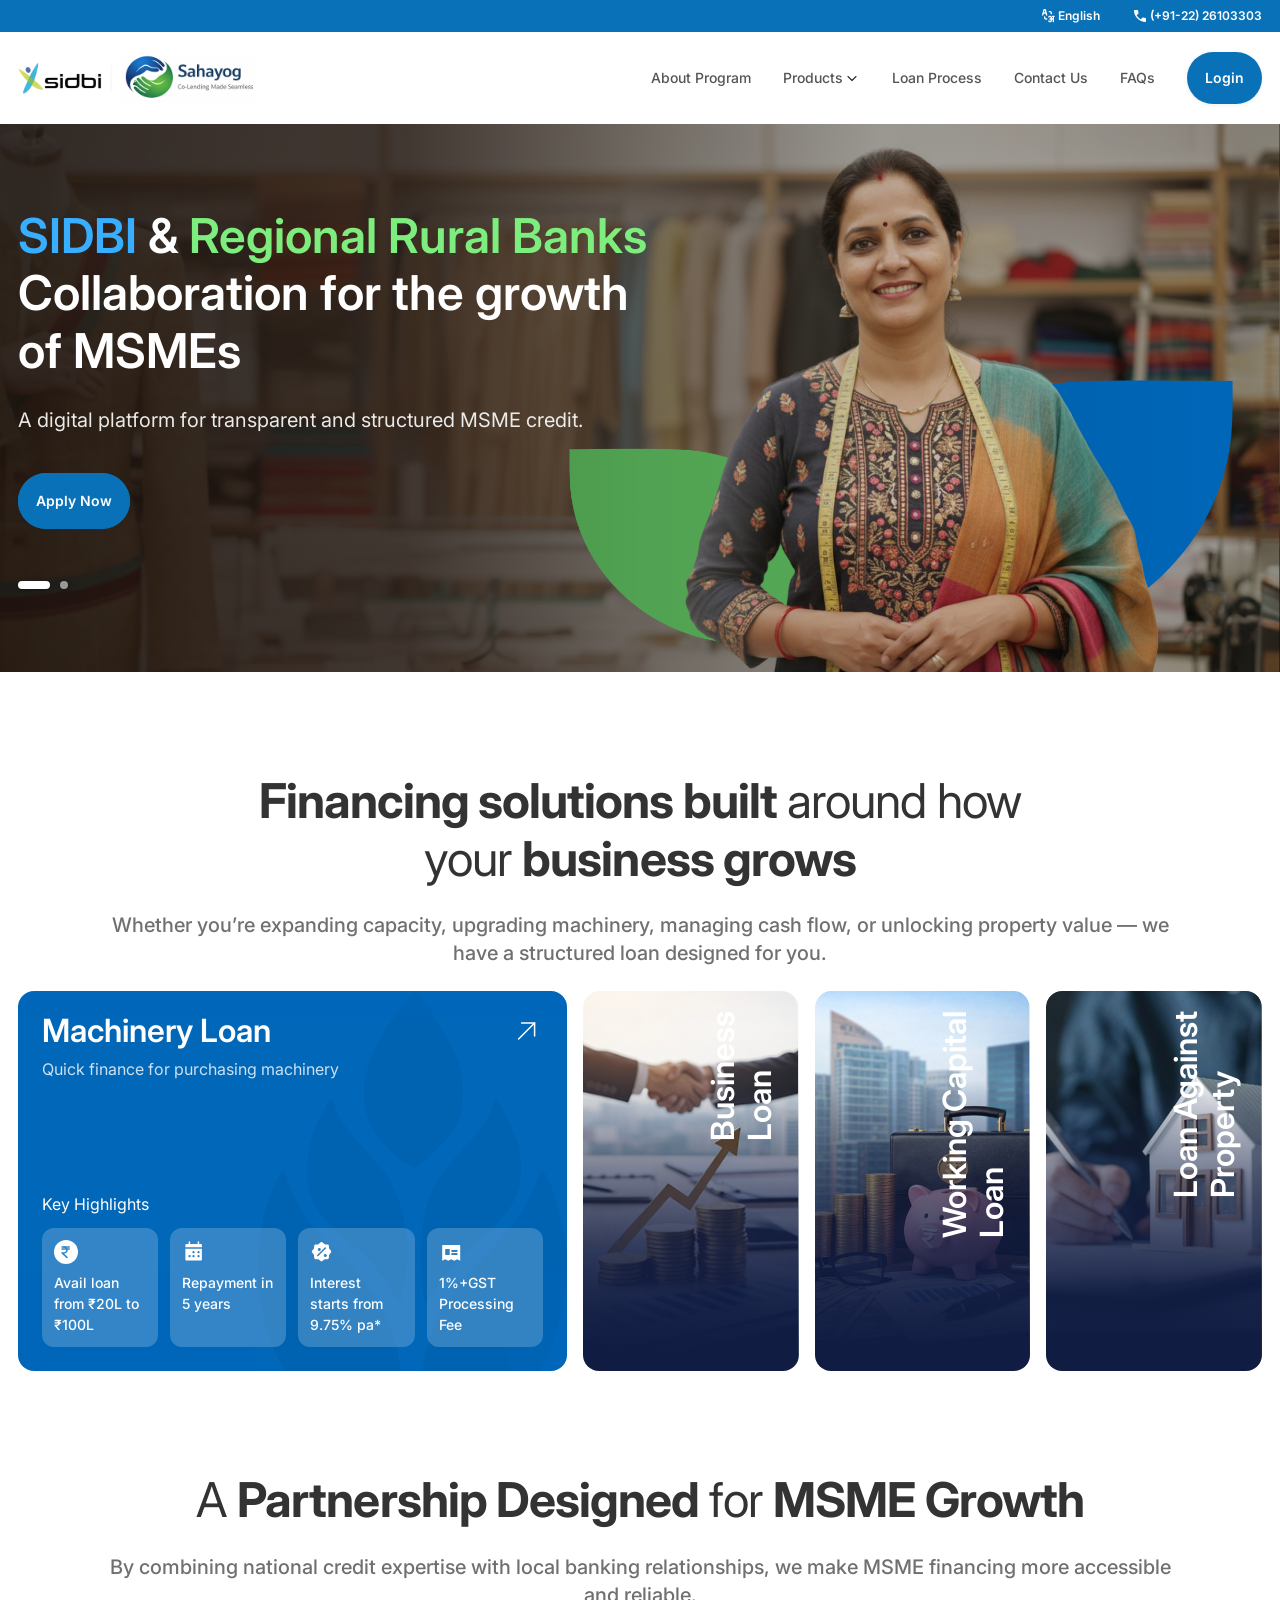
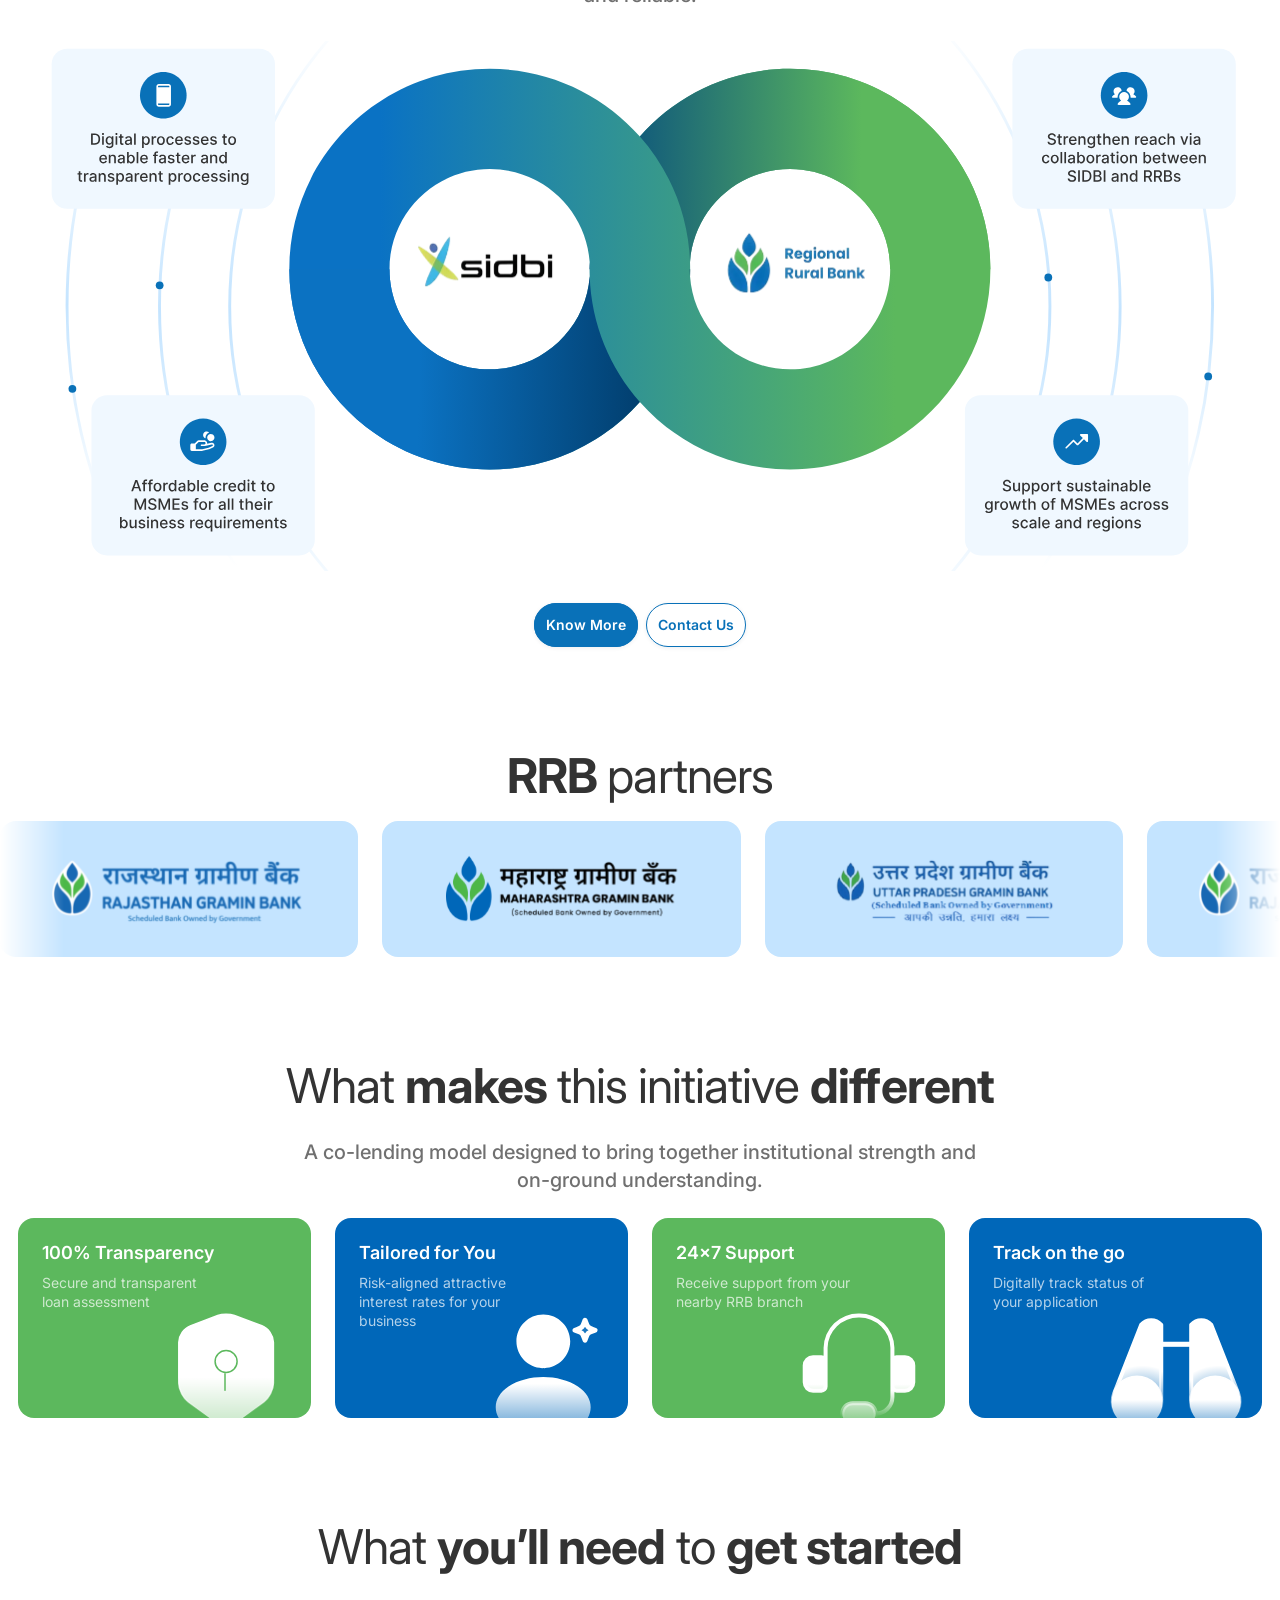
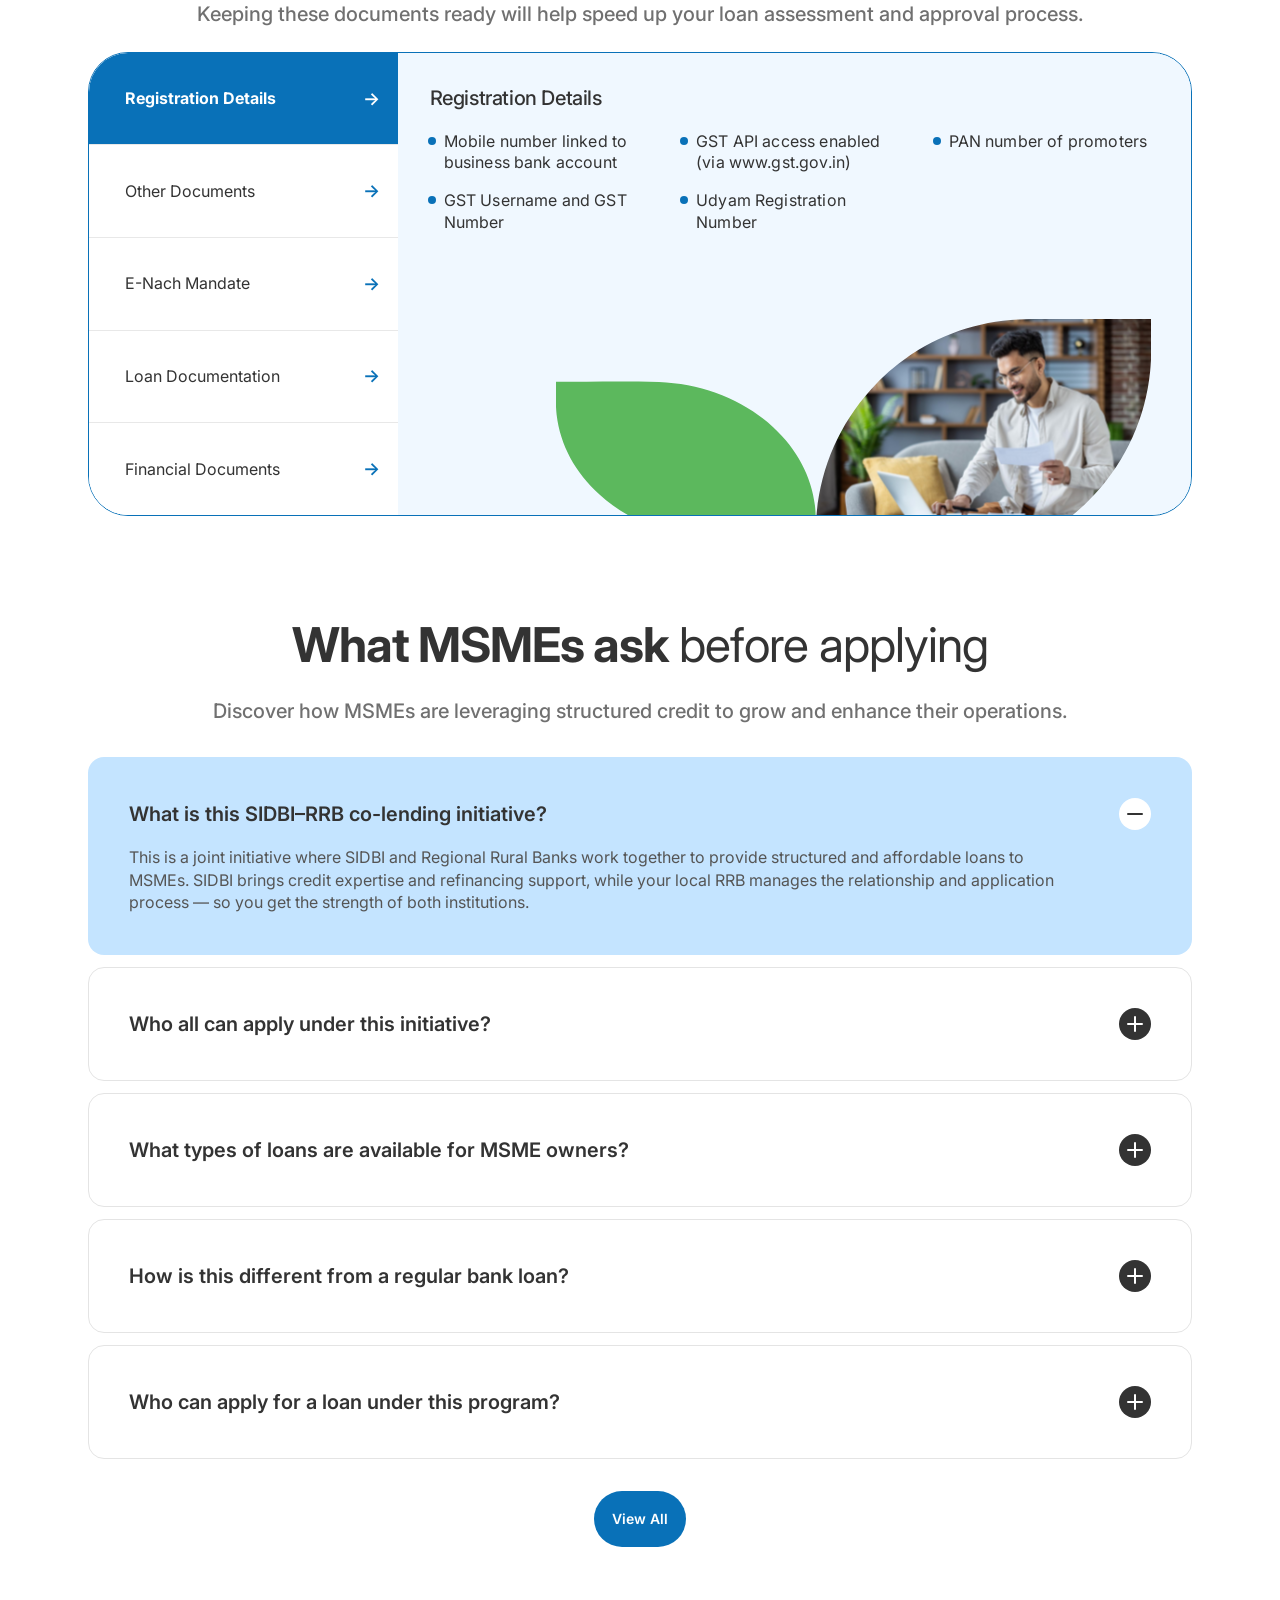
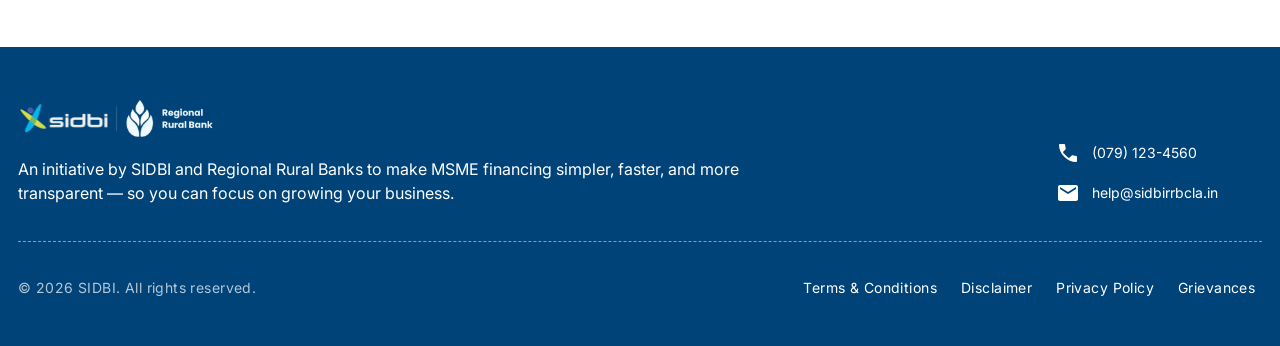
<file: index.html>
<!DOCTYPE html>
<html lang="en">

<head>
  <meta charset="UTF-8" />
  <meta name="viewport" content="width=device-width, initial-scale=1.0" />
  <title>SIDBI & RRB Partnership</title>
  <link rel="stylesheet" href="./assets/index.css" />
  <script src="./assets/common-layout.js" defer></script>
  <script src="./assets/home-hero-carousel.js" defer></script>
</head>

<body>
  <div class="bg-white min-h-screen w-full flex flex-col items-center overflow-x-hidden" data-name="1">
    <div class="bg-white overflow-clip w-full">
      <div id="site-header"></div>

      

      <div class="w-full">
        <section
          class="hero-carousel relative w-full"
          data-hero-carousel
          aria-roledescription="carousel"
          aria-label="Homepage highlights">
          <div class="hero-carousel-viewport relative w-full min-h-[548px]">
            <div class="hero-carousel-slides relative w-full min-h-[548px]">
              <div
                id="hero-slide-0"
                class="hero-carousel-slide hero-carousel-slide--active absolute inset-0 content-stretch flex items-end overflow-hidden w-full min-h-[548px] hero-split hero-split--bg-right"
                style="background-image: url('./assets/new-image/index-banner-1.png'); background-size: cover; background-position: right; background-repeat: no-repeat;"
                data-hero-slide="0"
                role="group"
                aria-roledescription="slide"
                aria-label="1 of 2"
                aria-hidden="false">
                <div
                  class="absolute inset-0 pointer-events-none"
                  style="background: linear-gradient(to right, rgba(0,0,0,0.4), rgba(0,0,0,0.12), transparent);"
                  aria-hidden="true"></div>
                <div
                  class="relative z-[1] content-stretch flex flex-col gap-[40px] items-star max-w-[1440px] mx-auto px-[18px] py-[40px] min-w-0 hero-copy justify-center">
                  <div class="content-stretch flex flex-col gap-[24px] items-start relative shrink-0 w-51/100">
                    <div class="content-stretch flex flex-col gap-[28px] items-start not-italic relative shrink-0 w-full">
                      <p
                        class="hero-title font-['Inter:Semi_Bold',sans-serif] font-semibold leading-[1.2] relative shrink-0 text-white text-[48px] w-full">
                        <span class="text-[#37AEFF]">SIDBI</span> & <span class="text-[#7DEE7E]">Regional Rural Banks</span> Collaboration for the growth of MSMEs
                      </p>
                      <p
                        class="hero-subtitle font-['Inter'] opacity-90 font-normal leading-[1.3] min-w-full relative shrink-0 text-white text-[20px] w-[min-content]">
                        A digital platform for transparent and structured MSME credit.
                      </p>
                    </div>
                  </div>
                  <div class="content-stretch flex flex-col gap-[12px] items-start justify-start relative shrink-0 hero-actions">
                    <a href="#"
                      class="bg-[#0971b8] content-stretch flex gap-[3px] items-center justify-center p-[18px] relative rounded-[100px] shrink-0">
                      <span aria-hidden="true"
                        class="absolute border border-[#0971b8] border-solid inset-0 pointer-events-none rounded-[100px] shadow-[0px_1px_4px_0px_rgba(25,33,61,0.08)]"></span>
                      <span
                        class="font-['Inter:Semi_Bold',sans-serif] font-semibold leading-[20px] not-italic relative shrink-0 text-[14px] text-center text-white whitespace-nowrap">
                        Apply Now
                      </span>
                    </a>
                    <div
                      class="hero-carousel-nav"
                      role="tablist"
                      aria-label="Hero banner slides">
                      <button
                        type="button"
                        class="hero-carousel-indicator is-active"
                        id="hero-tab-0"
                        role="tab"
                        aria-selected="true"
                        aria-controls="hero-slide-0"
                        tabindex="0"
                        data-hero-tab="0">
                        <span class="sr-only">Slide 1</span>
                      </button>
                      <button
                        type="button"
                        class="hero-carousel-indicator"
                        id="hero-tab-1"
                        role="tab"
                        aria-selected="false"
                        aria-controls="hero-slide-1"
                        tabindex="-1"
                        data-hero-tab="1">
                        <span class="sr-only">Slide 2</span>
                      </button>
                    </div>
                  </div>
                </div>
              </div>

              <div
                id="hero-slide-1"
                class="hero-carousel-slide absolute inset-0 content-stretch flex items-end overflow-hidden w-full min-h-[548px] hero-split hero-split--bg-right"
                style="background-image: url('./assets/new-image/index-banner-2.png'); background-size: cover; background-position: right; background-repeat: no-repeat;"
                data-hero-slide="1"
                role="group"
                aria-roledescription="slide"
                aria-label="2 of 2"
                aria-hidden="true">
                <div
                  class="absolute inset-0 pointer-events-none"
                  style="background: linear-gradient(to right, rgba(0,0,0,0.4), rgba(0,0,0,0.12), transparent);"
                  aria-hidden="true"></div>
                <div
                  class="relative z-[1] content-stretch flex flex-col gap-[40px] items-start py-[40px] min-w-0 max-w-[1440px] mx-auto px-[18px] hero-copy justify-center">
                  <div class="content-stretch flex flex-col gap-[24px] items-start relative shrink-0 w-51/100">
                    <div class="content-stretch flex flex-col gap-[28px] items-start not-italic relative shrink-0 w-full">
                      <p
                        class="hero-title font-['Inter:Semi_Bold',sans-serif] font-semibold leading-[1.2] relative shrink-0 text-white text-[48px] w-full">Flexible funding options customized for your business needs.
                      </p>
                      <p
                        class="hero-subtitle font-['Inter'] opacity-90 font-normal leading-[1.3] min-w-full relative shrink-0 text-white text-[20px] w-[min-content]">
                        A structured business finance designed to help MSMEs to invest in assets and manage business needs.
                      </p>
                    </div>
                  </div>
                  <div class="content-stretch flex flex-col gap-[12px] items-start justify-start relative shrink-0 hero-actions">
                    <a href="#"
                      class="bg-[#0971b8] content-stretch flex gap-[3px] items-center justify-center p-[18px] relative rounded-[100px] shrink-0">
                      <span aria-hidden="true"
                        class="absolute border border-[#0971b8] border-solid inset-0 pointer-events-none rounded-[100px] shadow-[0px_1px_4px_0px_rgba(25,33,61,0.08)]"></span>
                      <span
                        class="font-['Inter:Semi_Bold',sans-serif] font-semibold leading-[20px] not-italic relative shrink-0 text-[14px] text-center text-white whitespace-nowrap">
                        Apply Now
                      </span>
                    </a>
                    <div
                      class="hero-carousel-nav"
                      role="tablist"
                      aria-label="Hero banner slides">
                      <button
                        type="button"
                        class="hero-carousel-indicator is-active"
                        role="tab"
                        aria-selected="true"
                        aria-controls="hero-slide-0"
                        tabindex="0"
                        data-hero-tab="0">
                        <span class="sr-only">Slide 1</span>
                      </button>
                      <button
                        type="button"
                        class="hero-carousel-indicator"
                        role="tab"
                        aria-selected="false"
                        aria-controls="hero-slide-1"
                        tabindex="-1"
                        data-hero-tab="1">
                        <span class="sr-only">Slide 2</span>
                      </button>
                    </div>
                  </div>
                </div>
              </div>
            </div>

          </div>
        </section>
      </div>
    </div>
    <div class="w-full mt-[100px]">
      <div class="w-full max-w-[1440px] px-[18px] mx-auto flex flex-col gap-[24px]">
        <div class="flex flex-col gap-[24px] items-center text-center not-italic">
          <p
            class="font-[&#x27;Inter:Semi_Bold&#x27;,sans-serif] font-semibold leading-[1.2] text-[#333] text-[48px] tracking-[-0.96px] max-w-[1066px]">
            <span class="font-[&#x27;Inter:Bold&#x27;,sans-serif] font-bold">Financing solutions built</span>
            <span class="font-[&#x27;Inter:Regular&#x27;,sans-serif] font-normal"> around how <br /> your </span>
            <span class="font-[&#x27;Inter:Bold&#x27;,sans-serif] font-bold">business grows</span>
          </p>
          <p
            class="font-[&#x27;Inter:Medium&#x27;,sans-serif] font-medium leading-[1.4] text-[#707070] text-[20px] max-w-[1066px]">
            Whether you’re expanding capacity, upgrading machinery, managing cash flow, or unlocking property value —
            we have a structured loan designed for you.
          </p>
        </div>

        <div class="loan-products-grid">
          <article class="loan-main-card" data-loan-link="./machine-loans.html" data-loan-title="Machinery Loan"
            data-loan-subtitle="Quick finance for purchasing machinery"
            data-loan-avail="Avail loan from ₹20L to ₹100L">
            <div class="loan-main-card-bg" aria-hidden="true"></div>
            <p class="loan-main-collapsed-label">Machinery <br />Loan</p>
            <div class="loan-main-card-content">
              <div class="flex items-start justify-between gap-[16px]">
                <div>
                  <p
                    class="loan-main-title font-[&#x27;Inter:Semi_Bold&#x27;,sans-serif] font-semibold leading-none text-[48px] text-white">
                    Machinery Loan</p>
                  <p
                    class="loan-main-subtitle font-[&#x27;Inter:Regular&#x27;,sans-serif] font-normal leading-[normal] text-[36px] text-white opacity-80 mt-[12px] max-w-[620px]">
                    Quick finance for purchasing machinery
                  </p>
                </div>
                <a href="./machine-loans.html" class="loan-main-route size-[32px] shrink-0 mt-[8px]" aria-label="Go to Machinery Loan page">
                  <img src="./assets/images/right-arrow.svg" alt="Arrow Up Right" class="size-[32px]">
                </a>
              </div>

              <div class="mt-[40px]">
                <p
                  class="loan-main-key-title font-[&#x27;Inter:Regular&#x27;,sans-serif] font-normal text-[32px] text-white">
                  Key Highlights</p>
                <div class="loan-main-highlights mt-[12px]">
                  <div class="loan-highlight-item">
                    <img src="./assets/images/loan-1.svg" alt="Money Icon" class="size-[24px]">
                    <p class="font-[&#x27;Inter:Medium&#x27;,sans-serif] font-medium text-[14px] text-white">Avail loan
                      from ₹20L to ₹100L</p>
                  </div>
                  <div class="loan-highlight-item">
                    <img src="./assets/images/loan-2.svg" alt="Calendar Dots" class="size-[24px]">
                    <p class="font-[&#x27;Inter:Medium&#x27;,sans-serif] font-medium text-[14px] text-white">Repayment
                      in 5 years</p>
                  </div>
                  <div class="loan-highlight-item">
                    <img src="./assets/images/loan-3.svg" alt="Seal Percent" class="size-[24px]">
                    <p class="font-[&#x27;Inter:Medium&#x27;,sans-serif] font-medium text-[14px] text-white">Interest
                      starts from 9.75% pa*</p>
                  </div>
                  <div class="loan-highlight-item">
                    <img src="./assets/images/loan-4.svg" alt="Newspaper Clipping" class="size-[24px]">
                    <p class="font-[&#x27;Inter:Medium&#x27;,sans-serif] font-medium text-[14px] text-white">1%+GST
                      Processing Fee</p>
                  </div>
                </div>
              </div>
            </div>
          </article>

          <article class="loan-side-card-new" data-loan-link="./business-loans.html" data-loan-title="Business Loan"
            data-loan-subtitle="Quick business finance for purchasing light assets"
            data-loan-avail="Avail loan from ₹10L to ₹50L"
            style="background-image:linear-gradient(to bottom, rgba(16,28,66,0) 23.511%, #101c42 99.765%), url('./assets/images/business-loan.png');">
            <p>Business <br>Loan</p>
          </article>

          <article class="loan-side-card-new" data-loan-link="./working-capital-term-loan.html"
            data-loan-title="Working Capital Term Loan"
            data-loan-subtitle="Quick working capital finance to MSMEs"
            data-loan-avail="Avail loan from ₹10L to ₹100L"
            style="background-image:linear-gradient(to bottom, rgba(16,28,66,0) 23.511%, #101c42 99.765%), url('./assets/images/working-loan.png');">
            <p>Working Capital <br>Loan</p>
          </article>

          <article class="loan-side-card-new" data-loan-link="./loan-against-property.html" data-loan-title="Loan Against Property"
            data-loan-subtitle="General purpose loan against immovable property"
            data-loan-avail="Avail loan from ₹20L to ₹200L"
            style="background-image:linear-gradient(to bottom, rgba(16,28,66,0) 23.511%, #101c42 99.765%), url('./assets/images/property-loan.png');">
            <p>Loan Against <br>Property</p>
          </article>
        </div>
      </div>
    </div>
    <div class="w-full mt-[100px]">
      <div class="w-full max-w-[1440px] px-[18px] mx-auto flex flex-col gap-[32px] items-center">
        <div class="flex flex-col gap-[24px] items-center text-center not-italic w-full">
          <p
            class="font-[&#x27;Inter:Semi_Bold&#x27;,sans-serif] font-semibold leading-[1.2] text-[#333] text-[48px] tracking-[-0.96px] max-w-[1066px]">
            <span class="font-[&#x27;Inter:Regular&#x27;,sans-serif] font-normal">A </span>
            <span class="font-[&#x27;Inter:Bold&#x27;,sans-serif] font-bold">Partnership Designed</span>
            <span class="font-[&#x27;Inter:Regular&#x27;,sans-serif] font-normal"> for </span>
            <span class="font-[&#x27;Inter:Bold&#x27;,sans-serif] font-bold">MSME Growth</span>
          </p>
          <p
            class="font-[&#x27;Inter:Medium&#x27;,sans-serif] font-medium leading-[1.4] text-[#707070] text-[20px] max-w-[1066px]">
            By combining national credit expertise with local banking relationships, we make MSME financing more
            accessible and reliable.
          </p>
        </div>
        <img src="./assets/images/partnership-sec.svg" alt="MSME Growth" class="w-full h-full object-cover">
        <!-- add button -->
        <div class="flex items-center justify-center gap-[8px] w-full">
          <a href="https://www.sidbi.in/en/" target="_blank"
            class="bg-[#0971b8] flex gap-[3px] items-center justify-center p-[12px] relative rounded-[100px] shrink-0"
            style="text-decoration: none;">
            <div aria-hidden="true"
              class="absolute border border-[#0971b8] border-solid inset-0 pointer-events-none rounded-[100px] shadow-[0px_1px_4px_0px_rgba(25,33,61,0.08)]">
            </div>
            <span
              class="font-[&#x27;Inter:Semi_Bold&#x27;,sans-serif] font-semibold leading-[20px] not-italic relative shrink-0 text-[14px] text-center text-white whitespace-nowrap">
              Know More</span>
          </a>
          <a href="./contact.html"
            class="flex gap-[3px] items-center justify-center p-[12px] relative rounded-[100px] shrink-0"
            style="text-decoration: none;">
            <div aria-hidden="true"
              class="absolute border border-[#0971b8] border-solid inset-0 pointer-events-none rounded-[100px] shadow-[0px_1px_4px_0px_rgba(25,33,61,0.08)]">
            </div>
            <span
              class="font-[&#x27;Inter:Semi_Bold&#x27;,sans-serif] font-semibold leading-[20px] not-italic relative shrink-0 text-[#0971b8] text-[14px] text-center whitespace-nowrap">
              Contact Us</span>
          </a>
        </div>
      </div>
    </div>
    <div class="w-full mt-[100px]">
      <div class="w-full">
        <div class="flex flex-col gap-[16px] items-center">
          <p
            class="font-[&#x27;Inter:Semi_Bold&#x27;,sans-serif] font-semibold leading-[1.2] text-[#333] text-[48px] tracking-[-0.96px] max-w-[1066px] text-center">
            <span class="font-[&#x27;Inter:Bold&#x27;,sans-serif] font-bold">RRB</span>
            <span class="font-[&#x27;Inter:Regular&#x27;,sans-serif] font-normal"> partners</span>
          </p>

          <div class="w-full">
            <div class="rrb-partners-marquee w-full" role="region" aria-label="Partner regional rural banks">
              <div class="rrb-partners-marquee-track">
                <div class="rrb-partners-marquee-group">
                  <div
                    class="rrb-partner-card bg-[#c4e4ff] rounded-[16px] px-[24px] py-[32px] min-h-[135px] flex items-center justify-center">
                    <img src="./assets/images/rajasthan-gramin-bank.svg" alt="Rajasthan Gramin Bank"
                      class="h-[71px] w-auto object-contain max-w-full">
                  </div>
                  <div
                    class="rrb-partner-card bg-[#c4e4ff] rounded-[16px] px-[24px] py-[32px] min-h-[135px] flex items-center justify-center">
                    <img src="./assets/images/maharashtra-gramin-bank.svg" alt="Maharashtra Gramin Bank"
                      class="h-[71px] w-auto object-contain max-w-full">
                  </div>
                  <div
                    class="rrb-partner-card bg-[#c4e4ff] rounded-[16px] px-[24px] py-[32px] min-h-[135px] flex items-center justify-center">
                    <img src="./assets/images/uttar-pradesh-gramin-bank.svg" alt="Uttar Pradesh Gramin Bank"
                      class="h-[71px] w-auto object-contain max-w-full mix-blend-multiply">
                  </div>
                </div>
                <div class="rrb-partners-marquee-group" aria-hidden="true">
                  <div
                    class="rrb-partner-card bg-[#c4e4ff] rounded-[16px] px-[24px] py-[32px] min-h-[135px] flex items-center justify-center">
                    <img src="./assets/images/rajasthan-gramin-bank.svg" alt=""
                      class="h-[71px] w-auto object-contain max-w-full">
                  </div>
                  <div
                    class="rrb-partner-card bg-[#c4e4ff] rounded-[16px] px-[24px] py-[32px] min-h-[135px] flex items-center justify-center">
                    <img src="./assets/images/maharashtra-gramin-bank.svg" alt=""
                      class="h-[71px] w-auto object-contain max-w-full">
                  </div>
                  <div
                    class="rrb-partner-card bg-[#c4e4ff] rounded-[16px] px-[24px] py-[32px] min-h-[135px] flex items-center justify-center">
                    <img src="./assets/images/uttar-pradesh-gramin-bank.svg" alt=""
                      class="h-[71px] w-auto object-contain max-w-full mix-blend-multiply">
                  </div>
                </div>
              </div>
            </div>           
          </div>
        </div>
      </div>
    </div>
    <div class="w-full mt-[100px]">
      <div class="w-full max-w-[1440px] px-[18px] mx-auto flex flex-col gap-[24px] items-center">
        <div class="flex flex-col gap-[24px] items-center text-center not-italic w-full">
          <p
            class="font-[&#x27;Inter:Semi_Bold&#x27;,sans-serif] font-semibold leading-[1.2] text-[#333] text-[48px] tracking-[-0.96px] max-w-[1066px]">
            <span class="font-[&#x27;Inter:Regular&#x27;,sans-serif] font-normal">What </span>
            <span class="font-[&#x27;Inter:Bold&#x27;,sans-serif] font-bold">makes</span>
            <span class="font-[&#x27;Inter:Regular&#x27;,sans-serif] font-normal"> this initiative </span>
            <span class="font-[&#x27;Inter:Bold&#x27;,sans-serif] font-bold">different</span>
          </p>
          <p
            class="font-[&#x27;Inter:Medium&#x27;,sans-serif] font-medium leading-[1.4] text-[#707070] text-[20px] max-w-[1066px]">
            A co-lending
            model designed to bring together institutional strength and <br aria-hidden="true" />on-ground
            understanding.</p>
        </div>
        <div class="initiative-grid initiative-grid--home-features w-full">
          <div class="initiative-card bg-[#5cb85d] rounded-[16px]">
            <div class="initiative-copy">
              <p class="initiative-title">100% Transparency</p>
              <p class="initiative-subtitle">Secure and transparent loan assessment</p>
            </div>
            <div class="initiative-icon-wrap">
              <img src="./assets/images/icon-1.svg" alt="" class="initiative-icon" decoding="async" />
            </div>
          </div>
          <div class="initiative-card bg-[#0067b9] rounded-[16px]">
            <div class="initiative-copy">
              <p class="initiative-title">Tailored for You</p>
              <p class="initiative-subtitle">Risk-aligned attractive interest rates for your business</p>
            </div>
            <div class="initiative-icon-wrap">
              <img src="./assets/images/icon-2.svg" alt="" class="initiative-icon" decoding="async" />
            </div>
          </div>
          <div class="initiative-card bg-[#5cb85d] rounded-[16px]">
            <div class="initiative-copy">
              <p class="initiative-title">24x7 Support</p>
              <p class="initiative-subtitle">Receive support from your nearby RRB branch</p>
            </div>
            <div class="initiative-icon-wrap">
              <img src="./assets/images/icon-3.svg" alt="" class="initiative-icon" decoding="async" />
            </div>
          </div>
          <div class="initiative-card bg-[#0067b9] rounded-[16px]">
            <div class="initiative-copy">
              <p class="initiative-title">Track on the go</p>
              <p class="initiative-subtitle">Digitally track status of your application</p>
            </div>
            <div class="initiative-icon-wrap">
              <img src="./assets/images/icon-4.svg" alt="" class="initiative-icon" decoding="async" />
            </div>
          </div>
        </div>
      </div>
      <div class="w-full mt-[100px]">
        <div class="w-full max-w-[1140px] px-[18px] mx-auto flex flex-col gap-[24px] items-center">
          <div class="flex flex-col gap-[24px] items-center text-center not-italic w-full">
            <p
            class="font-[&#x27;Inter:Semi_Bold&#x27;,sans-serif] font-semibold leading-[1.2] text-[#333] text-[48px] tracking-[-0.96px] max-w-[1066px]">
            <span class="font-[&#x27;Inter:Regular&#x27;,sans-serif] font-normal"> What </span>
            <span class="font-[&#x27;Inter:Bold&#x27;,sans-serif] font-bold"> you’ll need</span>
            <span class="font-[&#x27;Inter:Regular&#x27;,sans-serif] font-normal"> to </span>
            <span class="font-[&#x27;Inter:Bold&#x27;,sans-serif] font-bold">get started</span>
          </p>
           
            <p
              class="font-[&#x27;Inter:Medium&#x27;,sans-serif] font-medium leading-[1.4] text-[#707070] text-[20px] max-w-[1066px]">
              Keeping these documents ready will help speed up your loan assessment and approval process.
            </p>
          </div>
          <div class="docs-tabs-shell" data-docs-tabs>
            <div class="docs-tabs-nav" data-docs-tablist role="tablist" aria-label="Documents needed for loan application">
              <button type="button" class="docs-tabs-nav-item docs-tabs-nav-item--active" role="tab" id="docs-tab-0" aria-selected="true" aria-controls="docsTabsPanel" data-doc-key="registration">
                <span class="docs-tabs-nav-label">Registration Details</span>
                <span class="docs-tabs-nav-arrow" aria-hidden="true">→</span>
              </button>
              <button type="button" class="docs-tabs-nav-item" role="tab" id="docs-tab-1" aria-selected="false" aria-controls="docsTabsPanel" tabindex="-1" data-doc-key="other-docs">
                <span class="docs-tabs-nav-label">Other Documents</span>
                <span class="docs-tabs-nav-arrow" aria-hidden="true">→</span>
              </button>
              <button type="button" class="docs-tabs-nav-item" role="tab" id="docs-tab-2" aria-selected="false" aria-controls="docsTabsPanel" tabindex="-1" data-doc-key="e-nach">
                <span class="docs-tabs-nav-label">E-Nach Mandate</span>
                <span class="docs-tabs-nav-arrow" aria-hidden="true">→</span>
              </button>
              <button type="button" class="docs-tabs-nav-item" role="tab" id="docs-tab-3" aria-selected="false" aria-controls="docsTabsPanel" tabindex="-1" data-doc-key="loan-docs">
                <span class="docs-tabs-nav-label">Loan Documentation</span>
                <span class="docs-tabs-nav-arrow" aria-hidden="true">→</span>
              </button>
              <button type="button" class="docs-tabs-nav-item" role="tab" id="docs-tab-4" aria-selected="false" aria-controls="docsTabsPanel" tabindex="-1" data-doc-key="financial-docs">
                <span class="docs-tabs-nav-label">Financial Documents</span>
                <span class="docs-tabs-nav-arrow" aria-hidden="true">→</span>
              </button>
            </div>
            <div class="docs-tabs-panel-desktop">
              <div class="docs-tabs-panel" id="docsTabsPanel" role="tabpanel" aria-labelledby="docs-tab-0" tabindex="0"></div>
            </div>
          </div>
        </div>
        <div class="w-full mt-[100px]">
          <div class="faq-section w-full max-w-[1140px] px-[18px] mx-auto">
            <div class="faq-heading">
              <p class="font-[&#x27;Inter:Semi_Bold&#x27;,sans-serif] font-semibold leading-[1.2] text-[#333] text-[48px] tracking-[-0.96px] max-w-[1066px]">
                <span class="font-[&#x27;Inter:Bold&#x27;,sans-serif] font-bold">What MSMEs ask</span>
                <span class="font-[&#x27;Inter:Regular&#x27;,sans-serif] font-normal"> before applying</span>
              </p>
              <p class="font-[&#x27;Inter:Medium&#x27;,sans-serif] font-medium leading-[1.4] text-[#707070] text-[20px]">
                Discover how MSMEs are leveraging structured credit to grow and enhance their operations.
              </p>
            </div>

            <div class="faq-list">
              <article class="faq-item faq-item--active" data-faq-key="what-is-initiative">
                <div class="faq-item-body">
                  <div class="faq-item-head">
                    <p class="faq-item-title">What is this SIDBI–RRB co-lending initiative?</p>
                    <img src="./assets/images/minus-icon-black.svg" alt="Collapse" class="size-[32px]">
                  </div>
                  <div class="faq-item-answer">
                    <p class="faq-item-copy">
                      This is a joint initiative where SIDBI and Regional Rural Banks work together to provide
                      structured and affordable loans to MSMEs. SIDBI brings credit expertise and refinancing support,
                      while your local RRB manages the relationship and application process — so you get the strength of
                      both institutions.
                    </p>
                  </div>
                </div>
              </article>

              <article class="faq-item" data-faq-key="who-can-apply-initiative">
                <div class="faq-item-body">
                  <div class="faq-item-head">
                    <p class="faq-item-title">Who all can apply under this initiative?</p>
                    <img src="./assets/images/plus-icon-black.svg" alt="Expand" class="size-[32px]">
                  </div>
                </div>
              </article>

              <article class="faq-item" data-faq-key="loan-types">
                <div class="faq-item-body">
                  <div class="faq-item-head">
                    <p class="faq-item-title">What types of loans are available for MSME owners?</p>
                    <img src="./assets/images/plus-icon-black.svg" alt="Expand" class="size-[32px]">
                  </div>
                </div>
              </article>

              <article class="faq-item" data-faq-key="difference-regular-loan">
                <div class="faq-item-body">
                  <div class="faq-item-head">
                    <p class="faq-item-title">How is this different from a regular bank loan?</p>
                    <img src="./assets/images/plus-icon-black.svg" alt="Expand" class="size-[32px]">
                  </div>
                </div>
              </article>

              <article class="faq-item" data-faq-key="who-can-apply-program">
                <div class="faq-item-body">
                  <div class="faq-item-head">
                    <p class="faq-item-title">Who can apply for a loan under this program?</p>
                    <img src="./assets/images/plus-icon-black.svg" alt="Expand" class="size-[32px]">
                  </div>
                </div>
              </article>
            </div>

            <div class="bg-[#0971b8] flex items-center justify-center p-[18px] rounded-[85.36px]">
              <a href="./faq.html" class="font-[&#x27;Inter:Semi_Bold&#x27;,sans-serif] font-semibold leading-[20px] text-[14px] text-center text-white whitespace-nowrap">
                View All
              </a>
            </div>
          </div>
        </div>
        <div id="site-footer"></div>

      
      </div>
    </div>
<script>
      (function () {
        var grid = document.querySelector(".loan-products-grid");
        if (!grid) return;

        var mainCard = grid.querySelector(".loan-main-card");
        var sideCards = Array.prototype.slice.call(grid.querySelectorAll(".loan-side-card-new"));
        var mainContent = mainCard ? mainCard.querySelector(".loan-main-card-content") : null;

        function clearSideExpansions() {
          sideCards.forEach(function (card) {
            card.classList.remove("side-expanded");
            // remove any cloned content and bg overlay we added
            var clone = card.querySelector(".loan-main-card-content--clone");
            if (clone) clone.remove();
            var bg = card.querySelector(".loan-main-card-bg");
            if (bg) bg.remove();
          });
        }

        function expandSide(card) {
          if (!mainContent || !mainCard) return;
          // collapse primary card
          mainCard.classList.add("collapsed");

          // expand hovered side
          clearSideExpansions();
          card.classList.add("side-expanded");

          // add bg overlay to match main
          var bg = document.createElement("div");
          bg.className = "loan-main-card-bg";
          card.appendChild(bg);

          // clone content into side
          var clone = mainContent.cloneNode(true);
          clone.classList.add("loan-main-card-content--clone");

          // Title and subtitle from hovered card (data attributes)
          var titleNode = clone.querySelector(".loan-main-title");
          var hoveredTitleNode = card.querySelector("p");
          if (titleNode && hoveredTitleNode) {
            titleNode.textContent = card.getAttribute("data-loan-title") || hoveredTitleNode.textContent.replace(/\s+/g, " ").trim();
          }
          var subtitleNode = clone.querySelector(".loan-main-subtitle");
          var sub = card.getAttribute("data-loan-subtitle");
          if (subtitleNode && sub) {
            subtitleNode.textContent = sub;
          }

          var avail = card.getAttribute("data-loan-avail");
          var availNode = clone.querySelector(".loan-highlight-item p");
          if (availNode && avail) {
            availNode.textContent = avail;
          }

          var routeLink = clone.querySelector(".loan-main-route");
          var targetUrl = card.getAttribute("data-loan-link");
          if (routeLink && targetUrl) {
            routeLink.setAttribute("href", targetUrl);
            routeLink.setAttribute("aria-label", "Go to " + (card.getAttribute("data-loan-title") || "loan") + " page");
          }

          card.appendChild(clone);
        }

        function resetAll() {
          // restore main as active
          clearSideExpansions();
          if (mainCard) mainCard.classList.remove("collapsed");
        }

        // Hover/Focus interactions
        sideCards.forEach(function (card) {
          card.addEventListener("mouseenter", function () {
            expandSide(card);
          });
          // keyboard accessibility
          card.setAttribute("tabindex", "0");
          card.addEventListener("focus", function () {
            expandSide(card);
          });
        });

        // Re-open first card immediately when user hovers back to it
        if (mainCard) {
          mainCard.addEventListener("mouseenter", resetAll);
          mainCard.setAttribute("tabindex", "0");
          mainCard.addEventListener("focus", resetAll);
        }

        // leaving the grid resets back to the first (main) card
        grid.addEventListener("mouseleave", resetAll);
        // escape key resets
        document.addEventListener("keydown", function (e) {
          if (e.key === "Escape") resetAll();
        });
      })();

      (function () {
        var shell = document.querySelector("[data-docs-tabs]");
        if (!shell) return;

        var tabs = Array.prototype.slice.call(shell.querySelectorAll('.docs-tabs-nav-item[role="tab"]'));
        var panel = shell.querySelector("#docsTabsPanel");
        var desktopSlot = shell.querySelector(".docs-tabs-panel-desktop");
        var tablistEl = shell.querySelector("[data-docs-tablist]");
        if (!panel || !desktopSlot || tabs.length !== 5) return;

        var leafIcon = "./assets/images/leaf-node.svg";
        var activeIndex = 0;

        var tabKeys = ["registration", "other-docs", "e-nach", "loan-docs", "financial-docs"];

        var docsByKey = {
          registration: {
            title: "Registration Details",
            leaf: "./assets/images/leaf-node.svg",
            row1: [
              "Mobile number linked to business bank account",
              "GST API access enabled (via www.gst.gov.in)",
              "PAN number of promoters"
            ],
            row2: ["GST Username and GST Number", "Udyam Registration Number"]
          },
          "other-docs": {
            title: "Other Documents",
            leaf: "./assets/images/leaf-node.svg",
            row1: [
              "KYC documents of promoters/directors",
              "Address proof of business premises",
              "Constitution documents (Partnership Deed/MOA/AOA)"
            ],
            row2: ["Business vintage proof (if applicable)", "Any additional RRB-specific document"]
          },
          "e-nach": {
            title: "E-Nach Mandate",
            leaf: "./assets/images/leaf-node.svg",
            row1: [
              "Internet banking credentials for business accounts (current/OD/working capital)",
              "Debit card details",
              ""
            ],
            row2: ["", ""]
          },
          "loan-docs": {
            title: "Loan Documentation",
            leaf: "./assets/images/leaf-node.svg",
            row1: ["Aadhaar-linked mobile number of authorized signatory", "Father/Spouse name of authorized signatory", ""],
            row2: ["", ""]
          },
          "financial-docs": {
            title: "Financial Documents",
            leaf: "./assets/images/leaf-node.svg",
            row1: [
              "Bank statement for 1 year (dedicated current banking)",
              "Current account statement for the last 1 year",
              "Unedited PDF only, no scans or modified files"
            ],
            row2: ["JSON files of ITRs for the past 3 years", ""]
          }
        };

        function buildList(itemsList) {
          return itemsList
            .filter(function (item) {
              return item && item.trim() !== "";
            })
            .map(function (item) {
              return '<li><span class="docs-tabs-li-text">' + item + "</span></li>";
            })
            .join("");
        }

        function rowHasContent(row) {
          return (row[0] && row[0].trim()) || (row[1] && row[1].trim());
        }

        function colUl(cell) {
          var inner = buildList([cell]);
          if (!inner) return "";
          return '<ul class="docs-tabs-col">' + inner + "</ul>";
        }

        function renderPanelMarkup(data) {
          var leaf = data.leaf || leafIcon;
          var rowA =
            '<div class="docs-tabs-list-row">' +
            colUl(data.row1[0]) +
            colUl(data.row1[1]) +
            colUl(data.row1[2]) +
            "</div>";
          var rowB = "";
          if (rowHasContent(data.row2)) {
            rowB =
              '<div class="docs-tabs-list-row docs-tabs-list-row--compact">' +
              colUl(data.row2[0]) +
              colUl(data.row2[1]) +
              "</div>";
          }
          return (
            '<h3 class="docs-tabs-panel-title">' +
            data.title +
            "</h3>" +
            '<div class="docs-tabs-panel-body">' +
            rowA +
            rowB +
            "</div>" +
            '<img src="' +
            leaf +
            '" alt="" class="docs-tabs-leaf" />'
          );
        }

        function isMobileView() {
          return window.matchMedia("(max-width: 767px)").matches;
        }

        function syncTablistRole() {
          if (!tablistEl) return;
          if (isMobileView()) {
            tablistEl.setAttribute("role", "presentation");
            tablistEl.removeAttribute("aria-label");
          } else {
            tablistEl.setAttribute("role", "tablist");
            tablistEl.setAttribute("aria-label", "Documents needed for loan application");
          }
        }

        function placePanel() {
          if (!tabs[activeIndex]) return;
          if (isMobileView()) {
            tabs[activeIndex].insertAdjacentElement("afterend", panel);
          } else {
            desktopSlot.appendChild(panel);
          }
          syncTablistRole();
        }

        function setActiveTab(index) {
          activeIndex = index;
          var key = tabKeys[index];
          var data = docsByKey[key];
          if (!data) return;

          tabs.forEach(function (tab, i) {
            var isOn = i === index;
            tab.classList.toggle("docs-tabs-nav-item--active", isOn);
            tab.setAttribute("aria-selected", isOn ? "true" : "false");
            tab.setAttribute("tabindex", isOn ? "0" : "-1");
          });
          panel.setAttribute("aria-labelledby", "docs-tab-" + index);
          panel.innerHTML = renderPanelMarkup(data);
          placePanel();
        }

        tabs.forEach(function (tab, index) {
          tab.addEventListener("click", function () {
            if (activeIndex === index) return;
            setActiveTab(index);
          });
          tab.addEventListener("keydown", function (e) {
            var next = activeIndex;
            if (e.key === "ArrowDown" || e.key === "ArrowRight") {
              e.preventDefault();
              next = (activeIndex + 1) % tabs.length;
            } else if (e.key === "ArrowUp" || e.key === "ArrowLeft") {
              e.preventDefault();
              next = (activeIndex - 1 + tabs.length) % tabs.length;
            } else if (e.key === "Home") {
              e.preventDefault();
              next = 0;
            } else if (e.key === "End") {
              e.preventDefault();
              next = tabs.length - 1;
            } else {
              return;
            }
            tabs[next].focus();
            setActiveTab(next);
          });
        });

        var resizeTimer;
        window.addEventListener("resize", function () {
          clearTimeout(resizeTimer);
          resizeTimer = setTimeout(placePanel, 120);
        });

        setActiveTab(0);
      })();

      (function () {
        var faqList = document.querySelector(".faq-list");
        if (!faqList) return;

        var items = Array.prototype.slice.call(faqList.querySelectorAll(".faq-item"));
        if (!items.length) return;

        var plusIcon = "./assets/images/plus-icon-black.svg";
        var minusIcon = "./assets/images/minus-icon-black.svg";

        var answers = {
          "what-is-initiative": "This is a joint initiative where SIDBI and Regional Rural Banks work together to provide structured and affordable loans to MSMEs. SIDBI brings credit expertise and refinancing support, while your local RRB manages the relationship and application process — so you get the strength of both institutions.",
          "who-can-apply-initiative": "Eligible MSMEs that meet the participating RRB and SIDBI program criteria can apply. Typical checks include business profile, promoter details, repayment capacity, and required registrations.",
          "loan-types": "The program can cover working capital, machinery/equipment finance, business expansion needs, and select secured loan requirements based on business eligibility and lender assessment.",
          "difference-regular-loan": "This co-lending model combines SIDBI’s credit framework with your local RRB’s relationship support, improving access, process clarity, and structured underwriting for MSME borrowers.",
          "who-can-apply-program": "MSME owners operating eligible businesses, with required KYC and business documents, can apply through participating Regional Rural Bank branches under the program."
        };

        function ensureAnswerNode(item) {
          var answerNode = item.querySelector(".faq-item-answer");
          if (!answerNode) {
            answerNode = document.createElement("div");
            answerNode.className = "faq-item-answer";
            var copy = document.createElement("p");
            copy.className = "faq-item-copy";
            answerNode.appendChild(copy);
            var body = item.querySelector(".faq-item-body");
            if (body) body.appendChild(answerNode);
          }
          return answerNode;
        }

        function setItemState(item, isActive) {
          var key = item.getAttribute("data-faq-key");
          var answerText = answers[key] || "";
          var answerNode = ensureAnswerNode(item);
          var copyNode = answerNode.querySelector(".faq-item-copy");
          var iconNode = item.querySelector(".faq-item-head img");

          if (copyNode) copyNode.textContent = answerText;
          item.classList.toggle("faq-item--active", isActive);
          if (iconNode) {
            iconNode.src = isActive ? minusIcon : plusIcon;
            iconNode.alt = isActive ? "Collapse" : "Expand";
          }
        }

        items.forEach(function (item, index) {
          item.setAttribute("tabindex", "0");
          item.addEventListener("click", function () {
            items.forEach(function (itm, i) {
              setItemState(itm, i === index);
            });
          });
          item.addEventListener("keydown", function (e) {
            if (e.key === "Enter" || e.key === " ") {
              e.preventDefault();
              items.forEach(function (itm, i) {
                setItemState(itm, i === index);
              });
            }
          });
        });

        // normalize initial state
        items.forEach(function (item, index) {
          setItemState(item, index === 0);
        });
      })();
    </script>
</body>

</html>
</file>
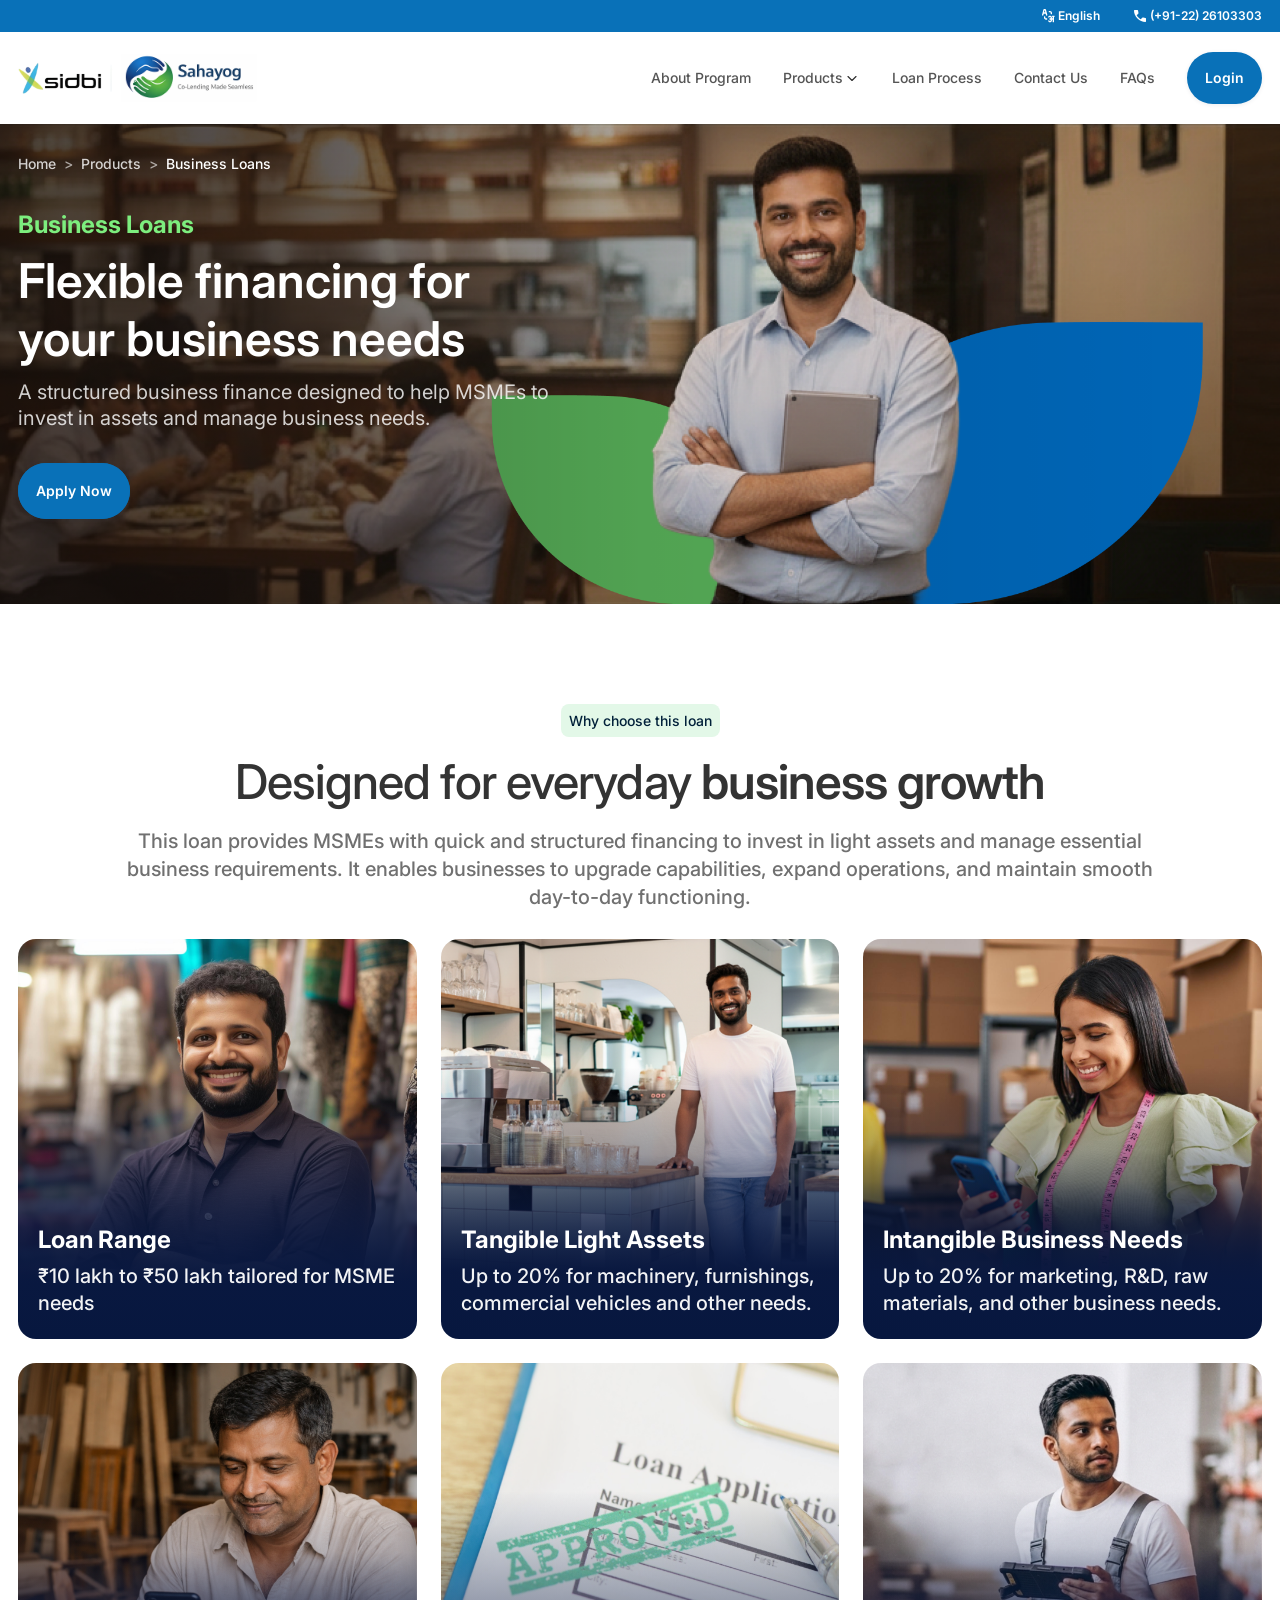
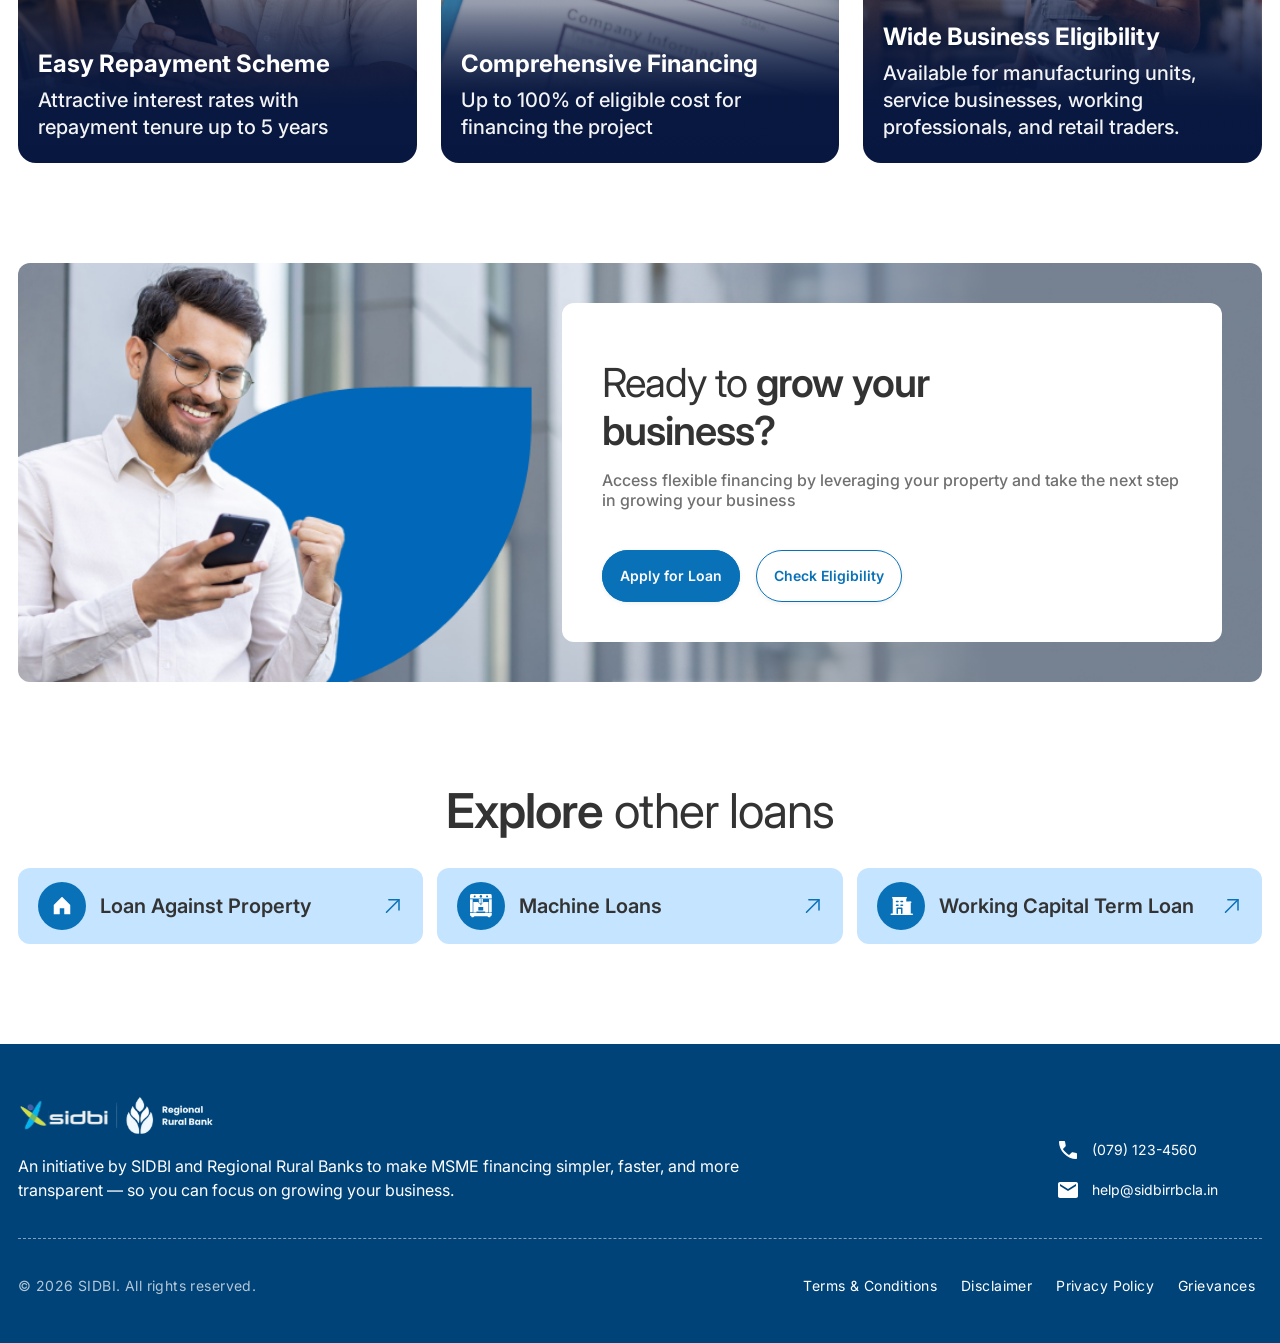
<file: business-loans.html>
<!DOCTYPE html>
<html lang="en">

<head>
  <meta charset="UTF-8" />
  <meta name="viewport" content="width=device-width, initial-scale=1.0" />
  <title>Business Loans | SIDBI & RRB Partnership</title>
  <link rel="stylesheet" href="./assets/index.css" />
  <script src="./assets/common-layout.js" defer></script>
</head>

<body>
  <div class="bg-white min-h-screen w-full flex flex-col items-center overflow-x-hidden">
    <div class="bg-white overflow-clip w-full">
      <div id="site-header"></div>

      <div class="w-full">
        <div
          class="relative content-stretch flex items-end overflow-hidden w-full min-h-[480px] hero-split hero-split--bg-right"
          style="background-image: url('./assets/images/new-loans/business-bg.png'); background-size: cover; background-position: right; background-repeat: no-repeat;">
          <div class="absolute inset-0 pointer-events-none"
            style="background: linear-gradient(to right, rgba(0,0,0,0.4), rgba(0,0,0,0.12), transparent);"
            aria-hidden="true"></div>
          <div
            class="relative z-[1] content-stretch flex flex-col gap-[32px] items-start w-full max-w-[1440px] mx-auto px-[18px] py-[40px] min-w-0 hero-copy justify-center">
            <div class="loans-breadcrumb content-stretch flex items-center gap-[8px]">
              <a href="./index.html"
                class="font-['Inter:Medium',sans-serif] font-medium leading-[20px] text-white text-[14px] whitespace-nowrap opacity-80 hover:opacity-100 transition-opacity">Home</a>
              <p
                class="font-['Inter:Medium',sans-serif] font-medium leading-[20px] text-white text-[14px] whitespace-nowrap opacity-60">
                &gt;
              </p>
              <p
                class="font-['Inter:Medium',sans-serif] font-medium leading-[20px] text-white text-[14px] whitespace-nowrap opacity-80 transition-opacity">
                Products
              </p>
              <p
                class="font-['Inter:Medium',sans-serif] font-medium leading-[20px] text-white text-[14px] whitespace-nowrap opacity-60">
                &gt;
              </p>
              <p
                class="font-['Inter:Medium',sans-serif] font-medium leading-[20px] text-white text-[14px] whitespace-nowrap">
                Business Loans
              </p>
            </div>
            <div class="content-stretch flex flex-col gap-[40px] items-start relative shrink-0">
              
              <div class="flex flex-col gap-[12px]">

                <p class="business-loans-hero-page-title">Business Loans</p>

                <div class="content-stretch flex flex-col gap-[12px] items-start not-italic relative shrink-0 w-full">
                  <p
                    class="hero-title font-['Inter:Semi_Bold',sans-serif] font-semibold leading-[1.2] relative shrink-0 text-white text-[48px] w-full">
                    Flexible financing for <br/>  your business needs
                  </p>
                  <p
                    class="w-full hero-subtitle font-['Inter:Regular',sans-serif] opacity-80 font-normal leading-[1.3] min-w-full relative shrink-0 text-white text-[20px] w-[min-content]">
                    A structured business finance designed to help MSMEs to <br/>invest in assets and manage business needs.
                  </p>
                </div>
              </div>
            </div>

            <div class="content-stretch flex gap-[8px] items-start justify-start relative shrink-0 hero-actions">
              <a href="#"
                class="bg-[#0971b8] content-stretch flex gap-[3px] items-center justify-center p-[18px] relative rounded-[100px] shrink-0">
                <span aria-hidden="true"
                  class="absolute border border-[#0971b8] border-solid inset-0 pointer-events-none rounded-[100px] shadow-[0px_1px_4px_0px_rgba(25,33,61,0.08)]"></span>
                <span
                  class="font-['Inter:Semi_Bold',sans-serif] font-semibold leading-[20px] not-italic relative shrink-0 text-[14px] text-center text-white whitespace-nowrap">
                  Apply Now
                </span>
              </a>
            </div>
          </div>
        </div>
      </div>

      <section class="business-design-section w-full">
        <div class="business-design-shell">
          <div class="business-design-heading">
            <div
              class="bg-[#e3f8e8] content-stretch flex flex-col items-center justify-center p-[8px] relative rounded-[8px] shrink-0">
              <div class="content-stretch flex items-center relative shrink-0">
                <p
                  class="font-['Inter:Medium',sans-serif] font-medium leading-[normal] not-italic relative shrink-0 text-[#002039] text-[14px] whitespace-nowrap">
                  Why choose this loan
                </p>
              </div>
            </div>
            <h2
              class="font-['Inter:Semi_Bold',sans-serif] leading-[1.2] text-[#333] text-[48px] tracking-[-0.96px] max-w-[1066px] text-center">
              Designed for everyday <span class="font-['Inter:Bold',sans-serif] font-semibold">business growth</span>
            </h2>
            <p
              class="font-['Inter:Medium',sans-serif] font-medium leading-[1.4] text-[#707070] text-[20px] max-w-[1066px] text-center">
              This loan provides MSMEs with quick and structured financing to invest in light assets and manage
              essential business requirements. It enables businesses to upgrade capabilities, expand operations, and
              maintain smooth day-to-day functioning.
            </p>
          </div>

          <div class="business-why-figma-grid">
            <article class="business-why-figma-card"
              style="background-image: linear-gradient(180deg, rgba(0, 17, 52, 0) 32%, rgba(7, 23, 63, 0.55) 72%, #07173f 100%), url('./assets/images/new-loans/Loan%20Range.png');">
              <div class="business-why-figma-card-copy">
                <p class="business-why-figma-card-title">Loan Range</p>
                <p class="business-why-figma-card-text">₹10 lakh to ₹50 lakh tailored for MSME needs</p>
              </div>
            </article>

            <article class="business-why-figma-card"
              style="background-image: linear-gradient(180deg, rgba(0, 17, 52, 0) 32%, rgba(7, 23, 63, 0.55) 72%, #07173f 100%), url('./assets/images/new-loans/Tangible%20Light%20Assets.png');">
              <div class="business-why-figma-card-copy">
                <p class="business-why-figma-card-title">Tangible Light Assets</p>
                <p class="business-why-figma-card-text">Up to 20% for machinery, furnishings, commercial vehicles and
                  other needs.</p>
              </div>
            </article>

            <article class="business-why-figma-card"
              style="background-image: linear-gradient(180deg, rgba(0, 17, 52, 0) 32%, rgba(7, 23, 63, 0.55) 72%, #07173f 100%), url('./assets/images/new-loans/Intangible%20Business%20Needs.png');">
              <div class="business-why-figma-card-copy">
                <p class="business-why-figma-card-title">Intangible Business Needs</p>
                <p class="business-why-figma-card-text">Up to 20% for marketing, R&amp;D, raw materials, and other
                  business needs.</p>
              </div>
            </article>

            <article class="business-why-figma-card"
              style="background-image: linear-gradient(180deg, rgba(0, 17, 52, 0) 32%, rgba(7, 23, 63, 0.55) 72%, #07173f 100%), url('./assets/images/new-loans/Easy%20Repayment%20Scheme.png');">
              <div class="business-why-figma-card-copy">
                <p class="business-why-figma-card-title">Easy Repayment Scheme</p>
                <p class="business-why-figma-card-text">Attractive interest rates with repayment tenure up to 5 years
                </p>
              </div>
            </article>

            <article class="business-why-figma-card"
              style="background-image: linear-gradient(180deg, rgba(0, 17, 52, 0) 32%, rgba(7, 23, 63, 0.55) 72%, #07173f 100%), url('./assets/images/new-loans/Comprehensive%20Financing.png');">
              <div class="business-why-figma-card-copy">
                <p class="business-why-figma-card-title">Comprehensive Financing</p>
                <p class="business-why-figma-card-text">Up to 100% of eligible cost for financing the project</p>
              </div>
            </article>

            <article class="business-why-figma-card"
              style="background-image: linear-gradient(180deg, rgba(0, 17, 52, 0) 32%, rgba(7, 23, 63, 0.55) 72%, #07173f 100%), url('./assets/images/new-loans/Wide%20Business%20Eligibility.png');">
              <div class="business-why-figma-card-copy">
                <p class="business-why-figma-card-title">Wide Business Eligibility</p>
                <p class="business-why-figma-card-text">Available for manufacturing units, service businesses, working
                  professionals, and retail traders.</p>
              </div>
            </article>
          </div>
        </div>
      </section>

      <section class="about-apex-section max-w-[1440px] mx-auto px-[18px]">
        <div class="about-apex-inner about-apex-inner-end built-section"
          style="background-image:url('./assets/images/loans/business-grow-bg.png');">
          <article class="about-apex-card">
            <h2
              class="hero-title font-['Inter:Semi_Bold',sans-serif] font-normal leading-[1.2] relative shrink-0 text-[#333] text-[40px] tracking-[-0.96px] w-full mt-[16px]">
              Ready to <span class="font-semibold">grow your <br/>business?</span>
            </h2>
            <p
              class="hero-subtitle font-['Inter:Regular',sans-serif] font-medium leading-[1.3] relative shrink-0 text-[#707070] text-[16px] w-full ">
              Access flexible financing by leveraging your property and take the next step in growing your business
            </p>
            <div class="flex items-center justify-center gap-[16px]">
              <a href="#"
                class="bg-[#0971b8] content-stretch flex gap-[3px] items-center justify-center px-[18px] py-[16px] relative rounded-[100px] shrink-0 mt-[24px]"
                data-name="Primary Button">
                <div aria-hidden="true"
                  class="absolute border border-[#0971b8] border-solid inset-0 pointer-events-none rounded-[100px] shadow-[0px_1px_4px_0px_rgba(25,33,61,0.08)]">
                </div>
                <p
                  class="font-['Inter:Semi_Bold',sans-serif] font-semibold leading-[20px] not-italic relative shrink-0 text-[14px] text-center text-white whitespace-nowrap">
                  Apply for Loan
                </p>
              </a>
              <a href="#"
                class="bg-[white] text-[#0971b8] content-stretch flex gap-[3px] items-center justify-center px-[18px] py-[16px] relative rounded-[100px] shrink-0 mt-[24px]"
                data-name="Primary Button">
                <div aria-hidden="true"
                  class="absolute border border-[#0971b8] border-solid inset-0 pointer-events-none rounded-[100px] shadow-[0px_1px_4px_0px_rgba(25,33,61,0.08)]">
                </div>
                <p
                  class="font-['Inter:Semi_Bold',sans-serif] font-semibold leading-[20px] not-italic relative shrink-0 text-[14px] text-center whitespace-nowrap">
                  Check Eligibility
                </p>
              </a>
            </div>
          </article>
        </div>
      </section>

      <section class="explore-loans-section w-full">
        <div class="explore-loans-shell">
          <h2
            class="font-['Inter:Regular',sans-serif] font-normal leading-[1.2] text-[#333] text-[48px] tracking-[-0.96px] text-center">
            <span class="font-['Inter:Semi_Bold',sans-serif] font-semibold">Explore</span> other loans
          </h2>
          <div class="explore-loans-grid">
            <a href="./loan-against-property.html" class="explore-loans-card">
              <span class="explore-loans-card__lead">
                <span class="explore-loans-card__icon" aria-hidden="true">
                  <img src="./assets/new-image/house.svg" width="24" height="24" alt="" />
                </span>
                <span class="explore-loans-card__title">Loan Against Property</span>
              </span>
              <img class="explore-loans-card__arrow" src="./assets/images/loans/arrowUpRight.svg" alt=""
                aria-hidden="true" />
            </a>
            <a href="./machine-loans.html" class="explore-loans-card">
              <span class="explore-loans-card__lead">
                <span class="explore-loans-card__icon" aria-hidden="true">
                  <img src="./assets/new-image/machine.svg" width="24" height="24" alt="" />
                </span>
                <span class="explore-loans-card__title">Machine Loans</span>
              </span>
              <img class="explore-loans-card__arrow" src="./assets/images/loans/arrowUpRight.svg" alt=""
                aria-hidden="true" />
            </a>
            <a href="./working-capital-term-loan.html" class="explore-loans-card">
              <span class="explore-loans-card__lead">
                <span class="explore-loans-card__icon" aria-hidden="true">
                  <img src="./assets/new-image/working.svg" width="24" height="24" alt="" />
                </span>
                <span class="explore-loans-card__title">Working Capital Term Loan</span>
              </span>
              <img class="explore-loans-card__arrow" src="./assets/images/loans/arrowUpRight.svg" alt=""
                aria-hidden="true" />
            </a>
          </div>
        </div>
      </section>

      <div id="site-footer"></div>
    </div>
  </div>
</body>

</html>
</file>
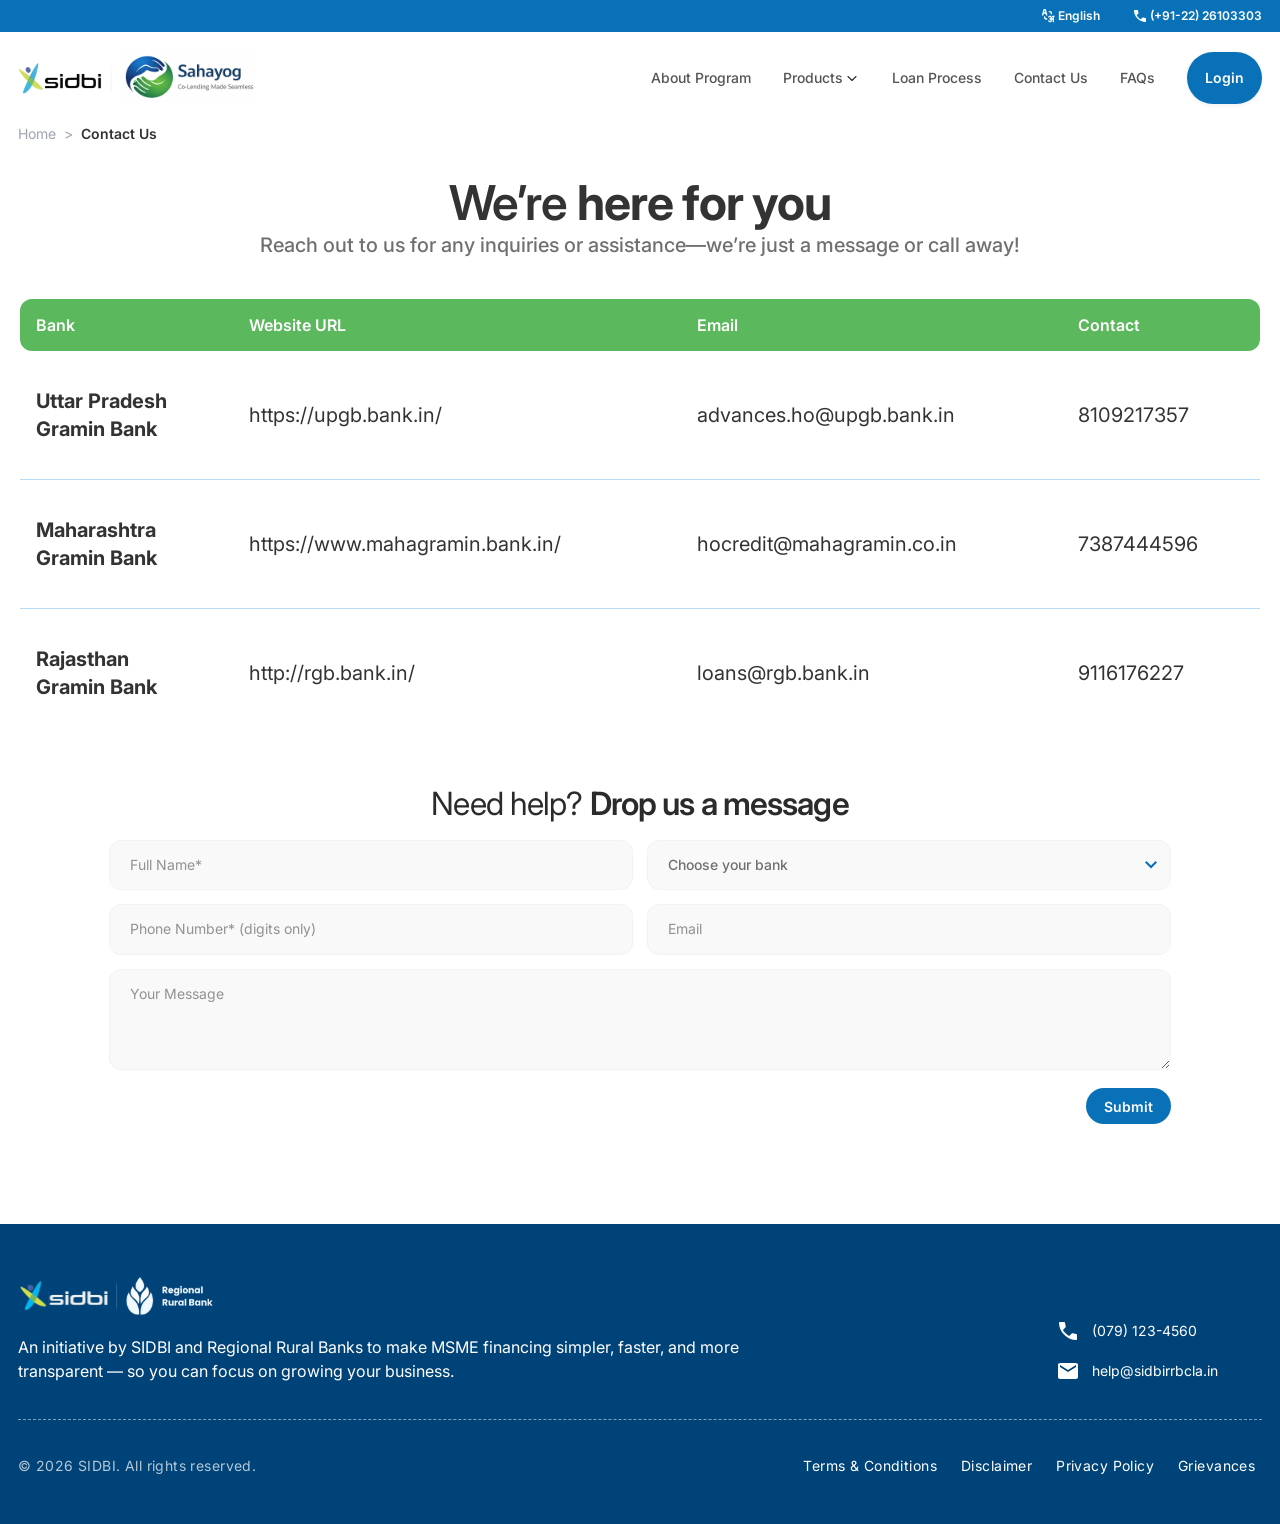
<file: contact.html>
<!DOCTYPE html>
<html lang="en">

<head>
  <meta charset="UTF-8" />
  <meta name="viewport" content="width=device-width, initial-scale=1.0" />
  <title>Contact Us | SIDBI & RRB Partnership</title>
  <link rel="stylesheet" href="./assets/index.css" />
  <script src="./assets/common-layout.js" defer></script>
  <script src="./assets/contact.js" defer></script>
</head>

<body>
  <div class="bg-white min-h-screen w-full flex flex-col items-center overflow-x-hidden" data-name="1">
    <div class="bg-white overflow-clip w-full">
      <div id="site-header"></div>
      <nav class="page-breadcrumb" aria-label="Breadcrumb">
        <div class="about-mission-inner page-breadcrumb__inner">
          <ol class="page-breadcrumb__list">
            <li class="page-breadcrumb__item">
              <a class="page-breadcrumb__link" href="./index.html">Home</a>
            </li>
            <li class="page-breadcrumb__item page-breadcrumb__item--current" aria-current="page">
              Contact Us
            </li>
          </ol>
        </div>
      </nav>



      <!-- title section -->
      <section class="contact-hero">
        <div class="contact-hero-inner">
          <h1
            class="font-[&#x27;Inter:Semi_Bold&#x27;,sans-serif] font-semibold leading-[1.2] text-[#333] text-[48px] tracking-[-0.96px] max-w-[1066px] text-center">
            We’re <span class="font-[&#x27;Inter:Bold&#x27;,sans-serif] font-bold">here for you</span>
          </h1>
          <p
            class="font-[&#x27;Inter:Medium&#x27;,sans-serif] font-medium leading-[1.4] text-[#707070] text-[20px] max-w-[1066px] text-center mt-[8px]">
            Reach out to us for any inquiries or assistance—we’re just a message or call away!
          </p>


        </div>
      </section>

      <section class="contact-message-section">
        <div class="contact-message-inner">
          <div class="contact-banks-wrap">
            <table class="contact-banks-table">
              <thead>
                <tr>
                  <th scope="col">Bank</th>
                  <th scope="col">Website URL</th>
                  <th scope="col">Email</th>
                  <th scope="col">Contact</th>
                </tr>
              </thead>
              <tbody>
                <tr>
                  <th scope="row">Uttar Pradesh<br /> Gramin Bank</th>
                  <td><a href="https://upgb.bank.in/" target="_blank"
                      rel="noopener noreferrer">https://upgb.bank.in/</a></td>
                  <td><a href="mailto:advances.ho@upgb.bank.in">advances.ho@upgb.bank.in</a></td>
                  <td><a href="tel:+918109217357">8109217357</a></td>
                </tr>
                <tr>
                  <th scope="row">Maharashtra<br /> Gramin Bank</th>
                  <td><a href="https://www.mahagramin.bank.in/" target="_blank"
                      rel="noopener noreferrer">https://www.mahagramin.bank.in/</a></td>
                  <td><a href="mailto:hocredit@mahagramin.co.in">hocredit@mahagramin.co.in</a></td>
                  <td><a href="tel:+917387444596">7387444596</a></td>
                </tr>
                <tr>
                  <th scope="row">Rajasthan<br /> Gramin Bank</th>
                  <td><a href="http://rgb.bank.in/" target="_blank" rel="noopener noreferrer">http://rgb.bank.in/</a>
                  </td>
                  <td><a href="mailto:loans@rgb.bank.in">loans@rgb.bank.in</a></td>
                  <td><a href="tel:+919116176227">9116176227</a></td>
                </tr>
              </tbody>
            </table>
          </div>

          <div class="contact-form-panel">
            <h2 class="contact-form-title">Need help? <span>Drop us a message</span></h2>
            <form id="contact-form" class="contact-form-grid" novalidate>
              <div class="contact-form-field">
                <input type="text" name="fullName" id="contact-fullName" placeholder="Full Name*" autocomplete="name"
                  aria-required="true" />
                <span class="contact-field-error" role="alert" hidden></span>
              </div>
              <div class="contact-form-field">
                <div class="contact-select-wrap" id="contact-bank-wrap">
                  <input type="hidden" name="bank" id="contact-bank" value="" />
                  <button type="button" class="contact-combobox-trigger" id="contact-bank-trigger"
                    aria-haspopup="listbox" aria-expanded="false" aria-controls="contact-bank-listbox"
                    aria-required="true">
                    <span class="contact-combobox-label contact-combobox-label--placeholder"
                      id="contact-bank-label">Choose your bank</span>
                  </button>
                  <ul class="contact-combobox-list" id="contact-bank-listbox" role="listbox" hidden>
                    <li class="contact-combobox-option" id="contact-bank-opt-0" role="option"
                      data-value="Uttar Pradesh Gramin Bank" tabindex="-1">Uttar Pradesh Gramin Bank</li>
                    <li class="contact-combobox-option" id="contact-bank-opt-1" role="option"
                      data-value="Maharashtra Gramin Bank" tabindex="-1">Maharashtra Gramin Bank</li>
                    <li class="contact-combobox-option" id="contact-bank-opt-2" role="option"
                      data-value="Rajasthan Gramin Bank" tabindex="-1">Rajasthan Gramin Bank</li>
                  </ul>
                </div>
                <span class="contact-field-error" role="alert" hidden></span>
              </div>
              <div class="contact-form-field">
                <input type="tel" name="phone" id="contact-phone" placeholder="Phone Number* (digits only)"
                  inputmode="numeric" autocomplete="tel-national" maxlength="10" aria-required="true"
                  pattern="[0-9]*" />
                <span class="contact-field-error" role="alert" hidden></span>
              </div>
              <div class="contact-form-field">
                <input type="email" name="email" id="contact-email" placeholder="Email" autocomplete="email" />
                <span class="contact-field-error" role="alert" hidden></span>
              </div>
              <div class="contact-form-field contact-form-field--full">
                <textarea name="message" id="contact-message" rows="4" placeholder="Your Message"
                  autocomplete="off"></textarea>
                <span class="contact-field-error" role="alert" hidden></span>
              </div>
              <div class="contact-form-actions">
                <button type="submit" class="contact-submit-btn">Submit</button>
              </div>
            </form>
          </div>
        </div>
      </section>

      <div id="site-footer"></div>

      <div id="contact-toast" class="contact-toast" role="status" aria-live="polite" hidden></div>
    </div>
  </div>
</body>

</html>
</file>
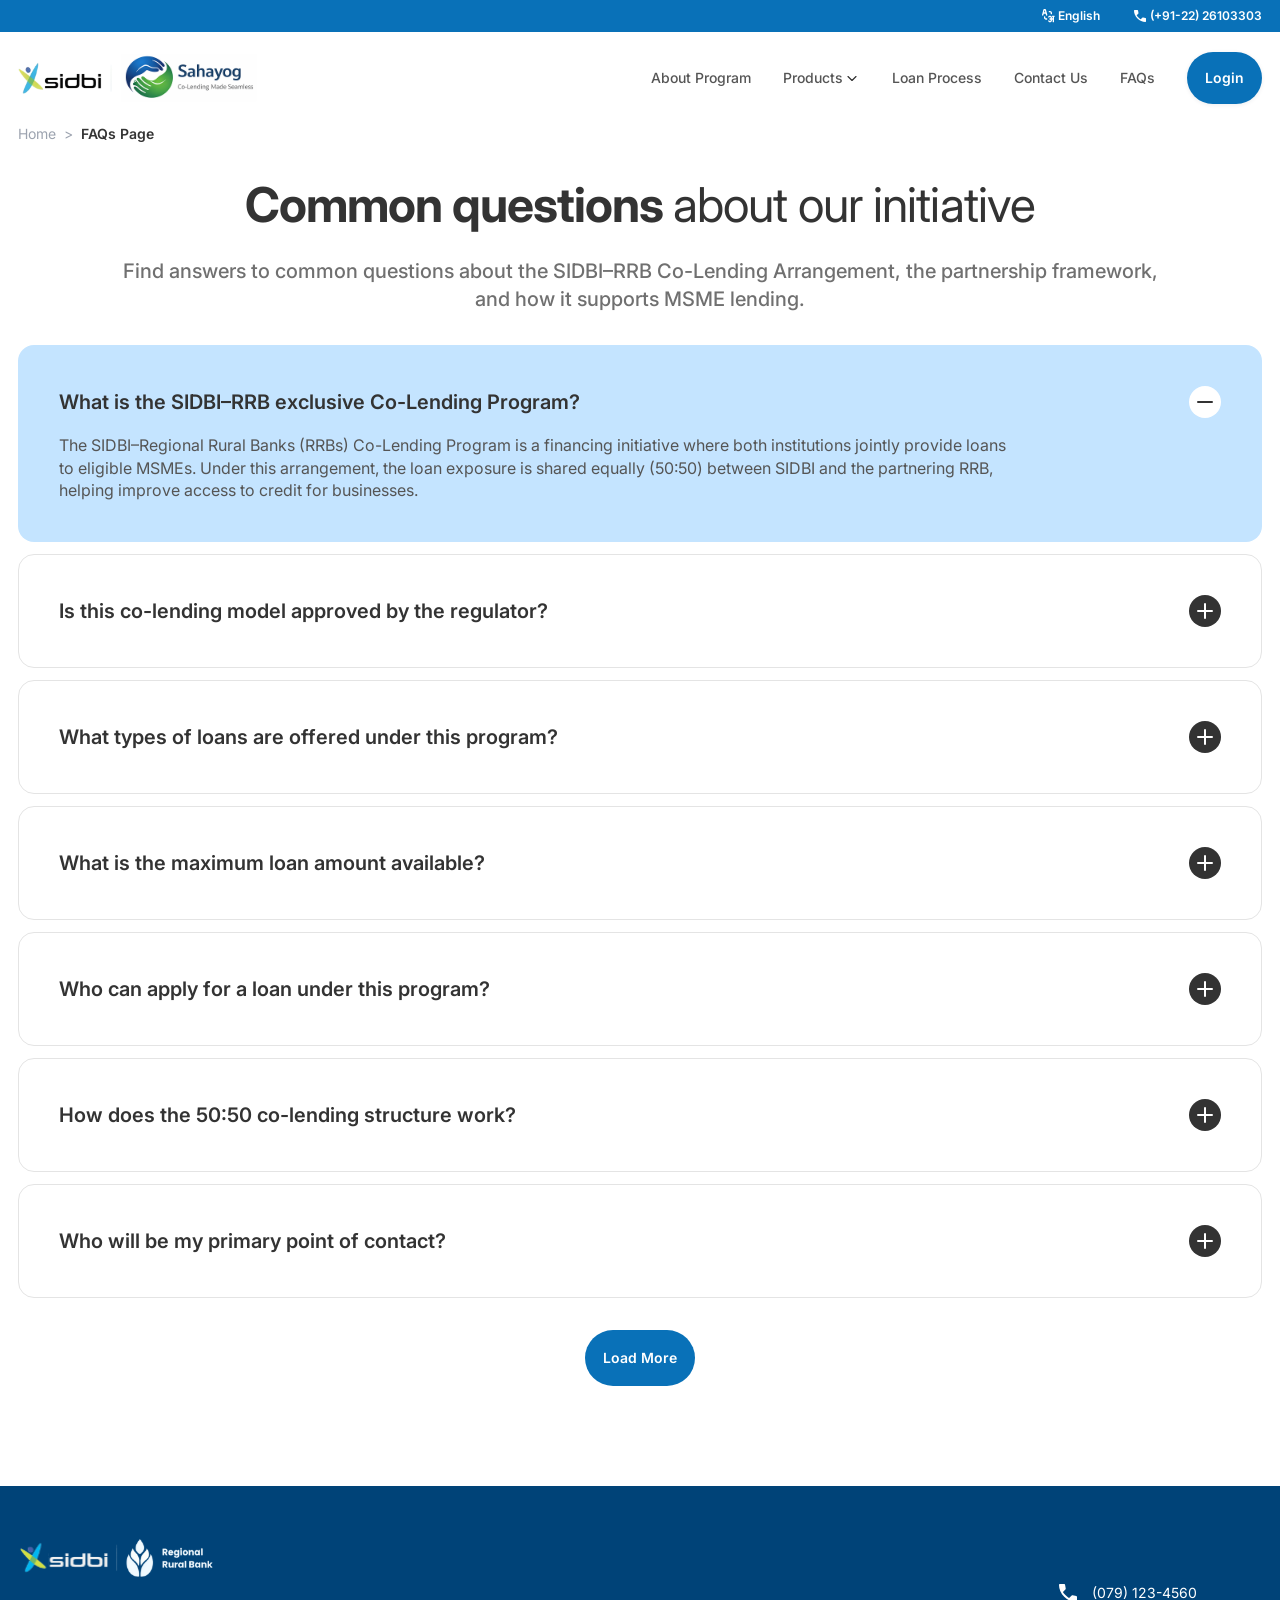
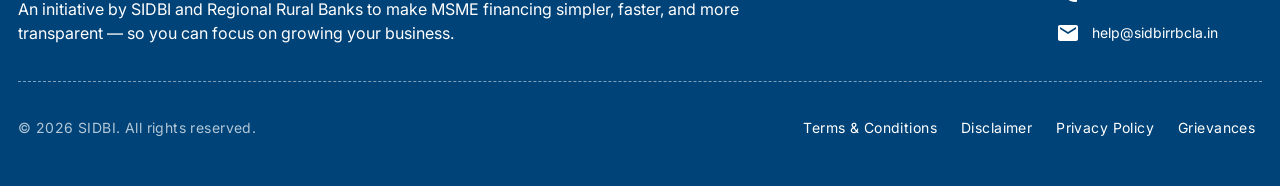
<file: faq.html>
<!DOCTYPE html>
<html lang="en">

<head>
  <meta charset="UTF-8" />
  <meta name="viewport" content="width=device-width, initial-scale=1.0" />
  <title>FAQs | SIDBI & RRB Partnership</title>
  <link rel="stylesheet" href="./assets/index.css" />
  <script src="./assets/common-layout.js" defer></script>
</head>

<body>
  <div class="bg-white min-h-screen w-full flex flex-col items-center overflow-x-hidden" data-name="1">
    <div class="bg-white overflow-clip w-full">
      <div id="site-header"></div>
      <nav class="page-breadcrumb" aria-label="Breadcrumb">
        <div class="about-mission-inner page-breadcrumb__inner">
            <ol class="page-breadcrumb__list">
                <li class="page-breadcrumb__item">
                    <a class="page-breadcrumb__link" href="./index.html">Home</a>
                </li>
                <li class="page-breadcrumb__item page-breadcrumb__item--current" aria-current="page">
                  FAQs Page
                </li>
            </ol>
        </div>
    </nav>
      

      <div class="w-full mt-[32px]">
        <div class="faq-section w-full max-w-[1440px] mx-auto px-[18px]">
          <div class="faq-heading text-center">
            <p class="font-[&#x27;Inter:Semi_Bold&#x27;,sans-serif] font-semibold leading-[1.2] text-[#333] text-[48px] tracking-[-0.96px] max-w-[1066px] mx-auto">
              <span class="font-[&#x27;Inter:Bold&#x27;,sans-serif] font-bold">Common questions</span>
              <span class="font-[&#x27;Inter:Regular&#x27;,sans-serif] font-normal"> about our initiative</span>
            </p>
            <p class="font-[&#x27;Inter:Medium&#x27;,sans-serif] font-medium leading-[1.4] text-[#707070] text-[20px] max-w-[1066px] mx-auto mt-[8px]">
              Find answers to common questions about the SIDBI–RRB Co-Lending Arrangement, the partnership framework,
              and how it supports MSME lending.
            </p>
          </div>

          <div class="faq-list mt-[36px]">
            <article class="faq-item faq-item--active" data-faq-key="sidbi-rrb-exclusive">
              <div class="faq-item-body">
                <div class="faq-item-head">
                  <p class="faq-item-title">What is the SIDBI–RRB exclusive Co-Lending Program?</p>
                  <img src="./assets/images/minus-icon-black.svg" alt="Collapse" class="size-[32px]">
                </div>
                <div class="faq-item-answer">
                  <p class="faq-item-copy">
                    The SIDBI–Regional Rural Banks (RRBs) Co-Lending Program is a financing initiative where both institutions
                    jointly provide loans to eligible MSMEs. Under this arrangement, the loan exposure is shared equally (50:50)
                    between SIDBI and the partnering RRB, helping improve access to credit for businesses.
                  </p>
                </div>
              </div>
            </article>

            <article class="faq-item" data-faq-key="regulator-approval">
              <div class="faq-item-body">
                <div class="faq-item-head">
                  <p class="faq-item-title">Is this co-lending model approved by the regulator?</p>
                  <img src="./assets/images/plus-icon-black.svg" alt="Expand" class="size-[32px]">
                </div>
              </div>
            </article>

            <article class="faq-item" data-faq-key="loan-types-program">
              <div class="faq-item-body">
                <div class="faq-item-head">
                  <p class="faq-item-title">What types of loans are offered under this program?</p>
                  <img src="./assets/images/plus-icon-black.svg" alt="Expand" class="size-[32px]">
                </div>
              </div>
            </article>

            <article class="faq-item" data-faq-key="maximum-loan-amount">
              <div class="faq-item-body">
                <div class="faq-item-head">
                  <p class="faq-item-title">What is the maximum loan amount available?</p>
                  <img src="./assets/images/plus-icon-black.svg" alt="Expand" class="size-[32px]">
                </div>
              </div>
            </article>

            <article class="faq-item" data-faq-key="who-can-apply">
              <div class="faq-item-body">
                <div class="faq-item-head">
                  <p class="faq-item-title">Who can apply for a loan under this program?</p>
                  <img src="./assets/images/plus-icon-black.svg" alt="Expand" class="size-[32px]">
                </div>
              </div>
            </article>

            <article class="faq-item" data-faq-key="how-co-lending-works">
              <div class="faq-item-body">
                <div class="faq-item-head">
                  <p class="faq-item-title">How does the 50:50 co-lending structure work?</p>
                  <img src="./assets/images/plus-icon-black.svg" alt="Expand" class="size-[32px]">
                </div>
              </div>
            </article>

            <article class="faq-item" data-faq-key="primary-contact">
              <div class="faq-item-body">
                <div class="faq-item-head">
                  <p class="faq-item-title">Who will be my primary point of contact?</p>
                  <img src="./assets/images/plus-icon-black.svg" alt="Expand" class="size-[32px]">
                </div>
              </div>
            </article>
          </div>
          <div class="bg-[#0971b8] flex items-center justify-center p-[18px] rounded-[85.36px]">
            <a  class="font-[&#x27;Inter:Semi_Bold&#x27;,sans-serif] font-semibold leading-[20px] text-[14px] text-center text-white whitespace-nowrap">
              Load More
            </a>
          </div>
        </div>
      </div>

      <div id="site-footer"></div>

      
    </div>
  </div>
<script>
    (function () {
      var faqList = document.querySelector(".faq-list");
      if (!faqList) return;

      var items = Array.prototype.slice.call(faqList.querySelectorAll(".faq-item"));
      if (!items.length) return;

      var plusIcon = "./assets/images/plus-icon-black.svg";
      var minusIcon = "./assets/images/minus-icon-black.svg";

      var answers = {
        "sidbi-rrb-exclusive": "The SIDBI–Regional Rural Banks (RRBs) Co-Lending Program is a financing initiative where both institutions jointly provide loans to eligible MSMEs. Under this arrangement, the loan exposure is shared equally (50:50) between SIDBI and the partnering RRB, helping improve access to credit for businesses.",
        "regulator-approval": "Yes. The co-lending framework has been introduced and enabled by the Reserve Bank of India (RBI), allowing regulated financial institutions to jointly fund loans while sharing risks and returns.",
        "loan-types-program": "Typical offerings include Working Capital Loans, Machinery/Equipment Finance, Business Expansion Loans, and select secured products, subject to eligibility and assessment by the partnering RRB and SIDBI.",
        "maximum-loan-amount": "The maximum loan amount depends on product type, business profile, and assessment outcomes. Participating banks may publish product-wise ranges; final eligibility is determined during underwriting.",
        "who-can-apply": "MSME owners operating eligible businesses with the required KYC and business registrations (such as Udyam/GST), and who meet the program’s credit criteria, can apply through participating RRB branches.",
        "how-co-lending-works": "Under the 50:50 structure, both SIDBI and the RRB share the loan exposure equally. The customer interfaces primarily with the RRB, while SIDBI provides co-funding and credit frameworks to strengthen accessibility and process clarity.",
        "primary-contact": "Your primary point of contact will be the partnering Regional Rural Bank branch teams. They will guide you through onboarding, documentation, and application status; SIDBI supports through co-funding and credit policies."
      };

      function ensureAnswerNode(item) {
        var answerNode = item.querySelector(".faq-item-answer");
        if (!answerNode) {
          answerNode = document.createElement("div");
          answerNode.className = "faq-item-answer";
          var copy = document.createElement("p");
          copy.className = "faq-item-copy";
          answerNode.appendChild(copy);
          var body = item.querySelector(".faq-item-body");
          if (body) body.appendChild(answerNode);
        }
        return answerNode;
      }

      function setItemState(item, isActive) {
        var key = item.getAttribute("data-faq-key");
        var answerText = answers[key] || "";
        var answerNode = ensureAnswerNode(item);
        var copyNode = answerNode.querySelector(".faq-item-copy");
        var iconNode = item.querySelector(".faq-item-head img");

        if (copyNode) copyNode.textContent = answerText;
        item.classList.toggle("faq-item--active", isActive);
        if (iconNode) {
          iconNode.src = isActive ? minusIcon : plusIcon;
          iconNode.alt = isActive ? "Collapse" : "Expand";
        }
      }

      items.forEach(function (item, index) {
        item.setAttribute("tabindex", "0");
        item.addEventListener("click", function () {
          items.forEach(function (itm, i) {
            setItemState(itm, i === index);
          });
        });
        item.addEventListener("keydown", function (e) {
          if (e.key === "Enter" || e.key === " ") {
            e.preventDefault();
            items.forEach(function (itm, i) {
              setItemState(itm, i === index);
            });
          }
        });
      });

      items.forEach(function (item, index) {
        setItemState(item, index === 0);
      });
    })();
  </script>
</body>

</html>
</file>
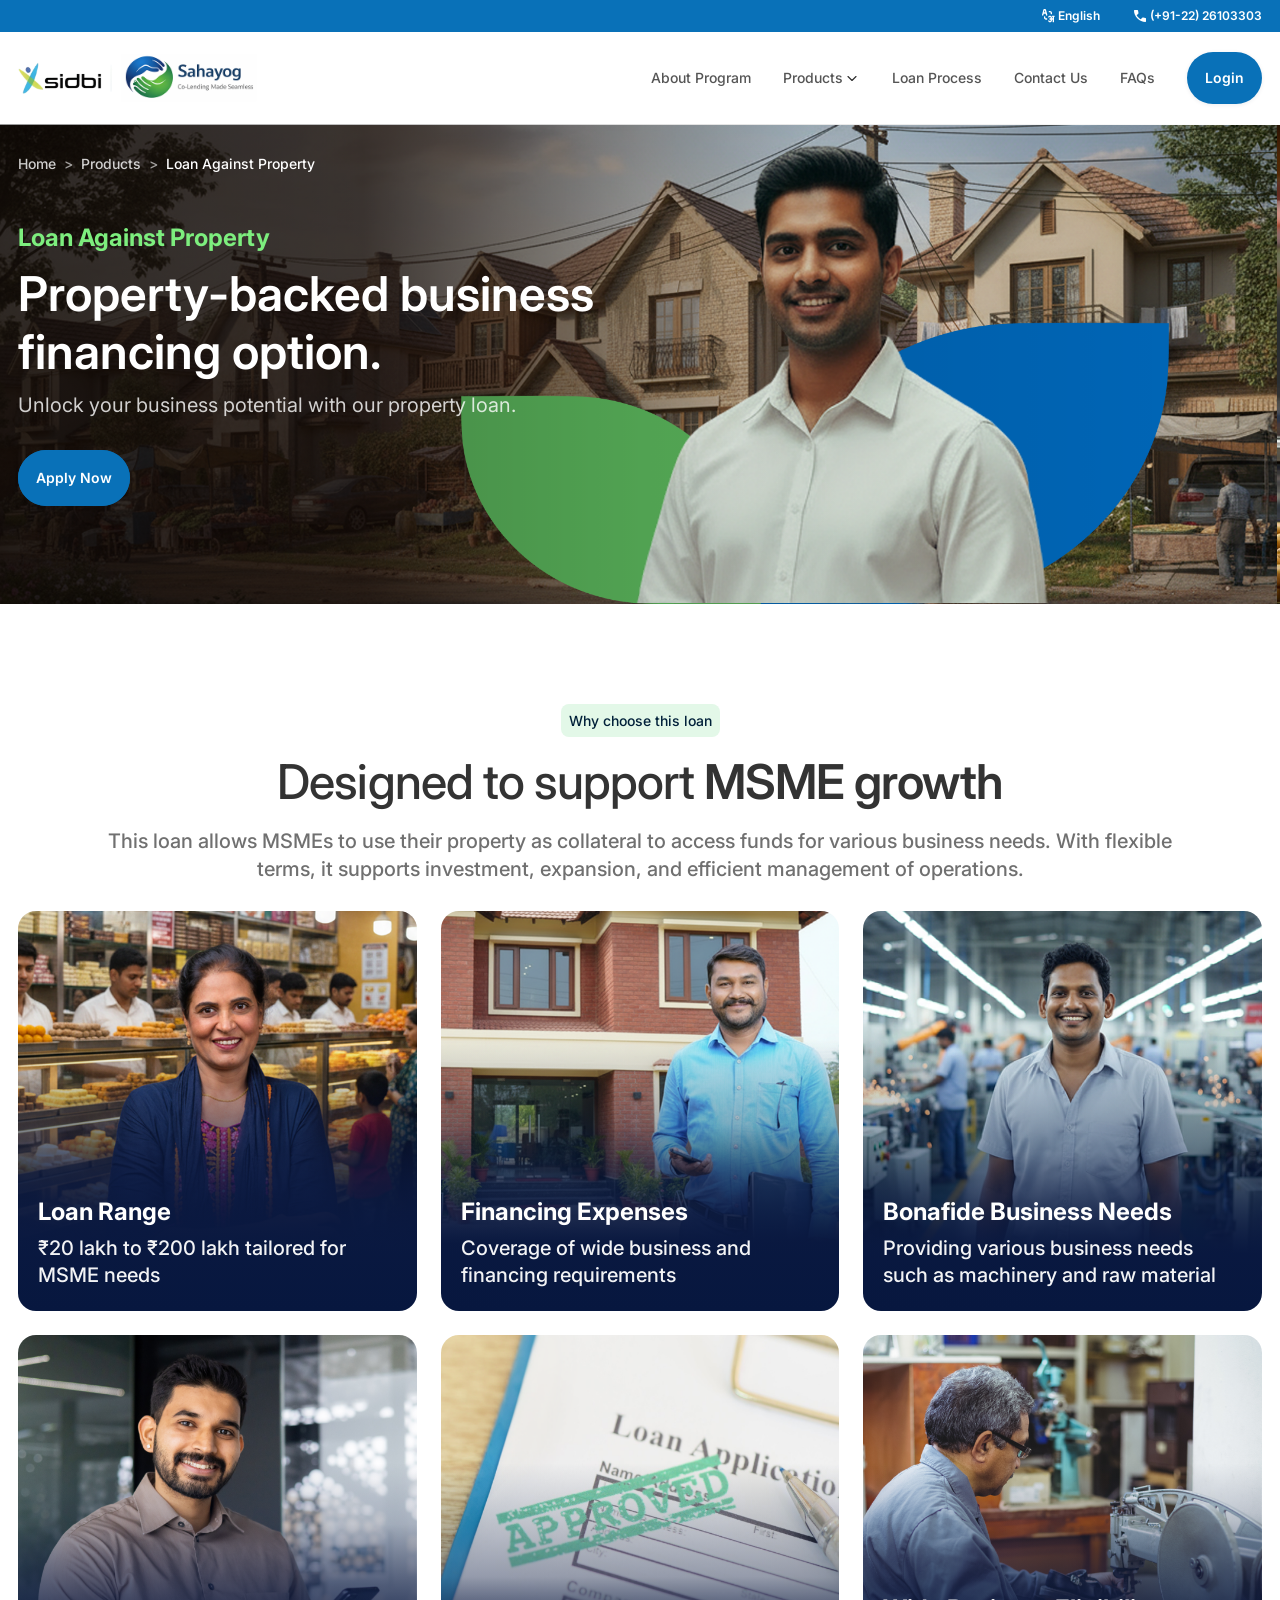
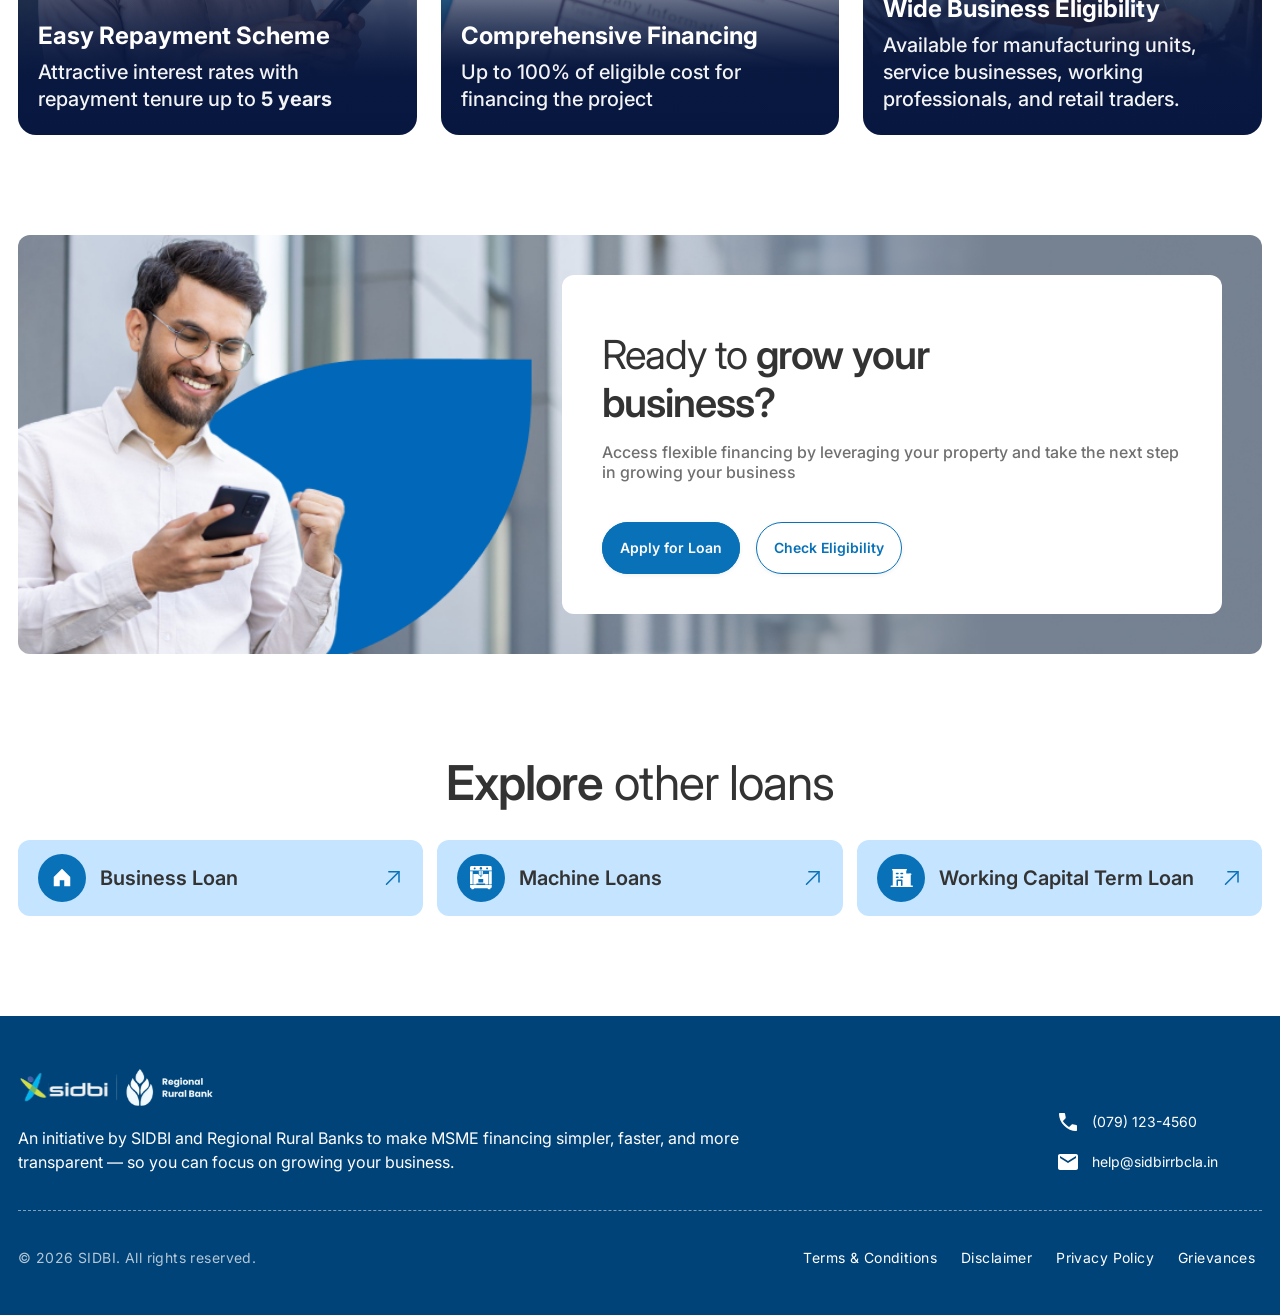
<file: loan-against-property.html>
<!DOCTYPE html>
<html lang="en">

<head>
  <meta charset="UTF-8" />
  <meta name="viewport" content="width=device-width, initial-scale=1.0" />
  <title>Loan Against Property | SIDBI & RRB Partnership</title>
  <link rel="stylesheet" href="./assets/index.css" />
  <script src="./assets/common-layout.js" defer></script>
</head>

<body>
  <div class="bg-white min-h-screen w-full flex flex-col items-center overflow-x-hidden">
    <div class="bg-white overflow-clip w-full">
      <div id="site-header"></div>

      <div class="w-full">
        <div
          class="relative content-stretch flex items-end overflow-hidden w-full min-h-[480px] hero-split hero-split--bg-right"
          style="background-image: url('./assets/new-image/property-loan-bg.png'); background-size: cover; background-position: right; background-repeat: no-repeat;">
          <div class="absolute inset-0 pointer-events-none"
            style="background: linear-gradient(to right, rgba(0,0,0,0.4), rgba(0,0,0,0.12), transparent);"
            aria-hidden="true"></div>
          <div
            class="relative z-[1] content-stretch flex flex-col gap-[32px] items-start w-full max-w-[1440px] mx-auto px-[18px] py-[40px] min-w-0 hero-copy justify-center">
            <div class=" loans-breadcrumb content-stretch flex items-center gap-[8px]">
              <a href="./index.html"
                class="font-['Inter:Medium',sans-serif] font-medium leading-[20px] text-white text-[14px] whitespace-nowrap opacity-80 hover:opacity-100 transition-opacity">Home</a>
              <p
                class="font-['Inter:Medium',sans-serif] font-medium leading-[20px] text-white text-[14px] whitespace-nowrap opacity-60">
                &gt;
              </p>
              <p
                class="font-['Inter:Medium',sans-serif] font-medium leading-[20px] text-white text-[14px] whitespace-nowrap opacity-80 transition-opacity">
                Products
              </p>
              <p
                class="font-['Inter:Medium',sans-serif] font-medium leading-[20px] text-white text-[14px] whitespace-nowrap opacity-60">
                &gt;
              </p>
              <p
                class="font-['Inter:Medium',sans-serif] font-medium leading-[20px] text-white text-[14px] whitespace-nowrap">
                Loan Against Property
              </p>
            </div>
            <div class="content-stretch flex flex-col gap-[40px] items-start relative shrink-0">
              
              <div class="flex flex-col gap-[12px]">
                <p class="property-loan-hero-page-title">Loan Against Property</p>

                <div class="content-stretch flex flex-col gap-[12px] items-start not-italic relative shrink-0 w-full">
                  <p
                    class="hero-title font-['Inter:Semi_Bold',sans-serif] font-semibold leading-[1.2] relative shrink-0 text-white text-[48px] w-full">
                    Property-backed business <br/>financing option.
                  </p>
                  <p
                    class="hero-subtitle font-['Inter:Regular',sans-serif] opacity-80 font-normal leading-[1.3] min-w-full relative shrink-0 text-white text-[20px] w-[min-content]">
                    Unlock your business potential with our property loan.
                  </p>
                </div>
              </div>
            </div>

            <div class="content-stretch flex gap-[8px] items-start justify-start relative shrink-0 hero-actions">
              <a href="#"
                class="bg-[#0971b8] content-stretch flex gap-[3px] items-center justify-center p-[18px] relative rounded-[100px] shrink-0">
                <span aria-hidden="true"
                  class="absolute border border-[#0971b8] border-solid inset-0 pointer-events-none rounded-[100px] shadow-[0px_1px_4px_0px_rgba(25,33,61,0.08)]"></span>
                <span
                  class="font-['Inter:Semi_Bold',sans-serif] font-semibold leading-[20px] not-italic relative shrink-0 text-[14px] text-center text-white whitespace-nowrap">
                  Apply Now
                </span>
              </a>
            </div>
          </div>
        </div>
      </div>

      <section class="business-design-section w-full">
        <div class="business-design-shell">
          <div class="business-design-heading">
            <div
              class="bg-[#e3f8e8] content-stretch flex flex-col items-center justify-center p-[8px] relative rounded-[8px] shrink-0">
              <div class="content-stretch flex items-center relative shrink-0">
                <p
                  class="font-['Inter:Medium',sans-serif] font-medium leading-[normal] not-italic relative shrink-0 text-[#002039] text-[14px] whitespace-nowrap">
                  Why choose this loan
                </p>
              </div>
            </div>
            <h2
              class="font-['Inter:Semi_Bold',sans-serif] leading-[1.2] text-[#333] text-[48px] tracking-[-0.96px] max-w-[1066px] text-center">
              Designed to support <span class="font-['Inter:Bold',sans-serif] font-semibold">MSME growth</span>
            </h2>
            <p
              class="font-['Inter:Medium',sans-serif] font-medium leading-[1.4] text-[#707070] text-[20px] max-w-[1066px] text-center">
              This loan allows MSMEs to use their property as collateral to access funds for various business needs.
              With flexible terms, it supports investment, expansion, and efficient management of operations.
            </p>
          </div>

          <div class="business-why-figma-grid">
            <article class="business-why-figma-card"
              style="background-image: linear-gradient(180deg, rgba(0, 17, 52, 0) 32%, rgba(7, 23, 63, 0.55) 72%, #07173f 100%), url('./assets/images/new-loans/property-loan/Loan%20Range.png');">
              <div class="business-why-figma-card-copy">
                <p class="business-why-figma-card-title">Loan Range</p>
                <p class="business-why-figma-card-text">₹20 lakh to ₹200 lakh tailored for MSME needs</p>
              </div>
            </article>

            <article class="business-why-figma-card"
              style="background-image: linear-gradient(180deg, rgba(0, 17, 52, 0) 32%, rgba(7, 23, 63, 0.55) 72%, #07173f 100%), url('./assets/images/new-loans/property-loan/Financing%20Expenses.png');">
              <div class="business-why-figma-card-copy">
                <p class="business-why-figma-card-title">Financing Expenses</p>
                <p class="business-why-figma-card-text">Coverage of wide business and financing requirements</p>
              </div>
            </article>

            <article class="business-why-figma-card"
              style="background-image: linear-gradient(180deg, rgba(0, 17, 52, 0) 32%, rgba(7, 23, 63, 0.55) 72%, #07173f 100%), url('./assets/images/new-loans/property-loan/Bonafide%20Business%20Needs.png');">
              <div class="business-why-figma-card-copy">
                <p class="business-why-figma-card-title">Bonafide Business Needs</p>
                <p class="business-why-figma-card-text">Providing various business needs such as machinery and raw material</p>
              </div>
            </article>

            <article class="business-why-figma-card"
              style="background-image: linear-gradient(180deg, rgba(0, 17, 52, 0) 32%, rgba(7, 23, 63, 0.55) 72%, #07173f 100%), url('./assets/images/new-loans/property-loan/Easy%20Repayment%20Scheme.png');">
              <div class="business-why-figma-card-copy">
                <p class="business-why-figma-card-title">Easy Repayment Scheme</p>
                <p class="business-why-figma-card-text">Attractive interest rates with repayment tenure up to <strong>5 years</strong></p>
              </div>
            </article>

            <article class="business-why-figma-card"
              style="background-image: linear-gradient(180deg, rgba(0, 17, 52, 0) 32%, rgba(7, 23, 63, 0.55) 72%, #07173f 100%), url('./assets/images/new-loans/property-loan/Comprehensive%20Financing.png');">
              <div class="business-why-figma-card-copy">
                <p class="business-why-figma-card-title">Comprehensive Financing</p>
                <p class="business-why-figma-card-text">Up to 100% of eligible cost for financing the project</p>
              </div>
            </article>

            <article class="business-why-figma-card"
              style="background-image: linear-gradient(180deg, rgba(0, 17, 52, 0) 32%, rgba(7, 23, 63, 0.55) 72%, #07173f 100%), url('./assets/images/new-loans/property-loan/Wide%20Business%20Eligibility.png');">
              <div class="business-why-figma-card-copy">
                <p class="business-why-figma-card-title">Wide Business Eligibility</p>
                <p class="business-why-figma-card-text">Available for manufacturing units, service businesses, working professionals, and retail traders.</p>
              </div>
            </article>
          </div>
        </div>
      </section>



      <section class="about-apex-section max-w-[1440px] mx-auto px-[18px]">
        <div class="about-apex-inner about-apex-inner-end built-section"
          style="background-image:url('./assets/images/loans/business-grow-bg.png');">
          <article class="about-apex-card">
            <h2
              class="hero-title font-['Inter:Semi_Bold',sans-serif] font-normal leading-[1.2] relative shrink-0 text-[#333] text-[40px] tracking-[-0.96px] w-full mt-[16px]">
              Ready to <span class="font-semibold">grow your <br/>business?</span>
            </h2>
            <p
              class="hero-subtitle font-['Inter:Regular',sans-serif] font-medium leading-[1.3] relative shrink-0 text-[#707070] text-[16px] w-full ">
              Access flexible financing by leveraging your property and take the next step in growing your business
            </p>
            <div class="flex items-center justify-center gap-[16px]">
              <a href="#"
                class="bg-[#0971b8] content-stretch flex gap-[3px] items-center justify-center px-[18px] py-[16px] relative rounded-[100px] shrink-0 mt-[24px]"
                data-name="Primary Button">
                <div aria-hidden="true"
                  class="absolute border border-[#0971b8] border-solid inset-0 pointer-events-none rounded-[100px] shadow-[0px_1px_4px_0px_rgba(25,33,61,0.08)]">
                </div>
                <p
                  class="font-['Inter:Semi_Bold',sans-serif] font-semibold leading-[20px] not-italic relative shrink-0 text-[14px] text-center text-white whitespace-nowrap">
                  Apply for Loan
                </p>
              </a>
              <a href="#"
                class="bg-[white] text-[#0971b8] content-stretch flex gap-[3px] items-center justify-center px-[18px] py-[16px] relative rounded-[100px] shrink-0 mt-[24px]"
                data-name="Primary Button">
                <div aria-hidden="true"
                  class="absolute border border-[#0971b8] border-solid inset-0 pointer-events-none rounded-[100px] shadow-[0px_1px_4px_0px_rgba(25,33,61,0.08)]">
                </div>
                <p
                  class="font-['Inter:Semi_Bold',sans-serif] font-semibold leading-[20px] not-italic relative shrink-0 text-[14px] text-center whitespace-nowrap">
                  Check Eligibility
                </p>
              </a>
            </div>
          </article>
        </div>
      </section>

      <section class="explore-loans-section w-full">
        <div class="explore-loans-shell">
          <h2
            class="font-['Inter:Regular',sans-serif] font-normal leading-[1.2] text-[#333] text-[48px] tracking-[-0.96px] text-center">
            <span class="font-['Inter:Semi_Bold',sans-serif] font-semibold">Explore</span> other loans
          </h2>
          <div class="explore-loans-grid">
            <a href="./business-loans.html" class="explore-loans-card">
              <span class="explore-loans-card__lead">
                <span class="explore-loans-card__icon" aria-hidden="true">
                  <img src="./assets/new-image/house.svg" width="24" height="24" alt="" />
                </span>
                <span class="explore-loans-card__title">Business Loan</span>
              </span>
              <img class="explore-loans-card__arrow" src="./assets/images/loans/arrowUpRight.svg" alt=""
                aria-hidden="true" />
            </a>
            <a href="./machine-loans.html" class="explore-loans-card">
              <span class="explore-loans-card__lead">
                <span class="explore-loans-card__icon" aria-hidden="true">
                  <img src="./assets/new-image/machine.svg" width="24" height="24" alt="" />
                </span>
                <span class="explore-loans-card__title">Machine Loans</span>
              </span>
              <img class="explore-loans-card__arrow" src="./assets/images/loans/arrowUpRight.svg" alt=""
                aria-hidden="true" />
            </a>
            <a href="./working-capital-term-loan.html" class="explore-loans-card">
              <span class="explore-loans-card__lead">
                <span class="explore-loans-card__icon" aria-hidden="true">
                  <img src="./assets/new-image/working.svg" width="24" height="24" alt="" />
                </span>
                <span class="explore-loans-card__title">Working Capital Term Loan</span>
              </span>
              <img class="explore-loans-card__arrow" src="./assets/images/loans/arrowUpRight.svg" alt=""
                aria-hidden="true" />
            </a>
          </div>
        </div>
      </section>

      <div id="site-footer"></div>
    </div>
  </div>
</body>

</html>
</file>
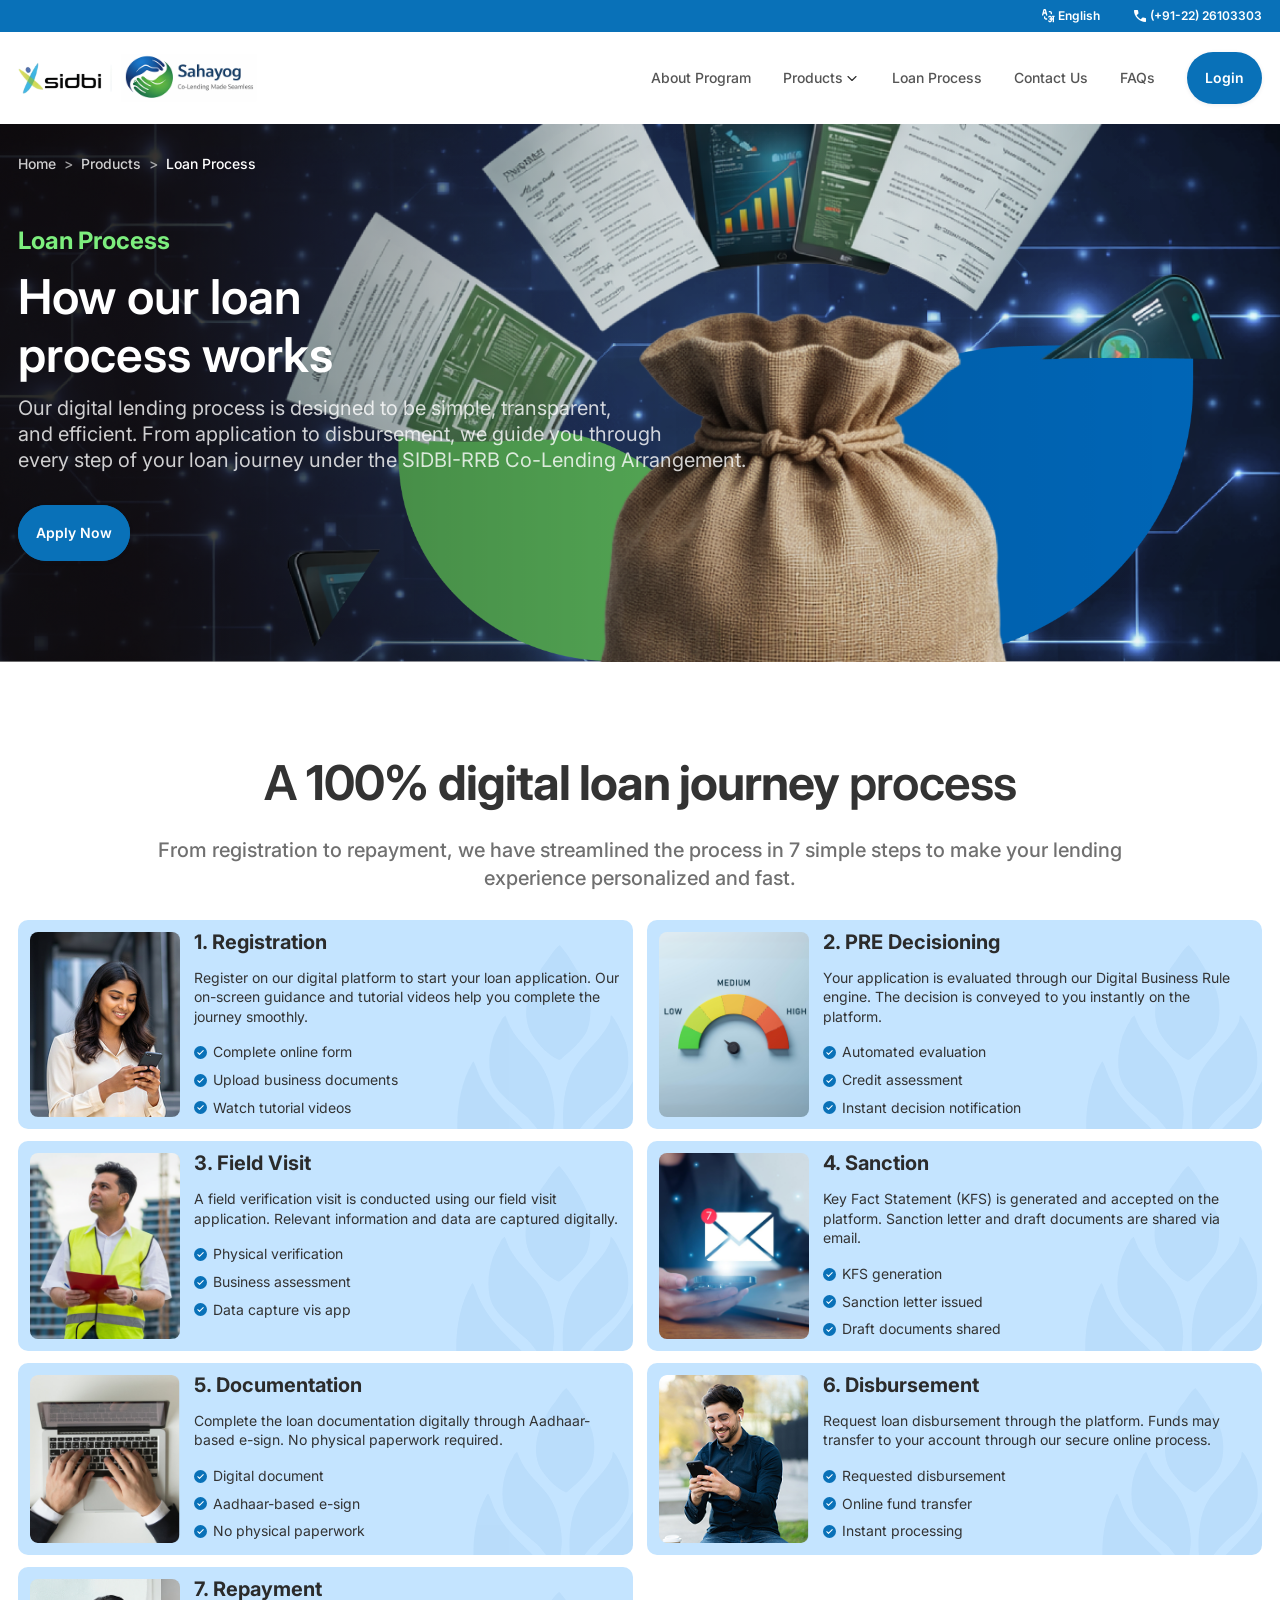
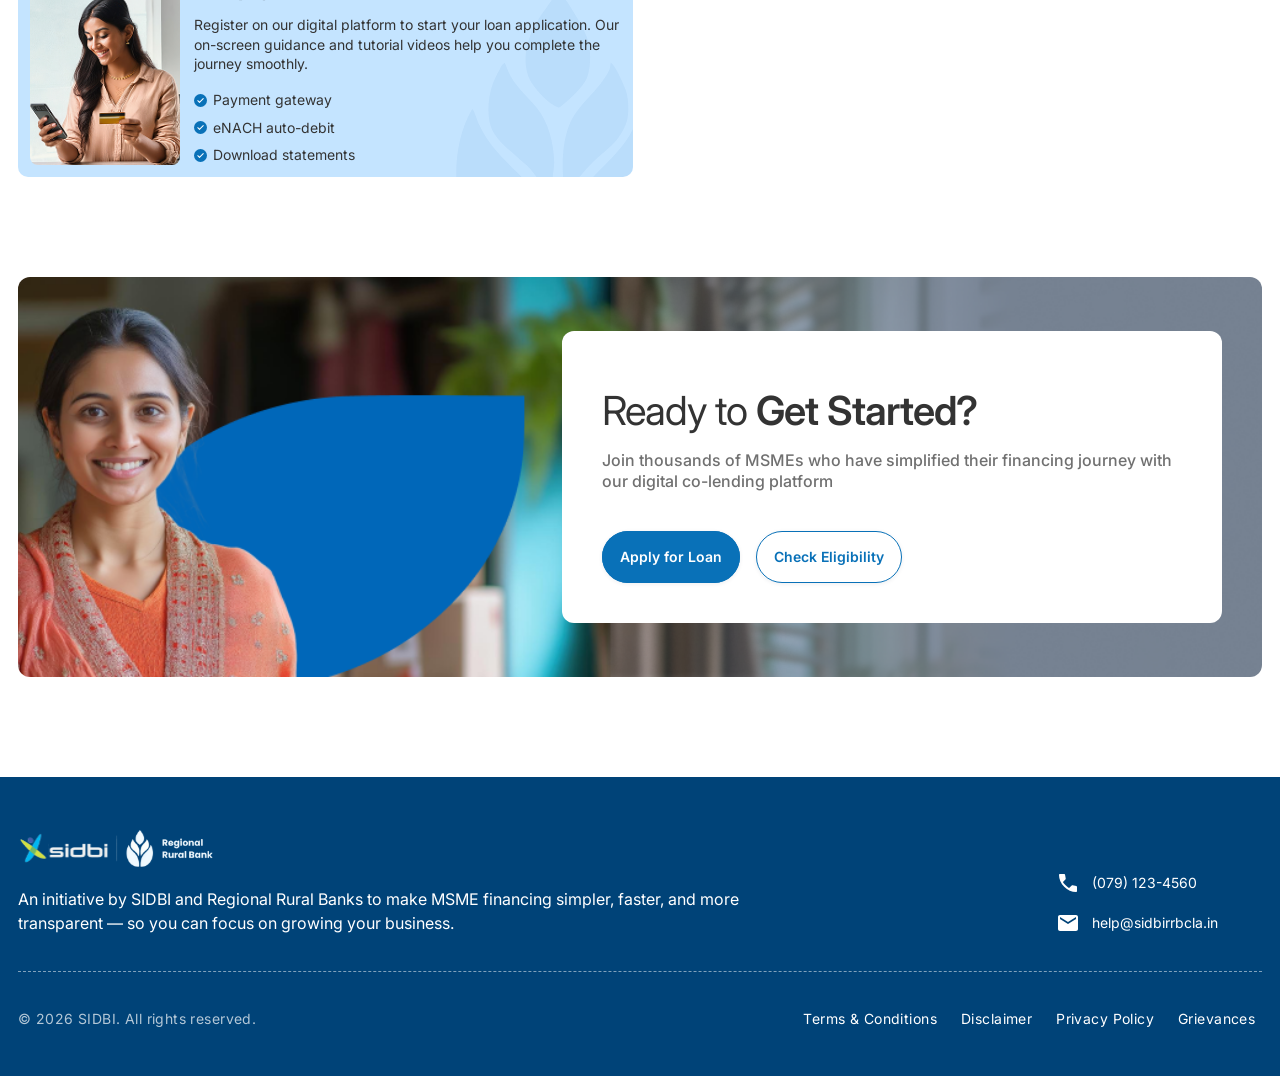
<file: loan-process.html>
<!DOCTYPE html>
<html lang="en">

<head>
  <meta charset="UTF-8" />
  <meta name="viewport" content="width=device-width, initial-scale=1.0" />
  <title>Loan Process | SIDBI & RRB Partnership</title>
  <link rel="stylesheet" href="./assets/index.css" />
  <script src="./assets/common-layout.js" defer></script>
</head>

<body>
  <div class="bg-white min-h-screen w-full flex flex-col items-center overflow-x-hidden">
    <div class="bg-white overflow-clip w-full">
      <div id="site-header"></div>

      <div class="w-full">
        <div
          class="relative content-stretch flex items-end overflow-hidden w-full min-h-[538px] hero-split hero-split--bg-right"
          style="background-image: url('./assets/new-image/loan-process-bg.png'); background-size: cover; background-position: right; background-repeat: no-repeat;">
          <div class="absolute inset-0 pointer-events-none"
            style="background: linear-gradient(to right, rgba(0,0,0,0.4), rgba(0,0,0,0.12), transparent);"
            aria-hidden="true"></div>
          <div
            class="relative z-[1] content-stretch flex flex-col gap-[32px] items-start w-full max-w-[1440px] mx-auto px-[18px] py-[40px] min-w-0 hero-copy justify-center">
            <div class="loans-breadcrumb content-stretch flex items-center gap-[8px]">
              <a href="./index.html"
                class="font-['Inter:Medium',sans-serif] font-medium leading-[20px] text-white text-[14px] whitespace-nowrap opacity-80 hover:opacity-100 transition-opacity">Home</a>
              <p
                class="font-['Inter:Medium',sans-serif] font-medium leading-[20px] text-white text-[14px] whitespace-nowrap opacity-60">
                &gt;
              </p>
              <p
                class="font-['Inter:Medium',sans-serif] font-medium leading-[20px] text-white text-[14px] whitespace-nowrap opacity-80 transition-opacity">
                Products
              </p>
              <p
                class="font-['Inter:Medium',sans-serif] font-medium leading-[20px] text-white text-[14px] whitespace-nowrap opacity-60">
                &gt;
              </p>
              <p
                class="font-['Inter:Medium',sans-serif] font-medium leading-[20px] text-white text-[14px] whitespace-nowrap">
                Loan Process
              </p>
            </div>
            <div class="content-stretch flex flex-col gap-[40px] items-start relative shrink-0">
              
              <div class="flex flex-col gap-[12px]">
                <p class="loan-process-hero-page-title">Loan Process</p>

                <div class="content-stretch flex flex-col gap-[12px] items-start not-italic relative shrink-0 w-full">
                  <p
                    class="hero-title font-['Inter:Semi_Bold',sans-serif] font-semibold leading-[1.2] relative shrink-0 text-white text-[48px] w-full">
                    How our loan <br/>process works
                  </p>
                  <p
                    class="w-full hero-subtitle font-['Inter:Regular',sans-serif] opacity-80 font-normal leading-[1.3] min-w-full relative shrink-0 text-white text-[20px] w-[min-content]">
                    Our digital lending process is designed to be simple, transparent, <br/>and efficient. From application to
                    disbursement, we guide you through <br/>every step of your loan journey under the SIDBI-RRB Co-Lending
                    Arrangement.
                  </p>
                </div>
              </div>
            </div>

            <div class="content-stretch flex gap-[8px] items-start justify-start relative shrink-0 hero-actions">
              <a href="#"
                class="bg-[#0971b8] content-stretch flex gap-[3px] items-center justify-center p-[18px] relative rounded-[100px] shrink-0">
                <span aria-hidden="true"
                  class="absolute border border-[#0971b8] border-solid inset-0 pointer-events-none rounded-[100px] shadow-[0px_1px_4px_0px_rgba(25,33,61,0.08)]"></span>
                <span
                  class="font-['Inter:Semi_Bold',sans-serif] font-semibold leading-[20px] not-italic relative shrink-0 text-[14px] text-center text-white whitespace-nowrap">
                  Apply Now
                </span>
              </a>
            </div>
          </div>
        </div>
      </div>
      <!-- journey process -->
      <section class="loan-journey-section w-full">
        <div class="loan-journey-shell">
          <div class="loan-journey-heading">
            <h2
              class="font-['Inter:Semi_Bold',sans-serif] font-semibold leading-[1.2] text-[#333] text-[48px] tracking-[-0.96px] max-w-[1066px] text-center">
              A <span class="font-['Inter:Bold',sans-serif] font-bold">100% digital loan journey</span> process
            </h2>
            <p
              class="font-['Inter:Medium',sans-serif] font-medium leading-[1.4] text-[#707070] text-[20px] max-w-[1066px] text-center">
              From registration to repayment, we have streamlined the process in 7 simple steps to make your lending
              experience personalized and fast.
            </p>
          </div>

          <div class="loan-journey-grid">
            <article class="loan-journey-card loan-journey-leaf">
              <img src="./assets/images/loan-process/loan-1.png" alt="Registration step" class="loan-journey-image" />
              <div class="loan-journey-content">
                <h3 class="loan-journey-title">1. Registration</h3>
                <p class="loan-journey-copy">Register on our digital platform to start your loan application. Our on-screen guidance and tutorial videos help you complete the journey smoothly.</p>
                <ul class="loan-journey-points">
                  <li><img src="./assets/images/loan-process/blue-tick.svg" alt="" aria-hidden="true" />Complete online form</li>
                  <li><img src="./assets/images/loan-process/blue-tick.svg" alt="" aria-hidden="true" />Upload business documents</li>
                  <li><img src="./assets/images/loan-process/blue-tick.svg" alt="" aria-hidden="true" />Watch tutorial videos</li>
                </ul>
              </div>
            </article>

            <article class="loan-journey-card loan-journey-leaf">
              <img src="./assets/images/loan-process/loan-7.png" alt="Pre deciding step" class="loan-journey-image" />
              <div class="loan-journey-content">
                <h3 class="loan-journey-title">2. PRE Decisioning</h3>
                <p class="loan-journey-copy">Your application is evaluated through our Digital Business Rule engine. The decision is conveyed to you instantly on the platform.</p>
                <ul class="loan-journey-points">
                  <li><img src="./assets/images/loan-process/blue-tick.svg" alt="" aria-hidden="true" />Automated evaluation</li>
                  <li><img src="./assets/images/loan-process/blue-tick.svg" alt="" aria-hidden="true" />Credit assessment</li>
                  <li><img src="./assets/images/loan-process/blue-tick.svg" alt="" aria-hidden="true" />Instant decision notification</li>
                </ul>
              </div>
            </article>

            <article class="loan-journey-card loan-journey-leaf">
              <img src="./assets/images/loan-process/loan-2.png" alt="Field visit step" class="loan-journey-image" />
              <div class="loan-journey-content">
                <h3 class="loan-journey-title">3. Field Visit</h3>
                <p class="loan-journey-copy">A field verification visit is conducted using our field visit application. Relevant information and data are captured digitally.</p>
                <ul class="loan-journey-points">
                  <li><img src="./assets/images/loan-process/blue-tick.svg" alt="" aria-hidden="true" />Physical verification</li>
                  <li><img src="./assets/images/loan-process/blue-tick.svg" alt="" aria-hidden="true" />Business assessment</li>
                  <li><img src="./assets/images/loan-process/blue-tick.svg" alt="" aria-hidden="true" />Data capture vis app</li>
                </ul>
              </div>
            </article>

            <article class="loan-journey-card loan-journey-leaf">
              <img src="./assets/images/loan-process/loan-5.png" alt="Sanction step" class="loan-journey-image" />
              <div class="loan-journey-content">
                <h3 class="loan-journey-title">4. Sanction</h3>
                <p class="loan-journey-copy">Key Fact Statement (KFS) is generated and accepted on the platform. Sanction letter and draft documents are shared via email.</p>
                <ul class="loan-journey-points">
                  <li><img src="./assets/images/loan-process/blue-tick.svg" alt="" aria-hidden="true" />KFS generation</li>
                  <li><img src="./assets/images/loan-process/blue-tick.svg" alt="" aria-hidden="true" />Sanction letter issued</li>
                  <li><img src="./assets/images/loan-process/blue-tick.svg" alt="" aria-hidden="true" />Draft documents shared</li>
                </ul>
              </div>
            </article>

            <article class="loan-journey-card loan-journey-leaf">
              <img src="./assets/images/loan-process/loan-3.png" alt="Documentation step" class="loan-journey-image" />
              <div class="loan-journey-content">
                <h3 class="loan-journey-title">5. Documentation</h3>
                <p class="loan-journey-copy">Complete the loan documentation digitally through Aadhaar-based e-sign. No physical paperwork required.</p>
                <ul class="loan-journey-points">
                  <li><img src="./assets/images/loan-process/blue-tick.svg" alt="" aria-hidden="true" />Digital document</li>
                  <li><img src="./assets/images/loan-process/blue-tick.svg" alt="" aria-hidden="true" />Aadhaar-based e-sign</li>
                  <li><img src="./assets/images/loan-process/blue-tick.svg" alt="" aria-hidden="true" />No physical paperwork</li>
                </ul>
              </div>
            </article>

            <article class="loan-journey-card loan-journey-leaf">
              <img src="./assets/images/loan-process/loan-6.png" alt="Disbursement step" class="loan-journey-image" />
              <div class="loan-journey-content">
                <h3 class="loan-journey-title">6. Disbursement</h3>
                <p class="loan-journey-copy">Request loan disbursement through the platform. Funds may transfer to your account through our secure online process.</p>
                <ul class="loan-journey-points">
                  <li><img src="./assets/images/loan-process/blue-tick.svg" alt="" aria-hidden="true" />Requested disbursement</li>
                  <li><img src="./assets/images/loan-process/blue-tick.svg" alt="" aria-hidden="true" />Online fund transfer</li>
                  <li><img src="./assets/images/loan-process/blue-tick.svg" alt="" aria-hidden="true" />Instant processing</li>
                </ul>
              </div>
            </article>

            <article class="loan-journey-card loan-journey-leaf loan-journey-card--single">
              <img src="./assets/images/loan-process/loan-4.png" alt="Repayment step" class="loan-journey-image" />
              <div class="loan-journey-content">
                <h3 class="loan-journey-title">7. Repayment</h3>
                <p class="loan-journey-copy">Register on our digital platform to start your loan application. Our on-screen guidance and tutorial videos help you complete the journey smoothly.</p>
                <ul class="loan-journey-points">
                  <li><img src="./assets/images/loan-process/blue-tick.svg" alt="" aria-hidden="true" />Payment gateway</li>
                  <li><img src="./assets/images/loan-process/blue-tick.svg" alt="" aria-hidden="true" />eNACH auto-debit</li>
                  <li><img src="./assets/images/loan-process/blue-tick.svg" alt="" aria-hidden="true" />Download statements</li>
                </ul>
              </div>
            </article>
          </div>
        </div>
      </section>

      <!-- get started -->
      <section class="about-apex-section max-w-[1440px] mx-auto px-[18px]">
        <div class="about-apex-inner about-apex-inner-end built-section"
          style="background-image:url('./assets/images/loan-process/get-started-bg.png');">
          <article class="about-apex-card">
            <h2
              class="hero-title font-['Inter:Semi_Bold',sans-serif] font-normal leading-[1.2] relative shrink-0 text-[#333] text-[40px] tracking-[-0.96px] w-full mt-[16px]">
              Ready to <span class="font-semibold">Get Started?</span>
            </h2>
            <p
              class="hero-subtitle font-['Inter:Regular',sans-serif] font-medium leading-[1.3] relative shrink-0 text-[#707070] text-[16px] w-full ">
              Join thousands of MSMEs who have simplified their financing journey with our digital co-lending platform
            </p>
            <div class="flex items-center justify-center gap-[16px]">
              <a href="#"
                class="bg-[#0971b8] content-stretch flex gap-[3px] items-center justify-center px-[18px] py-[16px] relative rounded-[100px] shrink-0 mt-[24px]"
                data-name="Primary Button">
                <div aria-hidden="true"
                  class="absolute border border-[#0971b8] border-solid inset-0 pointer-events-none rounded-[100px] shadow-[0px_1px_4px_0px_rgba(25,33,61,0.08)]">
                </div>
                <p
                  class="font-['Inter:Semi_Bold',sans-serif] font-semibold leading-[20px] not-italic relative shrink-0 text-[14px] text-center text-white whitespace-nowrap">
                  Apply for Loan
                </p>
              </a>
              <a href="#"
                class="bg-[white] text-[#0971b8] content-stretch flex gap-[3px] items-center justify-center px-[18px] py-[16px] relative rounded-[100px] shrink-0 mt-[24px]"
                data-name="Primary Button">
                <div aria-hidden="true"
                  class="absolute border border-[#0971b8] border-solid inset-0 pointer-events-none rounded-[100px] shadow-[0px_1px_4px_0px_rgba(25,33,61,0.08)]">
                </div>
                <p
                  class="font-['Inter:Semi_Bold',sans-serif] font-semibold leading-[20px] not-italic relative shrink-0 text-[14px] text-center whitespace-nowrap">
                  Check Eligibility
                </p>
              </a>
            </div>
          </article>
        </div>
      </section>

      <div id="site-footer"></div>
    </div>
  </div>
</body>

</html>
</file>
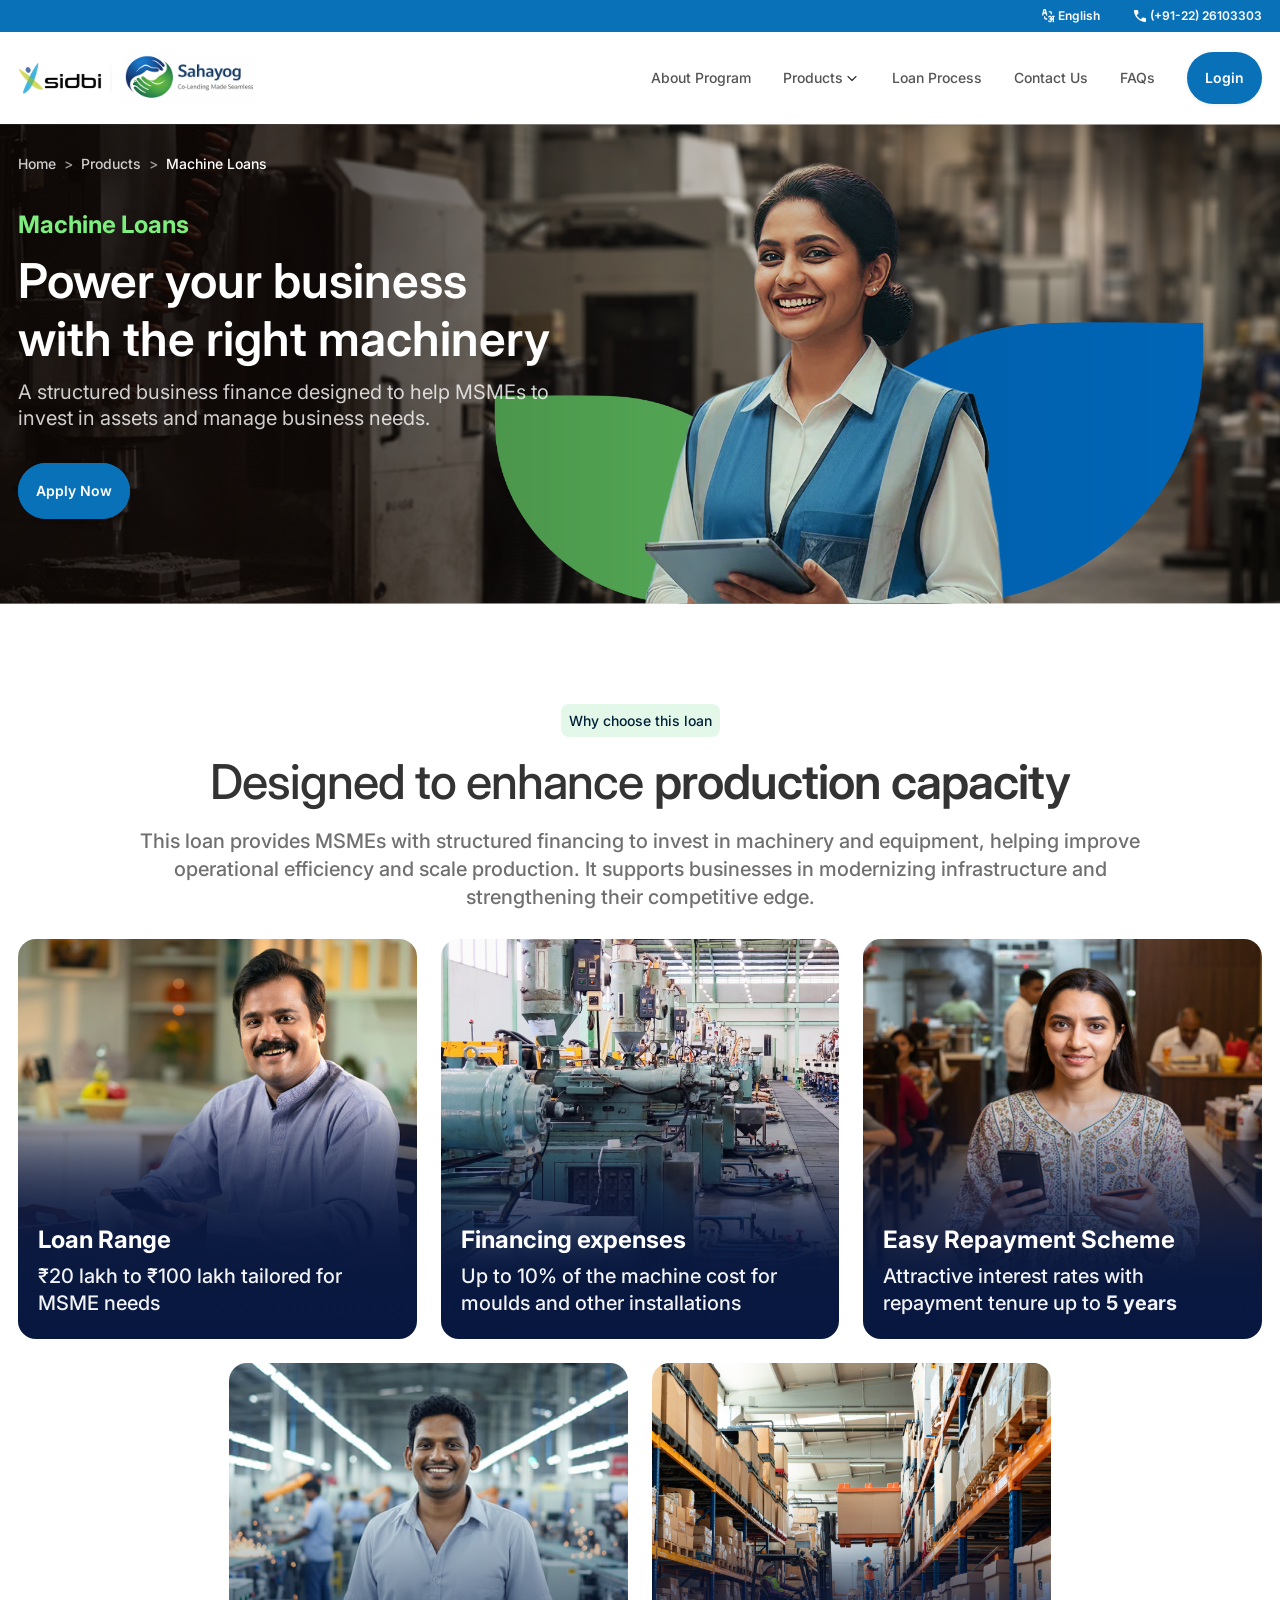
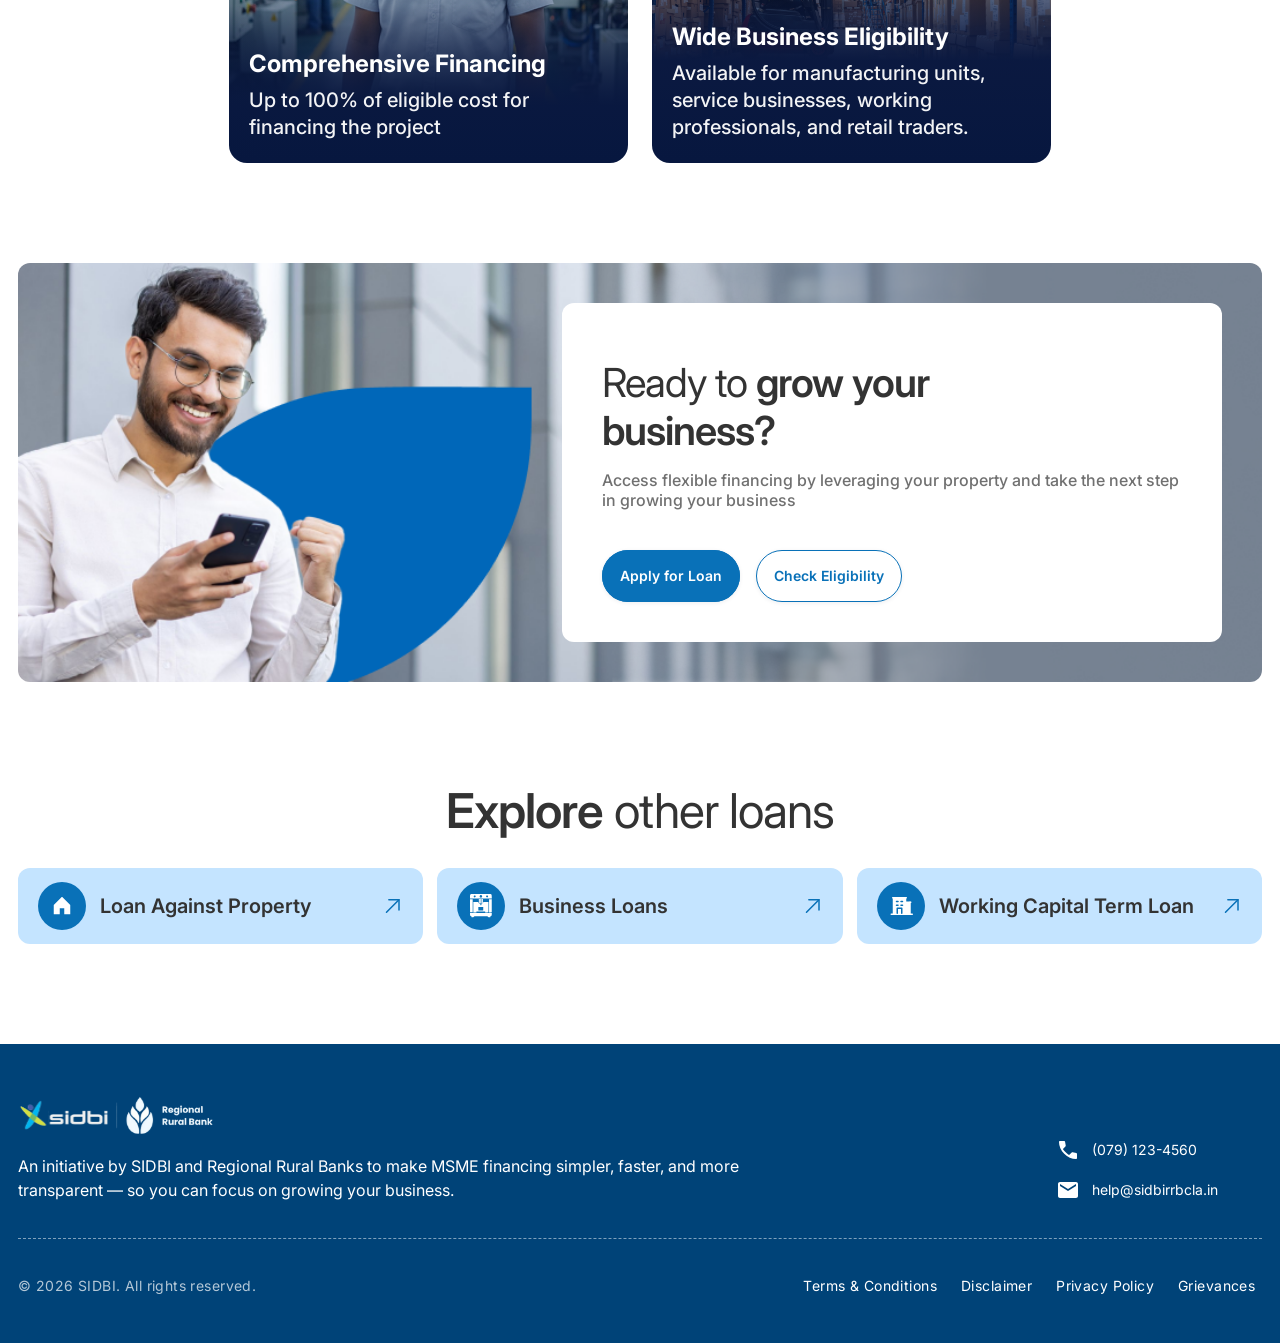
<file: machine-loans.html>
<!DOCTYPE html>
<html lang="en">

<head>
  <meta charset="UTF-8" />
  <meta name="viewport" content="width=device-width, initial-scale=1.0" />
  <title>Machine Loans | SIDBI & RRB Partnership</title>
  <link rel="stylesheet" href="./assets/index.css" />
  <script src="./assets/common-layout.js" defer></script>
</head>

<body>
  <div class="bg-white min-h-screen w-full flex flex-col items-center overflow-x-hidden">
    <div class="bg-white overflow-clip w-full">
      <div id="site-header"></div>

      <div class="w-full">
        <div
          class="relative content-stretch flex items-end overflow-hidden w-full min-h-[480px] hero-split hero-split--bg-right"
          style="background-image: url('./assets/new-image/machine-loan-bg.png'); background-size: cover; background-position: right; background-repeat: no-repeat;">
          <div class="absolute inset-0 pointer-events-none"
            style="background: linear-gradient(to right, rgba(0,0,0,0.4), rgba(0,0,0,0.12), transparent);"
            aria-hidden="true"></div>
          <div
            class="relative z-[1] content-stretch flex flex-col gap-[32px] items-start w-full max-w-[1440px] mx-auto px-[18px] py-[40px] min-w-0 hero-copy justify-center">
            <div class="loans-breadcrumb content-stretch flex items-center gap-[8px]">
              <a href="./index.html"
                class="font-['Inter:Medium',sans-serif] font-medium leading-[20px] text-white text-[14px] whitespace-nowrap opacity-80 hover:opacity-100 transition-opacity">Home</a>
              <p
                class="font-['Inter:Medium',sans-serif] font-medium leading-[20px] text-white text-[14px] whitespace-nowrap opacity-60">
                &gt;
              </p>
              <p
                class="font-['Inter:Medium',sans-serif] font-medium leading-[20px] text-white text-[14px] whitespace-nowrap opacity-80 transition-opacity">
                Products
              </p>
              <p
                class="font-['Inter:Medium',sans-serif] font-medium leading-[20px] text-white text-[14px] whitespace-nowrap opacity-60">
                &gt;
              </p>
              <p
                class="font-['Inter:Medium',sans-serif] font-medium leading-[20px] text-white text-[14px] whitespace-nowrap">
                Machine Loans
              </p>
            </div>
            <div class="content-stretch flex flex-col gap-[40px] items-start relative shrink-0">
             
              <div class="flex flex-col gap-[12px]">
                <p class="machine-loans-hero-page-title">Machine Loans</p>

                <div class="content-stretch flex flex-col gap-[12px] items-start not-italic relative shrink-0 w-full">
                  <p
                    class="hero-title font-['Inter:Semi_Bold',sans-serif] font-semibold leading-[1.2] relative shrink-0 text-white text-[48px] w-full">
                    Power your business <br/>with the right machinery
                  </p>
                  <p
                    class=" w-full hero-subtitle font-['Inter:Regular',sans-serif] opacity-80 font-normal leading-[1.3] min-w-full relative shrink-0 text-white text-[20px] w-[min-content]">
                    A structured business finance designed to help MSMEs to <br/> invest in assets and manage business needs.
                  </p>
                </div>
              </div>
            </div>

            <div class="content-stretch flex gap-[8px] items-start justify-start relative shrink-0 hero-actions">
              <a href="#"
                class="bg-[#0971b8] content-stretch flex gap-[3px] items-center justify-center p-[18px] relative rounded-[100px] shrink-0">
                <span aria-hidden="true"
                  class="absolute border border-[#0971b8] border-solid inset-0 pointer-events-none rounded-[100px] shadow-[0px_1px_4px_0px_rgba(25,33,61,0.08)]"></span>
                <span
                  class="font-['Inter:Semi_Bold',sans-serif] font-semibold leading-[20px] not-italic relative shrink-0 text-[14px] text-center text-white whitespace-nowrap">
                  Apply Now
                </span>
              </a>
            </div>
          </div>
        </div>
      </div>

      <section class="business-design-section w-full">
        <div class="business-design-shell">
          <div class="business-design-heading">
            <div
              class="bg-[#e3f8e8] content-stretch flex flex-col items-center justify-center p-[8px] relative rounded-[8px] shrink-0">
              <div class="content-stretch flex items-center relative shrink-0">
                <p
                  class="font-['Inter:Medium',sans-serif] font-medium leading-[normal] not-italic relative shrink-0 text-[#002039] text-[14px] whitespace-nowrap">
                  Why choose this loan
                </p>
              </div>
            </div>
            <h2
              class="font-['Inter:Semi_Bold',sans-serif] leading-[1.2] text-[#333] text-[48px] tracking-[-0.96px] max-w-[1066px] text-center">
              Designed to enhance <span class="font-['Inter:Bold',sans-serif] font-semibold">production capacity</span>
            </h2>
            <p
              class="font-['Inter:Medium',sans-serif] font-medium leading-[1.4] text-[#707070] text-[20px] max-w-[1066px] text-center">
              This loan provides MSMEs with structured financing to invest in machinery and equipment, helping improve
              operational efficiency and scale production. It supports businesses in modernizing infrastructure and
              strengthening their competitive edge.
            </p>
          </div>

          <div class="machine-why-figma-grid">
            <div class="machine-why-figma-row machine-why-figma-row--3">
              <article class="business-why-figma-card"
                style="background-image: linear-gradient(180deg, rgba(0, 17, 52, 0) 32%, rgba(7, 23, 63, 0.55) 72%, #07173f 100%), url('./assets/images/new-loans/machine-loan/Loan%20Range.png');">
                <div class="business-why-figma-card-copy">
                  <p class="business-why-figma-card-title">Loan Range</p>
                  <p class="business-why-figma-card-text">₹20 lakh to ₹100 lakh tailored for MSME needs</p>
                </div>
              </article>

              <article class="business-why-figma-card"
                style="background-image: linear-gradient(180deg, rgba(0, 17, 52, 0) 32%, rgba(7, 23, 63, 0.55) 72%, #07173f 100%), url('./assets/images/new-loans/machine-loan/Financing%20expenses.png');">
                <div class="business-why-figma-card-copy">
                  <p class="business-why-figma-card-title">Financing expenses</p>
                  <p class="business-why-figma-card-text">Up to 10% of the machine cost for moulds and other installations</p>
                </div>
              </article>

              <article class="business-why-figma-card"
                style="background-image: linear-gradient(180deg, rgba(0, 17, 52, 0) 32%, rgba(7, 23, 63, 0.55) 72%, #07173f 100%), url('./assets/images/new-loans/machine-loan/Easy%20Repayment%20Scheme.png');">
                <div class="business-why-figma-card-copy">
                  <p class="business-why-figma-card-title">Easy Repayment Scheme</p>
                  <p class="business-why-figma-card-text">Attractive interest rates with repayment tenure up to <strong>5 years</strong></p>
                </div>
              </article>
            </div>

            <div class="machine-why-figma-row machine-why-figma-row--2">
              <article class="business-why-figma-card"
                style="background-image: linear-gradient(180deg, rgba(0, 17, 52, 0) 32%, rgba(7, 23, 63, 0.55) 72%, #07173f 100%), url('./assets/images/new-loans/machine-loan/Comprehensive%20Financing.png');">
                <div class="business-why-figma-card-copy">
                  <p class="business-why-figma-card-title">Comprehensive Financing</p>
                  <p class="business-why-figma-card-text">Up to 100% of eligible cost for financing the project</p>
                </div>
              </article>

              <article class="business-why-figma-card"
                style="background-image: linear-gradient(180deg, rgba(0, 17, 52, 0) 32%, rgba(7, 23, 63, 0.55) 72%, #07173f 100%), url('./assets/images/new-loans/machine-loan/Wide%20Business%20Eligibility.png');">
                <div class="business-why-figma-card-copy">
                  <p class="business-why-figma-card-title">Wide Business Eligibility</p>
                  <p class="business-why-figma-card-text">Available for manufacturing units, service businesses, working professionals, and retail traders.</p>
                </div>
              </article>
            </div>
          </div>
        </div>
      </section>

      

      <section class="about-apex-section max-w-[1440px] mx-auto px-[18px]">
        <div class="about-apex-inner about-apex-inner-end built-section"
          style="background-image:url('./assets/images/loans/business-grow-bg.png');">
          <article class="about-apex-card">
            <h2
              class="hero-title font-['Inter:Semi_Bold',sans-serif] font-normal leading-[1.2] relative shrink-0 text-[#333] text-[40px] tracking-[-0.96px] w-full mt-[16px]">
              Ready to <span class="font-semibold">grow your <br/>business?</span>
            </h2>
            <p
              class="hero-subtitle font-['Inter:Regular',sans-serif] font-medium leading-[1.3] relative shrink-0 text-[#707070] text-[16px] w-full ">
              Access flexible financing by leveraging your property and take the next step in growing your business
            </p>
            <div class="flex items-center justify-center gap-[16px]">
              <a href="#"
                class="bg-[#0971b8] content-stretch flex gap-[3px] items-center justify-center px-[18px] py-[16px] relative rounded-[100px] shrink-0 mt-[24px]"
                data-name="Primary Button">
                <div aria-hidden="true"
                  class="absolute border border-[#0971b8] border-solid inset-0 pointer-events-none rounded-[100px] shadow-[0px_1px_4px_0px_rgba(25,33,61,0.08)]">
                </div>
                <p
                  class="font-['Inter:Semi_Bold',sans-serif] font-semibold leading-[20px] not-italic relative shrink-0 text-[14px] text-center text-white whitespace-nowrap">
                  Apply for Loan
                </p>
              </a>
              <a href="#"
                class="bg-[white] text-[#0971b8] content-stretch flex gap-[3px] items-center justify-center px-[18px] py-[16px] relative rounded-[100px] shrink-0 mt-[24px]"
                data-name="Primary Button">
                <div aria-hidden="true"
                  class="absolute border border-[#0971b8] border-solid inset-0 pointer-events-none rounded-[100px] shadow-[0px_1px_4px_0px_rgba(25,33,61,0.08)]">
                </div>
                <p
                  class="font-['Inter:Semi_Bold',sans-serif] font-semibold leading-[20px] not-italic relative shrink-0 text-[14px] text-center whitespace-nowrap">
                  Check Eligibility
                </p>
              </a>
            </div>
          </article>
        </div>
      </section>

      <section class="explore-loans-section w-full">
        <div class="explore-loans-shell">
          <h2
            class="font-['Inter:Regular',sans-serif] font-normal leading-[1.2] text-[#333] text-[48px] tracking-[-0.96px] text-center">
            <span class="font-['Inter:Semi_Bold',sans-serif] font-semibold">Explore</span> other loans
          </h2>
          <div class="explore-loans-grid">
            <a href="./loan-against-property.html" class="explore-loans-card">
              <span class="explore-loans-card__lead">
                <span class="explore-loans-card__icon" aria-hidden="true">
                  <img src="./assets/new-image/house.svg" width="24" height="24" alt="" />
                </span>
                <span class="explore-loans-card__title">Loan Against Property</span>
              </span>
              <img class="explore-loans-card__arrow" src="./assets/images/loans/arrowUpRight.svg" alt=""
                aria-hidden="true" />
            </a>
            <a href="./business-loans.html" class="explore-loans-card">
              <span class="explore-loans-card__lead">
                <span class="explore-loans-card__icon" aria-hidden="true">
                  <img src="./assets/new-image/machine.svg" width="24" height="24" alt="" />
                </span>
                <span class="explore-loans-card__title">Business Loans</span>
              </span>
              <img class="explore-loans-card__arrow" src="./assets/images/loans/arrowUpRight.svg" alt=""
                aria-hidden="true" />
            </a>
            <a href="./working-capital-term-loan.html" class="explore-loans-card">
              <span class="explore-loans-card__lead">
                <span class="explore-loans-card__icon" aria-hidden="true">
                  <img src="./assets/new-image/working.svg" width="24" height="24" alt="" />
                </span>
                <span class="explore-loans-card__title">Working Capital Term Loan</span>
              </span>
              <img class="explore-loans-card__arrow" src="./assets/images/loans/arrowUpRight.svg" alt=""
                aria-hidden="true" />
            </a>
          </div>
        </div>
      </section>

      <div id="site-footer"></div>
    </div>
  </div>
</body>

</html>
</file>
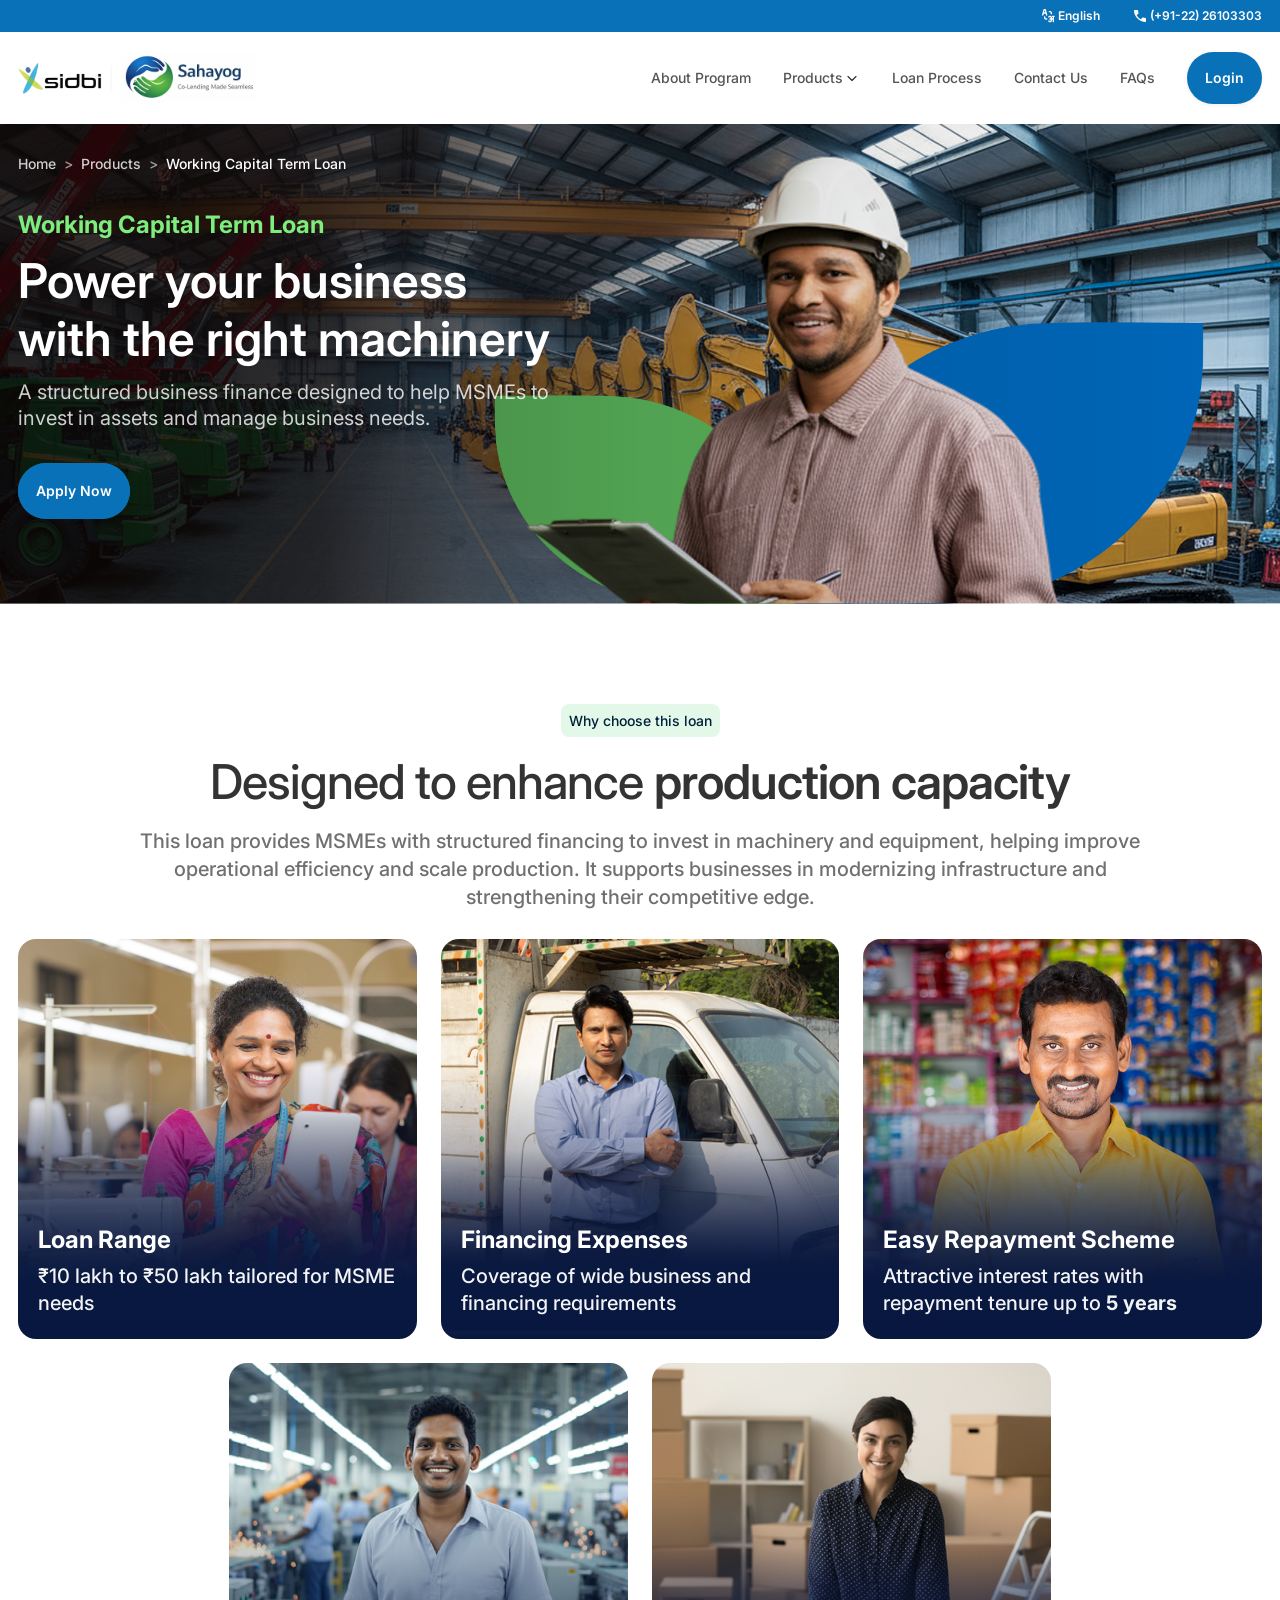
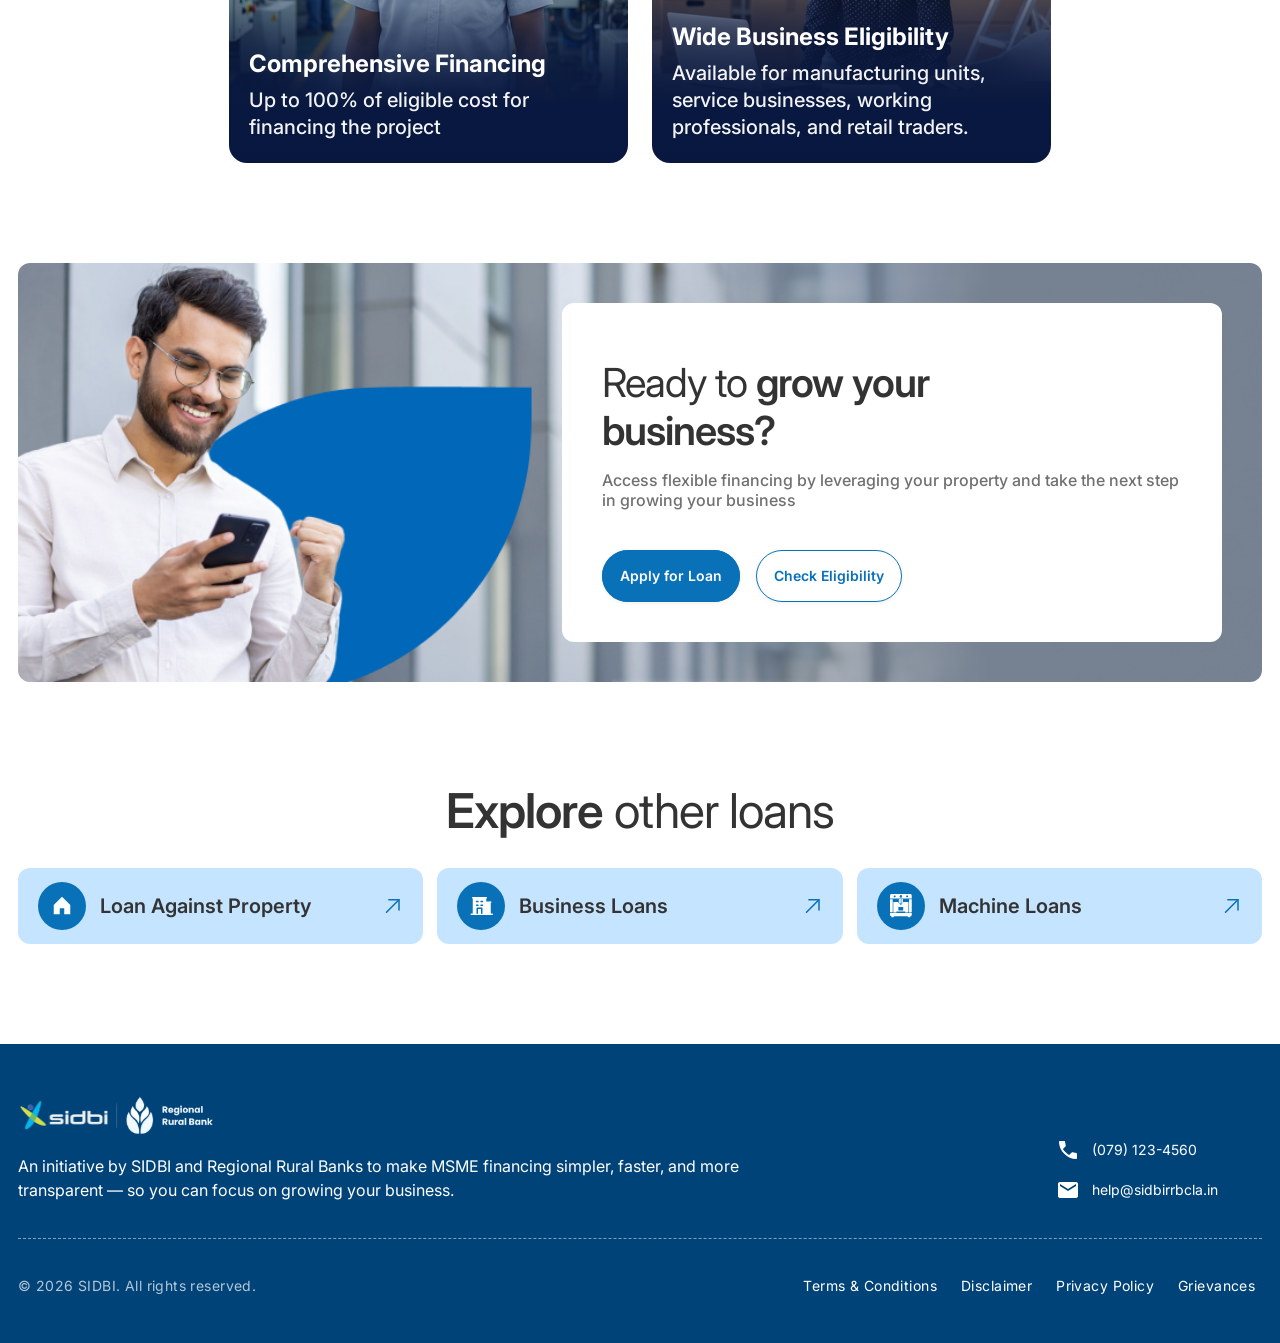
<file: working-capital-term-loan.html>
<!DOCTYPE html>
<html lang="en">

<head>
  <meta charset="UTF-8" />
  <meta name="viewport" content="width=device-width, initial-scale=1.0" />
  <title>Working Capital Term Loan | SIDBI & RRB Partnership</title>
  <link rel="stylesheet" href="./assets/index.css" />
  <script src="./assets/common-layout.js" defer></script>
</head>

<body>
  <div class="bg-white min-h-screen w-full flex flex-col items-center overflow-x-hidden">
    <div class="bg-white overflow-clip w-full">
      <div id="site-header"></div>

      <div class="w-full">
        <div
          class="relative content-stretch flex items-end overflow-hidden w-full min-h-[480px] hero-split hero-split--bg-right"
          style="background-image: url('./assets/new-image/working-capital-loan-bg.png'); background-size: cover; background-position: right; background-repeat: no-repeat;">
          <div class="absolute inset-0 pointer-events-none"
            style="background: linear-gradient(to right, rgba(0,0,0,0.4), rgba(0,0,0,0.12), transparent);"
            aria-hidden="true"></div>
          <div
            class="relative z-[1] content-stretch flex flex-col gap-[32px] items-start w-full max-w-[1440px] mx-auto px-[18px] py-[40px] min-w-0 hero-copy justify-center">
            <div class="loans-breadcrumb content-stretch flex items-center gap-[8px]">
              <a href="./index.html"
                class="font-['Inter:Medium',sans-serif] font-medium leading-[20px] text-white text-[14px] whitespace-nowrap opacity-80 hover:opacity-100 transition-opacity">Home</a>
              <p
                class="font-['Inter:Medium',sans-serif] font-medium leading-[20px] text-white text-[14px] whitespace-nowrap opacity-60">
                &gt;
              </p>
              <p
                class="font-['Inter:Medium',sans-serif] font-medium leading-[20px] text-white text-[14px] whitespace-nowrap opacity-80 transition-opacity">
                Products
              </p>
              <p
                class="font-['Inter:Medium',sans-serif] font-medium leading-[20px] text-white text-[14px] whitespace-nowrap opacity-60">
                &gt;
              </p>
              <p
                class="font-['Inter:Medium',sans-serif] font-medium leading-[20px] text-white text-[14px] whitespace-nowrap">
                Working Capital Term Loan
              </p>
            </div>
            <div class="content-stretch flex flex-col gap-[40px] items-start relative shrink-0">
              
              <div class="flex flex-col gap-[12px]">
                <p class="working-capital-hero-page-title">Working Capital Term Loan</p>

                <div class="content-stretch flex flex-col gap-[12px] items-start not-italic relative shrink-0 w-full">
                  <p
                    class="hero-title font-['Inter:Semi_Bold',sans-serif] font-semibold leading-[1.2] relative shrink-0 text-white text-[48px] w-full">
                    Power your business <br/>with the right machinery
                  </p>
                  <p
                    class="hero-subtitle font-['Inter:Regular',sans-serif] opacity-80 font-normal leading-[1.3] min-w-full relative shrink-0 text-white text-[20px] w-[min-content]">
                    A structured business finance designed to help MSMEs to invest in assets and manage business needs.
                  </p>
                </div>
              </div>
            </div>

            <div class="content-stretch flex gap-[8px] items-start justify-start relative shrink-0 hero-actions">
              <a href="#"
                class="bg-[#0971b8] content-stretch flex gap-[3px] items-center justify-center p-[18px] relative rounded-[100px] shrink-0">
                <span aria-hidden="true"
                  class="absolute border border-[#0971b8] border-solid inset-0 pointer-events-none rounded-[100px] shadow-[0px_1px_4px_0px_rgba(25,33,61,0.08)]"></span>
                <span
                  class="font-['Inter:Semi_Bold',sans-serif] font-semibold leading-[20px] not-italic relative shrink-0 text-[14px] text-center text-white whitespace-nowrap">
                  Apply Now
                </span>
              </a>
            </div>
          </div>
        </div>
      </div>

      <section class="business-design-section w-full">
        <div class="business-design-shell">
          <div class="business-design-heading">
            <div
              class="bg-[#e3f8e8] content-stretch flex flex-col items-center justify-center p-[8px] relative rounded-[8px] shrink-0">
              <div class="content-stretch flex items-center relative shrink-0">
                <p
                  class="font-['Inter:Medium',sans-serif] font-medium leading-[normal] not-italic relative shrink-0 text-[#002039] text-[14px] whitespace-nowrap">
                  Why choose this loan
                </p>
              </div>
            </div>
            <h2
              class="font-['Inter:Semi_Bold',sans-serif] leading-[1.2] text-[#333] text-[48px] tracking-[-0.96px] max-w-[1066px] text-center">
              Designed to enhance <span class="font-['Inter:Bold',sans-serif] font-semibold">production capacity</span>
            </h2>
            <p
              class="font-['Inter:Medium',sans-serif] font-medium leading-[1.4] text-[#707070] text-[20px] max-w-[1066px] text-center">
              This loan provides MSMEs with structured financing to invest in machinery and equipment, helping improve
              operational efficiency and scale production. It supports businesses in modernizing infrastructure and
              strengthening their competitive edge.
            </p>
          </div>

          <div class="machine-why-figma-grid">
            <div class="machine-why-figma-row machine-why-figma-row--3">
              <article class="business-why-figma-card"
                style="background-image: linear-gradient(180deg, rgba(0, 17, 52, 0) 32%, rgba(7, 23, 63, 0.55) 72%, #07173f 100%), url('./assets/images/new-loans/working-capital/Loan%20Range.png');">
                <div class="business-why-figma-card-copy">
                  <p class="business-why-figma-card-title">Loan Range</p>
                  <p class="business-why-figma-card-text">₹10 lakh to ₹50 lakh tailored for MSME needs</p>
                </div>
              </article>

              <article class="business-why-figma-card"
                style="background-image: linear-gradient(180deg, rgba(0, 17, 52, 0) 32%, rgba(7, 23, 63, 0.55) 72%, #07173f 100%), url('./assets/images/new-loans/working-capital/Financing%20Expenses.png');">
                <div class="business-why-figma-card-copy">
                  <p class="business-why-figma-card-title">Financing Expenses</p>
                  <p class="business-why-figma-card-text">Coverage of wide business and financing requirements</p>
                </div>
              </article>

              <article class="business-why-figma-card"
                style="background-image: linear-gradient(180deg, rgba(0, 17, 52, 0) 32%, rgba(7, 23, 63, 0.55) 72%, #07173f 100%), url('./assets/images/new-loans/working-capital/Easy%20Repayment%20Scheme.png');">
                <div class="business-why-figma-card-copy">
                  <p class="business-why-figma-card-title">Easy Repayment Scheme</p>
                  <p class="business-why-figma-card-text">Attractive interest rates with repayment tenure up to <strong>5 years</strong></p>
                </div>
              </article>
            </div>

            <div class="machine-why-figma-row machine-why-figma-row--2">
              <article class="business-why-figma-card"
                style="background-image: linear-gradient(180deg, rgba(0, 17, 52, 0) 32%, rgba(7, 23, 63, 0.55) 72%, #07173f 100%), url('./assets/images/new-loans/working-capital/Comprehensive%20Financing.png');">
                <div class="business-why-figma-card-copy">
                  <p class="business-why-figma-card-title">Comprehensive Financing</p>
                  <p class="business-why-figma-card-text">Up to 100% of eligible cost for financing the project</p>
                </div>
              </article>

              <article class="business-why-figma-card"
                style="background-image: linear-gradient(180deg, rgba(0, 17, 52, 0) 32%, rgba(7, 23, 63, 0.55) 72%, #07173f 100%), url('./assets/images/new-loans/working-capital/Wide%20Business%20Eligibility.png');">
                <div class="business-why-figma-card-copy">
                  <p class="business-why-figma-card-title">Wide Business Eligibility</p>
                  <p class="business-why-figma-card-text">Available for manufacturing units, service businesses, working professionals, and retail traders.</p>
                </div>
              </article>
            </div>
          </div>
        </div>
      </section>



      <section class="about-apex-section max-w-[1440px] mx-auto px-[18px]">
        <div class="about-apex-inner about-apex-inner-end built-section"
          style="background-image:url('./assets/images/loans/business-grow-bg.png');">
          <article class="about-apex-card">
            <h2
              class="hero-title font-['Inter:Semi_Bold',sans-serif] font-normal leading-[1.2] relative shrink-0 text-[#333] text-[40px] tracking-[-0.96px] w-full mt-[16px]">
              Ready to <span class="font-semibold">grow your <br/>business?</span>
            </h2>
            <p
              class="hero-subtitle font-['Inter:Regular',sans-serif] font-medium leading-[1.3] relative shrink-0 text-[#707070] text-[16px] w-full ">
              Access flexible financing by leveraging your property and take the next step in growing your business
            </p>
            <div class="flex items-center justify-center gap-[16px]">
              <a href="#"
                class="bg-[#0971b8] content-stretch flex gap-[3px] items-center justify-center px-[18px] py-[16px] relative rounded-[100px] shrink-0 mt-[24px]"
                data-name="Primary Button">
                <div aria-hidden="true"
                  class="absolute border border-[#0971b8] border-solid inset-0 pointer-events-none rounded-[100px] shadow-[0px_1px_4px_0px_rgba(25,33,61,0.08)]">
                </div>
                <p
                  class="font-['Inter:Semi_Bold',sans-serif] font-semibold leading-[20px] not-italic relative shrink-0 text-[14px] text-center text-white whitespace-nowrap">
                  Apply for Loan
                </p>
              </a>
              <a href="#"
                class="bg-[white] text-[#0971b8] content-stretch flex gap-[3px] items-center justify-center px-[18px] py-[16px] relative rounded-[100px] shrink-0 mt-[24px]"
                data-name="Primary Button">
                <div aria-hidden="true"
                  class="absolute border border-[#0971b8] border-solid inset-0 pointer-events-none rounded-[100px] shadow-[0px_1px_4px_0px_rgba(25,33,61,0.08)]">
                </div>
                <p
                  class="font-['Inter:Semi_Bold',sans-serif] font-semibold leading-[20px] not-italic relative shrink-0 text-[14px] text-center whitespace-nowrap">
                  Check Eligibility
                </p>
              </a>
            </div>
          </article>
        </div>
      </section>

      <section class="explore-loans-section w-full">
        <div class="explore-loans-shell">
          <h2
            class="font-['Inter:Regular',sans-serif] font-normal leading-[1.2] text-[#333] text-[48px] tracking-[-0.96px] text-center">
            <span class="font-['Inter:Semi_Bold',sans-serif] font-semibold">Explore</span> other loans
          </h2>
          <div class="explore-loans-grid">
            <a href="./loan-against-property.html" class="explore-loans-card">
              <span class="explore-loans-card__lead">
                <span class="explore-loans-card__icon" aria-hidden="true">
                  <img src="./assets/new-image/house.svg" width="24" height="24" alt="" />
                </span>
                <span class="explore-loans-card__title">Loan Against Property</span>
              </span>
              <img class="explore-loans-card__arrow" src="./assets/images/loans/arrowUpRight.svg" alt=""
                aria-hidden="true" />
            </a>
            <a href="./business-loans.html" class="explore-loans-card">
              <span class="explore-loans-card__lead">
                <span class="explore-loans-card__icon" aria-hidden="true">
                  <img src="./assets/new-image/working.svg" width="24" height="24" alt="" />
                </span>
                <span class="explore-loans-card__title">Business Loans</span>
              </span>
              <img class="explore-loans-card__arrow" src="./assets/images/loans/arrowUpRight.svg" alt=""
                aria-hidden="true" />
            </a>
            <a href="./machine-loans.html" class="explore-loans-card">
              <span class="explore-loans-card__lead">
                <span class="explore-loans-card__icon" aria-hidden="true">
                  <img src="./assets/new-image/machine.svg" width="24" height="24" alt="" />
                </span>
                <span class="explore-loans-card__title">Machine Loans</span>
              </span>
              <img class="explore-loans-card__arrow" src="./assets/images/loans/arrowUpRight.svg" alt=""
                aria-hidden="true" />
            </a>
          </div>
        </div>
      </section>

      <div id="site-footer"></div>
    </div>
  </div>
</body>

</html>
</file>
<file: assets/index.css>
@import"https://fonts.googleapis.com/css2?family=Inter:wght@400;500;600;700;800&display=swap";

/*! tailwindcss v4.1.12 | MIT License | https://tailwindcss.com */
@layer properties {
    @supports (((-webkit-hyphens:none)) and (not (margin-trim:inline))) or ((-moz-orient:inline) and (not (color:rgb(from red r g b)))) {

        *,
        :before,
        :after,
        ::backdrop {
            --tw-translate-x: 0;
            --tw-translate-y: 0;
            --tw-translate-z: 0;
            --tw-scale-x: 1;
            --tw-scale-y: 1;
            --tw-scale-z: 1;
            --tw-rotate-x: initial;
            --tw-rotate-y: initial;
            --tw-rotate-z: initial;
            --tw-skew-x: initial;
            --tw-skew-y: initial;
            --tw-space-x-reverse: 0;
            --tw-border-style: solid;
            --tw-gradient-position: initial;
            --tw-gradient-from: #0000;
            --tw-gradient-via: #0000;
            --tw-gradient-to: #0000;
            --tw-gradient-stops: initial;
            --tw-gradient-via-stops: initial;
            --tw-gradient-from-position: 0%;
            --tw-gradient-via-position: 50%;
            --tw-gradient-to-position: 100%;
            --tw-leading: initial;
            --tw-font-weight: initial;
            --tw-tracking: initial;
            --tw-ordinal: initial;
            --tw-slashed-zero: initial;
            --tw-numeric-figure: initial;
            --tw-numeric-spacing: initial;
            --tw-numeric-fraction: initial;
            --tw-shadow: 0 0 #0000;
            --tw-shadow-color: initial;
            --tw-shadow-alpha: 100%;
            --tw-inset-shadow: 0 0 #0000;
            --tw-inset-shadow-color: initial;
            --tw-inset-shadow-alpha: 100%;
            --tw-ring-color: initial;
            --tw-ring-shadow: 0 0 #0000;
            --tw-inset-ring-color: initial;
            --tw-inset-ring-shadow: 0 0 #0000;
            --tw-ring-inset: initial;
            --tw-ring-offset-width: 0px;
            --tw-ring-offset-color: #fff;
            --tw-ring-offset-shadow: 0 0 #0000;
            --tw-outline-style: solid;
            --tw-backdrop-blur: initial;
            --tw-backdrop-brightness: initial;
            --tw-backdrop-contrast: initial;
            --tw-backdrop-grayscale: initial;
            --tw-backdrop-hue-rotate: initial;
            --tw-backdrop-invert: initial;
            --tw-backdrop-opacity: initial;
            --tw-backdrop-saturate: initial;
            --tw-backdrop-sepia: initial;
            --tw-duration: initial;
            --tw-ease: initial;
            --tw-content: "";
            --tw-animation-delay: 0s;
            --tw-animation-direction: normal;
            --tw-animation-duration: initial;
            --tw-animation-fill-mode: none;
            --tw-animation-iteration-count: 1;
            --tw-enter-blur: 0;
            --tw-enter-opacity: 1;
            --tw-enter-rotate: 0;
            --tw-enter-scale: 1;
            --tw-enter-translate-x: 0;
            --tw-enter-translate-y: 0;
            --tw-exit-blur: 0;
            --tw-exit-opacity: 1;
            --tw-exit-rotate: 0;
            --tw-exit-scale: 1;
            --tw-exit-translate-x: 0;
            --tw-exit-translate-y: 0
        }
    }
}

body {
    font-family: Inter, -apple-system, BlinkMacSystemFont, Segoe UI, Roboto, Oxygen, Ubuntu, Cantarell, Fira Sans, Droid Sans, Helvetica Neue, sans-serif
}

@layer theme {

    :root,
    :host {
        --font-sans: ui-sans-serif, system-ui, sans-serif, "Apple Color Emoji", "Segoe UI Emoji", "Segoe UI Symbol", "Noto Color Emoji";
        --font-mono: ui-monospace, SFMono-Regular, Menlo, Monaco, Consolas, "Liberation Mono", "Courier New", monospace;
        --color-gray-100: oklch(96.7% .003 264.542);
        --color-black: #000;
        --color-white: #fff;
        --spacing: .25rem;
        --container-sm: 24rem;
        --container-lg: 32rem;
        --text-xs: .75rem;
        --text-xs--line-height: calc(1/.75);
        --text-sm: .875rem;
        --text-sm--line-height: calc(1.25/.875);
        --text-base: 1rem;
        --text-base--line-height: 1.5;
        --text-lg: 1.125rem;
        --text-lg--line-height: calc(1.75/1.125);
        --text-xl: 1.25rem;
        --text-2xl: 1.5rem;
        --font-weight-light: 300;
        --font-weight-normal: 400;
        --font-weight-medium: 500;
        --font-weight-semibold: 600;
        --font-weight-bold: 700;
        --tracking-tight: -.025em;
        --tracking-widest: .1em;
        --leading-relaxed: 1.625;
        --radius-xs: .125rem;
        --ease-in-out: cubic-bezier(.4, 0, .2, 1);
        --animate-pulse: pulse 2s cubic-bezier(.4, 0, .6, 1)infinite;
        --aspect-video: 16/9;
        --default-transition-duration: .15s;
        --default-transition-timing-function: cubic-bezier(.4, 0, .2, 1);
        --default-font-family: var(--font-sans);
        --default-mono-font-family: var(--font-mono);
        --color-border: var(--border)
    }
}

@layer base {

    *,
    :after,
    :before,
    ::backdrop {
        box-sizing: border-box;
        border: 0 solid;
        margin: 0;
        padding: 0
    }

    ::file-selector-button {
        box-sizing: border-box;
        border: 0 solid;
        margin: 0;
        padding: 0
    }

    html,
    :host {
        -webkit-text-size-adjust: 100%;
        -moz-tab-size: 4;
        tab-size: 4;
        line-height: 1.5;
        font-family: var(--default-font-family, ui-sans-serif, system-ui, sans-serif, "Apple Color Emoji", "Segoe UI Emoji", "Segoe UI Symbol", "Noto Color Emoji");
        font-feature-settings: var(--default-font-feature-settings, normal);
        font-variation-settings: var(--default-font-variation-settings, normal);
        -webkit-tap-highlight-color: transparent
    }

    hr {
        height: 0;
        color: inherit;
        border-top-width: 1px
    }

    abbr:where([title]) {
        -webkit-text-decoration: underline dotted;
        text-decoration: underline dotted
    }

    h1,
    h2,
    h3,
    h4,
    h5,
    h6 {
        font-size: inherit;
        font-weight: inherit
    }

    a {
        color: inherit;
        -webkit-text-decoration: inherit;
        text-decoration: inherit
    }

    b,
    strong {
        font-weight: bolder
    }

    code,
    kbd,
    samp,
    pre {
        font-family: var(--default-mono-font-family, ui-monospace, SFMono-Regular, Menlo, Monaco, Consolas, "Liberation Mono", "Courier New", monospace);
        font-feature-settings: var(--default-mono-font-feature-settings, normal);
        font-variation-settings: var(--default-mono-font-variation-settings, normal);
        font-size: 1em
    }

    small {
        font-size: 80%
    }

    sub,
    sup {
        vertical-align: baseline;
        font-size: 75%;
        line-height: 0;
        position: relative
    }

    sub {
        bottom: -.25em
    }

    sup {
        top: -.5em
    }

    table {
        text-indent: 0;
        border-color: inherit;
        border-collapse: collapse
    }

    :-moz-focusring {
        outline: auto
    }

    progress {
        vertical-align: baseline
    }

    summary {
        display: list-item
    }

    ol,
    ul,
    menu {
        list-style: none
    }

    img,
    svg,
    video,
    canvas,
    audio,
    iframe,
    embed,
    object {
        vertical-align: middle;
        display: block
    }

    img,
    video {
        max-width: 100%;
        height: auto
    }

    button,
    input,
    select,
    optgroup,
    textarea {
        font: inherit;
        font-feature-settings: inherit;
        font-variation-settings: inherit;
        letter-spacing: inherit;
        color: inherit;
        opacity: 1;
        background-color: #0000;
        border-radius: 0
    }

    ::file-selector-button {
        font: inherit;
        font-feature-settings: inherit;
        font-variation-settings: inherit;
        letter-spacing: inherit;
        color: inherit;
        opacity: 1;
        background-color: #0000;
        border-radius: 0
    }

    :where(select:is([multiple], [size])) optgroup {
        font-weight: bolder
    }

    :where(select:is([multiple], [size])) optgroup option {
        padding-inline-start: 20px
    }

    ::file-selector-button {
        margin-inline-end: 4px
    }

    ::placeholder {
        opacity: 1
    }

    @supports (not ((-webkit-appearance:-apple-pay-button))) or (contain-intrinsic-size:1px) {
        ::placeholder {
            color: currentColor
        }

        @supports (color:color-mix(in lab, red, red)) {
            ::placeholder {
                color: color-mix(in oklab, currentcolor 50%, transparent)
            }
        }
    }

    textarea {
        resize: vertical
    }

    ::-webkit-search-decoration {
        -webkit-appearance: none
    }

    ::-webkit-date-and-time-value {
        min-height: 1lh;
        text-align: inherit
    }

    ::-webkit-datetime-edit {
        display: inline-flex
    }

    ::-webkit-datetime-edit-fields-wrapper {
        padding: 0
    }

    ::-webkit-datetime-edit {
        padding-block: 0
    }

    ::-webkit-datetime-edit-year-field {
        padding-block: 0
    }

    ::-webkit-datetime-edit-month-field {
        padding-block: 0
    }

    ::-webkit-datetime-edit-day-field {
        padding-block: 0
    }

    ::-webkit-datetime-edit-hour-field {
        padding-block: 0
    }

    ::-webkit-datetime-edit-minute-field {
        padding-block: 0
    }

    ::-webkit-datetime-edit-second-field {
        padding-block: 0
    }

    ::-webkit-datetime-edit-millisecond-field {
        padding-block: 0
    }

    ::-webkit-datetime-edit-meridiem-field {
        padding-block: 0
    }

    ::-webkit-calendar-picker-indicator {
        line-height: 1
    }

    :-moz-ui-invalid {
        box-shadow: none
    }

    button,
    input:where([type=button], [type=reset], [type=submit]) {
        -webkit-appearance: button;
        -moz-appearance: button;
        appearance: button
    }

    ::file-selector-button {
        -webkit-appearance: button;
        -moz-appearance: button;
        appearance: button
    }

    ::-webkit-inner-spin-button {
        height: auto
    }

    ::-webkit-outer-spin-button {
        height: auto
    }

    [hidden]:where(:not([hidden=until-found])) {
        display: none !important
    }

    * {
        border-color: var(--border);
        outline-color: var(--ring)
    }

    @supports (color:color-mix(in lab, red, red)) {
        * {
            outline-color: color-mix(in oklab, var(--ring)50%, transparent)
        }
    }

    body {
        background-color: var(--background);
        color: var(--foreground)
    }

    html {
        font-size: var(--font-size)
    }

    h1 {
        font-size: var(--text-2xl);
        font-weight: var(--font-weight-medium);
        line-height: 1.5
    }

    h2 {
        font-size: var(--text-xl);
        font-weight: var(--font-weight-medium);
        line-height: 1.5
    }

    h3 {
        font-size: var(--text-lg);
        font-weight: var(--font-weight-medium);
        line-height: 1.5
    }

    h4,
    label,
    button {
        font-size: var(--text-base);
        font-weight: var(--font-weight-medium);
        line-height: 1.5
    }

    input {
        font-size: var(--text-base);
        font-weight: var(--font-weight-normal);
        line-height: 1.5
    }
}

@layer components;

@layer utilities {
    .\@container\/card-header {
        container: card-header/inline-size
    }

    .pointer-events-none {
        pointer-events: none
    }

    .invisible {
        visibility: hidden
    }

    .sr-only {
        clip: rect(0, 0, 0, 0);
        white-space: nowrap;
        border-width: 0;
        width: 1px;
        height: 1px;
        margin: -1px;
        padding: 0;
        position: absolute;
        overflow: hidden
    }

    .absolute {
        position: absolute
    }

    .fixed {
        position: fixed
    }

    .relative {
        position: relative
    }

    .inset-0 {
        inset: calc(var(--spacing)*0)
    }

    .inset-\[-0\.5px_0\] {
        top: -.5px;
        right: 0;
        bottom: -.5px;
        left: 0
    }

    .inset-\[-0\.19\%_-0\.23\%_-0\.19\%_0\] {
        top: -.19%;
        right: -.23%;
        bottom: -.19%;
        left: 0
    }

    .inset-\[-0\.19\%_-0\.24\%_-0\.19\%_0\] {
        top: -.19%;
        right: -.24%;
        bottom: -.19%;
        left: 0
    }

    .inset-\[-0\.19\%_0_-0\.19\%_-0\.23\%\] {
        top: -.19%;
        right: 0;
        bottom: -.19%;
        left: -.23%
    }

    .inset-\[-1\.25\%_0_1\.25\%_0\] {
        top: -1.25%;
        right: 0;
        bottom: 1.25%;
        left: 0
    }

    .inset-\[-12\.34\%\] {
        top: -12.34%;
        right: -12.34%;
        bottom: -12.34%;
        left: -12.34%
    }

    .inset-\[0_2\.09\%_-16\.24\%_4\.3\%\] {
        top: 0;
        right: 2.09%;
        bottom: -16.24%;
        left: 4.3%
    }

    .inset-\[29\.84\%_38\.91\%_29\.83\%_39\.5\%\] {
        top: 29.84%;
        right: 38.91%;
        bottom: 29.83%;
        left: 39.5%
    }

    .inset-\[32\.58\%_40\.37\%_32\.57\%_40\.97\%\] {
        top: 32.58%;
        right: 40.37%;
        bottom: 32.57%;
        left: 40.97%
    }

    .inset-\[34\.4\%_41\.34\%_34\.38\%_41\.94\%\] {
        top: 34.4%;
        right: 41.34%;
        bottom: 34.38%;
        left: 41.94%
    }

    .inset-\[35\.63\%_45\.09\%_61\.19\%_44\.04\%\] {
        top: 35.63%;
        right: 45.09%;
        bottom: 61.19%;
        left: 44.04%
    }

    .inset-\[36\.54\%_48\.19\%_62\.09\%_47\.14\%\] {
        top: 36.54%;
        right: 48.19%;
        bottom: 62.09%;
        left: 47.14%
    }

    .inset-\[41\.33\%_45\.06\%_41\.32\%_45\.65\%\] {
        top: 41.33%;
        right: 45.06%;
        bottom: 41.32%;
        left: 45.65%
    }

    .inset-\[54\.78\%_2\.46\%_-4\.81\%_40\.26\%\] {
        top: 54.78%;
        right: 2.46%;
        bottom: -4.81%;
        left: 40.26%
    }

    .inset-\[68\.32\%_81\.88\%_-6\.47\%_-4\.71\%\] {
        top: 68.32%;
        right: 81.88%;
        bottom: -6.47%;
        left: -4.71%
    }

    .inset-x-0 {
        inset-inline: calc(var(--spacing)*0)
    }

    .inset-y-0 {
        inset-block: calc(var(--spacing)*0)
    }

    .-top-12 {
        top: calc(var(--spacing)*-12)
    }

    .top-0 {
        top: calc(var(--spacing)*0)
    }

    .top-1\.5 {
        top: calc(var(--spacing)*1.5)
    }

    .top-1\/2 {
        top: 50%
    }

    .top-3\.5 {
        top: calc(var(--spacing)*3.5)
    }

    .top-4 {
        top: calc(var(--spacing)*4)
    }

    .top-\[-0\.07px\] {
        top: -.07px
    }

    .top-\[-7\.69\%\] {
        top: -7.69%
    }

    .top-\[-19\.66\%\] {
        top: -19.66%
    }

    .top-\[-21\.26\%\] {
        top: -21.26%
    }

    .top-\[-24\.64\%\] {
        top: -24.64%
    }

    .top-\[0\.02\%\] {
        top: .02%
    }

    .top-\[1px\] {
        top: 1px
    }

    .top-\[4px\] {
        top: 4px
    }

    .top-\[8px\] {
        top: 8px
    }

    .top-\[32px\] {
        top: 32px
    }

    .top-\[36\.07px\] {
        top: 36.07px
    }

    .top-\[36px\] {
        top: 36px
    }

    .top-\[38px\] {
        top: 38px
    }

    .top-\[50\%\] {
        top: 50%
    }

    .top-\[60\%\] {
        top: 60%
    }

    .top-\[105\.42px\] {
        top: 105.42px
    }

    .top-\[116px\] {
        top: 116px
    }

    .top-\[147\.76px\] {
        top: 147.76px
    }

    .top-\[148\.72px\] {
        top: 148.72px
    }

    .top-\[218px\] {
        top: 218px
    }

    .top-\[1635\.08px\] {
        top: 1635.08px
    }

    .top-\[1740\.5px\] {
        top: 1740.5px
    }

    .top-\[1782\.84px\] {
        top: 1782.84px
    }

    .top-\[1783\.81px\] {
        top: 1783.81px
    }

    .top-\[calc\(50\%\+59\.5px\)\] {
        top: calc(50% + 59.5px)
    }

    .top-full {
        top: 100%
    }

    .-right-12 {
        right: calc(var(--spacing)*-12)
    }

    .right-0 {
        right: calc(var(--spacing)*0)
    }

    .right-1 {
        right: calc(var(--spacing)*1)
    }

    .right-2 {
        right: calc(var(--spacing)*2)
    }

    .right-3 {
        right: calc(var(--spacing)*3)
    }

    .right-4 {
        right: calc(var(--spacing)*4)
    }

    .right-\[0\.05px\] {
        right: .05px
    }

    .-bottom-12 {
        bottom: calc(var(--spacing)*-12)
    }

    .bottom-0 {
        bottom: calc(var(--spacing)*0)
    }

    .bottom-\[-112\.89px\] {
        bottom: -112.89px
    }

    .-left-12 {
        left: calc(var(--spacing)*-12)
    }

    .left-0 {
        left: calc(var(--spacing)*0)
    }

    .left-1 {
        left: calc(var(--spacing)*1)
    }

    .left-1\/2 {
        left: 50%
    }

    .left-2 {
        left: calc(var(--spacing)*2)
    }

    .left-\[-0\.83px\] {
        left: -.83px
    }

    .left-\[-2\.59\%\] {
        left: -2.59%
    }

    .left-\[-9\.25\%\] {
        left: -9.25%
    }

    .left-\[-17\.91\%\] {
        left: -17.91%
    }

    .left-\[-42\.79\%\] {
        left: -42.79%
    }

    .left-\[-47\.94\%\] {
        left: -47.94%
    }

    .left-\[-103\.5\%\] {
        left: -103.5%
    }

    .left-\[-114\.53\%\] {
        left: -114.53%
    }

    .left-\[-125\.66\%\] {
        left: -125.66%
    }

    .left-\[-172\.73\%\] {
        left: -172.73%
    }

    .left-\[26px\] {
        left: 26px
    }

    .left-\[27px\] {
        left: 27px
    }

    .left-\[28\.05px\] {
        left: 28.05px
    }

    .left-\[28px\] {
        left: 28px
    }

    .left-\[29px\] {
        left: 29px
    }

    .left-\[30px\] {
        left: 30px
    }

    .left-\[50\%\] {
        left: 50%
    }

    .left-\[77\.41px\] {
        left: 77.41px
    }

    .left-\[90px\] {
        left: 90px
    }

    .left-\[394px\] {
        left: 394px
    }

    .left-\[463\.03px\] {
        left: 463.03px
    }

    .left-\[1136px\] {
        left: 1136px
    }

    .left-\[calc\(16\.67\%\+107\.94px\)\] {
        left: calc(16.67% + 107.94px)
    }

    .left-\[calc\(25\%\+26\.34px\)\] {
        left: calc(25% + 26.34px)
    }

    .left-\[calc\(25\%\+65\.35px\)\] {
        left: calc(25% + 65.35px)
    }

    .left-\[calc\(50\%\+22\.25px\)\] {
        left: calc(50% + 22.25px)
    }

    .left-\[calc\(50\%\+90\.97px\)\] {
        left: calc(50% + 90.97px)
    }

    .left-\[calc\(50\%\+344\.44px\)\] {
        left: calc(50% + 344.44px)
    }

    .left-\[calc\(50\%\+353\.5px\)\] {
        left: calc(50% + 353.5px)
    }

    .left-\[calc\(50\%-0\.15px\)\] {
        left: calc(50% - .15px)
    }

    .left-\[calc\(50\%-197\.84px\)\] {
        left: calc(50% - 197.84px)
    }

    .left-\[calc\(50\%-360\.5px\)\] {
        left: calc(50% - 360.5px)
    }

    .isolate {
        isolation: isolate
    }

    .z-10 {
        z-index: 10
    }

    .z-20 {
        z-index: 20
    }

    .z-50 {
        z-index: 50
    }

    .z-\[1\] {
        z-index: 1
    }

    .col-1 {
        grid-column: 1
    }

    .col-start-2 {
        grid-column-start: 2
    }

    .row-1 {
        grid-row: 1
    }

    .row-span-2 {
        grid-row: span 2/span 2
    }

    .row-start-1 {
        grid-row-start: 1
    }

    .-mx-1 {
        margin-inline: calc(var(--spacing)*-1)
    }

    .mx-2 {
        margin-inline: calc(var(--spacing)*2)
    }

    .mx-3\.5 {
        margin-inline: calc(var(--spacing)*3.5)
    }

    .mx-auto {
        margin-inline: auto
    }

    .my-0\.5 {
        margin-block: calc(var(--spacing)*.5)
    }

    .my-1 {
        margin-block: calc(var(--spacing)*1)
    }

    .my-8 {
        margin-block: calc(var(--spacing)*8)
    }

    .ms-\[24px\] {
        margin-inline-start: 24px
    }

    .-mt-4 {
        margin-top: calc(var(--spacing)*-4)
    }

    .mt-0 {
        margin-top: calc(var(--spacing)*0)
    }

    .mt-1\.5 {
        margin-top: calc(var(--spacing)*1.5)
    }

    .mt-2 {
        margin-top: calc(var(--spacing)*2)
    }

    .mt-4 {
        margin-top: calc(var(--spacing)*4)
    }

    .mt-\[12px\] {
        margin-top: 12px
    }

    .mt-\[16px\] {
        margin-top: 16px
    }

    .mt-\[24px\] {
        margin-top: 24px
    }

    .mt-\[32px\] {
        margin-top: 32px !important
    }

    .mt-\[70px\] {
        margin-top: 70px
    }

    .mt-\[100px\] {
        margin-top: 100px
    }

    .mt-\[106px\] {
        margin-top: 106px
    }

    .mt-\[133px\] {
        margin-top: 133px
    }

    .mt-\[136px\] {
        margin-top: 136px
    }

    .mt-\[168px\] {
        margin-top: 168px
    }

    .mt-\[172px\] {
        margin-top: 172px
    }

    .mt-\[392px\] {
        margin-top: 392px
    }

    .mt-\[397px\] {
        margin-top: 397px
    }

    .mt-\[508px\] {
        margin-top: 508px
    }

    .mt-auto {
        margin-top: auto
    }

    .mt-px {
        margin-top: 1px
    }

    .mb-0 {
        margin-bottom: calc(var(--spacing)*0)
    }

    .-ml-4 {
        margin-left: calc(var(--spacing)*-4)
    }

    .ml-0 {
        margin-left: calc(var(--spacing)*0)
    }

    .ml-1 {
        margin-left: calc(var(--spacing)*1)
    }

    .ml-\[2\.14px\] {
        margin-left: 2.14px
    }

    .ml-\[12px\] {
        margin-left: 12px
    }

    .ml-\[31\.56px\] {
        margin-left: 31.56px
    }

    .ml-\[31\.99px\] {
        margin-left: 31.99px
    }

    .ml-\[100\.04px\] {
        margin-left: 100.04px
    }

    .ml-\[100px\] {
        margin-left: 100px
    }

    .ml-\[101px\] {
        margin-left: 101px
    }

    .ml-\[314\.99px\] {
        margin-left: 314.99px
    }

    .ml-\[505px\] {
        margin-left: 505px
    }

    .ml-\[571\.1px\] {
        margin-left: 571.1px
    }

    .ml-\[650\.1px\] {
        margin-left: 650.1px
    }

    .ml-\[868\.1px\] {
        margin-left: 868.1px
    }

    .ml-\[975px\] {
        margin-left: 975px
    }

    .ml-\[1084\.06px\] {
        margin-left: 1084.06px
    }

    .ml-auto {
        margin-left: auto
    }

    .ml-px {
        margin-left: 1px
    }

    .line-clamp-1 {
        -webkit-line-clamp: 1;
        -webkit-box-orient: vertical;
        display: -webkit-box;
        overflow: hidden
    }

    .block {
        display: block
    }

    .contents {
        display: contents
    }

    .flex {
        display: flex
    }

    .grid {
        display: grid
    }

    .hidden {
        display: none
    }

    .inline-block {
        display: inline-block
    }

    .inline-flex {
        display: inline-flex
    }

    .inline-grid {
        display: inline-grid
    }

    .table {
        display: table
    }

    .table-caption {
        display: table-caption
    }

    .table-cell {
        display: table-cell
    }

    .table-row {
        display: table-row
    }

    .field-sizing-content {
        field-sizing: content
    }

    .aspect-square {
        aspect-ratio: 1
    }

    .aspect-video {
        aspect-ratio: var(--aspect-video)
    }

    .size-2 {
        width: calc(var(--spacing)*2);
        height: calc(var(--spacing)*2)
    }

    .size-2\.5 {
        width: calc(var(--spacing)*2.5);
        height: calc(var(--spacing)*2.5)
    }

    .size-3 {
        width: calc(var(--spacing)*3);
        height: calc(var(--spacing)*3)
    }

    .size-3\.5 {
        width: calc(var(--spacing)*3.5);
        height: calc(var(--spacing)*3.5)
    }

    .size-4 {
        width: calc(var(--spacing)*4);
        height: calc(var(--spacing)*4)
    }

    .size-7 {
        width: calc(var(--spacing)*7);
        height: calc(var(--spacing)*7)
    }

    .size-8 {
        width: calc(var(--spacing)*8);
        height: calc(var(--spacing)*8)
    }

    .size-9 {
        width: calc(var(--spacing)*9);
        height: calc(var(--spacing)*9)
    }

    .size-10 {
        width: calc(var(--spacing)*10);
        height: calc(var(--spacing)*10)
    }

    .size-\[6\.076px\] {
        width: 6.076px;
        height: 6.076px
    }

    .size-\[15px\] {
        width: 15px;
        height: 15px
    }

    .size-\[16px\] {
        width: 16px;
        height: 16px
    }

    .size-\[24px\] {
        width: 24px;
        height: 24px
    }

    .size-\[30px\] {
        width: 30px;
        height: 30px
    }

    .size-\[32px\] {
        width: 32px;
        height: 32px
    }

    .size-\[40px\] {
        width: 40px;
        height: 40px
    }

    .size-\[54px\] {
        width: 54px;
        height: 54px
    }

    .size-\[121\.15px\] {
        width: 121.15px;
        height: 121.15px
    }

    .size-\[135\.225px\] {
        width: 135.225px;
        height: 135.225px
    }

    .size-\[156\.492px\] {
        width: 156.492px;
        height: 156.492px
    }

    .size-\[302\.216px\] {
        width: 302.216px;
        height: 302.216px
    }

    .size-full {
        width: 100%;
        height: 100%
    }

    .h-0 {
        height: calc(var(--spacing)*0)
    }

    .h-1\.5 {
        height: calc(var(--spacing)*1.5)
    }

    .h-2 {
        height: calc(var(--spacing)*2)
    }

    .h-2\.5 {
        height: calc(var(--spacing)*2.5)
    }

    .h-4 {
        height: calc(var(--spacing)*4)
    }

    .h-5 {
        height: calc(var(--spacing)*5)
    }

    .h-7 {
        height: calc(var(--spacing)*7)
    }

    .h-8 {
        height: calc(var(--spacing)*8)
    }

    .h-9 {
        height: calc(var(--spacing)*9)
    }

    .h-10 {
        height: calc(var(--spacing)*10)
    }

    .h-12 {
        height: calc(var(--spacing)*12)
    }

    .h-\[1\.15rem\] {
        height: 1.15rem
    }

    .h-\[2px\] {
        height: 2px
    }

    .h-\[13px\] {
        height: 13px
    }

    .h-\[18\.827px\] {
        height: 18.827px
    }

    .h-\[20px\] {
        height: 20px
    }

    .h-\[32\.919px\] {
        height: 32.919px
    }

    .h-\[32px\] {
        height: 32px
    }

    .h-\[38\.23px\] {
        height: 38.23px
    }

    .h-\[40px\] {
        height: 40px
    }

    .h-\[48px\] {
        height: 48px
    }

    .h-\[53px\] {
        height: 53px
    }

    .h-\[60px\] {
        height: 60px
    }

    .h-\[64\.046px\] {
        height: 64.046px
    }

    .h-\[71\.072px\] {
        height: 71.072px
    }

    .h-\[90\.52px\] {
        height: 90.52px
    }

    .h-\[90\.407px\] {
        height: 90.407px
    }

    .h-\[92\.337px\] {
        height: 92.337px
    }

    .h-\[99\.95\%\] {
        height: 99.95%
    }

    .h-\[100px\] {
        height: 100px
    }

    .h-\[112px\] {
        height: 112px
    }

    .h-\[124\.64\%\] {
        height: 124.64%
    }

    .h-\[128\.58\%\] {
        height: 128.58%
    }

    .h-\[146\.35\%\] {
        height: 146.35%
    }

    .h-\[148px\] {
        height: 148px
    }

    .h-\[149\.48\%\] {
        height: 149.48%
    }

    .h-\[153px\] {
        height: 153px
    }

    .h-\[160px\] {
        height: 160px
    }

    .h-\[177\.017px\] {
        height: 177.017px
    }

    .h-\[177\.023px\] {
        height: 177.023px
    }

    .h-\[188px\] {
        height: 188px
    }

    .h-\[210px\] {
        height: 210px
    }

    .h-\[246px\] {
        height: 246px
    }

    .h-\[284px\] {
        height: 284px
    }

    .h-\[306\.285px\] {
        height: 306.285px
    }

    .h-\[348\.221px\] {
        height: 348.221px
    }

    .h-\[348px\] {
        height: 348px
    }

    .h-\[387\.857px\] {
        height: 387.857px
    }

    .h-\[388px\] {
        height: 388px
    }

    .h-\[464px\] {
        height: 464px
    }

    .h-\[538px\] {
        height: 538px
    }

    .h-\[558\.697px\] {
        height: 558.697px
    }

    .h-\[570px\] {
        height: 570px
    }

    .h-\[670px\] {
        height: 670px
    }

    .h-\[692\.892px\] {
        height: 692.892px
    }

    .h-\[calc\(100\%-1px\)\] {
        height: calc(100% - 1px)
    }

    .h-\[var\(--radix-navigation-menu-viewport-height\)\] {
        height: var(--radix-navigation-menu-viewport-height)
    }

    .h-\[var\(--radix-select-trigger-height\)\] {
        height: var(--radix-select-trigger-height)
    }

    .h-auto {
        height: auto
    }

    .h-full {
        height: 100%
    }

    .h-px {
        height: 1px
    }

    .h-svh {
        height: 100svh
    }

    .max-h-\(--radix-context-menu-content-available-height\) {
        max-height: var(--radix-context-menu-content-available-height)
    }

    .max-h-\(--radix-dropdown-menu-content-available-height\) {
        max-height: var(--radix-dropdown-menu-content-available-height)
    }

    .max-h-\(--radix-select-content-available-height\) {
        max-height: var(--radix-select-content-available-height)
    }

    .max-h-\[300px\] {
        max-height: 300px
    }

    .min-h-0 {
        min-height: calc(var(--spacing)*0)
    }

    .min-h-4 {
        min-height: calc(var(--spacing)*4)
    }

    .min-h-16 {
        min-height: calc(var(--spacing)*16)
    }

    .min-h-\[538px\] {
        min-height: 538px
    }

    .min-h-\[480px\] {
        min-height: 480px
    }
    .min-h-\[548px\] {
        min-height: 548px
    }

    .min-h-px {
        min-height: 1px
    }

    .min-h-screen {
        min-height: 100vh
    }

    .min-h-svh {
        min-height: 100svh
    }

    .w-\(--sidebar-width\) {
        width: var(--sidebar-width)
    }

    .w-0 {
        width: calc(var(--spacing)*0)
    }

    .w-1 {
        width: calc(var(--spacing)*1)
    }

    .w-2 {
        width: calc(var(--spacing)*2)
    }

    .w-2\.5 {
        width: calc(var(--spacing)*2.5)
    }

    .w-3 {
        width: calc(var(--spacing)*3)
    }

    .w-3\/4 {
        width: 75%
    }

    .w-1\/2 {
        width: 50%;
    }
    
    .w-51\/100 {
        width: 51%
    }

    .w-6\/10 {
        width: 60%
    }

    .w-4 {
        width: calc(var(--spacing)*4)
    }

    .w-5 {
        width: calc(var(--spacing)*5)
    }

    .w-8 {
        width: calc(var(--spacing)*8)
    }

    .w-9 {
        width: calc(var(--spacing)*9)
    }

    .w-64 {
        width: calc(var(--spacing)*64)
    }

    .w-72 {
        width: calc(var(--spacing)*72)
    }

    .w-\[1px\] {
        width: 1px
    }

    .w-\[14\.252px\] {
        width: 14.252px
    }

    .w-\[16px\] {
        width: 16px
    }

    .w-\[30\.1px\] {
        width: 30.1px
    }

    .w-\[32\.102px\] {
        width: 32.102px
    }

    .w-\[32\.307px\] {
        width: 32.307px
    }

    .w-\[32px\] {
        width: 32px
    }

    .w-\[34\.689px\] {
        width: 34.689px
    }

    .w-\[61\.444px\] {
        width: 61.444px
    }

    .w-\[64\.046px\] {
        width: 64.046px
    }

    .w-\[90px\] {
        width: 90px
    }

    .w-\[99\.46\%\] {
        width: 99.46%
    }

    .w-\[99\.91\%\] {
        width: 99.91%
    }

    .w-\[100px\] {
        width: 100px
    }

    .w-\[102\.5\%\] {
        width: 102.5%
    }

    .w-\[106px\] {
        width: 106px
    }

    .w-\[120\.23\%\] {
        width: 120.23%
    }

    .w-\[121\.8\%\] {
        width: 121.8%
    }

    .w-\[148px\] {
        width: 148px
    }

    .w-\[151\.93\%\] {
        width: 151.93%
    }

    .w-\[171\.773px\] {
        width: 171.773px
    }

    .w-\[172\.55\%\] {
        width: 172.55%
    }

    .w-\[180px\] {
        width: 180px
    }

    .w-\[189\.158px\] {
        width: 189.158px
    }

    .w-\[196\.14px\] {
        width: 196.14px
    }

    .w-\[197\.141px\] {
        width: 197.141px
    }

    .w-\[199px\] {
        width: 199px
    }

    .w-\[210px\] {
        width: 210px
    }

    .w-\[219\.4\%\] {
        width: 219.4%
    }

    .w-\[231\.179px\] {
        width: 231.179px
    }

    .w-\[236\.1\%\] {
        width: 236.1%
    }

    .w-\[240\.442px\] {
        width: 240.442px
    }

    .w-\[241\.364px\] {
        width: 241.364px
    }

    .w-\[242px\] {
        width: 242px
    }

    .w-\[246px\] {
        width: 246px
    }

    .w-\[255px\] {
        width: 255px
    }

    .w-\[264\.758px\] {
        width: 264.758px
    }

    .w-\[270px\] {
        width: 270px
    }

    .w-\[277px\] {
        width: 277px
    }

    .w-\[279\.428px\] {
        width: 279.428px
    }

    .w-\[282\.5\%\] {
        width: 282.5%
    }

    .w-\[292\.234px\] {
        width: 292.234px
    }

    .w-\[302\.216px\] {
        width: 302.216px
    }

    .w-\[302\.268px\] {
        width: 302.268px
    }

    .w-\[305px\] {
        width: 305px
    }

    .w-\[310\.13\%\] {
        width: 310.13%
    }

    .w-\[312\.874px\] {
        width: 312.874px
    }

    .w-\[324px\] {
        width: 324px
    }

    .w-\[330\.677px\] {
        width: 330.677px
    }

    .w-\[345\.61px\] {
        width: 345.61px
    }

    .w-\[360px\] {
        width: 360px
    }

    .w-\[364\.138px\] {
        width: 364.138px
    }

    .w-\[385\.54\%\] {
        width: 385.54%
    }

    .w-\[420\.312px\] {
        width: 420.312px
    }

    .w-\[558\.783px\] {
        width: 558.783px
    }

    .w-\[559px\] {
        width: 559px
    }

    .w-\[566\.405px\] {
        width: 566.405px
    }

    .w-\[630\.451px\] {
        width: 630.451px
    }

    .w-\[707px\] {
        width: 707px
    }

    .w-\[724px\] {
        width: 724px
    }

    .w-\[733px\] {
        width: 733px
    }

    .w-\[752\.885px\] {
        width: 752.885px
    }

    .w-\[774px\] {
        width: 774px
    }

    .w-\[808px\] {
        width: 808px
    }

    .w-\[847px\] {
        width: 847px
    }

    .w-\[952px\] {
        width: 952px
    }

    .w-\[959px\] {
        width: 959px
    }

    .w-\[1005\.231px\] {
        width: 1005.23px
    }

    .w-\[1065\.634px\] {
        width: 1065.63px
    }

    .w-\[1280px\] {
        width: 1280px
    }

    .w-\[1440px\] {
        width: 1440px
    }

    .w-\[min-content\] {
        width: min-content
    }

    .w-auto {
        width: auto
    }

    .w-fit {
        width: fit-content
    }

    .w-full {
        width: 100%
    }

    .w-max {
        width: max-content
    }

    .w-px {
        width: 1px
    }

    .max-w-\(--skeleton-width\) {
        max-width: var(--skeleton-width)
    }

    .max-w-\[952px\] {
        max-width: 952px
    }

    .max-w-\[1064px\] {
        max-width: 1064px
    }

    .max-w-\[1140px\] {
        max-width: 1140px
    }

    .max-w-\[1280px\] {
        max-width: 1280px
    }

    .max-w-\[1440px\] {
        max-width: 1440px
    }
    .max-w-\[1066px\] {
        max-width: 1066px
    }

    .max-w-\[559px\] {
        max-width: 559px
    }

    .max-w-\[calc\(100\%-2rem\)\] {
        max-width: calc(100% - 2rem)
    }

    .max-w-max {
        max-width: max-content
    }

    .max-w-none {
        max-width: none
    }

    .min-w-0 {
        min-width: calc(var(--spacing)*0)
    }

    .min-w-5 {
        min-width: calc(var(--spacing)*5)
    }

    .min-w-8 {
        min-width: calc(var(--spacing)*8)
    }

    .min-w-9 {
        min-width: calc(var(--spacing)*9)
    }

    .min-w-10 {
        min-width: calc(var(--spacing)*10)
    }

    .min-w-\[8rem\] {
        min-width: 8rem
    }

    .min-w-\[12rem\] {
        min-width: 12rem
    }

    .min-w-\[var\(--radix-select-trigger-width\)\] {
        min-width: var(--radix-select-trigger-width)
    }

    .min-w-full {
        min-width: 100%
    }

    .min-w-px {
        min-width: 1px
    }

    .flex-1 {
        flex: 1
    }

    .flex-\[1_0_0\] {
        flex: 1 0 0
    }

    .flex-none {
        flex: none
    }

    .shrink-0 {
        flex-shrink: 0
    }

    .grow {
        flex-grow: 1
    }

    .grow-0 {
        flex-grow: 0
    }

    .basis-full {
        flex-basis: 100%
    }

    .caption-bottom {
        caption-side: bottom
    }

    .border-collapse {
        border-collapse: collapse
    }

    .origin-\(--radix-context-menu-content-transform-origin\) {
        transform-origin: var(--radix-context-menu-content-transform-origin)
    }

    .origin-\(--radix-dropdown-menu-content-transform-origin\) {
        transform-origin: var(--radix-dropdown-menu-content-transform-origin)
    }

    .origin-\(--radix-hover-card-content-transform-origin\) {
        transform-origin: var(--radix-hover-card-content-transform-origin)
    }

    .origin-\(--radix-menubar-content-transform-origin\) {
        transform-origin: var(--radix-menubar-content-transform-origin)
    }

    .origin-\(--radix-popover-content-transform-origin\) {
        transform-origin: var(--radix-popover-content-transform-origin)
    }

    .origin-\(--radix-select-content-transform-origin\) {
        transform-origin: var(--radix-select-content-transform-origin)
    }

    .origin-\(--radix-tooltip-content-transform-origin\) {
        transform-origin: var(--radix-tooltip-content-transform-origin)
    }

    .-translate-x-1\/2 {
        --tw-translate-x: -50%;
        translate: var(--tw-translate-x)var(--tw-translate-y)
    }

    .-translate-x-px {
        --tw-translate-x: -1px;
        translate: var(--tw-translate-x)var(--tw-translate-y)
    }

    .translate-x-\[-50\%\] {
        --tw-translate-x: -50%;
        translate: var(--tw-translate-x)var(--tw-translate-y)
    }

    .translate-x-px {
        --tw-translate-x: 1px;
        translate: var(--tw-translate-x)var(--tw-translate-y)
    }

    .-translate-y-1\/2 {
        --tw-translate-y: -50%;
        translate: var(--tw-translate-x)var(--tw-translate-y)
    }

    .translate-y-0\.5 {
        --tw-translate-y: calc(var(--spacing)*.5);
        translate: var(--tw-translate-x)var(--tw-translate-y)
    }

    .translate-y-\[-50\%\] {
        --tw-translate-y: -50%;
        translate: var(--tw-translate-x)var(--tw-translate-y)
    }

    .translate-y-\[calc\(-50\%_-_2px\)\] {
        --tw-translate-y: calc(-50% - 2px);
        translate: var(--tw-translate-x)var(--tw-translate-y)
    }

    .-scale-y-100 {
        --tw-scale-y: -100%;
        scale: var(--tw-scale-x)var(--tw-scale-y)
    }

    .-rotate-90 {
        rotate: -90deg
    }

    .rotate-45 {
        rotate: 45deg
    }

    .rotate-90 {
        rotate: 90deg
    }

    .rotate-180 {
        rotate: 180deg
    }

    .transform {
        transform: var(--tw-rotate-x, )var(--tw-rotate-y, )var(--tw-rotate-z, )var(--tw-skew-x, )var(--tw-skew-y, )
    }

    .animate-caret-blink {
        animation: 1.25s ease-out infinite caret-blink
    }

    .animate-in {
        animation: enter var(--tw-animation-duration, var(--tw-duration, .15s))var(--tw-ease, ease)var(--tw-animation-delay, 0s)var(--tw-animation-iteration-count, 1)var(--tw-animation-direction, normal)var(--tw-animation-fill-mode, none)
    }

    .animate-pulse {
        animation: var(--animate-pulse)
    }

    .cursor-default {
        cursor: default
    }

    .cursor-pointer {
        cursor: pointer
    }

    .touch-none {
        touch-action: none
    }

    .resize-none {
        resize: none
    }

    .scroll-my-1 {
        scroll-margin-block: calc(var(--spacing)*1)
    }

    .scroll-py-1 {
        scroll-padding-block: calc(var(--spacing)*1)
    }

    .list-disc {
        list-style-type: disc
    }

    .list-none {
        list-style-type: none
    }

    .auto-rows-min {
        grid-auto-rows: min-content
    }

    .grid-cols-\[0_1fr\] {
        grid-template-columns: 0 1fr
    }

    .grid-cols-\[max-content\] {
        grid-template-columns: max-content
    }

    .grid-rows-\[auto_auto\] {
        grid-template-rows: auto auto
    }

    .grid-rows-\[max-content\] {
        grid-template-rows: max-content
    }

    .flex-col {
        flex-direction: column
    }

    .flex-col-reverse {
        flex-direction: column-reverse
    }

    .flex-row {
        flex-direction: row
    }

    .flex-wrap {
        flex-wrap: wrap
    }

    .place-items-start {
        place-items: start
    }

    .content-stretch {
        align-content: stretch
    }

    .items-center {
        align-items: center
    }

    .items-end {
        align-items: flex-end
    }

    .items-start {
        align-items: flex-start
    }

    .items-stretch {
        align-items: stretch
    }

    .justify-between {
        justify-content: space-between
    }

    .justify-center {
        justify-content: center
    }

    .justify-start {
        justify-content: flex-start
    }

    .justify-end {
        justify-content: end
    }

    .justify-items-start {
        justify-items: start
    }

    .gap-1 {
        gap: calc(var(--spacing)*1)
    }

    .gap-1\.5 {
        gap: calc(var(--spacing)*1.5)
    }

    .gap-2 {
        gap: calc(var(--spacing)*2)
    }

    .gap-3 {
        gap: calc(var(--spacing)*3)
    }

    .gap-4 {
        gap: calc(var(--spacing)*4)
    }

    .gap-6 {
        gap: calc(var(--spacing)*6)
    }

    .gap-\[2px\] {
        gap: 2px
    }

    .gap-\[3px\] {
        gap: 3px
    }

    .gap-\[6px\] {
        gap: 6px
    }

    .gap-\[7px\] {
        gap: 7px
    }

    .gap-\[8px\] {
        gap: 8px
    }

    .gap-\[9\.018px\] {
        gap: 9.018px
    }

    .gap-\[10\.727px\] {
        gap: 10.727px
    }

    .gap-\[12px\] {
        gap: 12px
    }

    .gap-\[16px\] {
        gap: 16px
    }

    .gap-\[20px\] {
        gap: 20px
    }

    .gap-\[24px\] {
        gap: 24px
    }

    .gap-\[28px\] {
        gap: 28px
    }

    .gap-\[32px\] {
        gap: 32px
    }

    .gap-\[36px\] {
        gap: 36px
    }

    .gap-\[40px\] {
        gap: 40px
    }

    .gap-\[44px\] {
        gap: 44px
    }

    .gap-\[100px\] {
        gap: 100px
    }

    .gap-\[170px\] {
        gap: 170px
    }

    .gap-\[198px\] {
        gap: 198px
    }

    .gap-\[205px\] {
        gap: 205px
    }

    :where(.space-x-1>:not(:last-child)) {
        --tw-space-x-reverse: 0;
        margin-inline-start: calc(calc(var(--spacing)*1)*var(--tw-space-x-reverse));
        margin-inline-end: calc(calc(var(--spacing)*1)*calc(1 - var(--tw-space-x-reverse)))
    }

    .gap-y-0\.5 {
        row-gap: calc(var(--spacing)*.5)
    }

    .self-start {
        align-self: flex-start
    }

    .justify-self-end {
        justify-self: flex-end
    }

    .overflow-auto {
        overflow: auto
    }

    .overflow-clip {
        overflow: clip
    }

    .overflow-hidden {
        overflow: hidden
    }

    .overflow-x-auto {
        overflow-x: auto
    }

    .overflow-x-hidden {
        overflow-x: hidden
    }

    .overflow-y-auto {
        overflow-y: auto
    }

    .rounded-\[2px\] {
        border-radius: 2px
    }

    .rounded-\[4px\] {
        border-radius: 4px
    }

    .rounded-\[8px\] {
        border-radius: 8px
    }

    .rounded-\[12px\] {
        border-radius: 12px
    }

    .rounded-\[13\.256px\] {
        border-radius: 13.256px
    }

    .rounded-\[16px\] {
        border-radius: 16px
    }

    .rounded-\[40px\] {
        border-radius: 40px
    }

    .rounded-\[50px\] {
        border-radius: 50px
    }

    .rounded-\[85\.36px\] {
        border-radius: 85.36px
    }

    .rounded-\[100px\] {
        border-radius: 100px
    }

    .rounded-\[110\.465px\] {
        border-radius: 110.465px
    }

    .rounded-\[204\.565px\] {
        border-radius: 204.565px
    }

    .rounded-\[inherit\] {
        border-radius: inherit
    }

    .rounded-full {
        border-radius: 3.40282e38px
    }

    .rounded-lg {
        border-radius: var(--radius)
    }

    .rounded-md {
        border-radius: calc(var(--radius) - 2px)
    }

    .rounded-none {
        border-radius: 0
    }

    .rounded-sm {
        border-radius: calc(var(--radius) - 4px)
    }

    .rounded-xl {
        border-radius: calc(var(--radius) + 4px)
    }

    .rounded-xs {
        border-radius: var(--radius-xs)
    }

    .rounded-tl-sm {
        border-top-left-radius: calc(var(--radius) - 4px)
    }

    .rounded-tr-\[114\.623px\] {
        border-top-right-radius: 114.623px
    }

    .rounded-br-\[114\.623px\] {
        border-bottom-right-radius: 114.623px
    }

    .border {
        border-style: var(--tw-border-style);
        border-width: 1px
    }

    .border-\[1\.5px\] {
        border-style: var(--tw-border-style);
        border-width: 1.5px
    }

    .border-y {
        border-block-style: var(--tw-border-style);
        border-block-width: 1px
    }

    .border-t {
        border-top-style: var(--tw-border-style);
        border-top-width: 1px
    }

    .border-r {
        border-right-style: var(--tw-border-style);
        border-right-width: 1px
    }

    .border-b {
        border-bottom-style: var(--tw-border-style);
        border-bottom-width: 1px
    }

    .border-l {
        border-left-style: var(--tw-border-style);
        border-left-width: 1px
    }

    .border-dashed {
        --tw-border-style: dashed;
        border-style: dashed
    }

    .border-solid {
        --tw-border-style: solid;
        border-style: solid
    }

    .border-\(--color-border\) {
        border-color: var(--color-border)
    }

    .border-\[\#5cb85d\] {
        border-color: #5cb85d
    }

    .border-\[\#0971b8\] {
        border-color: #0971b8
    }

    .border-\[\#e4e4e4\] {
        border-color: #e4e4e4
    }

    .border-\[rgba\(255\,255\,255\,0\.5\)\] {
        border-color: #ffffff80
    }

    .border-border\/50 {
        border-color: var(--border)
    }

    @supports (color:color-mix(in lab, red, red)) {
        .border-border\/50 {
            border-color: color-mix(in oklab, var(--border)50%, transparent)
        }
    }

    .border-input {
        border-color: var(--input)
    }

    .border-primary {
        border-color: var(--primary)
    }

    .border-sidebar-border {
        border-color: var(--sidebar-border)
    }

    .border-transparent {
        border-color: #0000
    }

    .border-t-transparent {
        border-top-color: #0000
    }

    .border-l-transparent {
        border-left-color: #0000
    }

    .bg-\(--color-bg\) {
        background-color: var(--color-bg)
    }

    .bg-\[\#5cb85d\] {
        background-color: #5cb85d
    }

    .bg-\[\#0067b9\] {
        background-color: #0067b9
    }

    .bg-\[\#0971b8\] {
        background-color: #0971b8
    }

    .bg-\[\#004378\] {
        background-color: #004378
    }

    .bg-\[\#c4e4ff\] {
        background-color: #c4e4ff
    }

    .bg-\[\#e3f8e8\] {
        background-color: #e3f8e8
    }

    .bg-\[rgba\(255\,255\,255\,0\.2\)\] {
        background-color: #fff3
    }

    .bg-\[rgba\(255\,255\,255\,0\.5\)\] {
        background-color: #ffffff80
    }

    .bg-accent {
        background-color: var(--accent)
    }

    .bg-background {
        background-color: var(--background)
    }

    .bg-black\/50 {
        background-color: #00000080
    }

    @supports (color:color-mix(in lab, red, red)) {
        .bg-black\/50 {
            background-color: color-mix(in oklab, var(--color-black)50%, transparent)
        }
    }

    .bg-border {
        background-color: var(--border)
    }

    .bg-card {
        background-color: var(--card)
    }

    .bg-destructive {
        background-color: var(--destructive)
    }

    .bg-foreground {
        background-color: var(--foreground)
    }

    .bg-gray-100 {
        background-color: var(--color-gray-100)
    }

    .bg-input-background {
        background-color: var(--input-background)
    }

    .bg-muted,
    .bg-muted\/50 {
        background-color: var(--muted)
    }

    @supports (color:color-mix(in lab, red, red)) {
        .bg-muted\/50 {
            background-color: color-mix(in oklab, var(--muted)50%, transparent)
        }
    }

    .bg-popover {
        background-color: var(--popover)
    }

    .bg-primary,
    .bg-primary\/20 {
        background-color: var(--primary)
    }

    @supports (color:color-mix(in lab, red, red)) {
        .bg-primary\/20 {
            background-color: color-mix(in oklab, var(--primary)20%, transparent)
        }
    }

    .bg-secondary {
        background-color: var(--secondary)
    }

    .bg-sidebar {
        background-color: var(--sidebar)
    }

    .bg-sidebar-border {
        background-color: var(--sidebar-border)
    }

    .bg-transparent {
        background-color: #0000
    }

    .bg-white {
        background-color: var(--color-white)
    }

    .bg-gradient-to-b {
        --tw-gradient-position: to bottom in oklab;
        background-image: linear-gradient(var(--tw-gradient-stops))
    }

    .bg-gradient-to-l {
        --tw-gradient-position: to left in oklab;
        background-image: linear-gradient(var(--tw-gradient-stops))
    }

    .from-\[rgba\(0\,148\,255\,0\.5\)\] {
        --tw-gradient-from: #0094ff80;
        --tw-gradient-stops: var(--tw-gradient-via-stops, var(--tw-gradient-position), var(--tw-gradient-from)var(--tw-gradient-from-position), var(--tw-gradient-to)var(--tw-gradient-to-position))
    }

    .from-\[rgba\(16\,28\,66\,0\)\] {
        --tw-gradient-from: #101c4200;
        --tw-gradient-stops: var(--tw-gradient-via-stops, var(--tw-gradient-position), var(--tw-gradient-from)var(--tw-gradient-from-position), var(--tw-gradient-to)var(--tw-gradient-to-position))
    }

    .from-\[23\.511\%\] {
        --tw-gradient-from-position: 23.511%
    }

    .to-\[\#101c42\] {
        --tw-gradient-to: #101c42;
        --tw-gradient-stops: var(--tw-gradient-via-stops, var(--tw-gradient-position), var(--tw-gradient-from)var(--tw-gradient-from-position), var(--tw-gradient-to)var(--tw-gradient-to-position))
    }

    .to-\[rgba\(0\,148\,255\,0\)\] {
        --tw-gradient-to: #0094ff00;
        --tw-gradient-stops: var(--tw-gradient-via-stops, var(--tw-gradient-position), var(--tw-gradient-from)var(--tw-gradient-from-position), var(--tw-gradient-to)var(--tw-gradient-to-position))
    }

    .to-\[99\.765\%\] {
        --tw-gradient-to-position: 99.765%
    }

    .fill-current {
        fill: currentColor
    }

    .fill-primary {
        fill: var(--primary)
    }

    .object-cover {
        object-fit: cover
    }

    .object-center {
        object-position: center
    }

    .p-0 {
        padding: calc(var(--spacing)*0)
    }

    .p-1 {
        padding: calc(var(--spacing)*1)
    }

    .p-2 {
        padding: calc(var(--spacing)*2)
    }

    .p-3 {
        padding: calc(var(--spacing)*3)
    }

    .p-4 {
        padding: calc(var(--spacing)*4)
    }

    .p-6 {
        padding: calc(var(--spacing)*6)
    }

    .p-\[3px\] {
        padding: 3px
    }

    .p-\[8px\] {
        padding: 8px
    }

    .p-\[12px\] {
        padding: 12px
    }

    .p-\[16px\] {
        padding: 16px
    }

    .p-\[18px\] {
        padding: 18px
    }

    .p-\[24px\] {
        padding: 24px
    }

    .p-\[40px\] {
        padding: 40px
    }

    .p-px {
        padding: 1px
    }

    .px-1 {
        padding-inline: calc(var(--spacing)*1)
    }

    .px-1\.5 {
        padding-inline: calc(var(--spacing)*1.5)
    }

    .px-2 {
        padding-inline: calc(var(--spacing)*2)
    }

    .px-2\.5 {
        padding-inline: calc(var(--spacing)*2.5)
    }

    .px-3 {
        padding-inline: calc(var(--spacing)*3)
    }

    .px-4 {
        padding-inline: calc(var(--spacing)*4)
    }

    .px-6 {
        padding-inline: calc(var(--spacing)*6)
    }

    .px-\[18px\] {
        padding-inline: 18px
    }

    .px-\[36px\] {
        padding-inline: 36px
    }

    .px-\[80px\] {
        padding-inline: 80px
    }

    .px-\[156px\] {
        padding-inline: 156px
    }

    .py-0\.5 {
        padding-block: calc(var(--spacing)*.5)
    }

    .py-1 {
        padding-block: calc(var(--spacing)*1)
    }

    .py-1\.5 {
        padding-block: calc(var(--spacing)*1.5)
    }

    .py-2 {
        padding-block: calc(var(--spacing)*2)
    }

    .py-3 {
        padding-block: calc(var(--spacing)*3)
    }

    .py-4 {
        padding-block: calc(var(--spacing)*4)
    }

    .py-6 {
        padding-block: calc(var(--spacing)*6)
    }

    .py-\[16px\] {
        padding-block: 16px
    }

    .py-\[20px\] {
        padding-block: 20px
    }

    .py-\[32px\] {
        padding-block: 32px
    }

    .py-\[48px\] {
        padding-block: 48px
    }

    .py-\[40px\] {
        padding-block: 40px
    }

    .py-\[6px\] {
        padding-block: 6px
    }

    .pt-0 {
        padding-top: calc(var(--spacing)*0)
    }

    .pt-1 {
        padding-top: calc(var(--spacing)*1)
    }

    .pt-3 {
        padding-top: calc(var(--spacing)*3)
    }

    .pt-4 {
        padding-top: calc(var(--spacing)*4)
    }

    .pt-6 {
        padding-top: calc(var(--spacing)*6)
    }

    .pr-2 {
        padding-right: calc(var(--spacing)*2)
    }

    .pr-2\.5 {
        padding-right: calc(var(--spacing)*2.5)
    }

    .pr-8 {
        padding-right: calc(var(--spacing)*8)
    }

    .pb-3 {
        padding-bottom: calc(var(--spacing)*3)
    }

    .pb-4 {
        padding-bottom: calc(var(--spacing)*4)
    }

    .pb-6 {
        padding-bottom: calc(var(--spacing)*6)
    }

    .pb-\[3px\] {
        padding-bottom: 3px
    }

    .pl-2 {
        padding-left: calc(var(--spacing)*2)
    }

    .pl-4 {
        padding-left: calc(var(--spacing)*4)
    }

    .pl-8 {
        padding-left: calc(var(--spacing)*8)
    }

    .pl-\[80px\] {
        padding-left: 80px;
    }

    .pr-\[36px\] {
        padding-right: 36px;
    }

    .text-center {
        text-align: center
    }

    .text-left {
        text-align: left
    }

    .text-right {
        text-align: right
    }

    .align-middle {
        vertical-align: middle
    }
    .font-\[\'Inter\'\] {
        font-family: Inter, sans-serif
    }

    .font-\[\'Inter\:Bold\'\,sans-serif\] {
        font-family: Inter, sans-serif
    }

    .font-\[\'Inter\:Light\'\,sans-serif\] {
        font-family: Inter, sans-serif
    }

    .font-\[\'Inter\:Medium\'\,sans-serif\] {
        font-family: Inter, sans-serif
    }

    .font-\[\'Inter\:Medium_Italic\'\,sans-serif\] {
        font-family: Inter, sans-serif
    }

    .font-\[\'Inter\:Regular\'\,sans-serif\] {
        font-family: Inter, sans-serif
    }

    .font-\[\'Inter\:Semi_Bold\'\,sans-serif\] {
        font-family: Inter, sans-serif
    }

    .font-mono {
        font-family: var(--font-mono)
    }

    .text-base {
        font-size: var(--text-base);
        line-height: var(--tw-leading, var(--text-base--line-height))
    }

    .text-lg {
        font-size: var(--text-lg);
        line-height: var(--tw-leading, var(--text-lg--line-height))
    }

    .text-sm {
        font-size: var(--text-sm);
        line-height: var(--tw-leading, var(--text-sm--line-height))
    }

    .text-xs {
        font-size: var(--text-xs);
        line-height: var(--tw-leading, var(--text-xs--line-height))
    }

    .text-\[0\.8rem\] {
        font-size: .8rem
    }

    .text-\[0px\] {
        font-size: 0
    }

    .text-\[12px\] {
        font-size: 12px
    }

    .text-\[14px\] {
        font-size: 14px
    }

    .text-\[16px\] {
        font-size: 16px
    }

    .text-\[20px\] {
        font-size: 20px
    }

    .text-\[32px\] {
        font-size: 32px
    }
    /* 40px */
    .text-\[40px\] {
        font-size: 40px
    }

    .text-\[48px\] {
        font-size: 48px
    }

    .text-\[58px\] {
        font-size: 58px
    }

    .leading-\[0\] {
        --tw-leading: 0;
        line-height: 0
    }

    .leading-\[1\.2\] {
        --tw-leading: 1.2;
        line-height: 1.2
    }

    .leading-\[1\.3\] {
        --tw-leading: 1.3;
        line-height: 1.3
    }

    .leading-\[1\.4\] {
        --tw-leading: 1.4;
        line-height: 1.4
    }

    .leading-\[1\.35\] {
        --tw-leading: 1.35;
        line-height: 1.35
    }

    .leading-\[19\.633px\] {
        --tw-leading: 19.633px;
        line-height: 19.633px
    }

    .leading-\[20px\] {
        --tw-leading: 20px;
        line-height: 20px
    }

    .leading-\[22px\] {
        --tw-leading: 22px;
        line-height: 22px
    }

    .leading-\[24px\] {
        --tw-leading: 24px;
        line-height: 24px
    }

    .leading-\[normal\] {
        --tw-leading: normal;
        line-height: normal
    }

    .leading-none {
        --tw-leading: 1;
        line-height: 1
    }

    .font-bold {
        --tw-font-weight: var(--font-weight-bold);
        font-weight: var(--font-weight-bold)
    }

    .font-light {
        --tw-font-weight: var(--font-weight-light);
        font-weight: var(--font-weight-light)
    }

    .font-medium {
        --tw-font-weight: var(--font-weight-medium);
        font-weight: var(--font-weight-medium)
    }

    .font-normal {
        --tw-font-weight: var(--font-weight-normal);
        font-weight: var(--font-weight-normal)
    }

    .font-semibold {
        --tw-font-weight: var(--font-weight-semibold);
        font-weight: var(--font-weight-semibold)
    }

    .tracking-\[-0\.4px\] {
        --tw-tracking: -.4px;
        letter-spacing: -.4px
    }

    .tracking-\[-0\.32px\] {
        --tw-tracking: -.32px;
        letter-spacing: -.32px
    }

    .tracking-\[-0\.96px\] {
        --tw-tracking: -.96px;
        letter-spacing: -.96px
    }

    .tracking-\[-1\.16px\] {
        --tw-tracking: -1.16px;
        letter-spacing: -1.16px
    }

    .tracking-\[0\.16px\] {
        --tw-tracking: .16px;
        letter-spacing: .16px
    }

    .tracking-\[0\.42px\] {
        --tw-tracking: .42px;
        letter-spacing: .42px
    }

    .tracking-tight {
        --tw-tracking: var(--tracking-tight);
        letter-spacing: var(--tracking-tight)
    }

    .tracking-widest {
        --tw-tracking: var(--tracking-widest);
        letter-spacing: var(--tracking-widest)
    }

    .text-balance {
        text-wrap: balance
    }

    .break-words {
        overflow-wrap: break-word
    }

    .whitespace-nowrap {
        white-space: nowrap
    }

    .whitespace-pre-wrap {
        white-space: pre-wrap
    }

    .text-\[\#2b2b2b\] {
        color: #2b2b2b
    }

    .text-\[\#333\] {
        color: #333
    }

    .text-\[\#555\] {
        color: #555
    }

    .text-\[\#00569b\] {
        color: #00569b
    }
    .text-\[\#37AEFF\] {
        color: #37AEFF
    }
    .text-\[\#7DEE7E\] {
        color: #7DEE7E
    }

    .text-\[\#0971b8\] {
        color: #0971b8
    }

    .text-\[\#002039\] {
        color: #002039
    }

    .text-\[\#707070\] {
        color: #707070
    }

    .text-accent-foreground {
        color: var(--accent-foreground)
    }

    .text-card-foreground {
        color: var(--card-foreground)
    }

    .text-current {
        color: currentColor
    }

    .text-destructive {
        color: var(--destructive)
    }

    .text-foreground {
        color: var(--foreground)
    }

    .text-muted-foreground {
        color: var(--muted-foreground)
    }

    .text-popover-foreground {
        color: var(--popover-foreground)
    }

    .text-primary {
        color: var(--primary)
    }

    .text-primary-foreground {
        color: var(--primary-foreground)
    }

    .text-secondary-foreground {
        color: var(--secondary-foreground)
    }

    .text-sidebar-foreground,
    .text-sidebar-foreground\/70 {
        color: var(--sidebar-foreground)
    }

    @supports (color:color-mix(in lab, red, red)) {
        .text-sidebar-foreground\/70 {
            color: color-mix(in oklab, var(--sidebar-foreground)70%, transparent)
        }
    }

    .text-white {
        color: var(--color-white)
    }

    .italic {
        font-style: italic
    }

    .not-italic {
        font-style: normal
    }

    .tabular-nums {
        --tw-numeric-spacing: tabular-nums;
        font-variant-numeric: var(--tw-ordinal, )var(--tw-slashed-zero, )var(--tw-numeric-figure, )var(--tw-numeric-spacing, )var(--tw-numeric-fraction, )
    }

    .underline-offset-4 {
        text-underline-offset: 4px
    }

    .opacity-0 {
        opacity: 0
    }

    .opacity-50 {
        opacity: .5
    }

    .opacity-60 {
        opacity: .6
    }

    .opacity-70 {
        opacity: .7
    }

    .opacity-80 {
        opacity: .8
    }

    .opacity-90 {
        opacity: .9
    }

    .mix-blend-multiply {
        mix-blend-mode: multiply
    }

    .shadow {
        --tw-shadow: 0 1px 3px 0 var(--tw-shadow-color, #0000001a), 0 1px 2px -1px var(--tw-shadow-color, #0000001a);
        box-shadow: var(--tw-inset-shadow), var(--tw-inset-ring-shadow), var(--tw-ring-offset-shadow), var(--tw-ring-shadow), var(--tw-shadow)
    }

    .shadow-\[0_0_0_1px_hsl\(var\(--sidebar-border\)\)\] {
        --tw-shadow: 0 0 0 1px var(--tw-shadow-color, hsl(var(--sidebar-border)));
        box-shadow: var(--tw-inset-shadow), var(--tw-inset-ring-shadow), var(--tw-ring-offset-shadow), var(--tw-ring-shadow), var(--tw-shadow)
    }

    .shadow-\[0px_1px_4px_0px_rgba\(25\,33\,61\,0\.08\)\] {
        --tw-shadow: 0px 1px 4px 0px var(--tw-shadow-color, #19213d14);
        box-shadow: var(--tw-inset-shadow), var(--tw-inset-ring-shadow), var(--tw-ring-offset-shadow), var(--tw-ring-shadow), var(--tw-shadow)
    }

    .shadow-lg {
        --tw-shadow: 0 10px 15px -3px var(--tw-shadow-color, #0000001a), 0 4px 6px -4px var(--tw-shadow-color, #0000001a);
        box-shadow: var(--tw-inset-shadow), var(--tw-inset-ring-shadow), var(--tw-ring-offset-shadow), var(--tw-ring-shadow), var(--tw-shadow)
    }

    .shadow-md {
        --tw-shadow: 0 4px 6px -1px var(--tw-shadow-color, #0000001a), 0 2px 4px -2px var(--tw-shadow-color, #0000001a);
        box-shadow: var(--tw-inset-shadow), var(--tw-inset-ring-shadow), var(--tw-ring-offset-shadow), var(--tw-ring-shadow), var(--tw-shadow)
    }

    .shadow-none {
        --tw-shadow: 0 0 #0000;
        box-shadow: var(--tw-inset-shadow), var(--tw-inset-ring-shadow), var(--tw-ring-offset-shadow), var(--tw-ring-shadow), var(--tw-shadow)
    }

    .shadow-sm {
        --tw-shadow: 0 1px 3px 0 var(--tw-shadow-color, #0000001a), 0 1px 2px -1px var(--tw-shadow-color, #0000001a);
        box-shadow: var(--tw-inset-shadow), var(--tw-inset-ring-shadow), var(--tw-ring-offset-shadow), var(--tw-ring-shadow), var(--tw-shadow)
    }

    .shadow-xl {
        --tw-shadow: 0 20px 25px -5px var(--tw-shadow-color, #0000001a), 0 8px 10px -6px var(--tw-shadow-color, #0000001a);
        box-shadow: var(--tw-inset-shadow), var(--tw-inset-ring-shadow), var(--tw-ring-offset-shadow), var(--tw-ring-shadow), var(--tw-shadow)
    }

    .shadow-xs {
        --tw-shadow: 0 1px 2px 0 var(--tw-shadow-color, #0000000d);
        box-shadow: var(--tw-inset-shadow), var(--tw-inset-ring-shadow), var(--tw-ring-offset-shadow), var(--tw-ring-shadow), var(--tw-shadow)
    }

    .ring-0 {
        --tw-ring-shadow: var(--tw-ring-inset, )0 0 0 calc(0px + var(--tw-ring-offset-width))var(--tw-ring-color, currentcolor);
        box-shadow: var(--tw-inset-shadow), var(--tw-inset-ring-shadow), var(--tw-ring-offset-shadow), var(--tw-ring-shadow), var(--tw-shadow)
    }

    .ring-ring\/50 {
        --tw-ring-color: var(--ring)
    }

    @supports (color:color-mix(in lab, red, red)) {
        .ring-ring\/50 {
            --tw-ring-color: color-mix(in oklab, var(--ring)50%, transparent)
        }
    }

    .ring-sidebar-ring {
        --tw-ring-color: var(--sidebar-ring)
    }

    .ring-offset-background {
        --tw-ring-offset-color: var(--background)
    }

    .outline-hidden {
        --tw-outline-style: none;
        outline-style: none
    }

    @media(forced-colors:active) {
        .outline-hidden {
            outline-offset: 2px;
            outline: 2px solid #0000
        }
    }

    .outline {
        outline-style: var(--tw-outline-style);
        outline-width: 1px
    }

    .backdrop-blur-\[12\.5px\] {
        --tw-backdrop-blur: blur(12.5px);
        -webkit-backdrop-filter: var(--tw-backdrop-blur, )var(--tw-backdrop-brightness, )var(--tw-backdrop-contrast, )var(--tw-backdrop-grayscale, )var(--tw-backdrop-hue-rotate, )var(--tw-backdrop-invert, )var(--tw-backdrop-opacity, )var(--tw-backdrop-saturate, )var(--tw-backdrop-sepia, );
        backdrop-filter: var(--tw-backdrop-blur, )var(--tw-backdrop-brightness, )var(--tw-backdrop-contrast, )var(--tw-backdrop-grayscale, )var(--tw-backdrop-hue-rotate, )var(--tw-backdrop-invert, )var(--tw-backdrop-opacity, )var(--tw-backdrop-saturate, )var(--tw-backdrop-sepia, )
    }

    .transition {
        transition-property: color, background-color, border-color, outline-color, text-decoration-color, fill, stroke, --tw-gradient-from, --tw-gradient-via, --tw-gradient-to, opacity, box-shadow, transform, translate, scale, rotate, filter, -webkit-backdrop-filter, backdrop-filter, display, visibility, content-visibility, overlay, pointer-events;
        transition-timing-function: var(--tw-ease, var(--default-transition-timing-function));
        transition-duration: var(--tw-duration, var(--default-transition-duration))
    }

    .transition-\[color\,box-shadow\] {
        transition-property: color, box-shadow;
        transition-timing-function: var(--tw-ease, var(--default-transition-timing-function));
        transition-duration: var(--tw-duration, var(--default-transition-duration))
    }

    .transition-\[left\,right\,width\] {
        transition-property: left, right, width;
        transition-timing-function: var(--tw-ease, var(--default-transition-timing-function));
        transition-duration: var(--tw-duration, var(--default-transition-duration))
    }

    .transition-\[margin\,opacity\] {
        transition-property: margin, opacity;
        transition-timing-function: var(--tw-ease, var(--default-transition-timing-function));
        transition-duration: var(--tw-duration, var(--default-transition-duration))
    }

    .transition-\[width\,height\,padding\] {
        transition-property: width, height, padding;
        transition-timing-function: var(--tw-ease, var(--default-transition-timing-function));
        transition-duration: var(--tw-duration, var(--default-transition-duration))
    }

    .transition-\[width\] {
        transition-property: width;
        transition-timing-function: var(--tw-ease, var(--default-transition-timing-function));
        transition-duration: var(--tw-duration, var(--default-transition-duration))
    }

    .transition-all {
        transition-property: all;
        transition-timing-function: var(--tw-ease, var(--default-transition-timing-function));
        transition-duration: var(--tw-duration, var(--default-transition-duration))
    }

    .transition-colors {
        transition-property: color, background-color, border-color, outline-color, text-decoration-color, fill, stroke, --tw-gradient-from, --tw-gradient-via, --tw-gradient-to;
        transition-timing-function: var(--tw-ease, var(--default-transition-timing-function));
        transition-duration: var(--tw-duration, var(--default-transition-duration))
    }

    .transition-opacity {
        transition-property: opacity;
        transition-timing-function: var(--tw-ease, var(--default-transition-timing-function));
        transition-duration: var(--tw-duration, var(--default-transition-duration))
    }

    .transition-shadow {
        transition-property: box-shadow;
        transition-timing-function: var(--tw-ease, var(--default-transition-timing-function));
        transition-duration: var(--tw-duration, var(--default-transition-duration))
    }

    .transition-transform {
        transition-property: transform, translate, scale, rotate;
        transition-timing-function: var(--tw-ease, var(--default-transition-timing-function));
        transition-duration: var(--tw-duration, var(--default-transition-duration))
    }

    .transition-none {
        transition-property: none
    }

    .duration-200 {
        --tw-duration: .2s;
        transition-duration: .2s
    }

    .duration-300 {
        --tw-duration: .3s;
        transition-duration: .3s
    }

    .duration-500 {
        --tw-duration: .5s;
        transition-duration: .5s
    }

    .duration-1000 {
        --tw-duration: 1s;
        transition-duration: 1s
    }

    .ease-in-out {
        --tw-ease: var(--ease-in-out);
        transition-timing-function: var(--ease-in-out)
    }

    .ease-linear {
        --tw-ease: linear;
        transition-timing-function: linear
    }

    .fade-in-0 {
        --tw-enter-opacity: 0
    }

    .outline-none {
        --tw-outline-style: none;
        outline-style: none
    }

    .select-none {
        -webkit-user-select: none;
        user-select: none
    }

    .zoom-in-95 {
        --tw-enter-scale: .95
    }

    .group-focus-within\/menu-item\:opacity-100:is(:where(.group\/menu-item):focus-within *) {
        opacity: 1
    }

    @media(hover:hover) {
        .group-hover\/menu-item\:opacity-100:is(:where(.group\/menu-item):hover *) {
            opacity: 1
        }
    }

    .group-has-data-\[sidebar\=menu-action\]\/menu-item\:pr-8:is(:where(.group\/menu-item):has([data-sidebar=menu-action]) *) {
        padding-right: calc(var(--spacing)*8)
    }

    .group-data-\[collapsible\=icon\]\:-mt-8:is(:where(.group)[data-collapsible=icon] *) {
        margin-top: calc(var(--spacing)*-8)
    }

    .group-data-\[collapsible\=icon\]\:hidden:is(:where(.group)[data-collapsible=icon] *) {
        display: none
    }

    .group-data-\[collapsible\=icon\]\:size-8\!:is(:where(.group)[data-collapsible=icon] *) {
        width: calc(var(--spacing)*8) !important;
        height: calc(var(--spacing)*8) !important
    }

    .group-data-\[collapsible\=icon\]\:w-\(--sidebar-width-icon\):is(:where(.group)[data-collapsible=icon] *) {
        width: var(--sidebar-width-icon)
    }

    .group-data-\[collapsible\=icon\]\:w-\[calc\(var\(--sidebar-width-icon\)\+\(--spacing\(4\)\)\)\]:is(:where(.group)[data-collapsible=icon] *) {
        width: calc(var(--sidebar-width-icon) + (calc(var(--spacing)*4)))
    }

    .group-data-\[collapsible\=icon\]\:w-\[calc\(var\(--sidebar-width-icon\)\+\(--spacing\(4\)\)\+2px\)\]:is(:where(.group)[data-collapsible=icon] *) {
        width: calc(var(--sidebar-width-icon) + (calc(var(--spacing)*4)) + 2px)
    }

    .group-data-\[collapsible\=icon\]\:overflow-hidden:is(:where(.group)[data-collapsible=icon] *) {
        overflow: hidden
    }

    .group-data-\[collapsible\=icon\]\:p-0\!:is(:where(.group)[data-collapsible=icon] *) {
        padding: calc(var(--spacing)*0) !important
    }

    .group-data-\[collapsible\=icon\]\:p-2\!:is(:where(.group)[data-collapsible=icon] *) {
        padding: calc(var(--spacing)*2) !important
    }

    .group-data-\[collapsible\=icon\]\:opacity-0:is(:where(.group)[data-collapsible=icon] *) {
        opacity: 0
    }

    .group-data-\[collapsible\=offcanvas\]\:right-\[calc\(var\(--sidebar-width\)\*-1\)\]:is(:where(.group)[data-collapsible=offcanvas] *) {
        right: calc(var(--sidebar-width)*-1)
    }

    .group-data-\[collapsible\=offcanvas\]\:left-\[calc\(var\(--sidebar-width\)\*-1\)\]:is(:where(.group)[data-collapsible=offcanvas] *) {
        left: calc(var(--sidebar-width)*-1)
    }

    .group-data-\[collapsible\=offcanvas\]\:w-0:is(:where(.group)[data-collapsible=offcanvas] *) {
        width: calc(var(--spacing)*0)
    }

    .group-data-\[collapsible\=offcanvas\]\:translate-x-0:is(:where(.group)[data-collapsible=offcanvas] *) {
        --tw-translate-x: calc(var(--spacing)*0);
        translate: var(--tw-translate-x)var(--tw-translate-y)
    }

    .group-data-\[disabled\=true\]\:pointer-events-none:is(:where(.group)[data-disabled=true] *) {
        pointer-events: none
    }

    .group-data-\[disabled\=true\]\:opacity-50:is(:where(.group)[data-disabled=true] *) {
        opacity: .5
    }

    .group-data-\[side\=left\]\:-right-4:is(:where(.group)[data-side=left] *) {
        right: calc(var(--spacing)*-4)
    }

    .group-data-\[side\=left\]\:border-r:is(:where(.group)[data-side=left] *) {
        border-right-style: var(--tw-border-style);
        border-right-width: 1px
    }

    .group-data-\[side\=right\]\:left-0:is(:where(.group)[data-side=right] *) {
        left: calc(var(--spacing)*0)
    }

    .group-data-\[side\=right\]\:rotate-180:is(:where(.group)[data-side=right] *) {
        rotate: 180deg
    }

    .group-data-\[side\=right\]\:border-l:is(:where(.group)[data-side=right] *) {
        border-left-style: var(--tw-border-style);
        border-left-width: 1px
    }

    .group-data-\[state\=open\]\:rotate-180:is(:where(.group)[data-state=open] *) {
        rotate: 180deg
    }

    .group-data-\[variant\=floating\]\:rounded-lg:is(:where(.group)[data-variant=floating] *) {
        border-radius: var(--radius)
    }

    .group-data-\[variant\=floating\]\:border:is(:where(.group)[data-variant=floating] *) {
        border-style: var(--tw-border-style);
        border-width: 1px
    }

    .group-data-\[variant\=floating\]\:border-sidebar-border:is(:where(.group)[data-variant=floating] *) {
        border-color: var(--sidebar-border)
    }

    .group-data-\[variant\=floating\]\:shadow-sm:is(:where(.group)[data-variant=floating] *) {
        --tw-shadow: 0 1px 3px 0 var(--tw-shadow-color, #0000001a), 0 1px 2px -1px var(--tw-shadow-color, #0000001a);
        box-shadow: var(--tw-inset-shadow), var(--tw-inset-ring-shadow), var(--tw-ring-offset-shadow), var(--tw-ring-shadow), var(--tw-shadow)
    }

    .group-data-\[vaul-drawer-direction\=bottom\]\/drawer-content\:block:is(:where(.group\/drawer-content)[data-vaul-drawer-direction=bottom] *) {
        display: block
    }

    .group-data-\[viewport\=false\]\/navigation-menu\:top-full:is(:where(.group\/navigation-menu)[data-viewport=false] *) {
        top: 100%
    }

    .group-data-\[viewport\=false\]\/navigation-menu\:mt-1\.5:is(:where(.group\/navigation-menu)[data-viewport=false] *) {
        margin-top: calc(var(--spacing)*1.5)
    }

    .group-data-\[viewport\=false\]\/navigation-menu\:overflow-hidden:is(:where(.group\/navigation-menu)[data-viewport=false] *) {
        overflow: hidden
    }

    .group-data-\[viewport\=false\]\/navigation-menu\:rounded-md:is(:where(.group\/navigation-menu)[data-viewport=false] *) {
        border-radius: calc(var(--radius) - 2px)
    }

    .group-data-\[viewport\=false\]\/navigation-menu\:border:is(:where(.group\/navigation-menu)[data-viewport=false] *) {
        border-style: var(--tw-border-style);
        border-width: 1px
    }

    .group-data-\[viewport\=false\]\/navigation-menu\:bg-popover:is(:where(.group\/navigation-menu)[data-viewport=false] *) {
        background-color: var(--popover)
    }

    .group-data-\[viewport\=false\]\/navigation-menu\:text-popover-foreground:is(:where(.group\/navigation-menu)[data-viewport=false] *) {
        color: var(--popover-foreground)
    }

    .group-data-\[viewport\=false\]\/navigation-menu\:shadow:is(:where(.group\/navigation-menu)[data-viewport=false] *) {
        --tw-shadow: 0 1px 3px 0 var(--tw-shadow-color, #0000001a), 0 1px 2px -1px var(--tw-shadow-color, #0000001a);
        box-shadow: var(--tw-inset-shadow), var(--tw-inset-ring-shadow), var(--tw-ring-offset-shadow), var(--tw-ring-shadow), var(--tw-shadow)
    }

    .group-data-\[viewport\=false\]\/navigation-menu\:duration-200:is(:where(.group\/navigation-menu)[data-viewport=false] *) {
        --tw-duration: .2s;
        transition-duration: .2s
    }

    @media(hover:hover) {
        .peer-hover\/menu-button\:text-sidebar-accent-foreground:is(:where(.peer\/menu-button):hover~*) {
            color: var(--sidebar-accent-foreground)
        }
    }

    .peer-disabled\:cursor-not-allowed:is(:where(.peer):disabled~*) {
        cursor: not-allowed
    }

    .peer-disabled\:opacity-50:is(:where(.peer):disabled~*) {
        opacity: .5
    }

    .peer-data-\[active\=true\]\/menu-button\:text-sidebar-accent-foreground:is(:where(.peer\/menu-button)[data-active=true]~*) {
        color: var(--sidebar-accent-foreground)
    }

    .peer-data-\[size\=default\]\/menu-button\:top-1\.5:is(:where(.peer\/menu-button)[data-size=default]~*) {
        top: calc(var(--spacing)*1.5)
    }

    .peer-data-\[size\=lg\]\/menu-button\:top-2\.5:is(:where(.peer\/menu-button)[data-size=lg]~*) {
        top: calc(var(--spacing)*2.5)
    }

    .peer-data-\[size\=sm\]\/menu-button\:top-1:is(:where(.peer\/menu-button)[data-size=sm]~*) {
        top: calc(var(--spacing)*1)
    }

    .selection\:bg-primary ::selection {
        background-color: var(--primary)
    }

    .selection\:bg-primary::selection {
        background-color: var(--primary)
    }

    .selection\:text-primary-foreground ::selection {
        color: var(--primary-foreground)
    }

    .selection\:text-primary-foreground::selection {
        color: var(--primary-foreground)
    }

    .file\:inline-flex::file-selector-button {
        display: inline-flex
    }

    .file\:h-7::file-selector-button {
        height: calc(var(--spacing)*7)
    }

    .file\:border-0::file-selector-button {
        border-style: var(--tw-border-style);
        border-width: 0
    }

    .file\:bg-transparent::file-selector-button {
        background-color: #0000
    }

    .file\:text-sm::file-selector-button {
        font-size: var(--text-sm);
        line-height: var(--tw-leading, var(--text-sm--line-height))
    }

    .file\:font-medium::file-selector-button {
        --tw-font-weight: var(--font-weight-medium);
        font-weight: var(--font-weight-medium)
    }

    .file\:text-foreground::file-selector-button {
        color: var(--foreground)
    }

    .placeholder\:text-muted-foreground::placeholder {
        color: var(--muted-foreground)
    }

    .after\:absolute:after {
        content: var(--tw-content);
        position: absolute
    }

    .after\:-inset-2:after {
        content: var(--tw-content);
        inset: calc(var(--spacing)*-2)
    }

    .after\:inset-y-0:after {
        content: var(--tw-content);
        inset-block: calc(var(--spacing)*0)
    }

    .after\:left-1\/2:after {
        content: var(--tw-content);
        left: 50%
    }

    .after\:w-1:after {
        content: var(--tw-content);
        width: calc(var(--spacing)*1)
    }

    .after\:w-\[2px\]:after {
        content: var(--tw-content);
        width: 2px
    }

    .after\:-translate-x-1\/2:after {
        content: var(--tw-content);
        --tw-translate-x: -50%;
        translate: var(--tw-translate-x)var(--tw-translate-y)
    }

    .group-data-\[collapsible\=offcanvas\]\:after\:left-full:is(:where(.group)[data-collapsible=offcanvas] *):after {
        content: var(--tw-content);
        left: 100%
    }

    .first\:rounded-l-md:first-child {
        border-top-left-radius: calc(var(--radius) - 2px);
        border-bottom-left-radius: calc(var(--radius) - 2px)
    }

    .first\:border-l:first-child {
        border-left-style: var(--tw-border-style);
        border-left-width: 1px
    }

    .last\:rounded-r-md:last-child {
        border-top-right-radius: calc(var(--radius) - 2px);
        border-bottom-right-radius: calc(var(--radius) - 2px)
    }

    .last\:border-b-0:last-child {
        border-bottom-style: var(--tw-border-style);
        border-bottom-width: 0
    }

    .focus-within\:relative:focus-within {
        position: relative
    }

    .focus-within\:z-20:focus-within {
        z-index: 20
    }

    @media(hover:hover) {
        .hover\:bg-accent:hover {
            background-color: var(--accent)
        }

        .hover\:bg-destructive\/90:hover {
            background-color: var(--destructive)
        }

        @supports (color:color-mix(in lab, red, red)) {
            .hover\:bg-destructive\/90:hover {
                background-color: color-mix(in oklab, var(--destructive)90%, transparent)
            }
        }

        .hover\:bg-muted:hover,
        .hover\:bg-muted\/50:hover {
            background-color: var(--muted)
        }

        @supports (color:color-mix(in lab, red, red)) {
            .hover\:bg-muted\/50:hover {
                background-color: color-mix(in oklab, var(--muted)50%, transparent)
            }
        }

        .hover\:bg-primary:hover,
        .hover\:bg-primary\/90:hover {
            background-color: var(--primary)
        }

        @supports (color:color-mix(in lab, red, red)) {
            .hover\:bg-primary\/90:hover {
                background-color: color-mix(in oklab, var(--primary)90%, transparent)
            }
        }

        .hover\:bg-secondary\/80:hover {
            background-color: var(--secondary)
        }

        @supports (color:color-mix(in lab, red, red)) {
            .hover\:bg-secondary\/80:hover {
                background-color: color-mix(in oklab, var(--secondary)80%, transparent)
            }
        }

        .hover\:bg-sidebar-accent:hover {
            background-color: var(--sidebar-accent)
        }

        .hover\:text-accent-foreground:hover {
            color: var(--accent-foreground)
        }

        .hover\:text-foreground:hover {
            color: var(--foreground)
        }

        .hover\:text-muted-foreground:hover {
            color: var(--muted-foreground)
        }

        .hover\:text-primary-foreground:hover {
            color: var(--primary-foreground)
        }

        .hover\:text-sidebar-accent-foreground:hover {
            color: var(--sidebar-accent-foreground)
        }

        .hover\:underline:hover {
            text-decoration-line: underline
        }

        .hover\:opacity-100:hover {
            opacity: 1
        }

        .hover\:shadow-\[0_0_0_1px_hsl\(var\(--sidebar-accent\)\)\]:hover {
            --tw-shadow: 0 0 0 1px var(--tw-shadow-color, hsl(var(--sidebar-accent)));
            box-shadow: var(--tw-inset-shadow), var(--tw-inset-ring-shadow), var(--tw-ring-offset-shadow), var(--tw-ring-shadow), var(--tw-shadow)
        }

        .hover\:ring-4:hover {
            --tw-ring-shadow: var(--tw-ring-inset, )0 0 0 calc(4px + var(--tw-ring-offset-width))var(--tw-ring-color, currentcolor);
            box-shadow: var(--tw-inset-shadow), var(--tw-inset-ring-shadow), var(--tw-ring-offset-shadow), var(--tw-ring-shadow), var(--tw-shadow)
        }

        .hover\:group-data-\[collapsible\=offcanvas\]\:bg-sidebar:hover:is(:where(.group)[data-collapsible=offcanvas] *) {
            background-color: var(--sidebar)
        }

        .hover\:after\:bg-sidebar-border:hover:after {
            content: var(--tw-content);
            background-color: var(--sidebar-border)
        }
    }

    .focus\:z-10:focus {
        z-index: 10
    }

    .focus\:bg-accent:focus {
        background-color: var(--accent)
    }

    .focus\:bg-primary:focus {
        background-color: var(--primary)
    }

    .focus\:text-accent-foreground:focus {
        color: var(--accent-foreground)
    }

    .focus\:text-primary-foreground:focus {
        color: var(--primary-foreground)
    }

    .focus\:ring-2:focus {
        --tw-ring-shadow: var(--tw-ring-inset, )0 0 0 calc(2px + var(--tw-ring-offset-width))var(--tw-ring-color, currentcolor);
        box-shadow: var(--tw-inset-shadow), var(--tw-inset-ring-shadow), var(--tw-ring-offset-shadow), var(--tw-ring-shadow), var(--tw-shadow)
    }

    .focus\:ring-ring:focus {
        --tw-ring-color: var(--ring)
    }

    .focus\:ring-offset-2:focus {
        --tw-ring-offset-width: 2px;
        --tw-ring-offset-shadow: var(--tw-ring-inset, )0 0 0 var(--tw-ring-offset-width)var(--tw-ring-offset-color)
    }

    .focus\:outline-hidden:focus {
        --tw-outline-style: none;
        outline-style: none
    }

    @media(forced-colors:active) {
        .focus\:outline-hidden:focus {
            outline-offset: 2px;
            outline: 2px solid #0000
        }
    }

    .focus-visible\:z-10:focus-visible {
        z-index: 10
    }

    .focus-visible\:border-ring:focus-visible {
        border-color: var(--ring)
    }

    .focus-visible\:ring-1:focus-visible {
        --tw-ring-shadow: var(--tw-ring-inset, )0 0 0 calc(1px + var(--tw-ring-offset-width))var(--tw-ring-color, currentcolor);
        box-shadow: var(--tw-inset-shadow), var(--tw-inset-ring-shadow), var(--tw-ring-offset-shadow), var(--tw-ring-shadow), var(--tw-shadow)
    }

    .focus-visible\:ring-2:focus-visible {
        --tw-ring-shadow: var(--tw-ring-inset, )0 0 0 calc(2px + var(--tw-ring-offset-width))var(--tw-ring-color, currentcolor);
        box-shadow: var(--tw-inset-shadow), var(--tw-inset-ring-shadow), var(--tw-ring-offset-shadow), var(--tw-ring-shadow), var(--tw-shadow)
    }

    .focus-visible\:ring-4:focus-visible {
        --tw-ring-shadow: var(--tw-ring-inset, )0 0 0 calc(4px + var(--tw-ring-offset-width))var(--tw-ring-color, currentcolor);
        box-shadow: var(--tw-inset-shadow), var(--tw-inset-ring-shadow), var(--tw-ring-offset-shadow), var(--tw-ring-shadow), var(--tw-shadow)
    }

    .focus-visible\:ring-\[3px\]:focus-visible {
        --tw-ring-shadow: var(--tw-ring-inset, )0 0 0 calc(3px + var(--tw-ring-offset-width))var(--tw-ring-color, currentcolor);
        box-shadow: var(--tw-inset-shadow), var(--tw-inset-ring-shadow), var(--tw-ring-offset-shadow), var(--tw-ring-shadow), var(--tw-shadow)
    }

    .focus-visible\:ring-destructive\/20:focus-visible {
        --tw-ring-color: var(--destructive)
    }

    @supports (color:color-mix(in lab, red, red)) {
        .focus-visible\:ring-destructive\/20:focus-visible {
            --tw-ring-color: color-mix(in oklab, var(--destructive)20%, transparent)
        }
    }

    .focus-visible\:ring-ring:focus-visible,
    .focus-visible\:ring-ring\/50:focus-visible {
        --tw-ring-color: var(--ring)
    }

    @supports (color:color-mix(in lab, red, red)) {
        .focus-visible\:ring-ring\/50:focus-visible {
            --tw-ring-color: color-mix(in oklab, var(--ring)50%, transparent)
        }
    }

    .focus-visible\:ring-offset-1:focus-visible {
        --tw-ring-offset-width: 1px;
        --tw-ring-offset-shadow: var(--tw-ring-inset, )0 0 0 var(--tw-ring-offset-width)var(--tw-ring-offset-color)
    }

    .focus-visible\:outline-hidden:focus-visible {
        --tw-outline-style: none;
        outline-style: none
    }

    @media(forced-colors:active) {
        .focus-visible\:outline-hidden:focus-visible {
            outline-offset: 2px;
            outline: 2px solid #0000
        }
    }

    .focus-visible\:outline-1:focus-visible {
        outline-style: var(--tw-outline-style);
        outline-width: 1px
    }

    .focus-visible\:outline-ring:focus-visible {
        outline-color: var(--ring)
    }

    .active\:bg-sidebar-accent:active {
        background-color: var(--sidebar-accent)
    }

    .active\:text-sidebar-accent-foreground:active {
        color: var(--sidebar-accent-foreground)
    }

    .disabled\:pointer-events-none:disabled {
        pointer-events: none
    }

    .disabled\:cursor-not-allowed:disabled {
        cursor: not-allowed
    }

    .disabled\:opacity-50:disabled {
        opacity: .5
    }

    :where([data-side=left]) .in-data-\[side\=left\]\:cursor-w-resize {
        cursor: w-resize
    }

    :where([data-side=right]) .in-data-\[side\=right\]\:cursor-e-resize {
        cursor: e-resize
    }

    .has-disabled\:opacity-50:has(:disabled) {
        opacity: .5
    }

    .has-data-\[slot\=card-action\]\:grid-cols-\[1fr_auto\]:has([data-slot=card-action]) {
        grid-template-columns: 1fr auto
    }

    .has-data-\[variant\=inset\]\:bg-sidebar:has([data-variant=inset]) {
        background-color: var(--sidebar)
    }

    .has-\[\>svg\]\:grid-cols-\[calc\(var\(--spacing\)\*4\)_1fr\]:has(>svg) {
        grid-template-columns: calc(var(--spacing)*4)1fr
    }

    .has-\[\>svg\]\:gap-x-3:has(>svg) {
        column-gap: calc(var(--spacing)*3)
    }

    .has-\[\>svg\]\:px-2\.5:has(>svg) {
        padding-inline: calc(var(--spacing)*2.5)
    }

    .has-\[\>svg\]\:px-3:has(>svg) {
        padding-inline: calc(var(--spacing)*3)
    }

    .has-\[\>svg\]\:px-4:has(>svg) {
        padding-inline: calc(var(--spacing)*4)
    }

    .aria-disabled\:pointer-events-none[aria-disabled=true] {
        pointer-events: none
    }

    .aria-disabled\:opacity-50[aria-disabled=true] {
        opacity: .5
    }

    .aria-invalid\:border-destructive[aria-invalid=true] {
        border-color: var(--destructive)
    }

    .aria-invalid\:ring-destructive\/20[aria-invalid=true] {
        --tw-ring-color: var(--destructive)
    }

    @supports (color:color-mix(in lab, red, red)) {
        .aria-invalid\:ring-destructive\/20[aria-invalid=true] {
            --tw-ring-color: color-mix(in oklab, var(--destructive)20%, transparent)
        }
    }

    .aria-selected\:bg-accent[aria-selected=true] {
        background-color: var(--accent)
    }

    .aria-selected\:bg-primary[aria-selected=true] {
        background-color: var(--primary)
    }

    .aria-selected\:text-accent-foreground[aria-selected=true] {
        color: var(--accent-foreground)
    }

    .aria-selected\:text-muted-foreground[aria-selected=true] {
        color: var(--muted-foreground)
    }

    .aria-selected\:text-primary-foreground[aria-selected=true] {
        color: var(--primary-foreground)
    }

    .aria-selected\:opacity-100[aria-selected=true] {
        opacity: 1
    }

    .data-\[active\=true\]\:z-10[data-active=true] {
        z-index: 10
    }

    .data-\[active\=true\]\:border-ring[data-active=true] {
        border-color: var(--ring)
    }

    .data-\[active\=true\]\:bg-accent\/50[data-active=true] {
        background-color: var(--accent)
    }

    @supports (color:color-mix(in lab, red, red)) {
        .data-\[active\=true\]\:bg-accent\/50[data-active=true] {
            background-color: color-mix(in oklab, var(--accent)50%, transparent)
        }
    }

    .data-\[active\=true\]\:bg-sidebar-accent[data-active=true] {
        background-color: var(--sidebar-accent)
    }

    .data-\[active\=true\]\:font-medium[data-active=true] {
        --tw-font-weight: var(--font-weight-medium);
        font-weight: var(--font-weight-medium)
    }

    .data-\[active\=true\]\:text-accent-foreground[data-active=true] {
        color: var(--accent-foreground)
    }

    .data-\[active\=true\]\:text-sidebar-accent-foreground[data-active=true] {
        color: var(--sidebar-accent-foreground)
    }

    .data-\[active\=true\]\:ring-\[3px\][data-active=true] {
        --tw-ring-shadow: var(--tw-ring-inset, )0 0 0 calc(3px + var(--tw-ring-offset-width))var(--tw-ring-color, currentcolor);
        box-shadow: var(--tw-inset-shadow), var(--tw-inset-ring-shadow), var(--tw-ring-offset-shadow), var(--tw-ring-shadow), var(--tw-shadow)
    }

    .data-\[active\=true\]\:ring-ring\/50[data-active=true] {
        --tw-ring-color: var(--ring)
    }

    @supports (color:color-mix(in lab, red, red)) {
        .data-\[active\=true\]\:ring-ring\/50[data-active=true] {
            --tw-ring-color: color-mix(in oklab, var(--ring)50%, transparent)
        }
    }

    @media(hover:hover) {
        .data-\[active\=true\]\:hover\:bg-accent[data-active=true]:hover {
            background-color: var(--accent)
        }
    }

    .data-\[active\=true\]\:focus\:bg-accent[data-active=true]:focus {
        background-color: var(--accent)
    }

    .data-\[active\=true\]\:aria-invalid\:border-destructive[data-active=true][aria-invalid=true] {
        border-color: var(--destructive)
    }

    .data-\[active\=true\]\:aria-invalid\:ring-destructive\/20[data-active=true][aria-invalid=true] {
        --tw-ring-color: var(--destructive)
    }

    @supports (color:color-mix(in lab, red, red)) {
        .data-\[active\=true\]\:aria-invalid\:ring-destructive\/20[data-active=true][aria-invalid=true] {
            --tw-ring-color: color-mix(in oklab, var(--destructive)20%, transparent)
        }
    }

    .data-\[disabled\]\:pointer-events-none[data-disabled] {
        pointer-events: none
    }

    .data-\[disabled\]\:opacity-50[data-disabled] {
        opacity: .5
    }

    .data-\[disabled\=true\]\:pointer-events-none[data-disabled=true] {
        pointer-events: none
    }

    .data-\[disabled\=true\]\:opacity-50[data-disabled=true] {
        opacity: .5
    }

    .data-\[error\=true\]\:text-destructive[data-error=true] {
        color: var(--destructive)
    }

    .data-\[inset\]\:pl-8[data-inset] {
        padding-left: calc(var(--spacing)*8)
    }

    .data-\[motion\=from-end\]\:slide-in-from-right-52[data-motion=from-end] {
        --tw-enter-translate-x: calc(var(--spacing)*52)
    }

    .data-\[motion\=from-start\]\:slide-in-from-left-52[data-motion=from-start] {
        --tw-enter-translate-x: calc(var(--spacing)*52*-1)
    }

    .data-\[motion\=to-end\]\:slide-out-to-right-52[data-motion=to-end] {
        --tw-exit-translate-x: calc(var(--spacing)*52)
    }

    .data-\[motion\=to-start\]\:slide-out-to-left-52[data-motion=to-start] {
        --tw-exit-translate-x: calc(var(--spacing)*52*-1)
    }

    .data-\[motion\^\=from-\]\:animate-in[data-motion^=from-] {
        animation: enter var(--tw-animation-duration, var(--tw-duration, .15s))var(--tw-ease, ease)var(--tw-animation-delay, 0s)var(--tw-animation-iteration-count, 1)var(--tw-animation-direction, normal)var(--tw-animation-fill-mode, none)
    }

    .data-\[motion\^\=from-\]\:fade-in[data-motion^=from-] {
        --tw-enter-opacity: 0
    }

    .data-\[motion\^\=to-\]\:animate-out[data-motion^=to-] {
        animation: exit var(--tw-animation-duration, var(--tw-duration, .15s))var(--tw-ease, ease)var(--tw-animation-delay, 0s)var(--tw-animation-iteration-count, 1)var(--tw-animation-direction, normal)var(--tw-animation-fill-mode, none)
    }

    .data-\[motion\^\=to-\]\:fade-out[data-motion^=to-] {
        --tw-exit-opacity: 0
    }

    .data-\[orientation\=horizontal\]\:h-4[data-orientation=horizontal] {
        height: calc(var(--spacing)*4)
    }

    .data-\[orientation\=horizontal\]\:h-full[data-orientation=horizontal] {
        height: 100%
    }

    .data-\[orientation\=horizontal\]\:h-px[data-orientation=horizontal] {
        height: 1px
    }

    .data-\[orientation\=horizontal\]\:w-full[data-orientation=horizontal] {
        width: 100%
    }

    .data-\[orientation\=vertical\]\:h-full[data-orientation=vertical] {
        height: 100%
    }

    .data-\[orientation\=vertical\]\:min-h-44[data-orientation=vertical] {
        min-height: calc(var(--spacing)*44)
    }

    .data-\[orientation\=vertical\]\:w-1\.5[data-orientation=vertical] {
        width: calc(var(--spacing)*1.5)
    }

    .data-\[orientation\=vertical\]\:w-auto[data-orientation=vertical] {
        width: auto
    }

    .data-\[orientation\=vertical\]\:w-full[data-orientation=vertical] {
        width: 100%
    }

    .data-\[orientation\=vertical\]\:w-px[data-orientation=vertical] {
        width: 1px
    }

    .data-\[orientation\=vertical\]\:flex-col[data-orientation=vertical] {
        flex-direction: column
    }

    .data-\[panel-group-direction\=vertical\]\:h-px[data-panel-group-direction=vertical] {
        height: 1px
    }

    .data-\[panel-group-direction\=vertical\]\:w-full[data-panel-group-direction=vertical] {
        width: 100%
    }

    .data-\[panel-group-direction\=vertical\]\:flex-col[data-panel-group-direction=vertical] {
        flex-direction: column
    }

    .data-\[panel-group-direction\=vertical\]\:after\:left-0[data-panel-group-direction=vertical]:after {
        content: var(--tw-content);
        left: calc(var(--spacing)*0)
    }

    .data-\[panel-group-direction\=vertical\]\:after\:h-1[data-panel-group-direction=vertical]:after {
        content: var(--tw-content);
        height: calc(var(--spacing)*1)
    }

    .data-\[panel-group-direction\=vertical\]\:after\:w-full[data-panel-group-direction=vertical]:after {
        content: var(--tw-content);
        width: 100%
    }

    .data-\[panel-group-direction\=vertical\]\:after\:translate-x-0[data-panel-group-direction=vertical]:after {
        content: var(--tw-content);
        --tw-translate-x: calc(var(--spacing)*0);
        translate: var(--tw-translate-x)var(--tw-translate-y)
    }

    .data-\[panel-group-direction\=vertical\]\:after\:-translate-y-1\/2[data-panel-group-direction=vertical]:after {
        content: var(--tw-content);
        --tw-translate-y: -50%;
        translate: var(--tw-translate-x)var(--tw-translate-y)
    }

    .data-\[placeholder\]\:text-muted-foreground[data-placeholder] {
        color: var(--muted-foreground)
    }

    .data-\[selected\=true\]\:bg-accent[data-selected=true] {
        background-color: var(--accent)
    }

    .data-\[selected\=true\]\:text-accent-foreground[data-selected=true] {
        color: var(--accent-foreground)
    }

    .data-\[side\=bottom\]\:translate-y-1[data-side=bottom] {
        --tw-translate-y: calc(var(--spacing)*1);
        translate: var(--tw-translate-x)var(--tw-translate-y)
    }

    .data-\[side\=bottom\]\:slide-in-from-top-2[data-side=bottom] {
        --tw-enter-translate-y: calc(var(--spacing)*2*-1)
    }

    .data-\[side\=left\]\:-translate-x-1[data-side=left] {
        --tw-translate-x: calc(var(--spacing)*-1);
        translate: var(--tw-translate-x)var(--tw-translate-y)
    }

    .data-\[side\=left\]\:slide-in-from-right-2[data-side=left] {
        --tw-enter-translate-x: calc(var(--spacing)*2)
    }

    .data-\[side\=right\]\:translate-x-1[data-side=right] {
        --tw-translate-x: calc(var(--spacing)*1);
        translate: var(--tw-translate-x)var(--tw-translate-y)
    }

    .data-\[side\=right\]\:slide-in-from-left-2[data-side=right] {
        --tw-enter-translate-x: calc(var(--spacing)*2*-1)
    }

    .data-\[side\=top\]\:-translate-y-1[data-side=top] {
        --tw-translate-y: calc(var(--spacing)*-1);
        translate: var(--tw-translate-x)var(--tw-translate-y)
    }

    .data-\[side\=top\]\:slide-in-from-bottom-2[data-side=top] {
        --tw-enter-translate-y: calc(var(--spacing)*2)
    }

    .data-\[size\=default\]\:h-9[data-size=default] {
        height: calc(var(--spacing)*9)
    }

    .data-\[size\=sm\]\:h-8[data-size=sm] {
        height: calc(var(--spacing)*8)
    }

    :is(.\*\:data-\[slot\=alert-description\]\:text-destructive\/90>*)[data-slot=alert-description] {
        color: var(--destructive)
    }

    @supports (color:color-mix(in lab, red, red)) {
        :is(.\*\:data-\[slot\=alert-description\]\:text-destructive\/90>*)[data-slot=alert-description] {
            color: color-mix(in oklab, var(--destructive)90%, transparent)
        }
    }

    :is(.\*\*\:data-\[slot\=command-input-wrapper\]\:h-12 *)[data-slot=command-input-wrapper] {
        height: calc(var(--spacing)*12)
    }

    :is(.\*\*\:data-\[slot\=navigation-menu-link\]\:focus\:ring-0 *)[data-slot=navigation-menu-link]:focus {
        --tw-ring-shadow: var(--tw-ring-inset, )0 0 0 calc(0px + var(--tw-ring-offset-width))var(--tw-ring-color, currentcolor);
        box-shadow: var(--tw-inset-shadow), var(--tw-inset-ring-shadow), var(--tw-ring-offset-shadow), var(--tw-ring-shadow), var(--tw-shadow)
    }

    :is(.\*\*\:data-\[slot\=navigation-menu-link\]\:focus\:outline-none *)[data-slot=navigation-menu-link]:focus {
        --tw-outline-style: none;
        outline-style: none
    }

    :is(.\*\:data-\[slot\=select-value\]\:line-clamp-1>*)[data-slot=select-value] {
        -webkit-line-clamp: 1;
        -webkit-box-orient: vertical;
        display: -webkit-box;
        overflow: hidden
    }

    :is(.\*\:data-\[slot\=select-value\]\:flex>*)[data-slot=select-value] {
        display: flex
    }

    :is(.\*\:data-\[slot\=select-value\]\:items-center>*)[data-slot=select-value] {
        align-items: center
    }

    :is(.\*\:data-\[slot\=select-value\]\:gap-2>*)[data-slot=select-value] {
        gap: calc(var(--spacing)*2)
    }

    .data-\[state\=active\]\:bg-card[data-state=active] {
        background-color: var(--card)
    }

    .data-\[state\=checked\]\:translate-x-\[calc\(100\%-2px\)\][data-state=checked] {
        --tw-translate-x: calc(100% - 2px);
        translate: var(--tw-translate-x)var(--tw-translate-y)
    }

    .data-\[state\=checked\]\:border-primary[data-state=checked] {
        border-color: var(--primary)
    }

    .data-\[state\=checked\]\:bg-primary[data-state=checked] {
        background-color: var(--primary)
    }

    .data-\[state\=checked\]\:text-primary-foreground[data-state=checked] {
        color: var(--primary-foreground)
    }

    .data-\[state\=closed\]\:animate-accordion-up[data-state=closed] {
        animation: accordion-up var(--tw-animation-duration, var(--tw-duration, .2s))var(--tw-ease, ease-out)var(--tw-animation-delay, 0s)var(--tw-animation-iteration-count, 1)var(--tw-animation-direction, normal)var(--tw-animation-fill-mode, none)
    }

    .data-\[state\=closed\]\:animate-out[data-state=closed] {
        animation: exit var(--tw-animation-duration, var(--tw-duration, .15s))var(--tw-ease, ease)var(--tw-animation-delay, 0s)var(--tw-animation-iteration-count, 1)var(--tw-animation-direction, normal)var(--tw-animation-fill-mode, none)
    }

    .data-\[state\=closed\]\:duration-300[data-state=closed] {
        --tw-duration: .3s;
        transition-duration: .3s
    }

    .data-\[state\=closed\]\:fade-out-0[data-state=closed] {
        --tw-exit-opacity: 0
    }

    .data-\[state\=closed\]\:zoom-out-95[data-state=closed] {
        --tw-exit-scale: .95
    }

    .data-\[state\=closed\]\:slide-out-to-bottom[data-state=closed] {
        --tw-exit-translate-y: 100%
    }

    .data-\[state\=closed\]\:slide-out-to-left[data-state=closed] {
        --tw-exit-translate-x: -100%
    }

    .data-\[state\=closed\]\:slide-out-to-right[data-state=closed] {
        --tw-exit-translate-x: 100%
    }

    .data-\[state\=closed\]\:slide-out-to-top[data-state=closed] {
        --tw-exit-translate-y: -100%
    }

    .group-data-\[viewport\=false\]\/navigation-menu\:data-\[state\=closed\]\:animate-out:is(:where(.group\/navigation-menu)[data-viewport=false] *)[data-state=closed] {
        animation: exit var(--tw-animation-duration, var(--tw-duration, .15s))var(--tw-ease, ease)var(--tw-animation-delay, 0s)var(--tw-animation-iteration-count, 1)var(--tw-animation-direction, normal)var(--tw-animation-fill-mode, none)
    }

    .group-data-\[viewport\=false\]\/navigation-menu\:data-\[state\=closed\]\:fade-out-0:is(:where(.group\/navigation-menu)[data-viewport=false] *)[data-state=closed] {
        --tw-exit-opacity: 0
    }

    .group-data-\[viewport\=false\]\/navigation-menu\:data-\[state\=closed\]\:zoom-out-95:is(:where(.group\/navigation-menu)[data-viewport=false] *)[data-state=closed] {
        --tw-exit-scale: .95
    }

    .data-\[state\=hidden\]\:animate-out[data-state=hidden] {
        animation: exit var(--tw-animation-duration, var(--tw-duration, .15s))var(--tw-ease, ease)var(--tw-animation-delay, 0s)var(--tw-animation-iteration-count, 1)var(--tw-animation-direction, normal)var(--tw-animation-fill-mode, none)
    }

    .data-\[state\=hidden\]\:fade-out[data-state=hidden] {
        --tw-exit-opacity: 0
    }

    .data-\[state\=on\]\:bg-accent[data-state=on] {
        background-color: var(--accent)
    }

    .data-\[state\=on\]\:text-accent-foreground[data-state=on] {
        color: var(--accent-foreground)
    }

    .data-\[state\=open\]\:animate-accordion-down[data-state=open] {
        animation: accordion-down var(--tw-animation-duration, var(--tw-duration, .2s))var(--tw-ease, ease-out)var(--tw-animation-delay, 0s)var(--tw-animation-iteration-count, 1)var(--tw-animation-direction, normal)var(--tw-animation-fill-mode, none)
    }

    .data-\[state\=open\]\:animate-in[data-state=open] {
        animation: enter var(--tw-animation-duration, var(--tw-duration, .15s))var(--tw-ease, ease)var(--tw-animation-delay, 0s)var(--tw-animation-iteration-count, 1)var(--tw-animation-direction, normal)var(--tw-animation-fill-mode, none)
    }

    .data-\[state\=open\]\:bg-accent[data-state=open],
    .data-\[state\=open\]\:bg-accent\/50[data-state=open] {
        background-color: var(--accent)
    }

    @supports (color:color-mix(in lab, red, red)) {
        .data-\[state\=open\]\:bg-accent\/50[data-state=open] {
            background-color: color-mix(in oklab, var(--accent)50%, transparent)
        }
    }

    .data-\[state\=open\]\:bg-secondary[data-state=open] {
        background-color: var(--secondary)
    }

    .data-\[state\=open\]\:text-accent-foreground[data-state=open] {
        color: var(--accent-foreground)
    }

    .data-\[state\=open\]\:text-muted-foreground[data-state=open] {
        color: var(--muted-foreground)
    }

    .data-\[state\=open\]\:opacity-100[data-state=open] {
        opacity: 1
    }

    .data-\[state\=open\]\:duration-500[data-state=open] {
        --tw-duration: .5s;
        transition-duration: .5s
    }

    .data-\[state\=open\]\:fade-in-0[data-state=open] {
        --tw-enter-opacity: 0
    }

    .data-\[state\=open\]\:zoom-in-90[data-state=open] {
        --tw-enter-scale: .9
    }

    .data-\[state\=open\]\:zoom-in-95[data-state=open] {
        --tw-enter-scale: .95
    }

    .data-\[state\=open\]\:slide-in-from-bottom[data-state=open] {
        --tw-enter-translate-y: 100%
    }

    .data-\[state\=open\]\:slide-in-from-left[data-state=open] {
        --tw-enter-translate-x: -100%
    }

    .data-\[state\=open\]\:slide-in-from-right[data-state=open] {
        --tw-enter-translate-x: 100%
    }

    .data-\[state\=open\]\:slide-in-from-top[data-state=open] {
        --tw-enter-translate-y: -100%
    }

    .group-data-\[viewport\=false\]\/navigation-menu\:data-\[state\=open\]\:animate-in:is(:where(.group\/navigation-menu)[data-viewport=false] *)[data-state=open] {
        animation: enter var(--tw-animation-duration, var(--tw-duration, .15s))var(--tw-ease, ease)var(--tw-animation-delay, 0s)var(--tw-animation-iteration-count, 1)var(--tw-animation-direction, normal)var(--tw-animation-fill-mode, none)
    }

    .group-data-\[viewport\=false\]\/navigation-menu\:data-\[state\=open\]\:fade-in-0:is(:where(.group\/navigation-menu)[data-viewport=false] *)[data-state=open] {
        --tw-enter-opacity: 0
    }

    .group-data-\[viewport\=false\]\/navigation-menu\:data-\[state\=open\]\:zoom-in-95:is(:where(.group\/navigation-menu)[data-viewport=false] *)[data-state=open] {
        --tw-enter-scale: .95
    }

    @media(hover:hover) {
        .data-\[state\=open\]\:hover\:bg-accent[data-state=open]:hover {
            background-color: var(--accent)
        }

        .data-\[state\=open\]\:hover\:bg-sidebar-accent[data-state=open]:hover {
            background-color: var(--sidebar-accent)
        }

        .data-\[state\=open\]\:hover\:text-sidebar-accent-foreground[data-state=open]:hover {
            color: var(--sidebar-accent-foreground)
        }
    }

    .data-\[state\=open\]\:focus\:bg-accent[data-state=open]:focus {
        background-color: var(--accent)
    }

    .data-\[state\=selected\]\:bg-muted[data-state=selected] {
        background-color: var(--muted)
    }

    .data-\[state\=unchecked\]\:translate-x-0[data-state=unchecked] {
        --tw-translate-x: calc(var(--spacing)*0);
        translate: var(--tw-translate-x)var(--tw-translate-y)
    }

    .data-\[state\=unchecked\]\:bg-switch-background[data-state=unchecked] {
        background-color: var(--switch-background)
    }

    .data-\[state\=visible\]\:animate-in[data-state=visible] {
        animation: enter var(--tw-animation-duration, var(--tw-duration, .15s))var(--tw-ease, ease)var(--tw-animation-delay, 0s)var(--tw-animation-iteration-count, 1)var(--tw-animation-direction, normal)var(--tw-animation-fill-mode, none)
    }

    .data-\[state\=visible\]\:fade-in[data-state=visible] {
        --tw-enter-opacity: 0
    }

    .data-\[variant\=destructive\]\:text-destructive[data-variant=destructive] {
        color: var(--destructive)
    }

    .data-\[variant\=destructive\]\:focus\:bg-destructive\/10[data-variant=destructive]:focus {
        background-color: var(--destructive)
    }

    @supports (color:color-mix(in lab, red, red)) {
        .data-\[variant\=destructive\]\:focus\:bg-destructive\/10[data-variant=destructive]:focus {
            background-color: color-mix(in oklab, var(--destructive)10%, transparent)
        }
    }

    .data-\[variant\=destructive\]\:focus\:text-destructive[data-variant=destructive]:focus {
        color: var(--destructive)
    }

    .data-\[variant\=outline\]\:border-l-0[data-variant=outline] {
        border-left-style: var(--tw-border-style);
        border-left-width: 0
    }

    .data-\[variant\=outline\]\:shadow-xs[data-variant=outline] {
        --tw-shadow: 0 1px 2px 0 var(--tw-shadow-color, #0000000d);
        box-shadow: var(--tw-inset-shadow), var(--tw-inset-ring-shadow), var(--tw-ring-offset-shadow), var(--tw-ring-shadow), var(--tw-shadow)
    }

    .data-\[variant\=outline\]\:first\:border-l[data-variant=outline]:first-child {
        border-left-style: var(--tw-border-style);
        border-left-width: 1px
    }

    .data-\[vaul-drawer-direction\=bottom\]\:inset-x-0[data-vaul-drawer-direction=bottom] {
        inset-inline: calc(var(--spacing)*0)
    }

    .data-\[vaul-drawer-direction\=bottom\]\:bottom-0[data-vaul-drawer-direction=bottom] {
        bottom: calc(var(--spacing)*0)
    }

    .data-\[vaul-drawer-direction\=bottom\]\:mt-24[data-vaul-drawer-direction=bottom] {
        margin-top: calc(var(--spacing)*24)
    }

    .data-\[vaul-drawer-direction\=bottom\]\:max-h-\[80vh\][data-vaul-drawer-direction=bottom] {
        max-height: 80vh
    }

    .data-\[vaul-drawer-direction\=bottom\]\:rounded-t-lg[data-vaul-drawer-direction=bottom] {
        border-top-left-radius: var(--radius);
        border-top-right-radius: var(--radius)
    }

    .data-\[vaul-drawer-direction\=bottom\]\:border-t[data-vaul-drawer-direction=bottom] {
        border-top-style: var(--tw-border-style);
        border-top-width: 1px
    }

    .data-\[vaul-drawer-direction\=left\]\:inset-y-0[data-vaul-drawer-direction=left] {
        inset-block: calc(var(--spacing)*0)
    }

    .data-\[vaul-drawer-direction\=left\]\:left-0[data-vaul-drawer-direction=left] {
        left: calc(var(--spacing)*0)
    }

    .data-\[vaul-drawer-direction\=left\]\:w-3\/4[data-vaul-drawer-direction=left] {
        width: 75%
    }

    .data-\[vaul-drawer-direction\=left\]\:border-r[data-vaul-drawer-direction=left] {
        border-right-style: var(--tw-border-style);
        border-right-width: 1px
    }

    .data-\[vaul-drawer-direction\=right\]\:inset-y-0[data-vaul-drawer-direction=right] {
        inset-block: calc(var(--spacing)*0)
    }

    .data-\[vaul-drawer-direction\=right\]\:right-0[data-vaul-drawer-direction=right] {
        right: calc(var(--spacing)*0)
    }

    .data-\[vaul-drawer-direction\=right\]\:w-3\/4[data-vaul-drawer-direction=right] {
        width: 75%
    }

    .data-\[vaul-drawer-direction\=right\]\:border-l[data-vaul-drawer-direction=right] {
        border-left-style: var(--tw-border-style);
        border-left-width: 1px
    }

    .data-\[vaul-drawer-direction\=top\]\:inset-x-0[data-vaul-drawer-direction=top] {
        inset-inline: calc(var(--spacing)*0)
    }

    .data-\[vaul-drawer-direction\=top\]\:top-0[data-vaul-drawer-direction=top] {
        top: calc(var(--spacing)*0)
    }

    .data-\[vaul-drawer-direction\=top\]\:mb-24[data-vaul-drawer-direction=top] {
        margin-bottom: calc(var(--spacing)*24)
    }

    .data-\[vaul-drawer-direction\=top\]\:max-h-\[80vh\][data-vaul-drawer-direction=top] {
        max-height: 80vh
    }

    .data-\[vaul-drawer-direction\=top\]\:rounded-b-lg[data-vaul-drawer-direction=top] {
        border-bottom-right-radius: var(--radius);
        border-bottom-left-radius: var(--radius)
    }

    .data-\[vaul-drawer-direction\=top\]\:border-b[data-vaul-drawer-direction=top] {
        border-bottom-style: var(--tw-border-style);
        border-bottom-width: 1px
    }

    @media(min-width:40rem) {
        .sm\:block {
            display: block
        }

        .sm\:flex {
            display: flex
        }

        .sm\:max-w-lg {
            max-width: var(--container-lg)
        }

        .sm\:max-w-sm {
            max-width: var(--container-sm)
        }

        .sm\:flex-row {
            flex-direction: row
        }

        .sm\:justify-end {
            justify-content: flex-end
        }

        .sm\:gap-2\.5 {
            gap: calc(var(--spacing)*2.5)
        }

        .sm\:pr-2\.5 {
            padding-right: calc(var(--spacing)*2.5)
        }

        .sm\:pl-2\.5 {
            padding-left: calc(var(--spacing)*2.5)
        }

        .sm\:text-left {
            text-align: left
        }

        .data-\[vaul-drawer-direction\=left\]\:sm\:max-w-sm[data-vaul-drawer-direction=left],
        .data-\[vaul-drawer-direction\=right\]\:sm\:max-w-sm[data-vaul-drawer-direction=right] {
            max-width: var(--container-sm)
        }
    }

    @media(min-width:48rem) {
        .md\:absolute {
            position: absolute
        }

        .md\:block {
            display: block
        }

        .md\:flex {
            display: flex
        }

        .md\:w-\[var\(--radix-navigation-menu-viewport-width\)\] {
            width: var(--radix-navigation-menu-viewport-width)
        }

        .md\:w-auto {
            width: auto
        }

        .md\:text-sm {
            font-size: var(--text-sm);
            line-height: var(--tw-leading, var(--text-sm--line-height))
        }

        .md\:opacity-0 {
            opacity: 0
        }

        .md\:peer-data-\[variant\=inset\]\:m-2:is(:where(.peer)[data-variant=inset]~*) {
            margin: calc(var(--spacing)*2)
        }

        .md\:peer-data-\[variant\=inset\]\:ml-0:is(:where(.peer)[data-variant=inset]~*) {
            margin-left: calc(var(--spacing)*0)
        }

        .md\:peer-data-\[variant\=inset\]\:rounded-xl:is(:where(.peer)[data-variant=inset]~*) {
            border-radius: calc(var(--radius) + 4px)
        }

        .md\:peer-data-\[variant\=inset\]\:shadow-sm:is(:where(.peer)[data-variant=inset]~*) {
            --tw-shadow: 0 1px 3px 0 var(--tw-shadow-color, #0000001a), 0 1px 2px -1px var(--tw-shadow-color, #0000001a);
            box-shadow: var(--tw-inset-shadow), var(--tw-inset-ring-shadow), var(--tw-ring-offset-shadow), var(--tw-ring-shadow), var(--tw-shadow)
        }

        .md\:peer-data-\[variant\=inset\]\:peer-data-\[state\=collapsed\]\:ml-2:is(:where(.peer)[data-variant=inset]~*):is(:where(.peer)[data-state=collapsed]~*) {
            margin-left: calc(var(--spacing)*2)
        }

        .md\:after\:hidden:after {
            content: var(--tw-content);
            display: none
        }
    }

    .dark\:border-input:is(.dark *) {
        border-color: var(--input)
    }

    .dark\:bg-destructive\/60:is(.dark *) {
        background-color: var(--destructive)
    }

    @supports (color:color-mix(in lab, red, red)) {
        .dark\:bg-destructive\/60:is(.dark *) {
            background-color: color-mix(in oklab, var(--destructive)60%, transparent)
        }
    }

    .dark\:bg-input\/30:is(.dark *) {
        background-color: var(--input)
    }

    @supports (color:color-mix(in lab, red, red)) {
        .dark\:bg-input\/30:is(.dark *) {
            background-color: color-mix(in oklab, var(--input)30%, transparent)
        }
    }

    .dark\:text-muted-foreground:is(.dark *) {
        color: var(--muted-foreground)
    }

    @media(hover:hover) {
        .dark\:hover\:bg-accent\/50:is(.dark *):hover {
            background-color: var(--accent)
        }

        @supports (color:color-mix(in lab, red, red)) {
            .dark\:hover\:bg-accent\/50:is(.dark *):hover {
                background-color: color-mix(in oklab, var(--accent)50%, transparent)
            }
        }

        .dark\:hover\:bg-input\/50:is(.dark *):hover {
            background-color: var(--input)
        }

        @supports (color:color-mix(in lab, red, red)) {
            .dark\:hover\:bg-input\/50:is(.dark *):hover {
                background-color: color-mix(in oklab, var(--input)50%, transparent)
            }
        }
    }

    .dark\:focus-visible\:ring-destructive\/40:is(.dark *):focus-visible {
        --tw-ring-color: var(--destructive)
    }

    @supports (color:color-mix(in lab, red, red)) {
        .dark\:focus-visible\:ring-destructive\/40:is(.dark *):focus-visible {
            --tw-ring-color: color-mix(in oklab, var(--destructive)40%, transparent)
        }
    }

    .dark\:aria-invalid\:ring-destructive\/40:is(.dark *)[aria-invalid=true] {
        --tw-ring-color: var(--destructive)
    }

    @supports (color:color-mix(in lab, red, red)) {
        .dark\:aria-invalid\:ring-destructive\/40:is(.dark *)[aria-invalid=true] {
            --tw-ring-color: color-mix(in oklab, var(--destructive)40%, transparent)
        }
    }

    .dark\:data-\[active\=true\]\:aria-invalid\:ring-destructive\/40:is(.dark *)[data-active=true][aria-invalid=true] {
        --tw-ring-color: var(--destructive)
    }

    @supports (color:color-mix(in lab, red, red)) {
        .dark\:data-\[active\=true\]\:aria-invalid\:ring-destructive\/40:is(.dark *)[data-active=true][aria-invalid=true] {
            --tw-ring-color: color-mix(in oklab, var(--destructive)40%, transparent)
        }
    }

    .dark\:data-\[state\=active\]\:border-input:is(.dark *)[data-state=active] {
        border-color: var(--input)
    }

    .dark\:data-\[state\=active\]\:bg-input\/30:is(.dark *)[data-state=active] {
        background-color: var(--input)
    }

    @supports (color:color-mix(in lab, red, red)) {
        .dark\:data-\[state\=active\]\:bg-input\/30:is(.dark *)[data-state=active] {
            background-color: color-mix(in oklab, var(--input)30%, transparent)
        }
    }

    .dark\:data-\[state\=active\]\:text-foreground:is(.dark *)[data-state=active] {
        color: var(--foreground)
    }

    .dark\:data-\[state\=checked\]\:bg-primary:is(.dark *)[data-state=checked] {
        background-color: var(--primary)
    }

    .dark\:data-\[state\=checked\]\:bg-primary-foreground:is(.dark *)[data-state=checked] {
        background-color: var(--primary-foreground)
    }

    .dark\:data-\[state\=unchecked\]\:bg-card-foreground:is(.dark *)[data-state=unchecked] {
        background-color: var(--card-foreground)
    }

    .dark\:data-\[state\=unchecked\]\:bg-input\/80:is(.dark *)[data-state=unchecked] {
        background-color: var(--input)
    }

    @supports (color:color-mix(in lab, red, red)) {
        .dark\:data-\[state\=unchecked\]\:bg-input\/80:is(.dark *)[data-state=unchecked] {
            background-color: color-mix(in oklab, var(--input)80%, transparent)
        }
    }

    .dark\:data-\[variant\=destructive\]\:focus\:bg-destructive\/20:is(.dark *)[data-variant=destructive]:focus {
        background-color: var(--destructive)
    }

    @supports (color:color-mix(in lab, red, red)) {
        .dark\:data-\[variant\=destructive\]\:focus\:bg-destructive\/20:is(.dark *)[data-variant=destructive]:focus {
            background-color: color-mix(in oklab, var(--destructive)20%, transparent)
        }
    }


    .\[\&_p\]\:leading-relaxed p {
        --tw-leading: var(--leading-relaxed);
        line-height: var(--leading-relaxed)
    }

    .\[\&_svg\]\:pointer-events-none svg {
        pointer-events: none
    }

    .\[\&_svg\]\:shrink-0 svg {
        flex-shrink: 0
    }

    .\[\&_svg\:not\(\[class\*\=\'size-\'\]\)\]\:size-4 svg:not([class*=size-]) {
        width: calc(var(--spacing)*4);
        height: calc(var(--spacing)*4)
    }

    .\[\&_svg\:not\(\[class\*\=\'text-\'\]\)\]\:text-muted-foreground svg:not([class*=text-]) {
        color: var(--muted-foreground)
    }

    .\[\&_tr\]\:border-b tr {
        border-bottom-style: var(--tw-border-style);
        border-bottom-width: 1px
    }

    .\[\&_tr\:last-child\]\:border-0 tr:last-child {
        border-style: var(--tw-border-style);
        border-width: 0
    }

    .\[\&\:has\(\[aria-selected\]\)\]\:rounded-md:has([aria-selected]) {
        border-radius: calc(var(--radius) - 2px)
    }

    .\[\&\:has\(\[aria-selected\]\)\]\:bg-accent:has([aria-selected]) {
        background-color: var(--accent)
    }

    .first\:\[\&\:has\(\[aria-selected\]\)\]\:rounded-l-md:first-child:has([aria-selected]) {
        border-top-left-radius: calc(var(--radius) - 2px);
        border-bottom-left-radius: calc(var(--radius) - 2px)
    }

    .last\:\[\&\:has\(\[aria-selected\]\)\]\:rounded-r-md:last-child:has([aria-selected]) {
        border-top-right-radius: calc(var(--radius) - 2px);
        border-bottom-right-radius: calc(var(--radius) - 2px)
    }

    .\[\&\:has\(\[role\=checkbox\]\)\]\:pr-0:has([role=checkbox]) {
        padding-right: calc(var(--spacing)*0)
    }

    .\[\.border-b\]\:pb-6.border-b {
        padding-bottom: calc(var(--spacing)*6)
    }

    .\[\.border-t\]\:pt-6.border-t {
        padding-top: calc(var(--spacing)*6)
    }

    :is(.\*\:\[span\]\:last\:flex>*):is(span):last-child {
        display: flex
    }

    :is(.\*\:\[span\]\:last\:items-center>*):is(span):last-child {
        align-items: center
    }

    :is(.\*\:\[span\]\:last\:gap-2>*):is(span):last-child {
        gap: calc(var(--spacing)*2)
    }

    :is(.data-\[variant\=destructive\]\:\*\:\[svg\]\:\!text-destructive[data-variant=destructive]>*):is(svg) {
        color: var(--destructive) !important
    }

    .\[\&\:last-child\]\:pb-6:last-child {
        padding-bottom: calc(var(--spacing)*6)
    }

    .\[\&\>\[role\=checkbox\]\]\:translate-y-\[2px\]>[role=checkbox] {
        --tw-translate-y: 2px;
        translate: var(--tw-translate-x)var(--tw-translate-y)
    }

    .\[\&\>button\]\:hidden>button {
        display: none
    }

    .\[\&\>span\:last-child\]\:truncate>span:last-child {
        text-overflow: ellipsis;
        white-space: nowrap;
        overflow: hidden
    }

    .\[\&\>svg\]\:pointer-events-none>svg {
        pointer-events: none
    }

    .\[\&\>svg\]\:size-3>svg {
        width: calc(var(--spacing)*3);
        height: calc(var(--spacing)*3)
    }

    .\[\&\>svg\]\:size-3\.5>svg {
        width: calc(var(--spacing)*3.5);
        height: calc(var(--spacing)*3.5)
    }

    .\[\&\>svg\]\:size-4>svg {
        width: calc(var(--spacing)*4);
        height: calc(var(--spacing)*4)
    }

    .\[\&\>svg\]\:h-2\.5>svg {
        height: calc(var(--spacing)*2.5)
    }

    .\[\&\>svg\]\:h-3>svg {
        height: calc(var(--spacing)*3)
    }

    .\[\&\>svg\]\:w-2\.5>svg {
        width: calc(var(--spacing)*2.5)
    }

    .\[\&\>svg\]\:w-3>svg {
        width: calc(var(--spacing)*3)
    }

    .\[\&\>svg\]\:shrink-0>svg {
        flex-shrink: 0
    }

    .\[\&\>svg\]\:translate-y-0\.5>svg {
        --tw-translate-y: calc(var(--spacing)*.5);
        translate: var(--tw-translate-x)var(--tw-translate-y)
    }

    .\[\&\>svg\]\:text-current>svg {
        color: currentColor
    }

    .\[\&\>svg\]\:text-muted-foreground>svg {
        color: var(--muted-foreground)
    }

    .\[\&\>svg\]\:text-sidebar-accent-foreground>svg {
        color: var(--sidebar-accent-foreground)
    }

    .\[\&\>tr\]\:last\:border-b-0>tr:last-child {
        border-bottom-style: var(--tw-border-style);
        border-bottom-width: 0
    }

    .\[\&\[data-panel-group-direction\=vertical\]\>div\]\:rotate-90[data-panel-group-direction=vertical]>div {
        rotate: 90deg
    }

    .\[\&\[data-state\=open\]\>svg\]\:rotate-180[data-state=open]>svg {
        rotate: 180deg
    }

    [data-side=left][data-collapsible=offcanvas] .\[\[data-side\=left\]\[data-collapsible\=offcanvas\]_\&\]\:-right-2 {
        right: calc(var(--spacing)*-2)
    }

    [data-side=left][data-state=collapsed] .\[\[data-side\=left\]\[data-state\=collapsed\]_\&\]\:cursor-e-resize {
        cursor: e-resize
    }

    [data-side=right][data-collapsible=offcanvas] .\[\[data-side\=right\]\[data-collapsible\=offcanvas\]_\&\]\:-left-2 {
        left: calc(var(--spacing)*-2)
    }

    [data-side=right][data-state=collapsed] .\[\[data-side\=right\]\[data-state\=collapsed\]_\&\]\:cursor-w-resize {
        cursor: w-resize
    }

    @media(hover:hover) {
        a.\[a\&\]\:hover\:bg-accent:hover {
            background-color: var(--accent)
        }

        a.\[a\&\]\:hover\:bg-destructive\/90:hover {
            background-color: var(--destructive)
        }

        @supports (color:color-mix(in lab, red, red)) {
            a.\[a\&\]\:hover\:bg-destructive\/90:hover {
                background-color: color-mix(in oklab, var(--destructive)90%, transparent)
            }
        }

        a.\[a\&\]\:hover\:bg-primary\/90:hover {
            background-color: var(--primary)
        }

        @supports (color:color-mix(in lab, red, red)) {
            a.\[a\&\]\:hover\:bg-primary\/90:hover {
                background-color: color-mix(in oklab, var(--primary)90%, transparent)
            }
        }

        a.\[a\&\]\:hover\:bg-secondary\/90:hover {
            background-color: var(--secondary)
        }

        @supports (color:color-mix(in lab, red, red)) {
            a.\[a\&\]\:hover\:bg-secondary\/90:hover {
                background-color: color-mix(in oklab, var(--secondary)90%, transparent)
            }
        }

        a.\[a\&\]\:hover\:text-accent-foreground:hover {
            color: var(--accent-foreground)
        }
    }
}

@property --tw-animation-delay {
    syntax: "*";
    inherits: false;
    initial-value: 0s
}

@property --tw-animation-direction {
    syntax: "*";
    inherits: false;
    initial-value: normal
}

@property --tw-animation-duration {
    syntax: "*";
    inherits: false
}

@property --tw-animation-fill-mode {
    syntax: "*";
    inherits: false;
    initial-value: none
}

@property --tw-animation-iteration-count {
    syntax: "*";
    inherits: false;
    initial-value: 1
}

@property --tw-enter-blur {
    syntax: "*";
    inherits: false;
    initial-value: 0
}

@property --tw-enter-opacity {
    syntax: "*";
    inherits: false;
    initial-value: 1
}

@property --tw-enter-rotate {
    syntax: "*";
    inherits: false;
    initial-value: 0
}

@property --tw-enter-scale {
    syntax: "*";
    inherits: false;
    initial-value: 1
}

@property --tw-enter-translate-x {
    syntax: "*";
    inherits: false;
    initial-value: 0
}

@property --tw-enter-translate-y {
    syntax: "*";
    inherits: false;
    initial-value: 0
}

@property --tw-exit-blur {
    syntax: "*";
    inherits: false;
    initial-value: 0
}

@property --tw-exit-opacity {
    syntax: "*";
    inherits: false;
    initial-value: 1
}

@property --tw-exit-rotate {
    syntax: "*";
    inherits: false;
    initial-value: 0
}

@property --tw-exit-scale {
    syntax: "*";
    inherits: false;
    initial-value: 1
}

@property --tw-exit-translate-x {
    syntax: "*";
    inherits: false;
    initial-value: 0
}

@property --tw-exit-translate-y {
    syntax: "*";
    inherits: false;
    initial-value: 0
}

@keyframes accordion-down {
    0% {
        height: 0
    }

    to {
        height: var(--radix-accordion-content-height, var(--bits-accordion-content-height, var(--reka-accordion-content-height, var(--kb-accordion-content-height, var(--ngp-accordion-content-height, auto)))))
    }
}

@keyframes accordion-up {
    0% {
        height: var(--radix-accordion-content-height, var(--bits-accordion-content-height, var(--reka-accordion-content-height, var(--kb-accordion-content-height, var(--ngp-accordion-content-height, auto)))))
    }

    to {
        height: 0
    }
}

.animate-accordion-down {
    animation: .3s ease-out accordion-down
}

.animate-accordion-up {
    animation: .3s ease-out accordion-up
}

html {
    scroll-behavior: smooth
}

:root {
    --font-size: 16px;
    --background: #fff;
    --foreground: oklch(14.5% 0 0);
    --card: #fff;
    --card-foreground: oklch(14.5% 0 0);
    --popover: oklch(100% 0 0);
    --popover-foreground: oklch(14.5% 0 0);
    --primary: #030213;
    --primary-foreground: oklch(100% 0 0);
    --secondary: oklch(95% .0058 264.53);
    --secondary-foreground: #030213;
    --muted: #ececf0;
    --muted-foreground: #717182;
    --accent: #e9ebef;
    --accent-foreground: #030213;
    --destructive: #d4183d;
    --destructive-foreground: #fff;
    --border: #0000001a;
    --input: transparent;
    --input-background: #f3f3f5;
    --switch-background: #cbced4;
    --font-weight-medium: 500;
    --font-weight-normal: 400;
    --ring: oklch(70.8% 0 0);
    --chart-1: oklch(64.6% .222 41.116);
    --chart-2: oklch(60% .118 184.704);
    --chart-3: oklch(39.8% .07 227.392);
    --chart-4: oklch(82.8% .189 84.429);
    --chart-5: oklch(76.9% .188 70.08);
    --radius: .625rem;
    --sidebar: oklch(98.5% 0 0);
    --sidebar-foreground: oklch(14.5% 0 0);
    --sidebar-primary: #030213;
    --sidebar-primary-foreground: oklch(98.5% 0 0);
    --sidebar-accent: oklch(97% 0 0);
    --sidebar-accent-foreground: oklch(20.5% 0 0);
    --sidebar-border: oklch(92.2% 0 0);
    --sidebar-ring: oklch(70.8% 0 0)
}

.dark {
    --background: oklch(14.5% 0 0);
    --foreground: oklch(98.5% 0 0);
    --card: oklch(14.5% 0 0);
    --card-foreground: oklch(98.5% 0 0);
    --popover: oklch(14.5% 0 0);
    --popover-foreground: oklch(98.5% 0 0);
    --primary: oklch(98.5% 0 0);
    --primary-foreground: oklch(20.5% 0 0);
    --secondary: oklch(26.9% 0 0);
    --secondary-foreground: oklch(98.5% 0 0);
    --muted: oklch(26.9% 0 0);
    --muted-foreground: oklch(70.8% 0 0);
    --accent: oklch(26.9% 0 0);
    --accent-foreground: oklch(98.5% 0 0);
    --destructive: oklch(39.6% .141 25.723);
    --destructive-foreground: oklch(63.7% .237 25.331);
    --border: oklch(26.9% 0 0);
    --input: oklch(26.9% 0 0);
    --ring: oklch(43.9% 0 0);
    --font-weight-medium: 500;
    --font-weight-normal: 400;
    --chart-1: oklch(48.8% .243 264.376);
    --chart-2: oklch(69.6% .17 162.48);
    --chart-3: oklch(76.9% .188 70.08);
    --chart-4: oklch(62.7% .265 303.9);
    --chart-5: oklch(64.5% .246 16.439);
    --sidebar: oklch(20.5% 0 0);
    --sidebar-foreground: oklch(98.5% 0 0);
    --sidebar-primary: oklch(48.8% .243 264.376);
    --sidebar-primary-foreground: oklch(98.5% 0 0);
    --sidebar-accent: oklch(26.9% 0 0);
    --sidebar-accent-foreground: oklch(98.5% 0 0);
    --sidebar-border: oklch(26.9% 0 0);
    --sidebar-ring: oklch(43.9% 0 0)
}

@property --tw-translate-x {
    syntax: "*";
    inherits: false;
    initial-value: 0
}

@property --tw-translate-y {
    syntax: "*";
    inherits: false;
    initial-value: 0
}

@property --tw-translate-z {
    syntax: "*";
    inherits: false;
    initial-value: 0
}

@property --tw-scale-x {
    syntax: "*";
    inherits: false;
    initial-value: 1
}

@property --tw-scale-y {
    syntax: "*";
    inherits: false;
    initial-value: 1
}

@property --tw-scale-z {
    syntax: "*";
    inherits: false;
    initial-value: 1
}

@property --tw-rotate-x {
    syntax: "*";
    inherits: false
}

@property --tw-rotate-y {
    syntax: "*";
    inherits: false
}

@property --tw-rotate-z {
    syntax: "*";
    inherits: false
}

@property --tw-skew-x {
    syntax: "*";
    inherits: false
}

@property --tw-skew-y {
    syntax: "*";
    inherits: false
}

@property --tw-space-x-reverse {
    syntax: "*";
    inherits: false;
    initial-value: 0
}

@property --tw-border-style {
    syntax: "*";
    inherits: false;
    initial-value: solid
}

@property --tw-gradient-position {
    syntax: "*";
    inherits: false
}

@property --tw-gradient-from {
    syntax: "<color>";
    inherits: false;
    initial-value: #0000
}

@property --tw-gradient-via {
    syntax: "<color>";
    inherits: false;
    initial-value: #0000
}

@property --tw-gradient-to {
    syntax: "<color>";
    inherits: false;
    initial-value: #0000
}

@property --tw-gradient-stops {
    syntax: "*";
    inherits: false
}

@property --tw-gradient-via-stops {
    syntax: "*";
    inherits: false
}

@property --tw-gradient-from-position {
    syntax: "<length-percentage>";
    inherits: false;
    initial-value: 0%
}

@property --tw-gradient-via-position {
    syntax: "<length-percentage>";
    inherits: false;
    initial-value: 50%
}

@property --tw-gradient-to-position {
    syntax: "<length-percentage>";
    inherits: false;
    initial-value: 100%
}

@property --tw-leading {
    syntax: "*";
    inherits: false
}

@property --tw-font-weight {
    syntax: "*";
    inherits: false
}

@property --tw-tracking {
    syntax: "*";
    inherits: false
}

@property --tw-ordinal {
    syntax: "*";
    inherits: false
}

@property --tw-slashed-zero {
    syntax: "*";
    inherits: false
}

@property --tw-numeric-figure {
    syntax: "*";
    inherits: false
}

@property --tw-numeric-spacing {
    syntax: "*";
    inherits: false
}

@property --tw-numeric-fraction {
    syntax: "*";
    inherits: false
}

@property --tw-shadow {
    syntax: "*";
    inherits: false;
    initial-value: 0 0 #0000
}

@property --tw-shadow-color {
    syntax: "*";
    inherits: false
}

@property --tw-shadow-alpha {
    syntax: "<percentage>";
    inherits: false;
    initial-value: 100%
}

@property --tw-inset-shadow {
    syntax: "*";
    inherits: false;
    initial-value: 0 0 #0000
}

@property --tw-inset-shadow-color {
    syntax: "*";
    inherits: false
}

@property --tw-inset-shadow-alpha {
    syntax: "<percentage>";
    inherits: false;
    initial-value: 100%
}

@property --tw-ring-color {
    syntax: "*";
    inherits: false
}

@property --tw-ring-shadow {
    syntax: "*";
    inherits: false;
    initial-value: 0 0 #0000
}

@property --tw-inset-ring-color {
    syntax: "*";
    inherits: false
}

@property --tw-inset-ring-shadow {
    syntax: "*";
    inherits: false;
    initial-value: 0 0 #0000
}

@property --tw-ring-inset {
    syntax: "*";
    inherits: false
}

@property --tw-ring-offset-width {
    syntax: "<length>";
    inherits: false;
    initial-value: 0
}

@property --tw-ring-offset-color {
    syntax: "*";
    inherits: false;
    initial-value: #fff
}

@property --tw-ring-offset-shadow {
    syntax: "*";
    inherits: false;
    initial-value: 0 0 #0000
}

@property --tw-outline-style {
    syntax: "*";
    inherits: false;
    initial-value: solid
}

@property --tw-backdrop-blur {
    syntax: "*";
    inherits: false
}

@property --tw-backdrop-brightness {
    syntax: "*";
    inherits: false
}

@property --tw-backdrop-contrast {
    syntax: "*";
    inherits: false
}

@property --tw-backdrop-grayscale {
    syntax: "*";
    inherits: false
}

@property --tw-backdrop-hue-rotate {
    syntax: "*";
    inherits: false
}

@property --tw-backdrop-invert {
    syntax: "*";
    inherits: false
}

@property --tw-backdrop-opacity {
    syntax: "*";
    inherits: false
}

@property --tw-backdrop-saturate {
    syntax: "*";
    inherits: false
}

@property --tw-backdrop-sepia {
    syntax: "*";
    inherits: false
}

@property --tw-duration {
    syntax: "*";
    inherits: false
}

@property --tw-ease {
    syntax: "*";
    inherits: false
}

@property --tw-content {
    syntax: "*";
    inherits: false;
    initial-value: ""
}

@keyframes pulse {
    50% {
        opacity: .5
    }
}

@keyframes enter {
    0% {
        opacity: var(--tw-enter-opacity, 1);
        transform: translate3d(var(--tw-enter-translate-x, 0), var(--tw-enter-translate-y, 0), 0)scale3d(var(--tw-enter-scale, 1), var(--tw-enter-scale, 1), var(--tw-enter-scale, 1))rotate(var(--tw-enter-rotate, 0));
        filter: blur(var(--tw-enter-blur, 0))
    }
}

@keyframes exit {
    to {
        opacity: var(--tw-exit-opacity, 1);
        transform: translate3d(var(--tw-exit-translate-x, 0), var(--tw-exit-translate-y, 0), 0)scale3d(var(--tw-exit-scale, 1), var(--tw-exit-scale, 1), var(--tw-exit-scale, 1))rotate(var(--tw-exit-rotate, 0));
        filter: blur(var(--tw-exit-blur, 0))
    }
}

@keyframes caret-blink {

    0%,
    70%,
    to {
        opacity: 1
    }

    20%,
    50% {
        opacity: 0
    }
}

/* Hero responsive behavior for static build where utility variants may be missing */

/* RRB partners: infinite horizontal marquee (duplicated groups in HTML) */
.rrb-partners-marquee {
    overflow: hidden;
    width: 100%;
    -webkit-mask-image: linear-gradient(90deg, transparent, #000 5%, #000 95%, transparent);
    mask-image: linear-gradient(90deg, transparent, #000 5%, #000 95%, transparent);
}

.rrb-partners-marquee-track {
    display: flex;
    width: max-content;
    animation: rrb-partners-marquee 15s linear infinite;
    will-change: transform;
}

.rrb-partners-marquee:hover .rrb-partners-marquee-track {
    animation-play-state: paused;
}

.rrb-partners-marquee-group {
    display: flex;
    flex-direction: row;
    flex-wrap: nowrap;
    align-items: stretch;
    gap: 16px;
    flex: none;
    padding-right: 16px;
}

@media (min-width: 768px) {
    .rrb-partners-marquee-group {
        gap: 24px;
        padding-right: 24px;
    }
}

.rrb-partners-marquee .rrb-partner-card {
    flex: none;
    box-sizing: border-box;
    width: clamp(220px, 70vw, 360px);
    min-width: clamp(220px, 70vw, 360px);
}

@media (min-width: 768px) {
    .rrb-partners-marquee .rrb-partner-card {
        width: clamp(240px, 28vw, 360px);
        min-width: clamp(240px, 28vw, 360px);
    }
}

@keyframes rrb-partners-marquee {
    from {
        transform: translateX(0);
    }

    to {
        transform: translateX(-50%);
    }
}

@media (prefers-reduced-motion: reduce) {
    .rrb-partners-marquee-track {
        animation: none;
        flex-wrap: wrap;
        width: 100%;
        max-width: 100%;
        justify-content: center;
        gap: 0;
    }

    .rrb-partners-marquee-group[aria-hidden="true"] {
        display: none;
    }

    .rrb-partners-marquee-group {
        flex-wrap: wrap;
        justify-content: center;
        padding-right: 0;
        width: 100%;
        max-width: 1200px;
        gap: 16px;
    }

    @media (min-width: 768px) {
        .rrb-partners-marquee-group {
            gap: 24px;
        }
    }

    .rrb-partners-marquee .rrb-partner-card {
        width: min(100%, 360px);
        min-width: 0;
        flex: 1 1 240px;
    }

    .rrb-partners-marquee {
        -webkit-mask-image: none;
        mask-image: none;
    }
}

/* Initiative (What makes this initiative different) */
.initiative-grid {
    display: grid;
    grid-template-columns: 1fr;
    gap: 12px;
}

@media (min-width: 768px) {
    .initiative-grid {
        grid-template-columns: repeat(2, 1fr);
        gap: 16px;
    }
}

@media (min-width: 1024px) {
    .initiative-grid {
        grid-template-columns: repeat(4, 1fr);
        gap: 24px;
    }
}

.initiative-card {
    display: flex;
    align-items: center;
    gap: 16px;
    padding: 24px;
    min-height: 135px;
}

.initiative-icon {
    height: 40px;
    width: 40px;
    object-fit: contain;
    flex: none;
}

.initiative-copy {
    display: flex;
    flex-direction: column;
    gap: 8px;
    color: #fff;
}

.initiative-title {
    font-family: Inter;
    font-weight: 600;
    font-size: 16px;
    line-height: 1.2;
}

.initiative-subtitle {
    font-family: Inter;
    font-weight: 400;
    font-size: 14px;
    line-height: 1.2;
    opacity: .7;
}

/* Homepage "What makes this initiative different": copy on top, large icon bottom-right */
.initiative-grid--home-features .initiative-card {
    align-items: stretch;
    flex-direction: column;
    gap: 0;
    justify-content: flex-start;
    min-height: 200px;
    overflow: hidden;
    padding: 24px;
    position: relative;
}

.initiative-grid--home-features .initiative-copy {
    flex: 0 0 auto;
    max-width: 72%;
    position: relative;
    z-index: 2;
}

.initiative-grid--home-features .initiative-title {
    font-size: 18px;
}

.initiative-grid--home-features .initiative-subtitle {
    line-height: 1.35;
    margin-top: 2px;
}

.initiative-grid--home-features .initiative-icon-wrap {
    align-items: flex-end;
    box-sizing: border-box;
    display: flex;
    justify-content: flex-end;
    padding: 0;
    pointer-events: none;
    position: absolute;
    /* bottom: -6px;
    height: 136px;
    right: -6px;
    width: 136px; */
    z-index: 1;
    bottom: 0px;
    /* height: 140px; */
    right: 20px;
    /* width: 140px; */
}

/* @media (min-width: 768px) {
    .initiative-grid--home-features .initiative-icon-wrap {
        bottom: -8px;
        height: 160px;
        right: -8px;
        width: 160px;
    }
}

@media (min-width: 1024px) {
    .initiative-grid--home-features .initiative-icon-wrap {
        bottom: -10px;
        height: 180px;
        right: -10px;
        width: 180px;
    }
} */

.initiative-grid--home-features .initiative-icon {
    display: block;
    flex: none;
    height: 100%;
    max-height: 100%;
    max-width: 100%;
    object-fit: contain;
    object-position: 100% 100%;
    shape-rendering: geometricPrecision;
    width: 100%;
}

/* Documents — vertical tabs */
.docs-tabs-shell {
    border: 1px solid #0971b8;
    border-radius: 40px;
    display: flex;
    min-height: 464px;
    overflow: hidden;
    position: relative;
    width: 100%;
    background: #fff;
}

.docs-tabs-nav {
    flex: 0 0 28%;
    max-width: 360px;
    min-width: 220px;
    display: flex;
    flex-direction: column;
    background: #fff;
    /* border-right: 1px solid #e4e4e4; */
}

.docs-tabs-nav-item {
    align-items: center;
    background: #fff;
    border: none;
    border-bottom: 1px solid #e8e8e8;
    color: #333;
    cursor: pointer;
    display: flex;
    flex: 1 0 auto;
    font-family: Inter, sans-serif;
    font-size: 16px;
    font-style: normal;
    font-weight: 400;
    gap: 12px;
    justify-content: space-between;
    line-height: 130%;
    min-height: 56px;
    padding: 14px 18px;
    padding-left:36px;
    text-align: left;
    transition: background .2s ease, color .2s ease, font-weight .15s ease;
}

.docs-tabs-nav-item:hover:not(.docs-tabs-nav-item--active) {
    background: #f5f9fc;
}

.docs-tabs-nav-item--active {
    background: #0971b8;
    color: #fff;
    font-style: normal;
    font-weight: 700;
    line-height: 130%;
}

.docs-tabs-nav-label {
    flex: 1 1 auto;
}

.docs-tabs-nav-arrow {
    flex: none;
    font-size: 18px;
    line-height: 1;
    color: #0971b8;
    font-weight: 600;
}

.docs-tabs-nav-item--active .docs-tabs-nav-arrow {
    color: #fff;
}

@media (min-width: 768px) {
    .docs-tabs-nav-item:last-of-type {
        border-bottom: none;
    }
}

.docs-tabs-panel-desktop {
    display: flex;
    flex: 1 1 auto;
    flex-direction: column;
    min-height: 0;
    min-width: 0;
}

.docs-tabs-panel {
    background: #F0F8FF;
    flex: 1 1 auto;
    min-height: 320px;
    min-width: 0;
    overflow: hidden;
    padding: 32px 36px 140px 32px;
    position: relative;
}

.docs-tabs-panel-title {
    color: #333;
    font-family: Inter, sans-serif;
    font-size: 20px;
    font-style: normal;
    font-weight: 500;
    letter-spacing: -0.4px;
    line-height: 130%;
    margin: 0 0 20px;
}

.docs-tabs-panel-body {
    display: flex;
    flex-direction: column;
    gap: 16px;
    position: relative;
    z-index: 1;
}

.docs-tabs-list-row {
    align-items: start;
    column-gap: 32px;
    display: grid;
    grid-template-columns: repeat(3, minmax(0, 1fr));
    row-gap: 16px;
    width: 100%;
}

.docs-tabs-col {
    color: #333;
    font-family: Inter, sans-serif;
    font-size: 16px;
    font-style: normal;
    font-weight: 400;
    letter-spacing: 0.16px;
    line-height: 135%;
    list-style: none;
    margin: 0;
    min-width: 0;
    padding: 0;
}

.docs-tabs-col li {
    margin: 0;
    padding-left: 14px;
    position: relative;
}

.docs-tabs-col li::before {
    background-color: #0971b8;
    border-radius: 50%;
    content: "";
    height: 8px;
    left: -2px;
    position: absolute;
    top: 6px;
    width: 8px;
}

.docs-tabs-li-text {
    display: inline;
    vertical-align: baseline;
}

.docs-tabs-leaf {
    bottom: 0px;
    /* max-height: 85%; */
    object-fit: contain;
    object-position: 100% 100%;
    pointer-events: none;
    position: absolute;
    right: 40px;
    /* width: min(52%, 420px); */
    z-index: 0;
}

@media (max-width: 1200px) {
    .docs-tabs-list-row {
        column-gap: 24px;
    }
}

@media (max-width: 900px) {
    .docs-tabs-list-row {
        grid-template-columns: 1fr;
    }
}

@media (max-width: 767px) {
    .docs-tabs-shell {
        border-radius: 20px;
        flex-direction: column;
        min-height: 0;
    }

    .docs-tabs-nav {
        border-bottom: 1px solid #e4e4e4;
        border-right: none;
        flex: none;
        max-width: none;
        min-width: 0;
        width: 100%;
    }

    .docs-tabs-nav-item {
        border-bottom: 1px solid #e8e8e8;
        flex: none;
        min-height: 52px;
    }

    .docs-tabs-panel-desktop {
        display: none !important;
    }

    .docs-tabs-nav .docs-tabs-panel {
        border-radius: 0;
        border-top: 1px solid #e4e4e4;
        flex: 0 0 auto;
        margin: 0;
        min-height: 260px;
        padding: 24px 22px 120px 18px;
        width: 100%;
    }

    .docs-tabs-panel-title {
        font-size: 18px;
        letter-spacing: -0.4px;
        line-height: 130%;
    }

    .docs-tabs-col {
        font-size: 16px;
        letter-spacing: 0.16px;
        line-height: 135%;
    }

    .docs-tabs-leaf {
        bottom: 0px;
        right: 14px;
        width: min(75%, 320px);
    }
}

/* FAQ section */
.faq-section {
    display: flex;
    flex-direction: column;
    gap: 32px;
    align-items: center;
}

.faq-heading {
    display: flex;
    flex-direction: column;
    gap: 24px;
    align-items: center;
    text-align: center;
}

.faq-list {
    width: 100%;
    display: flex;
    flex-direction: column;
    gap: 12px;
}

.faq-item {
    width: 100%;
    background: #fff;
    border: 1px solid #e4e4e4;
    border-radius: 16px;
    transition: all .3s;
    cursor: pointer;
}

.faq-item--active {
    background: #c4e4ff;
    border-color: transparent;
}

.faq-item-body {
    width: 100%;
    padding: 40px;
}

.faq-item--active .faq-item-body {
    display: flex;
    flex-direction: column;
    gap: 16px;
}

.faq-item-head {
    width: 100%;
    display: flex;
    align-items: center;
    gap: 16px;
}

.faq-item-title {
    flex: 1 1 0%;
    font-family: Inter;
    font-weight: 600;
    line-height: 22px;
    font-size: 20px;
    color: #333;
}

.faq-item-copy {
    max-width: 952px;
    font-family: Inter;
    font-weight: 400;
    line-height: 1.4;
    font-size: 16px;
    color: #555;
}

.faq-item-answer {
    overflow: hidden;
    max-height: 0;
    opacity: 0;
    transition: max-height .35s ease, opacity .25s ease;
}

.faq-item--active .faq-item-answer {
    max-height: 220px;
    opacity: 1;
}

/* Footer */
.site-footer {
    background: #004378;
    position: relative;
    width: 100%;
}

.site-footer-inner {
    width: 100%;
    padding: 48px 18px;
}

.site-footer-top {
    width: 99.46%;
    min-height: 100px;
    display: flex;
    align-items: flex-end;
    justify-content: space-between;
    gap: 28px;
}

.site-footer-brand {
    flex: 1 1 0%;
    display: flex;
    flex-direction: column;
    gap: 16px;
}

.site-footer-logo {
    width: 200px;
    max-width: 100%;
    height: auto;
    object-fit: contain;
}

.site-footer-description {
    width: 808px;
    font-family: Inter;
    font-weight: 400;
    line-height: 24px;
    font-size: 16px;
    color: #fff;
}

.site-footer-contact {
    width: 199px;
    display: flex;
    flex-direction: column;
    gap: 16px;
}

.site-footer-contact-item {
    display: flex;
    align-items: center;
    gap: 12px;
}

.site-footer-contact-text {
    font-family: Inter;
    font-weight: 400;
    line-height: 20px;
    font-size: 14px;
    color: #fff;
    white-space: nowrap;
}

.site-footer-divider {
    margin-top: 36px;
    border-top: 1px dashed rgba(255, 255, 255, .5);
    width: 100%;
}

.site-footer-bottom {
    margin-top: 36px;
    width: 99.46%;
    min-height: 20px;
    display: flex;
    align-items: center;
    justify-content: space-between;
}

.site-footer-meta {
    font-family: Inter;
    font-weight: 400;
    line-height: 1.4;
    font-size: 14px;
    letter-spacing: .42px;
    color: #fff;
    opacity: .7;
    white-space: nowrap;
}

.site-footer-links {
    display: flex;
    align-items: flex-start;
    gap: 24px;
    font-family: Inter;
    font-weight: 400;
    line-height: 1.4;
    font-size: 14px;
    letter-spacing: .42px;
    color: #fff;
    white-space: nowrap;
}

.page-breadcrumb {
    width: 100%;
}

.page-breadcrumb__inner {
    padding-top: 20px;
    padding-bottom: 20px;
}

.page-breadcrumb__list {
    display: flex;
    flex-wrap: wrap;
    align-items: center;
    gap: 8px;
    margin: 0;
    padding: 0;
    list-style: none;
    font-family: Inter, sans-serif;
    font-size: 14px;
    line-height: 1.4;
}

.page-breadcrumb__item {
    display: inline-flex;
    align-items: center;
    gap: 8px;
    color: #333;
    font-weight: 600;
}

.page-breadcrumb__item:not(:last-child)::after {
    content: ">";
    color: #9ca3af;
    font-weight: 400;
}

.page-breadcrumb__item--current {
    color: #333;
    font-weight: 600;
}

.page-breadcrumb__item:not(.page-breadcrumb__item--current) {
    color: #9ca3af;
    font-weight: 400;
}

.page-breadcrumb__link {
    color: #9ca3af;
    font-weight: 400;
    text-decoration: none;
}

.page-breadcrumb__link:hover {
    color: #6b7280;
    /* text-decoration: underline; */
}

.about-mission-section {
    width: 100%;
    margin-top: 100px;
}

.about-mission-inner {
    max-width: 1440px;
    padding: 0 18px;
    margin: 0 auto;
}

.about-mission-cards {
    margin-top: 40px;
    display: grid;
    grid-template-columns: repeat(2, minmax(0, 1fr));
    gap: 16px;
}

.about-mission-card {
    position: relative;
    border-radius: 20px;
    padding: 34px 34px 30px;
    min-height: 315px;
    background-repeat: no-repeat;
    background-position: right bottom;
    background-size: auto 92%;
    display: flex;
    flex-direction: column;
    align-items: start;
    gap: 15px;
    h2, p {
        max-width: 450px;
    } 
}

.about-mission-card-sidbi {
    background-image: url("./images/about/sidbi-bg.svg");    
    background-color: #cdeaff;
}

.about-mission-card-rrb {
    background-image: url("./images/about/rural-bg.svg");
    background-color: #D1FCD1;
}

.about-mission-logo {
    height: 70px;
    width: auto;
    display: block;
}

.about-apex-section {
    width: 100%;
    margin-top: 100px;
}

.about-apex-inner {
    /* max-width: 1440px; */
    /* margin: 0 auto; */
    border-radius: 12px;
    background-image: url("./images/about/apex-bg.png");
    background-size: cover;
    background-position: center;
    background-repeat: no-repeat;
    padding: 40px;
    min-height: 400px;
    display: flex;
    align-items: center;
}

.driving-section {
    background-image: url("./images/about/driving-bg.png");
}

.built-section {
    background-image: url("./images/about/built-bg.png");
}

.about-apex-inner-end {
    justify-content: flex-end;
}

.about-apex-card {
    width: 100%;
    max-width: 660px;
    background: #fff;
    border-radius: 12px;
    padding: 40px;
    display: flex;
    flex-direction: column;
    align-items: flex-start;
    gap: 15px;
}

/*
 * About page — institution intro panels (SIDBI + RRB apex cards only).
 * All selectors are scoped under .about-institution-intro so other .about-apex-card blocks stay unchanged.
 */
.about-apex-card.about-institution-intro {
    gap: 16px;
}

.about-institution-intro__title {
    margin: 0 0 10px;
    text-box-trim: trim-both;
    text-box-edge: cap alphabetic;
    font-feature-settings: "liga" 0, "clig" 0;
    font-family: Inter, sans-serif;
    font-size: 32px;
    font-style: normal;
    font-weight: 700;
    line-height: 100%;
    letter-spacing: -0.64px;
}

.about-institution-intro--sidbi .about-institution-intro__title {
    color: #0059a0;
}

.about-institution-intro--rrb .about-institution-intro__title {
    color: #1c9c1e;
}

.about-institution-intro__tagline {
    margin: 0;
    width: 100%;
    color: #333;
    text-box-trim: trim-both;
    text-box-edge: cap alphabetic;
    font-feature-settings: "liga" 0, "clig" 0;
    font-family: Inter, sans-serif;
    font-size: 20px;
    font-style: normal;
    font-weight: 400;
    line-height: 100%;
    letter-spacing: -0.4px;
}

.about-institution-intro__tagline-accent {
    font-weight: 700;
}

.about-institution-intro__body {
    margin: 0;
    width: 100%;
    color: #707070;
    font-feature-settings: "liga" 0, "clig" 0;
    font-family: Inter, sans-serif;
    font-size: 16px;
    font-style: normal;
    font-weight: 500;
    line-height: 140%;
}

.about-institution-intro__mandate {
    width: 100%;
    display: flex;
    flex-direction: column;
    align-items: flex-start;
}

.about-institution-intro__mandate-lead {
    margin: 0;
    width: 100%;
    color: #707070;
    font-feature-settings: "liga" 0, "clig" 0;
    font-family: Inter, sans-serif;
    font-size: 16px;
    font-style: normal;
    font-weight: 700;
    line-height: 140%;
}

.about-institution-intro__mandate-list {
    margin: 0;
    width: 100%;
    padding-left: 1.25rem;
    list-style-type: disc;
    color: #707070;
    font-feature-settings: "liga" 0, "clig" 0;
    font-family: Inter, sans-serif;
    font-size: 16px;
    font-style: normal;
    font-weight: 500;
    line-height: 140%;
}

.about-institution-intro__mandate-list li {
    margin-top: 0.35em;
}

.about-institution-intro__mandate-list li:first-child {
    margin-top: 0;
}

.about-stepper {
    position: relative;
    margin-top: 44px;
    display: grid;
    grid-template-columns: repeat(3, minmax(0, 1fr));
    column-gap: 28px;
}

.about-stepper-track {
    position: absolute;
    left: calc(100% / 6);
    right: calc(100% / 6);
    top: 30px;
    height: 1px;
    background: #d9ecff;
}

.about-stepper-item {
    position: relative;
    text-align: center;
}

.about-stepper-dot {
    width: 60px;
    height: 60px;
    margin: 0 auto;
    border-radius: 999px;
    background: #bfe2ff;
    color: #2b2b2b;
    font-family: 'Inter:Semi_Bold', sans-serif;
    font-weight: 600;
    font-size: 20px;
    line-height: 60px;
    text-align: center;
}

.about-stepper-title {
    margin-top: 22px;
    color: #333;
    font-family: Inter;
    font-weight: 600;
    font-size: 20px;
    line-height: 1.2;
}

.about-stepper-text {
    margin-top: 10px;
    color: #555;
    font-family: Inter;
    font-weight: 400;
    font-size: 16px;
    line-height: 1.35;
}

.about-tech-inner {
    display: flex;
    flex-direction: column;
    align-items: center;
}

.about-tech-grid {
    display: grid;
    grid-template-columns: 1fr;
    gap: 12px;
}

@media (max-width: 1200px) {
    .site-footer-inner {
        padding: 40px 18px;
    }

    .site-footer-top,
    .site-footer-bottom {
        width: 100%;
    }

    .site-footer-description {
        width: 100%;
        max-width: 680px;
    }

}

@media (max-width: 1024px) {

    .about-mission-cards {
        grid-template-columns: 1fr;
    }

    .about-mission-card {
        min-height: 260px;
        border-radius: 16px;
        padding: 24px;
        background-size: auto 88%;
    }


    .about-apex-inner {
        min-height: 300px;
        padding: 25px;
    }

    .about-apex-card {
        max-width: 580px;
        padding: 35px;
    }

    .about-stepper {
        margin-top: 34px;
        column-gap: 18px;
    }

    .about-stepper-title {
        font-size: 18px;
    }

    .about-tech-grid {
        grid-template-columns: repeat(2, minmax(0, 1fr));
        gap: 14px;
    }

    .site-footer-inner {
        padding: 36px 18px;
    }

    .site-footer-top {
        align-items: flex-start;
        gap: 20px;
    }

    .site-footer-contact {
        width: auto;
        flex-shrink: 0;
    }

    .site-footer-bottom {
        gap: 14px 20px;
        flex-wrap: wrap;
    }

    .site-footer-links {
        white-space: normal;
        flex-wrap: wrap;
        gap: 12px 18px;
    }

    .site-footer-meta {
        white-space: normal;
    }
}

@media (max-width: 768px) {
    .about-mission-cards {
        gap: 12px;
        margin-top: 24px;
    }

    .about-apex-inner {
        min-height: auto;
        padding: 16px;
        background-position: 62% center;
    }

    .about-apex-card {
        max-width: 100%;
        padding: 15px;
    }

    .about-stepper {
        margin-top: 26px;
        grid-template-columns: 1fr;
        row-gap: 20px;
    }

    .about-stepper-track {
        display: none;
    }

    .about-stepper-item {
        text-align: left;
        padding-left: 84px;
        min-height: 60px;
    }

    .about-stepper-dot {
        margin: 0;
        position: absolute;
        left: 0;
        top: 0;
    }

    .about-stepper-title {
        margin-top: 0;
        font-size: 20px;
        letter-spacing: -0.4px;
    }

    .about-stepper-text {
        margin-top: 8px;
        font-size: 14px;
    }

    .about-tech-grid {
        grid-template-columns: 1fr;
    }

    .about-mission-card {
        min-height: 210px;
        padding: 16px;
    }

    .about-mission-logo {
        height: 44px;
    }

    .site-footer-inner {
        padding: 28px 18px;
    }

    .site-footer-top {
        flex-direction: column;
        gap: 18px;
    }

    .site-footer-contact {
        width: 100%;
        gap: 12px;
    }

    .site-footer-bottom {
        flex-direction: column;
        align-items: flex-start;
        margin-top: 24px;
    }

    .site-footer-links {
        flex-direction: row;
        width: 100%;
    }
}

@media (min-width: 1025px) {
    .about-tech-grid {
        grid-template-columns: repeat(5, minmax(0, 1fr));
        gap: 12px;
    }
}

@media (min-width: 1025px) {
    .hero-split {
        align-items: stretch;
    }

    .hero-media {
        height: auto;
        min-height: 538px;
    }
}

@media (max-width: 1024px) {
    .hero-split {
        flex-direction: column;
        align-items: stretch;
        min-height: auto;
    }

    .hero-copy,
    .hero-media {
        width: 100%;
    }

    .hero-copy {
        padding: 40px 48px 32px;
    }

    .hero-media {
        height: 460px;
    }

    .hero-title {
        max-width: 760px;
    }
}

@media (max-width: 1024px) {
    .hero-copy {
        padding: 32px 28px 24px;
    }

    .hero-title {
        font-size: 48px;
    }

    .hero-subtitle {
        font-size: 18px;
    }
}

@media (max-width: 768px) {
    .faq-item-body {
        width: 100%;
        padding: 30px 20px;
    }

    /* Common mobile typography scale */
    .text-\[58px\] {
        font-size: 42px !important;
        line-height: 1.15 !important;
    }

    .text-\[48px\] {
        font-size: 34px !important;
        line-height: 1.2 !important;
        letter-spacing: -0.48px !important;
    }

    .text-\[36px\] {
        font-size: 28px !important;
        line-height: 1.25 !important;
    }

    .text-\[32px\] {
        font-size: 24px !important;
        line-height: 1.25 !important;
    }

    .text-\[24px\] {
        font-size: 20px !important;
        line-height: 1.3 !important;
    }

    .text-\[20px\] {
        font-size: 16px !important;
        line-height: 1.4 !important;
    }

    .text-\[16px\] {
        font-size: 14px !important;
        line-height: 1.4 !important;
    }

    .text-\[14px\] {
        font-size: 13px !important;
        line-height: 1.35 !important;
    }

    .hero-title {
        font-size: 40px;
        line-height: 1.15;
    }

    .hero-subtitle {
        font-size: 16px;
    }

    .hero-actions {
        flex-wrap: wrap;
    }

    .hero-media {
        height: 360px;
    }

    .hero-split--bg-right {
        background-position: left center !important;
    }
}

/* Loan product heroes — green page title above main headline */
.business-loans-hero-page-title,
.machine-loans-hero-page-title,
.property-loan-hero-page-title,
.working-capital-hero-page-title,
.loan-process-hero-page-title {
    margin: 0;
    color: #7dee7e;
    font-family: Inter, sans-serif;
    font-size: 24px;
    font-style: normal;
    font-weight: 700;
    line-height: 130%;
    font-feature-settings: "liga" 0, "clig" 0;
    leading-trim: both;
    text-edge: cap;
}

/* Home page hero carousel — stacked under Apply inside .hero-actions (same padding as hero copy) */
.hero-carousel-nav {
    position: relative;
    left: auto;
    bottom: auto;
    transform: none;
    z-index: 2;
    display: flex;
    align-items: center;
    justify-content: flex-start;
    gap: 10px;
    pointer-events: auto;
    flex-shrink: 0;
    margin: 0;
    padding-top:40px;
}

.hero-carousel-slides {
    position: relative;
    min-height: 548px;
}

.hero-carousel-slide {
    opacity: 0;
    visibility: hidden;
    transition: opacity 0.45s ease, visibility 0.45s ease;
    pointer-events: none;
    z-index: 0;
}

.hero-carousel-slide.hero-carousel-slide--active {
    opacity: 1;
    visibility: visible;
    pointer-events: auto;
    z-index: 1;
}

.hero-carousel-indicator {
    display: inline-flex;
    align-items: center;
    justify-content: center;
    flex-shrink: 0;
    padding: 0;
    border: none;
    cursor: pointer;
    width: 8px;
    height: 8px;
    border-radius: 9999px;
    background: #fff;
    opacity: 0.55;
    box-shadow: 0 1px 4px rgba(0, 0, 0, 0.35);
    transition: width 0.25s ease, opacity 0.25s ease, transform 0.25s ease;
}

.hero-carousel-indicator.is-active {
    width: 32px;
    height: 8px;
    border-radius: 9999px;
    background: #fff;
    opacity: 1;
    box-shadow: 0 1px 4px rgba(0, 0, 0, 0.35);
}

.hero-carousel-indicator:focus-visible {
    outline: 2px solid #fff;
    outline-offset: 3px;
}


/* Loan process: digital journey section */
.loan-journey-section {
    margin-top: 92px;
    margin-bottom: 24px;
}

.loan-journey-shell {
    width: 100%;
    max-width: 1440px;
    margin: 0 auto;
    padding: 0 18px;
    display: flex;
    flex-direction: column;
    gap: 28px;
}

.loan-journey-heading {
    display: flex;
    flex-direction: column;
    gap: 24px;
    align-items: center;
    text-align: center;
}

.loan-journey-grid {
    display: grid;
    grid-template-columns: repeat(2, minmax(0, 1fr));
    gap: 12px 14px;
}

.loan-journey-card {
    background: #c4e4ff;
    border-radius: 10px;
    min-height: 150px;
    padding: 12px;
    display: flex;
    gap: 14px;
    position: relative;
    overflow: hidden;
}

.loan-journey-card--single {
    grid-column: 1 / 2;
}

.loan-journey-leaf::before {
    content: "";
    position: absolute;
    right: 0px;
    top: 25px;
    bottom: 0;
    width: 56%;
    background-image: url(./images/loan-process/blue-leaf-node-bg.svg);
    background-repeat: no-repeat;
    background-position: right center;
    background-size: contain;
    opacity: 1;
    pointer-events: none;
}

.loan-journey-image {
    width: 112px;
    min-width: 150px;
    height: 100%;
    border-radius: 8px;
    object-fit: cover;
    position: relative;
    z-index: 1;
}

.loan-journey-content {
    position: relative;
    z-index: 1;
    display: flex;
    flex-direction: column;
    gap: 16px;
}

.loan-journey-title {
    color: #2B2B2B;
    font-family: Inter;
    font-size: 20px;
    font-style: normal;
    font-weight: 700;
    line-height: 100%;
    /* 20px */
}

.loan-journey-copy {
    color: #333;
    font-family: Inter;
    font-size: 14px;
    font-style: normal;
    font-weight: 400;
    line-height: 140%;
    /* 19.6px */
}

.loan-journey-points {
    display: flex;
    flex-direction: column;
    gap: 8px;
}

.loan-journey-points li {
    display: flex;
    gap: 6px;
    align-items: center;
    color: #333;
    font-family: Inter;
    font-size: 14px;
    font-style: normal;
    font-weight: 400;
    line-height: 140%;
    /* 19.6px */
}

.loan-journey-points li img {
    width: 13px;
    height: 13px;
    margin-top: 1px;
    flex-shrink: 0;
}
.loans-breadcrumb{
    position: absolute;
    top:30px;
    left:18px;
}

@media (max-width: 1024px) {
    .loans-breadcrumb{
        top:5px;
        left:29px;
    }
   

    .loan-journey-grid {
        grid-template-columns: 1fr;
    }

    .loan-journey-card--single {
        grid-column: auto;
    }
}

@media (max-width: 768px) {
    .loan-journey-section {
        margin-top: 70px;
    }

    

    .loan-journey-card {
        padding: 10px;
        gap: 10px;
    }

    .loan-journey-image {
        width: 96px;
        min-width: 140px;
        height: 100%;
    }

    .loan-journey-title {
        font-size: 18px;
    }
}

/* Improve image placement between small phones and small tablets (~361-600px) */
@media (max-width: 425px) {
    .loan-journey-card {
        align-items: stretch;
        flex-direction: row;
    }

    .loan-journey-image {
        width: 120px;
        min-width: 120px;
        height: auto;
        aspect-ratio: 1 / 1;
        object-fit: cover;
    }
    .loan-journey-leaf::before {
        content: none;
    }
}

/* Very small screens: stack image on top with full width */
@media (max-width: 360px) {
    .loan-journey-card {
        flex-direction: column;
    }

    .loan-journey-image {
        width: 100%;
        min-width: 0;
        height: 180px;
        aspect-ratio: auto;
        object-fit: cover;
    }    
}

@media (max-width: 425px) {
    .about-apex-section .py-\[16px\] {
        padding-block: 10px !important;
    }

    .about-apex-section .px-\[18px\] {
        padding-inline: 10px !important;
    }
}

/* Responsive navigation */
.mobile-navbar,
.mobile-drawer,
.mobile-drawer-overlay {
    display: none;
}

.nav-dropdown {
    align-items: center;
    position: relative;
}

.nav-dropdown-trigger {
    align-items: center;
    background: transparent;
    border: 0;
    color: inherit;
    cursor: pointer;
    display: inline-flex;
    gap: 2px;
    line-height: 1;
    padding: 0;
}

.nav-dropdown-menu {
    background: #fff;
    border: 1px solid #e5e7eb;
    border-radius: 10px;
    box-shadow: 0 10px 24px rgba(15, 23, 42, .12);
    left: 0;
    min-width: 250px;
    opacity: 0;
    padding: 8px;
    pointer-events: none;
    position: absolute;
    top: 100%;
    transform: translateY(8px);
    transition: opacity .18s ease, transform .18s ease;
    visibility: hidden;
    z-index: 25;
}

/* Business loans: design cards section */
.business-design-section {
    margin-top: 100px;
}

.business-design-shell {
    width: 100%;
    max-width: 1440px;
    margin: 0 auto;
    padding: 0 18px;
    display: flex;
    flex-direction: column;
    gap: 28px;
}

.business-design-heading {
    align-items: center;
    display: flex;
    flex-direction: column;
    gap: 16px;
    text-align: center;
}

.business-design-grid {
    display: grid;
    gap: 10px;
    grid-template-columns: repeat(5, minmax(0, 1fr));
}

.business-design-card {
    align-items: flex-end;
    background-position: center;
    background-repeat: no-repeat;
    background-size: cover;
    border-radius: 12px;
    display: flex;
    min-height: 385px;
    overflow: hidden;
    padding: 14px 12px;
    position: relative;
}

.business-design-card-copy {
    width: 100%;
}

.business-design-card-title {
    color: #fff;
    font-family: Inter;
    font-size: 20px;
    font-style: normal;
    font-weight: 600;
    line-height: 1.05;
    margin: 0;
}

.business-design-card-subcopy {
    color: #fff;
    font-family: Inter;
    font-size: 14px;
    font-style: normal;
    font-weight: 400;
    line-height: 1.3;
    margin: 8px 0 0;
    max-height: 0;
    opacity: 0;
    overflow: hidden;
    transform: translateY(8px);
    transition: max-height 0.25s ease, opacity 0.25s ease, transform 0.25s ease;
}

.business-design-card:hover .business-design-card-subcopy,
.business-design-card:focus-within .business-design-card-subcopy {
    max-height: 60px;
    opacity: 0.6;
    transform: translateY(0);
}

/* Business loans: Figma 3×2 “Why choose” feature grid */
.business-why-figma-grid {
    display: grid;
    gap: 24px;
    grid-template-columns: repeat(3, minmax(0, 1fr));
}

.business-why-figma-card {
    align-items: flex-end;
    background-position: center;
    background-repeat: no-repeat;
    background-size: cover;
    border-radius: 18px;
    display: flex;
    min-height: 400px;
    overflow: hidden;
    padding: 22px 20px;
    position: relative;
    transition: transform 0.28s ease, box-shadow 0.28s ease;
}

.business-why-figma-card-copy {
    position: relative;
    width: 100%;
    z-index: 1;
}

.business-why-figma-card-title {
    color: #fff;
    font-family: Inter, sans-serif;
    font-size: 24px;
    font-weight: 700;
    line-height: 1.2;
    margin: 0 0 8px;
}

.business-why-figma-card-text {
    color: #fff;
    font-family: Inter, sans-serif;
    font-size: 20px;
    font-weight: 500;
    line-height: 1.35;
    margin: 0;
    opacity: 0.95;
}

.business-why-figma-card-text strong {
    font-weight: 700;
}

/* Machine loans: first row 3 cards, second row 2 cards centered */
.machine-why-figma-grid {
    display: flex;
    flex-direction: column;
    gap: 24px;
    width: 100%;
}

.machine-why-figma-row {
    display: grid;
    gap: 24px;
}

.machine-why-figma-row--3 {
    grid-template-columns: repeat(3, minmax(0, 1fr));
}

.machine-why-figma-row--2 {
    grid-template-columns: repeat(2, minmax(0, 1fr));
    margin-inline: auto;
    max-width: calc((100% - 48px) * 2 / 3 + 24px);
    width: 100%;
}

@media (max-width: 1200px) {
    .business-design-grid {
        grid-template-columns: repeat(3, minmax(0, 1fr));
    }

    .business-design-card {
        min-height: 280px;
    }

    .business-why-figma-grid {
        gap: 20px;
        grid-template-columns: repeat(2, minmax(0, 1fr));
    }

    .business-why-figma-card {
        min-height: 340px;
    }

    .machine-why-figma-row--3 {
        grid-template-columns: repeat(2, minmax(0, 1fr));
    }

    .machine-why-figma-row--2 {
        max-width: 100%;
    }
}

@media (max-width: 768px) {
    .business-design-section {
        margin-top: 70px;
    }

    .business-design-grid {
        grid-template-columns: repeat(2, minmax(0, 1fr));
        gap: 12px;
    }

    .business-design-card {
        min-height: 220px;
        padding: 12px 10px;
    }

    .business-design-card-title {
        font-size: 14px;
    }

    .business-design-card-subcopy {
        font-size: 12px;
    }

    .business-why-figma-grid {
        gap: 14px;
        grid-template-columns: 1fr;
    }

    .business-why-figma-card {
        min-height: 300px;
        padding: 18px 16px;
    }

    .business-why-figma-card-title {
        font-size: 20px;
    }

    .business-why-figma-card-text {
        font-size: 16px;
    }

    .machine-why-figma-grid {
        gap: 16px;
    }

    .machine-why-figma-row {
        gap: 16px;
    }

    .machine-why-figma-row--3,
    .machine-why-figma-row--2 {
        grid-template-columns: 1fr;
    }
}

/* Business loans: financing needs section */
.business-financing-section {
    margin-top: 100px;
}

.business-financing-shell {
    width: 100%;
    max-width: 1440px;
    margin: 0 auto;
    padding: 0 18px;
    display: flex;
    flex-direction: column;
    gap: 28px;
    align-items: center;
}

.business-financing-heading {
    display: flex;
    flex-direction: column;
    gap: 12px;
    align-items: center;
    text-align: center;
}

.business-financing-grid {
    display: grid;
    gap: 14px;
    grid-template-columns: repeat(2, minmax(0, 1fr));
    max-width: 677px;
    width: 100%;
}

/* Four-column variant used in loan-against-property page */
.business-financing-grid--four {
    grid-template-columns: repeat(4, minmax(0, 1fr));
    max-width: 1440px;
}

.business-financing-card {
    border-radius: 14px;
    color: #fff;
    min-height: 230px;
    padding: 24px 22px;
    display: flex;
    flex-direction: column;
}

.business-financing-card--green {
    background: #5cb85d;
}

.business-financing-card--blue {
    background: #0067b9;
}

.business-financing-icon {
    width: 28px;
    height: 28px;
}

.business-financing-card-title {
    margin: 14px 0 0;
    font-family: Inter;
    font-size: 20px;
    font-weight: 600;
    line-height: 1.05;
}

.business-financing-card-subcopy {
    margin: 10px 0 0;
    font-family: Inter;
    font-size: 14px;
    font-weight: 400;
    line-height: 1.3;
    opacity: 0.7;
}

@media (max-width: 900px) {
    .business-financing-grid {
        grid-template-columns: 1fr;
        max-width: 520px;
    }
}

@media (max-width: 1200px) {
    .business-financing-grid--four {
        grid-template-columns: repeat(2, minmax(0, 1fr));
        max-width: 760px;
    }
}

@media (max-width: 900px) {
    .business-financing-grid--four {
        grid-template-columns: 1fr;
        max-width: 520px;
    }
}

@media (max-width: 768px) {
    .business-financing-section {
        margin-top: 70px;
    }

    .business-financing-card {
        min-height: 210px;
        padding: 18px 16px;
    }

    .business-financing-card-title {
        font-size: 18px;
    }

    .business-financing-card-subcopy {
        font-size: 13px;
    }
}

/* Working capital: green leaf overlay + constrained copy */
.financing-leaf {
    position: relative;
    overflow: hidden;
}

.financing-leaf::after {
    content: "";
    position: absolute;
    right: 55px;
    bottom: -20px;
    top: 20px;
    width: 60%;
    background-image: url(./images/loans/green-leaf-node-bg.svg);
    background-repeat: no-repeat;
    background-position: right bottom;
    background-size: contain;
    opacity: 0.1;
    pointer-events: none;
}

.financing-leaf .business-financing-card-subcopy {
    max-width: 260px;
}

/* Business loans: eligibility section */
.eligibility-section {
    margin-top: 100px;
}

.eligibility-shell {
    width: 100%;
    max-width: 1440px;
    margin: 0 auto;
    padding: 0 18px;
    display: flex;
    flex-direction: column;
    gap: 24px;
}

.eligibility-heading {
    display: flex;
    flex-direction: column;
    gap: 6px;
    align-items: center;
    text-align: center;
}

.eligibility-grid {
    display: grid;
    grid-template-columns: repeat(2, minmax(0, 1fr));
    gap: 16px;
}

.eligibility-card {
    background: #e6f2ff;
    border-radius: 10px;
    overflow: hidden;
    position: relative;
    height: 510px;
}

.eligibility-card-media {
    background-position: center;
    background-repeat: no-repeat;
    background-size: cover;
    height: 100%;
    position: relative;
}

.eligibility-card-bottom {
    background: #0067b9;
    color: #fff;
    left: 0;
    position: absolute;
    padding: 18px 20px 16px;
    right: 0;
    bottom: 0;
    z-index: 2;
    min-height: 190px;
}

.eligibility-card-bottom--blue {
    background: #0067b9;
}

.eligibility-bottom-title {
    font-family: Inter;
    font-size: 20px;
    font-weight: 600;
    margin: 0 0 15px 0;
}

.eligibility-bottom-desc {
    margin: 0 0 10px 0;
    font-family: Inter;
    font-size: 16px;
    line-height: 1.3;
    opacity: .75;
}

.eligibility-list {
    display: grid;
    grid-template-columns: repeat(2, minmax(0, 1fr));
    gap: 6px 12px;
}

.eligibility-list ul {
    margin: 0;
    padding: 0;
    list-style: none;
}

.eligibility-list li {
    position: relative;
    padding-left: 14px;
    padding-bottom: 8px;
    font-family: Inter;
    font-size: 16px;
    line-height: 1.2;
    opacity: .6;
}

.eligibility-list li::before {
    content: '';
    position: absolute;
    left: 0;
    top: 7px;
    width: 5px;
    height: 5px;
    border-radius: 50%;
    background: #bfe2ff;
}

@media (max-width: 1024px) {
    .eligibility-grid {
        grid-template-columns: 1fr;
    }

    .eligibility-card {
        height: 460px;
    }

    .eligibility-card-bottom {
        min-height: 170px;
    }
}

/* Business loans: explore other loans */
.explore-loans-section {
    margin-top: 100px;
    margin-bottom: 80px;
}

.explore-loans-shell {
    width: 100%;
    max-width: 1440px;
    margin: 0 auto;
    padding: 0 18px;
    display: flex;
    flex-direction: column;
    gap: 28px;
}

.explore-loans-grid {
    display: grid;
    grid-template-columns: repeat(3, minmax(0, 1fr));
    gap: 14px;
}

.explore-loans-card {
    background: #C4E4FF;
    border-radius: 12px;
    color: #333333;
    display: flex;
    align-items: center;
    justify-content: space-between;
    gap: 12px;
    min-height: 76px;
    padding: 0 20px;
    text-decoration: none;
}

.explore-loans-card__lead {
    align-items: center;
    display: flex;
    flex: 1;
    gap: 14px;
    min-width: 0;
}

.explore-loans-card__icon {
    align-items: center;
    background: #0971B8;
    border-radius: 50%;
    display: flex;
    flex-shrink: 0;
    height: 48px;
    justify-content: center;
    width: 48px;
}

.explore-loans-card__icon img {
    display: block;
    height: auto;
    max-height: 24px;
    max-width: 24px;
    object-fit: contain;
    width: auto;
}

.explore-loans-card__title {
    color: #333;
    font-family: Inter, sans-serif;
    font-size: 20px;
    font-style: normal;
    font-weight: 600;
    line-height: 1.2;
}

.explore-loans-card__arrow {
    flex-shrink: 0;
    height: 20px;
    width: 20px;
}

@media (max-width: 1024px) {
    .explore-loans-grid {
        grid-template-columns: 1fr;
    }
}

.desktop-navbar {
    overflow: visible;
    position: relative;
    z-index: 30;
}

/* Header logos: arbitrary Tailwind sizes (e.g. h-[44px]) are not in this bundle, so size marks explicitly */
.header-brand {
    align-items: center;
    display: flex;
    flex-shrink: 0;
    gap: 8px;
    min-height: 0;
    overflow: hidden;
}

.desktop-navbar .header-brand {
    max-height: 52px;
}

.desktop-navbar .header-brand img {
    display: block;
    flex-shrink: 0;
    height: auto;
    max-height: 48px;
    object-fit: contain;
    object-position: left center;
    width: auto;
}

.desktop-navbar .header-brand img:first-of-type {
    max-width: 140px;
}

.desktop-navbar .header-brand img:last-of-type {
    max-width: 280px;
}

.mobile-brand .header-brand {
    gap: 4px;
    max-height: 40px;
}

.nav-dropdown-menu a {
    border-radius: 8px;
    color: #1f2937;
    display: block;
    font-size: 14px;
    font-weight: 500;
    line-height: 1.35;
    padding: 10px 12px;
    text-decoration: none;
    white-space: nowrap;
}

.nav-dropdown-menu a:hover {
    background: #f3f4f6;
    color: #111827;
}

.nav-dropdown.is-open .nav-dropdown-menu {
    opacity: 1;
    pointer-events: auto;
    transform: translateY(0);
    visibility: visible;
}

.nav-dropdown.is-open .nav-dropdown-chevron {
    transform: rotate(180deg);
}

.nav-dropdown-chevron {
    transition: transform .18s ease;
}

.mobile-navbar-inner {
    align-items: center;
    display: flex;
    justify-content: space-between;
    padding: 14px 16px;
}

.mobile-menu-btn {
    align-items: center;
    border: 0;
    cursor: pointer;
    display: inline-flex;
    height: 32px;
    justify-content: center;
    width: 32px;
}

.mobile-menu-btn img {
    height: 24px;
    width: 24px;
}

.mobile-brand img {
    height: 40px;
    max-height: 40px;
    object-fit: contain;
    object-position: left center;
    width: auto;
}

.mobile-brand .header-brand img {
    flex: 0 1 auto;
    max-width: min(47%, 190px);
}

.mobile-brand {
    margin-left: 12px;
    margin-right: auto;
}

.mobile-login-btn {
    background: #0971b8;
    border: 0;
    border-radius: 999px;
    color: #fff;
    cursor: pointer;
    font-size: 16px;
    font-weight: 600;
    line-height: 1;
    padding: 12px 24px;
}

.mobile-drawer-overlay {
    background: rgba(0, 0, 0, .35);
    inset: 0;
    opacity: 0;
    pointer-events: none;
    position: fixed;
    transition: opacity .2s ease;
    z-index: 99;
}

.mobile-drawer {
    background: #fff;
    height: 100vh;
    left: 0;
    max-width: 320px;
    padding: 20px 16px;
    position: fixed;
    top: 0;
    transform: translateX(-100%);
    transition: transform .25s ease;
    width: 80%;
    z-index: 100;
}

.mobile-drawer-header {
    align-items: center;
    display: flex;
    justify-content: space-between;
    margin-bottom: 20px;
}

.mobile-drawer-header p {
    color: #1f2937;
    font-size: 20px;
    font-weight: 600;
}

.mobile-drawer-close {
    border: 0;
    color: #111827;
    cursor: pointer;
    font-size: 24px;
    line-height: 1;
}

.mobile-drawer-nav a {
    border-bottom: 1px solid #e5e7eb;
    color: #111827;
    display: block;
    font-size: 16px;
    padding: 14px 0;
}

.mobile-products-trigger {
    align-items: center;
    background: transparent;
    border: 0;
    border-bottom: 1px solid #e5e7eb;
    color: #111827;
    cursor: pointer;
    display: flex;
    font-size: 16px;
    justify-content: space-between;
    padding: 14px 0;
    text-align: left;
    width: 100%;
}

.mobile-products-list {
    display: none;
}

.mobile-products-list.is-open {
    display: block;
}

.mobile-products-list a {
    color: #374151;
    font-size: 14px;
    padding: 10px 0 10px 14px;
}

body.drawer-open {
    overflow: hidden;
}

body.drawer-open .mobile-drawer-overlay {
    opacity: 1;
    pointer-events: auto;
}

body.drawer-open .mobile-drawer {
    transform: translateX(0);
}

@media (max-width: 1024px) {
    .desktop-navbar {
        display: none;
    }

    .mobile-navbar,
    .mobile-drawer,
    .mobile-drawer-overlay {
        display: block;
    }

    .top-utility-bar {
        padding-left: 16px;
        padding-right: 16px;
    }

    .top-utility-bar .justify-end {
        justify-content: flex-end;
        gap: 16px;
    }

}

/* Clean refactor: loan products section
   Desktop widths use flex (transition-friendly). Grid track transitions often
   skip interpolation when the first column toggles with .collapsed / clones. */
.loan-products-grid {
    align-items: stretch;
    display: flex;
    flex-direction: column;
    gap: 16px;
}

.loan-main-card {
    background: #0067b9;
    border-radius: 16px;
    height: 380px;
    min-height: 380px;
    overflow: hidden;
    position: relative;
    transition: opacity 700ms ease-in-out, transform 700ms ease-in-out;
}

.loan-main-card-bg {
    background: url('./images/loan-bg.svg') right center/contain no-repeat;
    inset: 0;
    opacity: .5;
    pointer-events: none;
    position: absolute;
    transition: opacity 700ms ease-in-out, background 700ms ease-in-out, background-size 700ms ease-in-out;
}

.loan-main-card-content {
    display: flex;
    flex-direction: column;
    height: 100%;
    justify-content: space-between;
    padding: 24px;
    position: relative;
    z-index: 1;
    transition: opacity 700ms ease-in-out, transform 700ms ease-in-out;
}

.loan-main-collapsed-label {
    bottom: 26px;
    color: #fff;
    font-family: Inter;
    font-size: 32px;
    font-style: normal;
    font-weight: 600;
    line-height: 1.15;
    margin: 0;
    opacity: 0;
    pointer-events: none;
    position: absolute;
    right: 20px;
    text-align: start;
    transform: rotate(180deg);
    transition: opacity 700ms ease-in-out, visibility 0ms linear 700ms;
    visibility: hidden;
    writing-mode: vertical-rl;
    z-index: 2;
}

.loan-main-highlights {
    display: grid;
    gap: 12px;
    grid-template-columns: repeat(4, minmax(0, 1fr));
}

.loan-highlight-item {
    background: rgba(255, 255, 255, .2);
    border-radius: 12px;
    display: flex;
    flex-direction: column;
    gap: 8px;
    min-height: 88px;
    padding: 12px;
}

.loan-main-title {
    font-size: 32px !important;
}

.loan-main-subtitle {
    font-size: 16px !important;
    max-width: 420px !important;
}

.loan-main-key-title {
    font-size: 16px !important;
}

.loan-side-card-new {
    background-position: center;
    background-repeat: no-repeat;
    background-size: cover;
    border-radius: 16px;
    display: flex;
    height: 380px;
    justify-content: end;
    min-height: 380px;
    overflow: hidden;
    padding: 20px 20px;
    position: relative;
    transition: background-color 700ms ease-in-out, transform 700ms ease-in-out;
}

.loan-side-card-new>p {
    color: #fff;
    font-family: Inter;
    font-size: 32px;
    font-style: normal;
    font-weight: 600;
    line-height: 1.15;
    margin: auto 0 6px;
    text-align: start;
    transform: rotate(180deg);
    transition: opacity 700ms ease-in-out, visibility 0ms linear 0ms;
    writing-mode: vertical-rl;
}

/* When the primary card is collapsed (another column is active), hide its content smoothly */
.loan-main-card.collapsed .loan-main-card-content {
    opacity: 0;
    pointer-events: none;
}

.loan-main-card.collapsed .loan-main-card-bg {
    background: linear-gradient(to bottom, rgba(16, 28, 66, 0) 23.511%, #101c42 99.765%), url('./images/about/manu-1-bg.png');
    background-position: center;
    background-repeat: no-repeat;
    background-size: cover;
    opacity: 1;
}

.loan-main-card.collapsed .loan-main-collapsed-label {
    opacity: 1;
    pointer-events: auto;
    transition: opacity 700ms ease-in-out, visibility 0ms;
    visibility: visible;
}

/* Side card expanded to behave like main card */
.loan-side-card-new.side-expanded {
    background-color: #0067b9 !important;
    /* match main card color */
    background-image: none !important;
    display: block;
    /* Inner .loan-main-card-content already has 24px padding (matches .loan-main-card) */
    padding: 0;
    transition: background-color 700ms ease-in-out, padding 700ms ease-in-out;
}

.loan-side-card-new.side-expanded>p {
    display: none;
}

.loan-side-card-new.side-expanded .loan-main-card-bg {
    background: url('./images/loan-bg.svg') right center/contain no-repeat;
    inset: 0;
    opacity: .5;
    pointer-events: none;
    position: absolute;
    transition: opacity 700ms ease-in-out, background 700ms ease-in-out;
}

.loan-side-card-new .loan-main-card-content--clone {
    height: 100%;
    position: relative;
    width: 100%;
    z-index: 1;
    transition: opacity 700ms ease-in-out;
}

/* Desktop drawer: placed after .side-expanded / .collapsed so flex + transitions are not overridden.
   flex-grow animates more reliably than the flex shorthand in several engines. */
@media (min-width: 1025px) {
    .loan-products-grid {
        flex-direction: row;
    }

    .loan-main-card {
        flex-basis: 0%;
        flex-grow: 2.5;
        flex-shrink: 1;
        min-width: 0;
        transition: flex-grow 700ms cubic-bezier(0.4, 0, 0.2, 1), opacity 700ms ease-in-out, transform 700ms ease-in-out;
    }

    .loan-main-card.collapsed {
        flex-grow: 0.8;
    }

    .loan-side-card-new {
        flex-basis: 0%;
        flex-grow: 0.8;
        flex-shrink: 1;
        min-width: 0;
        transition: flex-grow 700ms cubic-bezier(0.4, 0, 0.2, 1), background-color 700ms ease-in-out, transform 700ms ease-in-out;
    }

    .loan-side-card-new.side-expanded {
        flex-grow: 2.5;
        transition: flex-grow 700ms cubic-bezier(0.4, 0, 0.2, 1), background-color 700ms ease-in-out, padding 700ms ease-in-out, transform 700ms ease-in-out;
    }
}

@media (max-width: 1024px) {
    .loan-products-grid {
        display: grid;
        gap: 16px;
        grid-template-columns: 1fr;
    }

    .loan-main-highlights {
        grid-template-columns: repeat(2, minmax(0, 1fr));
    }

    .loan-main-card {
        height: auto;
        min-height: 0;
    }

    .loan-main-card.collapsed {
        height: 180px;
        min-height: 180px;
    }

    .loan-main-card.collapsed .loan-main-card-content {
        display: none;
    }

    .loan-main-collapsed-label {
        bottom: 20px;
        left: 20px;
        right: auto;
        text-align: left;
        transform: none;
        writing-mode: horizontal-tb;
    }

    .loan-side-card-new {
        /* height: 220px; */
        min-height: 220px;
        justify-content: start;
    }

    .loan-side-card-new>p {
        font-size: 20px;
        line-height: 1.2;
        transform: none;
        writing-mode: horizontal-tb;

    }

    .loan-side-card-new>p br {
        display: none;
    }
}

@media (max-width: 768px) {
    .loan-main-card-content {
        padding: 24px;
    }

    .faq-item-title {
        font-size: 16px;
    }

    .faq-item-copy {
        font-size: 14px;
    }

    .faq-item-head {
        img {
            width: 20px !important;
            height: 20px !important;
        }
    }

    .loan-main-card {
        height: auto;
        min-height: 0;
    }

    .loan-main-title {
        font-size: 34px !important;
    }

    .loan-main-collapsed-label {
        font-size: 24px;
    }

    .loan-main-highlights {
        gap: 10px;
        grid-template-columns: 1fr;
    }

    .loan-side-card-new {
        height: 180px;
        min-height: 180px;
    }

    .loan-side-card-new>p {
        font-size: 24px;
    }

    /* Keep collapsed cards compact on mobile, but let expanded cards show full content */
    .loan-side-card-new.side-expanded {
        height: auto;
        min-height: 0;
    }
}

/* Contact page */
.contact-hero {
    margin-top: 30px;
    padding: 0 20px;
    width: 100%;
}

.contact-hero-inner {
    margin: 0 auto;
    max-width: 1440px;
    display: flex;
    flex-direction: column;
    align-items: center;
}

.contact-info-card {
    background: #d1e9ff;
    border-radius: 16px;
    margin-top: 28px;
    max-width: 1360px;
    padding: 18px 24px;
    width: 100%;
}

.contact-info-row {
    display: flex;
    flex-direction: row;
    align-items: center;
    justify-content: center;
    gap: 35px;
}

.contact-info-item {
    display: flex;
    align-items: center;
    gap: 10px;
    min-width: 0;
}

.contact-info-icon {
    flex-shrink: 0;
    height: 35px;
    width: 35px;
}

.contact-info-label {
    color: #555;
    font-family: Inter;
    font-size: 14px;
    font-style: normal;
    font-weight: 400;
    line-height: 1.2;
}

.contact-info-value {
    color: #2b2b2b;
    font-family: Inter;
    font-size: 16px;
    font-style: normal;
    font-weight: 600;
    line-height: 1.2;
    margin-top: 3px;
}

.contact-info-divider {
    align-self: stretch;
    background: #9ecdf3;
    width: 1px;
}

@media (max-width: 1024px) {
    .contact-info-row {
        gap: 16px;
    }

    .contact-info-value {
        font-size: 14px;
    }
}

@media (max-width: 768px) {
   

    .contact-info-card {
        padding: 14px 16px;
    }

    .contact-info-row {
        align-items: flex-start;
        flex-direction: column;
        gap: 14px;
    }

    .contact-info-divider {
        display: none;
    }
}

.contact-message-section {
    margin-top: 40px;
    padding: 0 20px;
    width: 100%;
}

.contact-message-inner {
    display: flex;
    flex-direction: column;
    gap: 48px;
    margin: 0 auto;
    max-width: 1360px;
}

.contact-banks-wrap {
    overflow-x: auto;
    width: 100%;
}

.contact-banks-table {
    border-collapse: separate;
    border-spacing: 0;
    width: 100%;
}

.contact-banks-table thead th {
    background: #5cb85d;
    border: none;
    color: #fff;
    font-weight: 600;
    padding: 14px 16px;
    text-align: left;
}

.contact-banks-table thead th:first-child {
    border-radius: 12px 0 0 12px;
}

.contact-banks-table thead th:last-child {
    border-radius: 0 12px 12px 0;
}

.contact-banks-table tbody th,
.contact-banks-table tbody td {
    background: #fff;
    border: none;
    border-top: 1px solid #b8daf5;
    color: #333;
    font-family: Inter, sans-serif;
    font-feature-settings: "liga" 0, "clig" 0;
    font-size: 20px;
    font-style: normal;
    leading-trim: both;
    line-height: 140%;
    padding: 36px 16px;
    text-align: left;
    text-edge: cap;
}

.contact-banks-table tbody th {
    font-weight: 700;
}

.contact-banks-table tbody td {
    font-weight: 400;
}

.contact-banks-table tbody tr:first-child th,
.contact-banks-table tbody tr:first-child td {
    border-top: none;
}

.contact-banks-table a {
    color: inherit;
    text-decoration: none;
}

.contact-banks-table a:hover {
    color: #111;
}

.contact-form-panel {
    align-self: center;
    background: #fff;
    max-width: 1062px;
    width: 100%;
}

.contact-form-title {
    color: #2b2b2b;
    font-family: Inter;
    font-size: 32px;
    font-weight: 400;
    letter-spacing: -0.88px;
    line-height: 1.2;
    text-align: center;
}

.contact-form-title span {
    font-family: Inter;
    font-weight: 600;
}

.contact-form-grid {
    display: grid;
    gap: 14px;
    grid-template-columns: repeat(2, minmax(0, 1fr));
    margin-top: 16px;
}

.contact-form-field {
    display: flex;
    flex-direction: column;
    gap: 4px;
    min-width: 0;
}

.contact-form-field--full {
    grid-column: span 2;
}

.contact-field-error {
    color: #c62828;
    font-family: Inter, sans-serif;
    font-size: 12px;
    line-height: 1.3;
    min-height: 1em;
}

.contact-form-grid input.contact-input--error,
.contact-form-grid textarea.contact-input--error,
.contact-form-grid select.contact-input--error {
    background: #fff8f8;
    border-color: #c62828;
}

.contact-form-field:has(#contact-bank.contact-input--error) .contact-combobox-trigger {
    background-color: #fff8f8;
    border-color: #c62828;
}

.contact-form-actions {
    display: flex;
    grid-column: span 2;
    justify-content: flex-end;
    margin-top: 4px;
}

.contact-toast {
    background: #2d3137;
    border-radius: 999px;
    bottom: 24px;
    box-shadow: 0 8px 24px rgba(0, 0, 0, 0.2);
    color: #fff;
    font-family: Inter, sans-serif;
    font-size: 14px;
    left: 50%;
    max-width: calc(100vw - 32px);
    padding: 12px 20px;
    position: fixed;
    text-align: center;
    transform: translateX(-50%);
    z-index: 9999;
}

.contact-form-grid input,
.contact-form-grid textarea,
.contact-form-grid select {
    background: #f9f9f9;
    border: 1px solid #F2F2F3;
    border-radius: 12px;
    color: #2b2b2b;
    font-family: Inter;
    font-size: 14px;
    line-height: 1.2;
    outline: none;
    padding: 16px 20px;
}

.contact-form-grid select {
    appearance: none;
    cursor: pointer;
    padding-right: 40px;
}

.contact-select-wrap {
    display: block;
    min-width: 0;
    position: relative;
}

.contact-select-wrap.is-open {
    z-index: 30;
}

.contact-combobox-trigger {
    align-items: center;
    background-color: #f9f9f9;
    border: 1px solid #F2F2F3;
    border-radius: 12px;
    box-sizing: border-box;
    color: #2b2b2b;
    cursor: pointer;
    display: flex;
    font-family: Inter, sans-serif;
    font-size: 14px;
    line-height: 1.2;
    outline: none;
    padding: 16px 40px 16px 20px;
    text-align: left;
    width: 100%;
}

.contact-combobox-label {
    flex: 1;
    min-width: 0;
    overflow: hidden;
    text-overflow: ellipsis;
    white-space: nowrap;
}

.contact-combobox-label--placeholder {
    color: #707070;
}

.contact-combobox-list {
    background: #fff;
    border: 1px solid rgba(9, 113, 184, 0.22);
    border-radius: 12px;
    box-shadow: 0 10px 28px rgba(0, 0, 0, 0.1);
    left: 0;
    list-style: none;
    margin: 6px 0 0;
    max-height: min(280px, 50vh);
    overflow-x: hidden;
    overflow-y: auto;
    padding: 6px;
    position: absolute;
    right: 0;
    top: 100%;
    z-index: 40;
}

.contact-combobox-option {
    border-radius: 8px;
    color: #2b2b2b;
    cursor: pointer;
    font-family: Inter, sans-serif;
    font-size: 14px;
    line-height: 1.25;
    margin: 0;
    padding: 12px 14px;
    transition: background-color 0.12s ease, color 0.12s ease;
}

.contact-combobox-option:hover {
    background-color: rgba(9, 113, 184, 0.12);
}

.contact-combobox-option--active {
    background-color: rgba(9, 113, 184, 0.2);
}

.contact-combobox-option[aria-selected="true"] {
    background-color: rgba(9, 113, 184, 0.08);
    font-weight: 600;
}

.contact-combobox-option[aria-selected="true"].contact-combobox-option--active {
    background-color: rgba(9, 113, 184, 0.2);
}

.contact-select-wrap::after {
    background: url("data:image/svg+xml,%3Csvg xmlns='http://www.w3.org/2000/svg' width='12' height='8' viewBox='0 0 12 8'%3E%3Cpath fill='%230971B8' d='M1.41 0 6 4.58 10.59 0 12 1.41l-6 6-6-6z'/%3E%3C/svg%3E") no-repeat center;
    background-size: 12px 8px;
    content: "";
    height: 8px;
    margin-top: -4px;
    pointer-events: none;
    position: absolute;
    right: 14px;
    top: 50%;
    transform-origin: 50% 50%;
    transition: transform 0.2s ease;
    width: 12px;
}

.contact-select-wrap.is-open::after {
    transform: rotate(180deg);
}

.contact-form-grid select:invalid {
    color: #707070;
}

.contact-form-grid select option {
    color: #2b2b2b;
}

.contact-form-grid textarea {
    resize: vertical;
}

.contact-form-grid input:focus,
.contact-form-grid textarea:focus,
.contact-form-grid select:focus,
.contact-combobox-trigger:focus {
    background-color: #fff;
    border-color: #0971B8;
}

.contact-submit-btn {
    align-items: center;
    background: #0971B8;
    border: none;
    border-radius: 999px;
    color: #fff;
    cursor: pointer;
    display: inline-flex;
    font-family: Inter;
    font-size: 14px;
    font-weight: 600;
    height: 36px;
    justify-content: center;
    padding: 0 18px;
    width: fit-content;
}

.contact-submit-btn:hover {
    background: #075f99;
}

.contact-submit-btn:focus-visible {
    outline: 2px solid #0971B8;
    outline-offset: 2px;
}

@media (max-width: 1024px) {
    .contact-form-title {
        font-size: 30px;
        letter-spacing: -0.68px;
    }

    .contact-banks-table thead th,
    .contact-banks-table tbody th,
    .contact-banks-table tbody td {
        padding: 12px 10px;
    }
}

@media (max-width: 768px) {
    .contact-message-section {
        margin-top: 28px;
    }

    .contact-form-grid {
        grid-template-columns: 1fr;
    }

    .contact-form-field--full {
        grid-column: span 1;
    }

    .contact-form-actions {
        grid-column: span 1;
    }

    .contact-form-title {
        font-size: 28px;
    }
}
</file>
